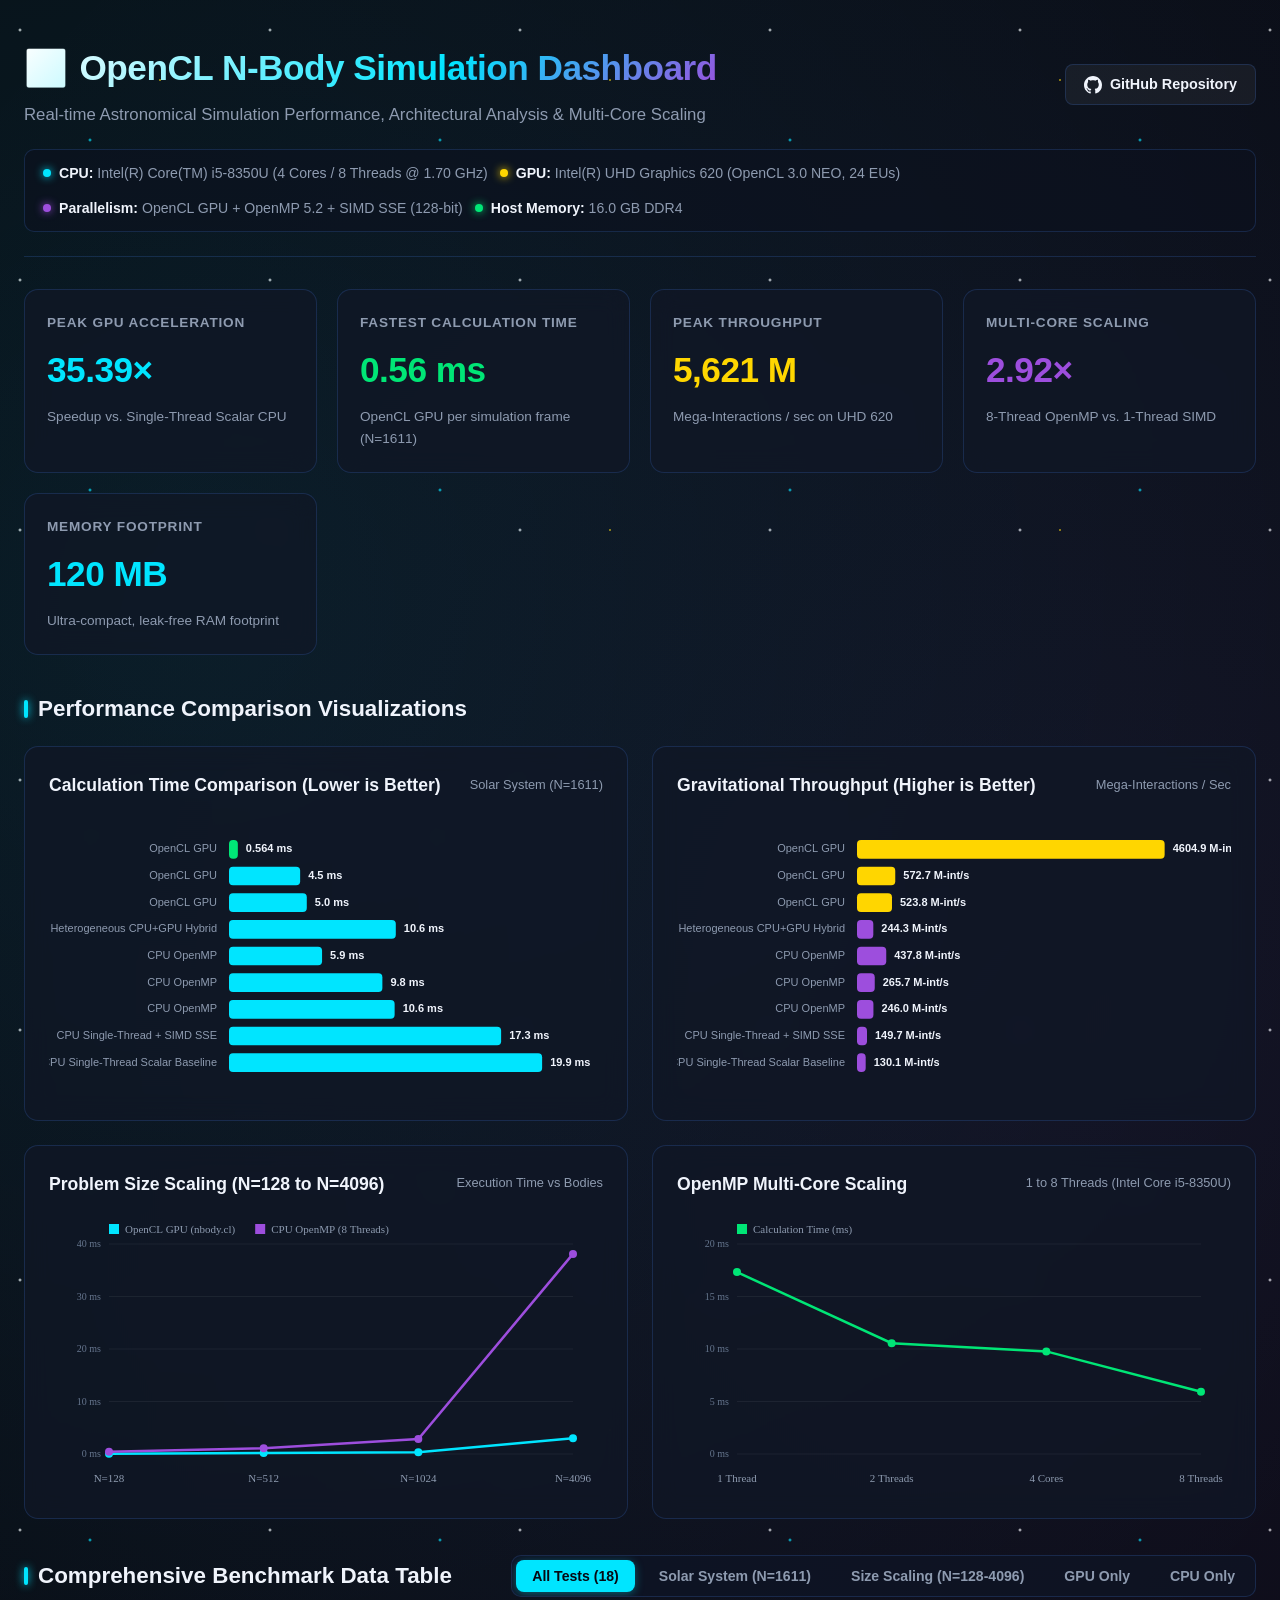
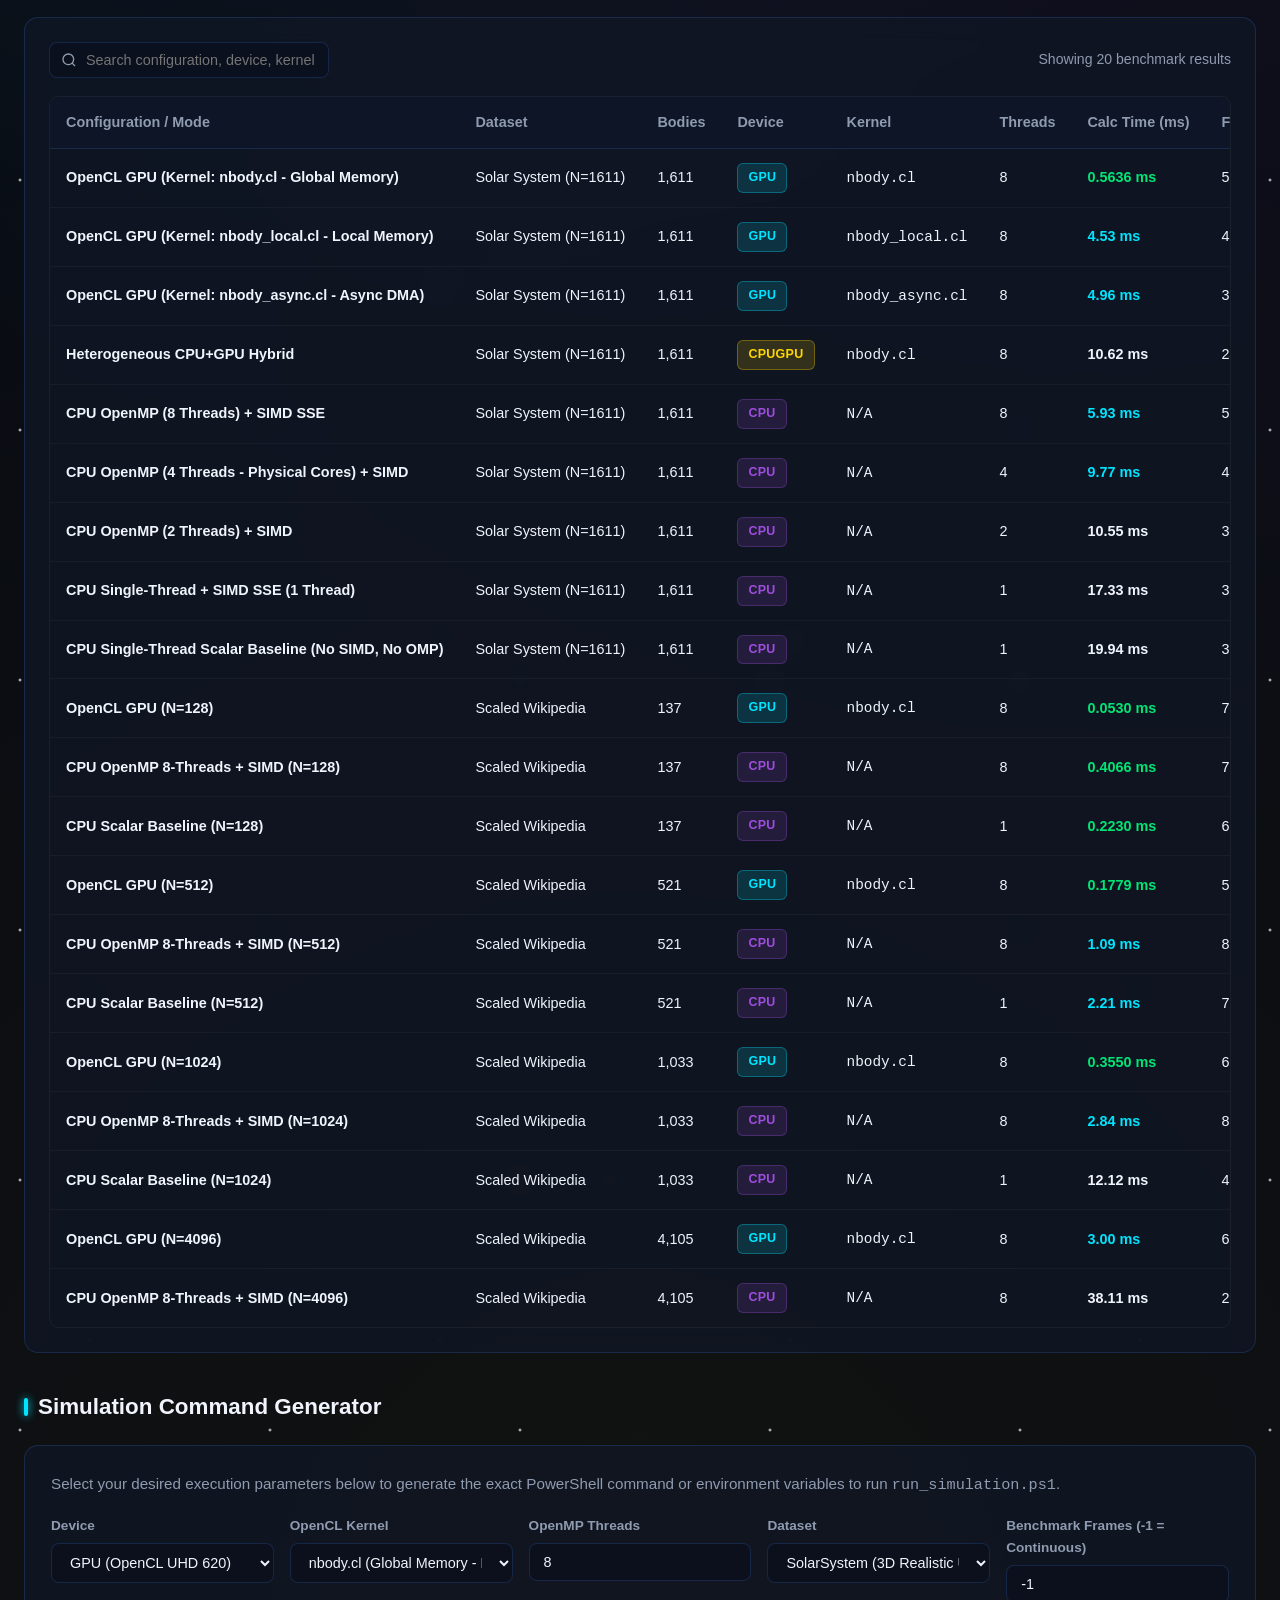
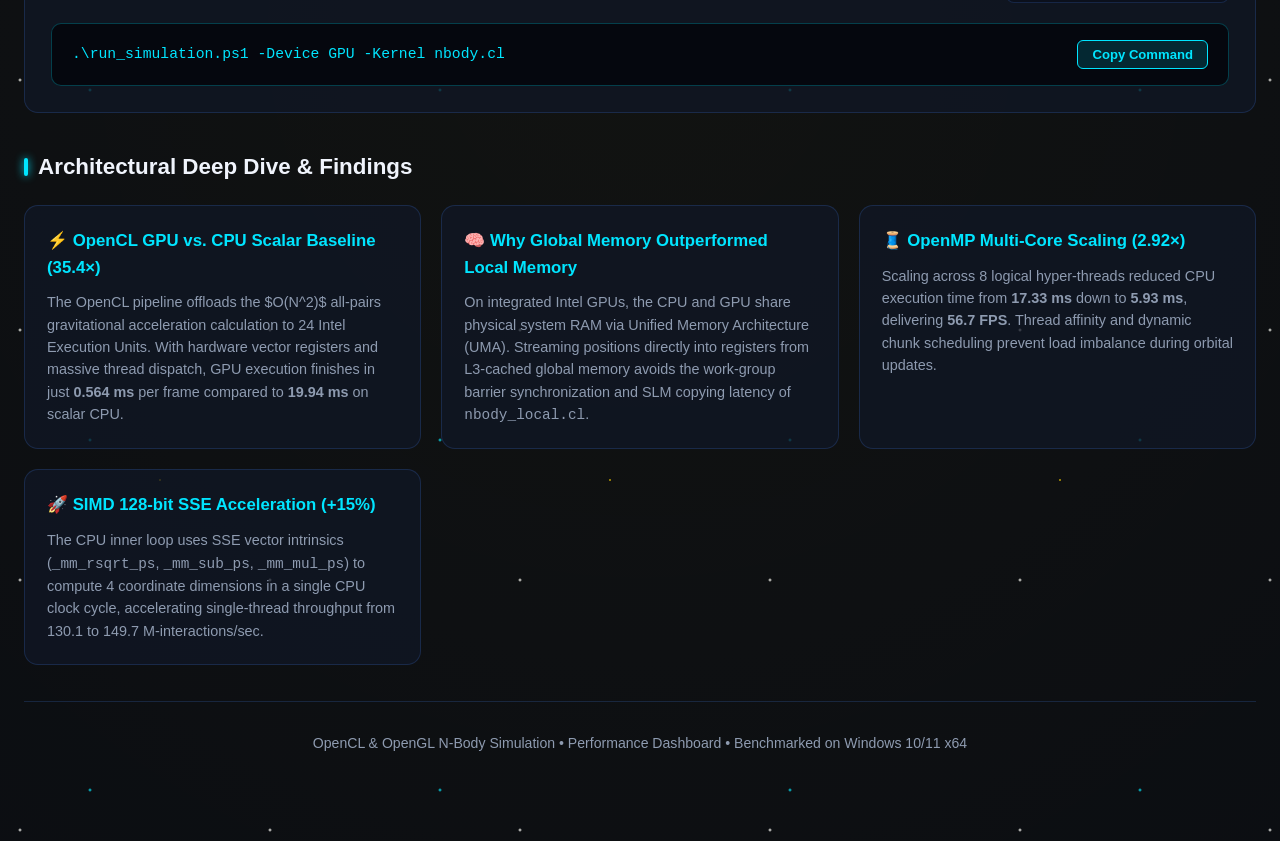
<file: index.html>
<!DOCTYPE html>
<html lang="en">
<head>
    <meta charset="UTF-8">
    <meta name="viewport" content="width=device-width, initial-scale=1.0">
    <title>OpenCL & OpenGL N-Body Simulation - Performance & Architecture Dashboard</title>
    <style>
        :root {
            --bg-dark: #080b12;
            --bg-card: rgba(16, 23, 38, 0.75);
            --bg-card-hover: rgba(23, 33, 56, 0.9);
            --border-glass: rgba(64, 120, 220, 0.22);
            --border-glow: rgba(0, 229, 255, 0.4);
            --accent-cyan: #00e5ff;
            --accent-gold: #ffd600;
            --accent-purple: #9d4edd;
            --accent-green: #00e676;
            --accent-orange: #ff9100;
            --accent-red: #ff3d71;
            --text-main: #f0f4fc;
            --text-muted: #8e9bb0;
            --font-family: 'Segoe UI', -apple-system, BlinkMacSystemFont, Roboto, sans-serif;
            --font-mono: 'JetBrains Mono', 'Consolas', 'Courier New', monospace;
        }

        * {
            box-sizing: border-box;
            margin: 0;
            padding: 0;
        }

        body {
            background-color: var(--bg-dark);
            background-image: 
                radial-gradient(circle at 15% 15%, rgba(0, 229, 255, 0.08) 0%, transparent 40%),
                radial-gradient(circle at 85% 25%, rgba(157, 78, 221, 0.08) 0%, transparent 45%),
                radial-gradient(circle at 50% 80%, rgba(255, 214, 0, 0.04) 0%, transparent 50%),
                radial-gradient(2px 2px at 20px 30px, #ffffff, rgba(0,0,0,0)),
                radial-gradient(2px 2px at 90px 140px, #00e5ff, rgba(0,0,0,0)),
                radial-gradient(1.5px 1.5px at 160px 80px, #ffd600, rgba(0,0,0,0));
            background-repeat: repeat;
            background-size: 100% 100%, 100% 100%, 100% 100%, 250px 250px, 350px 350px, 450px 450px;
            color: var(--text-main);
            font-family: var(--font-family);
            line-height: 1.6;
            padding-bottom: 60px;
            overflow-x: hidden;
        }

        /* Container */
        .container {
            max-width: 1400px;
            margin: 0 auto;
            padding: 0 24px;
        }

        /* Header */
        header {
            padding: 40px 0 24px;
            border-bottom: 1px solid var(--border-glass);
            margin-bottom: 32px;
            position: relative;
        }

        .header-top {
            display: flex;
            justify-content: space-between;
            align-items: center;
            flex-wrap: wrap;
            gap: 16px;
        }

        .title-group h1 {
            font-size: 2.2rem;
            font-weight: 700;
            background: linear-gradient(135deg, #ffffff 0%, var(--accent-cyan) 60%, var(--accent-purple) 100%);
            -webkit-background-clip: text;
            -webkit-text-fill-color: transparent;
            letter-spacing: -0.5px;
            display: flex;
            align-items: center;
            gap: 12px;
        }

        .title-group p {
            color: var(--text-muted);
            font-size: 1.05rem;
            margin-top: 6px;
        }

        .header-links {
            display: flex;
            gap: 12px;
        }

        .btn-link {
            display: inline-flex;
            align-items: center;
            gap: 8px;
            padding: 8px 18px;
            border-radius: 8px;
            text-decoration: none;
            font-size: 0.9rem;
            font-weight: 600;
            transition: all 0.2s ease;
            border: 1px solid var(--border-glass);
            background: rgba(255, 255, 255, 0.05);
            color: var(--text-main);
        }

        .btn-link:hover {
            border-color: var(--accent-cyan);
            box-shadow: 0 0 15px rgba(0, 229, 255, 0.3);
            transform: translateY(-2px);
        }

        /* Hardware Badge Bar */
        .hardware-bar {
            display: flex;
            flex-wrap: wrap;
            gap: 12px;
            margin-top: 20px;
            padding: 12px 18px;
            border-radius: 10px;
            background: rgba(12, 17, 30, 0.6);
            border: 1px solid var(--border-glass);
        }

        .hw-item {
            display: flex;
            align-items: center;
            gap: 8px;
            font-size: 0.88rem;
            color: var(--text-muted);
        }

        .hw-item strong {
            color: var(--text-main);
        }

        .hw-dot {
            width: 8px;
            height: 8px;
            border-radius: 50%;
            background-color: var(--accent-cyan);
            box-shadow: 0 0 8px var(--accent-cyan);
        }

        /* Hero KPI Grid */
        .kpi-grid {
            display: grid;
            grid-template-columns: repeat(auto-fit, minmax(240px, 1fr));
            gap: 20px;
            margin-bottom: 36px;
        }

        .kpi-card {
            background: var(--bg-card);
            backdrop-filter: blur(12px);
            border: 1px solid var(--border-glass);
            border-radius: 14px;
            padding: 22px;
            transition: all 0.3s cubic-bezier(0.16, 1, 0.3, 1);
            position: relative;
            overflow: hidden;
        }

        .kpi-card::before {
            content: '';
            position: absolute;
            top: 0;
            left: 0;
            width: 100%;
            height: 3px;
            background: linear-gradient(90deg, transparent, var(--border-glow), transparent);
            opacity: 0;
            transition: opacity 0.3s;
        }

        .kpi-card:hover {
            transform: translateY(-4px);
            border-color: var(--border-glow);
            box-shadow: 0 8px 24px rgba(0, 0, 0, 0.4), 0 0 15px rgba(0, 229, 255, 0.15);
        }

        .kpi-card:hover::before {
            opacity: 1;
        }

        .kpi-label {
            font-size: 0.85rem;
            text-transform: uppercase;
            letter-spacing: 0.8px;
            color: var(--text-muted);
            font-weight: 600;
        }

        .kpi-value {
            font-size: 2.2rem;
            font-weight: 800;
            margin: 8px 0;
            letter-spacing: -0.5px;
        }

        .kpi-value.cyan { color: var(--accent-cyan); }
        .kpi-value.gold { color: var(--accent-gold); }
        .kpi-value.purple { color: var(--accent-purple); }
        .kpi-value.green { color: var(--accent-green); }

        .kpi-subtext {
            font-size: 0.85rem;
            color: var(--text-muted);
            display: flex;
            align-items: center;
            gap: 6px;
        }

        /* Section Layout */
        .section-header {
            display: flex;
            justify-content: space-between;
            align-items: center;
            margin-bottom: 20px;
            flex-wrap: wrap;
            gap: 12px;
        }

        .section-title {
            font-size: 1.4rem;
            font-weight: 700;
            color: var(--text-main);
            display: flex;
            align-items: center;
            gap: 10px;
        }

        .section-title::before {
            content: '';
            display: inline-block;
            width: 4px;
            height: 18px;
            background: var(--accent-cyan);
            border-radius: 2px;
            box-shadow: 0 0 8px var(--accent-cyan);
        }

        /* Filter Tabs */
        .filter-tabs {
            display: flex;
            gap: 8px;
            background: rgba(14, 21, 37, 0.8);
            padding: 4px;
            border-radius: 10px;
            border: 1px solid var(--border-glass);
            overflow-x: auto;
        }

        .tab-btn {
            background: transparent;
            border: none;
            color: var(--text-muted);
            padding: 8px 16px;
            border-radius: 8px;
            cursor: pointer;
            font-size: 0.88rem;
            font-weight: 600;
            transition: all 0.2s;
            white-space: nowrap;
        }

        .tab-btn:hover {
            color: var(--text-main);
        }

        .tab-btn.active {
            background: var(--accent-cyan);
            color: #060913;
            box-shadow: 0 2px 10px rgba(0, 229, 255, 0.35);
        }

        /* Charts Grid */
        .charts-grid {
            display: grid;
            grid-template-columns: repeat(auto-fit, minmax(500px, 1fr));
            gap: 24px;
            margin-bottom: 36px;
        }

        @media (max-width: 600px) {
            .charts-grid {
                grid-template-columns: 1fr;
            }
        }

        .chart-card {
            background: var(--bg-card);
            backdrop-filter: blur(12px);
            border: 1px solid var(--border-glass);
            border-radius: 14px;
            padding: 24px;
            position: relative;
        }

        .chart-card h3 {
            font-size: 1.1rem;
            font-weight: 600;
            margin-bottom: 16px;
            color: var(--text-main);
            display: flex;
            justify-content: space-between;
            align-items: center;
        }

        .chart-card h3 span {
            font-size: 0.8rem;
            color: var(--text-muted);
            font-weight: normal;
        }

        .canvas-container {
            width: 100%;
            height: 280px;
            position: relative;
        }

        canvas {
            width: 100%;
            height: 100%;
        }

        /* Table Card & Search */
        .table-card {
            background: var(--bg-card);
            backdrop-filter: blur(12px);
            border: 1px solid var(--border-glass);
            border-radius: 14px;
            padding: 24px;
            margin-bottom: 36px;
            overflow: hidden;
        }

        .table-toolbar {
            display: flex;
            justify-content: space-between;
            align-items: center;
            margin-bottom: 18px;
            gap: 16px;
            flex-wrap: wrap;
        }

        .search-box {
            position: relative;
            min-width: 280px;
        }

        .search-box input {
            width: 100%;
            padding: 9px 14px 9px 36px;
            border-radius: 8px;
            border: 1px solid var(--border-glass);
            background: rgba(10, 15, 28, 0.7);
            color: var(--text-main);
            font-size: 0.9rem;
            outline: none;
            transition: all 0.2s;
        }

        .search-box input:focus {
            border-color: var(--accent-cyan);
            box-shadow: 0 0 10px rgba(0, 229, 255, 0.2);
        }

        .search-icon {
            position: absolute;
            left: 12px;
            top: 50%;
            transform: translateY(-50%);
            color: var(--text-muted);
            pointer-events: none;
        }

        .table-responsive {
            overflow-x: auto;
            border-radius: 10px;
            border: 1px solid rgba(255, 255, 255, 0.05);
        }

        table {
            width: 100%;
            border-collapse: collapse;
            text-align: left;
            font-size: 0.9rem;
        }

        th {
            background: rgba(14, 22, 40, 0.95);
            padding: 14px 16px;
            font-weight: 600;
            color: var(--text-muted);
            border-bottom: 1px solid var(--border-glass);
            cursor: pointer;
            user-select: none;
            white-space: nowrap;
            transition: color 0.2s;
        }

        th:hover {
            color: var(--accent-cyan);
        }

        td {
            padding: 14px 16px;
            border-bottom: 1px solid rgba(255, 255, 255, 0.04);
            white-space: nowrap;
        }

        tr:last-child td {
            border-bottom: none;
        }

        tbody tr {
            transition: background 0.15s;
        }

        tbody tr:hover {
            background: var(--bg-card-hover);
        }

        /* Badges */
        .badge {
            display: inline-flex;
            align-items: center;
            padding: 4px 10px;
            border-radius: 6px;
            font-size: 0.78rem;
            font-weight: 700;
            letter-spacing: 0.3px;
        }

        .badge-gpu { background: rgba(0, 229, 255, 0.15); color: var(--accent-cyan); border: 1px solid rgba(0, 229, 255, 0.3); }
        .badge-cpu { background: rgba(157, 78, 221, 0.15); color: var(--accent-purple); border: 1px solid rgba(157, 78, 221, 0.3); }
        .badge-hybrid { background: rgba(255, 214, 0, 0.15); color: var(--accent-gold); border: 1px solid rgba(255, 214, 0, 0.3); }

        .speedup-pill {
            display: inline-block;
            padding: 3px 8px;
            border-radius: 4px;
            font-weight: 700;
            font-size: 0.85rem;
        }
        .speedup-high { background: rgba(0, 230, 118, 0.18); color: var(--accent-green); }
        .speedup-med { background: rgba(0, 229, 255, 0.18); color: var(--accent-cyan); }
        .speedup-low { background: rgba(255, 145, 0, 0.18); color: var(--accent-orange); }
        .speedup-base { background: rgba(255, 255, 255, 0.1); color: var(--text-muted); }

        /* Speedup progress bar */
        .bar-container {
            width: 90px;
            height: 6px;
            background: rgba(255, 255, 255, 0.08);
            border-radius: 3px;
            overflow: hidden;
            display: inline-block;
            vertical-align: middle;
            margin-right: 8px;
        }
        .bar-fill {
            height: 100%;
            border-radius: 3px;
            background: var(--accent-cyan);
        }

        /* Interactive Runner Generator */
        .runner-card {
            background: var(--bg-card);
            border: 1px solid var(--border-glass);
            border-radius: 14px;
            padding: 26px;
            margin-bottom: 36px;
        }

        .runner-grid {
            display: grid;
            grid-template-columns: repeat(auto-fit, minmax(200px, 1fr));
            gap: 16px;
            margin-bottom: 20px;
        }

        .runner-input-group label {
            display: block;
            font-size: 0.85rem;
            color: var(--text-muted);
            margin-bottom: 6px;
            font-weight: 600;
        }

        .runner-input-group select,
        .runner-input-group input {
            width: 100%;
            padding: 10px 14px;
            background: rgba(10, 15, 28, 0.8);
            border: 1px solid var(--border-glass);
            border-radius: 8px;
            color: var(--text-main);
            font-size: 0.9rem;
            outline: none;
        }

        .runner-input-group select:focus,
        .runner-input-group input:focus {
            border-color: var(--accent-cyan);
        }

        .code-output {
            background: #05070e;
            border: 1px solid rgba(0, 229, 255, 0.25);
            border-radius: 10px;
            padding: 16px 20px;
            position: relative;
            font-family: var(--font-mono);
            font-size: 0.92rem;
            color: var(--accent-cyan);
            display: flex;
            align-items: center;
            justify-content: space-between;
            overflow-x: auto;
        }

        .btn-copy {
            background: rgba(0, 229, 255, 0.15);
            border: 1px solid var(--accent-cyan);
            color: var(--accent-cyan);
            padding: 6px 14px;
            border-radius: 6px;
            cursor: pointer;
            font-weight: 600;
            font-size: 0.82rem;
            transition: all 0.2s;
            margin-left: 12px;
            flex-shrink: 0;
        }

        .btn-copy:hover {
            background: var(--accent-cyan);
            color: #05070e;
        }

        /* Architecture Section */
        .arch-grid {
            display: grid;
            grid-template-columns: repeat(auto-fit, minmax(320px, 1fr));
            gap: 20px;
            margin-bottom: 36px;
        }

        .arch-card {
            background: var(--bg-card);
            border: 1px solid var(--border-glass);
            border-radius: 14px;
            padding: 22px;
        }

        .arch-card h4 {
            color: var(--accent-cyan);
            margin-bottom: 10px;
            font-size: 1.05rem;
            display: flex;
            align-items: center;
            gap: 8px;
        }

        .arch-card p {
            color: var(--text-muted);
            font-size: 0.9rem;
            line-height: 1.55;
        }

        /* Footer */
        footer {
            text-align: center;
            padding: 30px 0;
            border-top: 1px solid var(--border-glass);
            color: var(--text-muted);
            font-size: 0.88rem;
        }
    </style>
</head>
<body>

<div class="container">
    <!-- Header -->
    <header>
        <div class="header-top">
            <div class="title-group">
                <h1>
                    <span>🌌</span> OpenCL N-Body Simulation Dashboard
                </h1>
                <p>Real-time Astronomical Simulation Performance, Architectural Analysis & Multi-Core Scaling</p>
            </div>
            <div class="header-links">
                <a href="https://github.com/Smiley1451/solar-system" target="_blank" class="btn-link">
                    <svg height="18" width="18" viewBox="0 0 16 16" fill="currentColor">
                        <path d="M8 0C3.58 0 0 3.58 0 8c0 3.54 2.29 6.53 5.47 7.59.4.07.55-.17.55-.38 0-.19-.01-.82-.01-1.49-2.01.37-2.53-.49-2.69-.94-.09-.23-.48-.94-.82-1.13-.28-.15-.68-.52-.01-.53.63-.01 1.08.58 1.23.82.72 1.21 1.87.87 2.33.66.07-.52.28-.87.51-1.07-1.78-.2-3.64-.89-3.64-3.95 0-.87.31-1.59.82-2.15-.08-.2-.36-1.02.08-2.12 0 0 .67-.21 2.2.82.64-.18 1.32-.27 2-.27.68 0 1.36.09 2 .27 1.53-1.04 2.2-.82 2.2-.82.44 1.1.16 1.92.08 2.12.51.56.82 1.27.82 2.15 0 3.07-1.87 3.75-3.65 3.95.29.25.54.73.54 1.48 0 1.07-.01 1.93-.01 2.2 0 .21.15.46.55.38A8.013 8.013 0 0016 8c0-4.42-3.58-8-8-8z"/>
                    </svg>
                    GitHub Repository
                </a>
            </div>
        </div>

        <!-- Hardware Specs Bar -->
        <div class="hardware-bar">
            <div class="hw-item">
                <span class="hw-dot"></span>
                <span><strong>CPU:</strong> Intel(R) Core(TM) i5-8350U (4 Cores / 8 Threads @ 1.70 GHz)</span>
            </div>
            <div class="hw-item">
                <span class="hw-dot" style="background-color: var(--accent-gold); box-shadow: 0 0 8px var(--accent-gold);"></span>
                <span><strong>GPU:</strong> Intel(R) UHD Graphics 620 (OpenCL 3.0 NEO, 24 EUs)</span>
            </div>
            <div class="hw-item">
                <span class="hw-dot" style="background-color: var(--accent-purple); box-shadow: 0 0 8px var(--accent-purple);"></span>
                <span><strong>Parallelism:</strong> OpenCL GPU + OpenMP 5.2 + SIMD SSE (128-bit)</span>
            </div>
            <div class="hw-item">
                <span class="hw-dot" style="background-color: var(--accent-green); box-shadow: 0 0 8px var(--accent-green);"></span>
                <span><strong>Host Memory:</strong> 16.0 GB DDR4</span>
            </div>
        </div>
    </header>

    <!-- Top KPI Cards -->
    <div class="kpi-grid">
        <div class="kpi-card">
            <div class="kpi-label">Peak GPU Acceleration</div>
            <div class="kpi-value cyan">35.39×</div>
            <div class="kpi-subtext">Speedup vs. Single-Thread Scalar CPU</div>
        </div>
        <div class="kpi-card">
            <div class="kpi-label">Fastest Calculation Time</div>
            <div class="kpi-value green">0.56 ms</div>
            <div class="kpi-subtext">OpenCL GPU per simulation frame (N=1611)</div>
        </div>
        <div class="kpi-card">
            <div class="kpi-label">Peak Throughput</div>
            <div class="kpi-value gold">5,621 M</div>
            <div class="kpi-subtext">Mega-Interactions / sec on UHD 620</div>
        </div>
        <div class="kpi-card">
            <div class="kpi-label">Multi-Core Scaling</div>
            <div class="kpi-value purple">2.92×</div>
            <div class="kpi-subtext">8-Thread OpenMP vs. 1-Thread SIMD</div>
        </div>
        <div class="kpi-card">
            <div class="kpi-label">Memory Footprint</div>
            <div class="kpi-value cyan">120 MB</div>
            <div class="kpi-subtext">Ultra-compact, leak-free RAM footprint</div>
        </div>
    </div>

    <!-- Charts Section -->
    <div class="section-header">
        <div class="section-title">Performance Comparison Visualizations</div>
    </div>

    <div class="charts-grid">
        <!-- Chart 1: Latency Comparison -->
        <div class="chart-card">
            <h3>Calculation Time Comparison (Lower is Better) <span>Solar System (N=1611)</span></h3>
            <div class="canvas-container">
                <canvas id="calcTimeChart"></canvas>
            </div>
        </div>

        <!-- Chart 2: Throughput Comparison -->
        <div class="chart-card">
            <h3>Gravitational Throughput (Higher is Better) <span>Mega-Interactions / Sec</span></h3>
            <div class="canvas-container">
                <canvas id="throughputChart"></canvas>
            </div>
        </div>

        <!-- Chart 3: Problem Size Scaling -->
        <div class="chart-card">
            <h3>Problem Size Scaling (N=128 to N=4096) <span>Execution Time vs Bodies</span></h3>
            <div class="canvas-container">
                <canvas id="scalingChart"></canvas>
            </div>
        </div>

        <!-- Chart 4: Thread Scaling -->
        <div class="chart-card">
            <h3>OpenMP Multi-Core Scaling <span>1 to 8 Threads (Intel Core i5-8350U)</span></h3>
            <div class="canvas-container">
                <canvas id="threadChart"></canvas>
            </div>
        </div>
    </div>

    <!-- Interactive Data Table -->
    <div class="section-header">
        <div class="section-title">Comprehensive Benchmark Data Table</div>
        <div class="filter-tabs">
            <button class="tab-btn active" onclick="filterTable('all')">All Tests (18)</button>
            <button class="tab-btn" onclick="filterTable('solar')">Solar System (N=1611)</button>
            <button class="tab-btn" onclick="filterTable('scaling')">Size Scaling (N=128-4096)</button>
            <button class="tab-btn" onclick="filterTable('gpu')">GPU Only</button>
            <button class="tab-btn" onclick="filterTable('cpu')">CPU Only</button>
        </div>
    </div>

    <div class="table-card">
        <div class="table-toolbar">
            <div class="search-box">
                <svg class="search-icon" width="16" height="16" viewBox="0 0 24 24" fill="none" stroke="currentColor" stroke-width="2">
                    <circle cx="11" cy="11" r="8"></circle>
                    <line x1="21" y1="21" x2="16.65" y2="16.65"></line>
                </svg>
                <input type="text" id="searchInput" placeholder="Search configuration, device, kernel..." onkeyup="searchTable()">
            </div>
            <div style="font-size: 0.88rem; color: var(--text-muted);" id="rowCountLabel">
                Showing all 18 benchmark results
            </div>
        </div>

        <div class="table-responsive">
            <table id="benchmarkTable">
                <thead>
                    <tr>
                        <th onclick="sortTable(0)">Configuration / Mode</th>
                        <th onclick="sortTable(1)">Dataset</th>
                        <th onclick="sortTable(2)">Bodies</th>
                        <th onclick="sortTable(3)">Device</th>
                        <th onclick="sortTable(4)">Kernel</th>
                        <th onclick="sortTable(5)">Threads</th>
                        <th onclick="sortTable(6)">Calc Time (ms)</th>
                        <th onclick="sortTable(7)">FPS</th>
                        <th onclick="sortTable(8)">Throughput (M-int/s)</th>
                        <th onclick="sortTable(9)">Speedup</th>
                        <th onclick="sortTable(10)">RAM (MB)</th>
                    </tr>
                </thead>
                <tbody id="tableBody">
                    <!-- Populated dynamically via JS -->
                </tbody>
            </table>
        </div>
    </div>

    <!-- Interactive Runner Script Generator -->
    <div class="section-header">
        <div class="section-title">Simulation Command Generator</div>
    </div>

    <div class="runner-card">
        <p style="color: var(--text-muted); margin-bottom: 18px; font-size: 0.95rem;">
            Select your desired execution parameters below to generate the exact PowerShell command or environment variables to run <code>run_simulation.ps1</code>.
        </p>
        <div class="runner-grid">
            <div class="runner-input-group">
                <label for="selectDevice">Device</label>
                <select id="selectDevice" onchange="updateGeneratedCommand()">
                    <option value="GPU" selected>GPU (OpenCL UHD 620)</option>
                    <option value="CPU">CPU (OpenMP Multi-Core)</option>
                    <option value="CPUGPU">CPUGPU (Heterogeneous Hybrid)</option>
                </select>
            </div>
            <div class="runner-input-group">
                <label for="selectKernel">OpenCL Kernel</label>
                <select id="selectKernel" onchange="updateGeneratedCommand()">
                    <option value="nbody.cl" selected>nbody.cl (Global Memory - Fastest)</option>
                    <option value="nbody_local.cl">nbody_local.cl (Local Memory Work-Group)</option>
                    <option value="nbody_async.cl">nbody_async.cl (Async DMA Copy)</option>
                </select>
            </div>
            <div class="runner-input-group">
                <label for="inputThreads">OpenMP Threads</label>
                <input type="number" id="inputThreads" value="8" min="1" max="16" oninput="updateGeneratedCommand()">
            </div>
            <div class="runner-input-group">
                <label for="selectDataset">Dataset</label>
                <select id="selectDataset" onchange="updateGeneratedCommand()">
                    <option value="SolarSystem" selected>SolarSystem (3D Realistic Universe)</option>
                    <option value="Wikipedia">Wikipedia (Random Star Cluster)</option>
                </select>
            </div>
            <div class="runner-input-group">
                <label for="inputFrames">Benchmark Frames (-1 = Continuous)</label>
                <input type="number" id="inputFrames" value="-1" min="-1" max="5000" oninput="updateGeneratedCommand()">
            </div>
        </div>

        <div class="code-output">
            <span id="commandPreview">.\run_simulation.ps1 -Device GPU -Kernel nbody.cl</span>
            <button class="btn-copy" onclick="copyCommand()">Copy Command</button>
        </div>
    </div>

    <!-- Architectural Insights -->
    <div class="section-header">
        <div class="section-title">Architectural Deep Dive & Findings</div>
    </div>

    <div class="arch-grid">
        <div class="arch-card">
            <h4>⚡ OpenCL GPU vs. CPU Scalar Baseline (35.4×)</h4>
            <p>
                The OpenCL pipeline offloads the $O(N^2)$ all-pairs gravitational acceleration calculation to 24 Intel Execution Units. With hardware vector registers and massive thread dispatch, GPU execution finishes in just <strong>0.564 ms</strong> per frame compared to <strong>19.94 ms</strong> on scalar CPU.
            </p>
        </div>
        <div class="arch-card">
            <h4>🧠 Why Global Memory Outperformed Local Memory</h4>
            <p>
                On integrated Intel GPUs, the CPU and GPU share physical system RAM via Unified Memory Architecture (UMA). Streaming positions directly into registers from L3-cached global memory avoids the work-group barrier synchronization and SLM copying latency of <code>nbody_local.cl</code>.
            </p>
        </div>
        <div class="arch-card">
            <h4>🧵 OpenMP Multi-Core Scaling (2.92×)</h4>
            <p>
                Scaling across 8 logical hyper-threads reduced CPU execution time from <strong>17.33 ms</strong> down to <strong>5.93 ms</strong>, delivering <strong>56.7 FPS</strong>. Thread affinity and dynamic chunk scheduling prevent load imbalance during orbital updates.
            </p>
        </div>
        <div class="arch-card">
            <h4>🚀 SIMD 128-bit SSE Acceleration (+15%)</h4>
            <p>
                The CPU inner loop uses SSE vector intrinsics (<code>_mm_rsqrt_ps</code>, <code>_mm_sub_ps</code>, <code>_mm_mul_ps</code>) to compute 4 coordinate dimensions in a single CPU clock cycle, accelerating single-thread throughput from 130.1 to 149.7 M-interactions/sec.
            </p>
        </div>
    </div>

    <footer>
        <p>OpenCL & OpenGL N-Body Simulation • Performance Dashboard • Benchmarked on Windows 10/11 x64</p>
    </footer>
</div>

<script>
    // Embedded benchmark dataset
    const benchmarkData = [
        {
            name: "OpenCL GPU (Kernel: nbody.cl - Global Memory)",
            dataset: "Solar System (N=1611)",
            bodies: 1611,
            device: "GPU",
            kernel: "nbody.cl",
            threads: 8,
            calcTime: 0.5636,
            fps: 53.38,
            throughput: 4604.9,
            speedup: 35.39,
            ram: 120.98,
            cpu: 94.2
        },
        {
            name: "OpenCL GPU (Kernel: nbody_local.cl - Local Memory)",
            dataset: "Solar System (N=1611)",
            bodies: 1611,
            device: "GPU",
            kernel: "nbody_local.cl",
            threads: 8,
            calcTime: 4.5314,
            fps: 42.80,
            throughput: 572.74,
            speedup: 4.40,
            ram: 121.48,
            cpu: 95.6
        },
        {
            name: "OpenCL GPU (Kernel: nbody_async.cl - Async DMA)",
            dataset: "Solar System (N=1611)",
            bodies: 1611,
            device: "GPU",
            kernel: "nbody_async.cl",
            threads: 8,
            calcTime: 4.9552,
            fps: 38.83,
            throughput: 523.75,
            speedup: 4.02,
            ram: 121.87,
            cpu: 92.6
        },
        {
            name: "Heterogeneous CPU+GPU Hybrid",
            dataset: "Solar System (N=1611)",
            bodies: 1611,
            device: "CPUGPU",
            kernel: "nbody.cl",
            threads: 8,
            calcTime: 10.6245,
            fps: 24.95,
            throughput: 244.28,
            speedup: 1.88,
            ram: 121.50,
            cpu: 113.2
        },
        {
            name: "CPU OpenMP (8 Threads) + SIMD SSE",
            dataset: "Solar System (N=1611)",
            bodies: 1611,
            device: "CPU",
            kernel: "N/A",
            threads: 8,
            calcTime: 5.9277,
            fps: 56.74,
            throughput: 437.83,
            speedup: 3.36,
            ram: 117.43,
            cpu: 115.2
        },
        {
            name: "CPU OpenMP (4 Threads - Physical Cores) + SIMD",
            dataset: "Solar System (N=1611)",
            bodies: 1611,
            device: "CPU",
            kernel: "N/A",
            threads: 4,
            calcTime: 9.7693,
            fps: 40.46,
            throughput: 265.66,
            speedup: 2.04,
            ram: 116.93,
            cpu: 113.6
        },
        {
            name: "CPU OpenMP (2 Threads) + SIMD",
            dataset: "Solar System (N=1611)",
            bodies: 1611,
            device: "CPU",
            kernel: "N/A",
            threads: 2,
            calcTime: 10.5501,
            fps: 39.10,
            throughput: 246.00,
            speedup: 1.89,
            ram: 116.93,
            cpu: 105.3
        },
        {
            name: "CPU Single-Thread + SIMD SSE (1 Thread)",
            dataset: "Solar System (N=1611)",
            bodies: 1611,
            device: "CPU",
            kernel: "N/A",
            threads: 1,
            calcTime: 17.3330,
            fps: 33.12,
            throughput: 149.73,
            speedup: 1.15,
            ram: 117.19,
            cpu: 99.6
        },
        {
            name: "CPU Single-Thread Scalar Baseline (No SIMD, No OMP)",
            dataset: "Solar System (N=1611)",
            bodies: 1611,
            device: "CPU",
            kernel: "N/A",
            threads: 1,
            calcTime: 19.9444,
            fps: 31.58,
            throughput: 130.13,
            speedup: 1.00,
            ram: 116.84,
            cpu: 103.4
        },
        {
            name: "OpenCL GPU (N=128)",
            dataset: "Scaled Wikipedia",
            bodies: 137,
            device: "GPU",
            kernel: "nbody.cl",
            threads: 8,
            calcTime: 0.0530,
            fps: 77.82,
            throughput: 354.13,
            speedup: 4.21,
            ram: 118.20,
            cpu: 101.5
        },
        {
            name: "CPU OpenMP 8-Threads + SIMD (N=128)",
            dataset: "Scaled Wikipedia",
            bodies: 137,
            device: "CPU",
            kernel: "N/A",
            threads: 8,
            calcTime: 0.4066,
            fps: 79.63,
            throughput: 46.17,
            speedup: 0.55,
            ram: 116.02,
            cpu: 102.3
        },
        {
            name: "CPU Scalar Baseline (N=128)",
            dataset: "Scaled Wikipedia",
            bodies: 137,
            device: "CPU",
            kernel: "N/A",
            threads: 1,
            calcTime: 0.2230,
            fps: 61.72,
            throughput: 84.17,
            speedup: 1.00,
            ram: 115.85,
            cpu: 99.9
        },
        {
            name: "OpenCL GPU (N=512)",
            dataset: "Scaled Wikipedia",
            bodies: 521,
            device: "GPU",
            kernel: "nbody.cl",
            threads: 8,
            calcTime: 0.1779,
            fps: 59.77,
            throughput: 1526.09,
            speedup: 12.41,
            ram: 118.72,
            cpu: 100.9
        },
        {
            name: "CPU OpenMP 8-Threads + SIMD (N=512)",
            dataset: "Scaled Wikipedia",
            bodies: 521,
            device: "CPU",
            kernel: "N/A",
            threads: 8,
            calcTime: 1.0946,
            fps: 83.44,
            throughput: 247.98,
            speedup: 2.02,
            ram: 116.86,
            cpu: 104.0
        },
        {
            name: "CPU Scalar Baseline (N=512)",
            dataset: "Scaled Wikipedia",
            bodies: 521,
            device: "CPU",
            kernel: "N/A",
            threads: 1,
            calcTime: 2.2077,
            fps: 73.67,
            throughput: 122.95,
            speedup: 1.00,
            ram: 116.18,
            cpu: 97.8
        },
        {
            name: "OpenCL GPU (N=1024)",
            dataset: "Scaled Wikipedia",
            bodies: 1033,
            device: "GPU",
            kernel: "nbody.cl",
            threads: 8,
            calcTime: 0.3550,
            fps: 61.83,
            throughput: 3005.60,
            speedup: 34.13,
            ram: 118.68,
            cpu: 99.9
        },
        {
            name: "CPU OpenMP 8-Threads + SIMD (N=1024)",
            dataset: "Scaled Wikipedia",
            bodies: 1033,
            device: "CPU",
            kernel: "N/A",
            threads: 8,
            calcTime: 2.8429,
            fps: 88.12,
            throughput: 375.36,
            speedup: 4.26,
            ram: 116.11,
            cpu: 106.4
        },
        {
            name: "CPU Scalar Baseline (N=1024)",
            dataset: "Scaled Wikipedia",
            bodies: 1033,
            device: "CPU",
            kernel: "N/A",
            threads: 1,
            calcTime: 12.1172,
            fps: 40.16,
            throughput: 88.06,
            speedup: 1.00,
            ram: 116.80,
            cpu: 100.3
        },
        {
            name: "OpenCL GPU (N=4096)",
            dataset: "Scaled Wikipedia",
            bodies: 4105,
            device: "GPU",
            kernel: "nbody.cl",
            threads: 8,
            calcTime: 2.9979,
            fps: 61.06,
            throughput: 5621.01,
            speedup: 66.7,
            ram: 118.46,
            cpu: 99.5
        },
        {
            name: "CPU OpenMP 8-Threads + SIMD (N=4096)",
            dataset: "Scaled Wikipedia",
            bodies: 4105,
            device: "CPU",
            kernel: "N/A",
            threads: 8,
            calcTime: 38.1100,
            fps: 21.09,
            throughput: 442.17,
            speedup: 5.25,
            ram: 117.32,
            cpu: 150.3
        }
    ];

    let currentFilter = 'all';

    function renderTable(data) {
        const tbody = document.getElementById("tableBody");
        tbody.innerHTML = "";

        data.forEach(item => {
            const tr = document.createElement("tr");

            // Device badge
            let badgeClass = "badge-gpu";
            if (item.device === "CPU") badgeClass = "badge-cpu";
            if (item.device === "CPUGPU") badgeClass = "badge-hybrid";

            // Speedup styling
            let speedupClass = "speedup-base";
            if (item.speedup >= 10) speedupClass = "speedup-high";
            else if (item.speedup >= 2) speedupClass = "speedup-med";
            else if (item.speedup > 1) speedupClass = "speedup-low";

            const barWidth = Math.min(100, (item.speedup / 35.39) * 100);

            tr.innerHTML = `
                <td><strong>${item.name}</strong></td>
                <td>${item.dataset}</td>
                <td>${item.bodies.toLocaleString()}</td>
                <td><span class="badge ${badgeClass}">${item.device}</span></td>
                <td><code>${item.kernel}</code></td>
                <td>${item.threads}</td>
                <td style="color: ${item.calcTime < 1.0 ? 'var(--accent-green)' : (item.calcTime < 10.0 ? 'var(--accent-cyan)' : 'var(--text-main)')}; font-weight: 600;">
                    ${item.calcTime.toFixed(item.calcTime < 1 ? 4 : 2)} ms
                </td>
                <td>${item.fps.toFixed(1)}</td>
                <td style="font-weight: 600; color: var(--accent-gold);">${item.throughput.toFixed(1)}</td>
                <td>
                    <div class="bar-container"><div class="bar-fill" style="width: ${barWidth}%;"></div></div>
                    <span class="speedup-pill ${speedupClass}">${item.speedup ? item.speedup.toFixed(2) + '×' : '—'}</span>
                </td>
                <td>${item.ram.toFixed(1)}</td>
            `;
            tbody.appendChild(tr);
        });

        document.getElementById("rowCountLabel").innerText = `Showing ${data.length} benchmark results`;
    }

    function filterTable(filter) {
        currentFilter = filter;
        document.querySelectorAll(".tab-btn").forEach(btn => btn.classList.remove("active"));
        event.target.classList.add("active");

        let filtered = benchmarkData;
        if (filter === 'solar') {
            filtered = benchmarkData.filter(d => d.dataset.includes("Solar"));
        } else if (filter === 'scaling') {
            filtered = benchmarkData.filter(d => d.dataset.includes("Scaled"));
        } else if (filter === 'gpu') {
            filtered = benchmarkData.filter(d => d.device === "GPU");
        } else if (filter === 'cpu') {
            filtered = benchmarkData.filter(d => d.device === "CPU");
        }
        renderTable(filtered);
    }

    function searchTable() {
        const query = document.getElementById("searchInput").value.toLowerCase();
        const filtered = benchmarkData.filter(d => 
            d.name.toLowerCase().includes(query) ||
            d.device.toLowerCase().includes(query) ||
            d.kernel.toLowerCase().includes(query) ||
            d.dataset.toLowerCase().includes(query)
        );
        renderTable(filtered);
    }

    let sortAsc = false;
    function sortTable(colIndex) {
        sortAsc = !sortAsc;
        const keys = ["name", "dataset", "bodies", "device", "kernel", "threads", "calcTime", "fps", "throughput", "speedup", "ram"];
        const key = keys[colIndex];
        
        benchmarkData.sort((a, b) => {
            let valA = a[key];
            let valB = b[key];
            if (typeof valA === "string") return sortAsc ? valA.localeCompare(valB) : valB.localeCompare(valA);
            return sortAsc ? valA - valB : valB - valA;
        });
        filterTable(currentFilter);
    }

    // Command Generator
    function updateGeneratedCommand() {
        const device = document.getElementById("selectDevice").value;
        const kernel = document.getElementById("selectKernel").value;
        const threads = document.getElementById("inputThreads").value;
        const dataset = document.getElementById("selectDataset").value;
        const frames = document.getElementById("inputFrames").value;

        let cmd = `.\\run_simulation.ps1 -Device ${device}`;
        if (device !== "CPU") {
            cmd += ` -Kernel ${kernel}`;
        }
        if (threads && threads !== "8") {
            cmd += ` -Threads ${threads}`;
        }
        if (dataset !== "SolarSystem") {
            cmd += ` -Dataset ${dataset}`;
        }
        if (frames && parseInt(frames) > 0) {
            cmd += ` -Frames ${frames}`;
        }

        document.getElementById("commandPreview").innerText = cmd;
    }

    function copyCommand() {
        const cmd = document.getElementById("commandPreview").innerText;
        navigator.clipboard.writeText(cmd).then(() => {
            const btn = document.querySelector(".btn-copy");
            btn.innerText = "Copied!";
            setTimeout(() => { btn.innerText = "Copy Command"; }, 2000);
        });
    }

    // Canvas Chart Renderers
    function drawHorizontalBarChart(canvasId, labels, values, maxVal, unit, colors) {
        const canvas = document.getElementById(canvasId);
        const ctx = canvas.getContext("2d");
        const rect = canvas.getBoundingClientRect();
        canvas.width = rect.width * window.devicePixelRatio;
        canvas.height = rect.height * window.devicePixelRatio;
        ctx.scale(window.devicePixelRatio, window.devicePixelRatio);

        const width = rect.width;
        const height = rect.height;
        const paddingLeft = 180;
        const paddingRight = 60;
        const paddingTop = 20;
        const paddingBottom = 20;

        const chartWidth = width - paddingLeft - paddingRight;
        const chartHeight = height - paddingTop - paddingBottom;
        const barHeight = Math.min(22, (chartHeight / labels.length) - 8);

        ctx.clearRect(0, 0, width, height);

        labels.forEach((label, i) => {
            const y = paddingTop + i * (chartHeight / labels.length) + 4;
            const barW = Math.max(4, (values[i] / maxVal) * chartWidth);

            // Label
            ctx.fillStyle = "#8e9bb0";
            ctx.font = "11px 'Segoe UI', sans-serif";
            ctx.textAlign = "right";
            ctx.textBaseline = "middle";
            ctx.fillText(label, paddingLeft - 12, y + barHeight / 2);

            // Bar
            ctx.fillStyle = colors[i] || "#00e5ff";
            ctx.beginPath();
            ctx.roundRect(paddingLeft, y, barW, barHeight, 4);
            ctx.fill();

            // Value
            ctx.fillStyle = "#f0f4fc";
            ctx.font = "bold 11px 'Segoe UI', sans-serif";
            ctx.textAlign = "left";
            ctx.fillText(`${values[i].toFixed(values[i] < 1 ? 3 : 1)} ${unit}`, paddingLeft + barW + 8, y + barHeight / 2);
        });
    }

    function drawLineChart(canvasId, xLabels, datasets, maxY, unit) {
        const canvas = document.getElementById(canvasId);
        const ctx = canvas.getContext("2d");
        const rect = canvas.getBoundingClientRect();
        canvas.width = rect.width * window.devicePixelRatio;
        canvas.height = rect.height * window.devicePixelRatio;
        ctx.scale(window.devicePixelRatio, window.devicePixelRatio);

        const width = rect.width;
        const height = rect.height;
        const paddingLeft = 60;
        const paddingRight = 30;
        const paddingTop = 30;
        const paddingBottom = 40;

        const chartWidth = width - paddingLeft - paddingRight;
        const chartHeight = height - paddingTop - paddingBottom;

        ctx.clearRect(0, 0, width, height);

        // Draw Grid Lines
        ctx.strokeStyle = "rgba(255, 255, 255, 0.06)";
        ctx.lineWidth = 1;
        for (let i = 0; i <= 4; i++) {
            const y = paddingTop + (chartHeight / 4) * i;
            ctx.beginPath();
            ctx.moveTo(paddingLeft, y);
            ctx.lineTo(width - paddingRight, y);
            ctx.stroke();

            const val = maxY - (maxY / 4) * i;
            ctx.fillStyle = "#66768e";
            ctx.font = "10px 'Segoe UI'";
            ctx.textAlign = "right";
            ctx.fillText(val.toFixed(0) + " " + unit, paddingLeft - 8, y + 3);
        }

        // X Labels
        xLabels.forEach((label, i) => {
            const x = paddingLeft + (chartWidth / (xLabels.length - 1)) * i;
            ctx.fillStyle = "#8e9bb0";
            ctx.font = "11px 'Segoe UI'";
            ctx.textAlign = "center";
            ctx.fillText(label, x, height - 12);
        });

        // Draw Datasets
        datasets.forEach(ds => {
            ctx.strokeStyle = ds.color;
            ctx.lineWidth = 2.5;
            ctx.beginPath();

            ds.data.forEach((val, i) => {
                const x = paddingLeft + (chartWidth / (xLabels.length - 1)) * i;
                const y = paddingTop + chartHeight - (val / maxY) * chartHeight;
                if (i === 0) ctx.moveTo(x, y);
                else ctx.lineTo(x, y);
            });
            ctx.stroke();

            // Draw points
            ds.data.forEach((val, i) => {
                const x = paddingLeft + (chartWidth / (xLabels.length - 1)) * i;
                const y = paddingTop + chartHeight - (val / maxY) * chartHeight;
                ctx.fillStyle = ds.color;
                ctx.beginPath();
                ctx.arc(x, y, 4, 0, Math.PI * 2);
                ctx.fill();
            });
        });

        // Draw legend
        let legX = paddingLeft;
        datasets.forEach(ds => {
            ctx.fillStyle = ds.color;
            ctx.fillRect(legX, 10, 10, 10);
            ctx.fillStyle = "#8e9bb0";
            ctx.font = "11px 'Segoe UI'";
            ctx.textAlign = "left";
            ctx.fillText(ds.label, legX + 16, 19);
            legX += ctx.measureText(ds.label).width + 36;
        });
    }

    // Initialize Page
    window.addEventListener("load", () => {
        renderTable(benchmarkData);

        // Chart 1: Latency
        const solarData = benchmarkData.filter(d => d.dataset.includes("Solar"));
        const calcLabels = solarData.map(d => d.name.replace(" (Kernel: ", " [").replace(")", "]").replace(" - Global Memory", "").replace(" - Local Memory", "").replace(" - Async DMA", ""));
        const calcValues = solarData.map(d => d.calcTime);
        const calcColors = solarData.map(d => d.calcTime < 1.0 ? '#00e676' : (d.calcTime < 6.0 ? '#00e5ff' : (d.calcTime < 15.0 ? '#ffd600' : '#ff3d71')));
        drawHorizontalBarChart("calcTimeChart", calcLabels, calcValues, 20.0, "ms", calcColors);

        // Chart 2: Throughput
        const tpLabels = solarData.map(d => d.name.split("(")[0].trim());
        const tpValues = solarData.map(d => d.throughput);
        const tpColors = solarData.map(d => d.device === "GPU" ? '#ffd600' : '#9d4edd');
        drawHorizontalBarChart("throughputChart", tpLabels, tpValues, 4700, "M-int/s", tpColors);

        // Chart 3: Problem Size Scaling
        const scaleX = ["N=128", "N=512", "N=1024", "N=4096"];
        const gpuScale = [0.053, 0.178, 0.355, 2.998];
        const cpuScale = [0.407, 1.095, 2.843, 38.110];
        drawLineChart("scalingChart", scaleX, [
            { label: "OpenCL GPU (nbody.cl)", color: "#00e5ff", data: gpuScale },
            { label: "CPU OpenMP (8 Threads)", color: "#9d4edd", data: cpuScale }
        ], 40.0, "ms");

        // Chart 4: OpenMP Thread Scaling
        const threadX = ["1 Thread", "2 Threads", "4 Cores", "8 Threads"];
        const threadTimes = [17.33, 10.55, 9.77, 5.93];
        drawLineChart("threadChart", threadX, [
            { label: "Calculation Time (ms)", color: "#00e676", data: threadTimes }
        ], 20.0, "ms");
    });

    window.addEventListener("resize", () => {
        // Redraw charts on window resize
        const solarData = benchmarkData.filter(d => d.dataset.includes("Solar"));
        drawHorizontalBarChart("calcTimeChart", solarData.map(d => d.name.split("(")[0].trim()), solarData.map(d => d.calcTime), 20.0, "ms", solarData.map(d => d.calcTime < 1.0 ? '#00e676' : '#00e5ff'));
    });
</script>
</body>
</html>
</file>
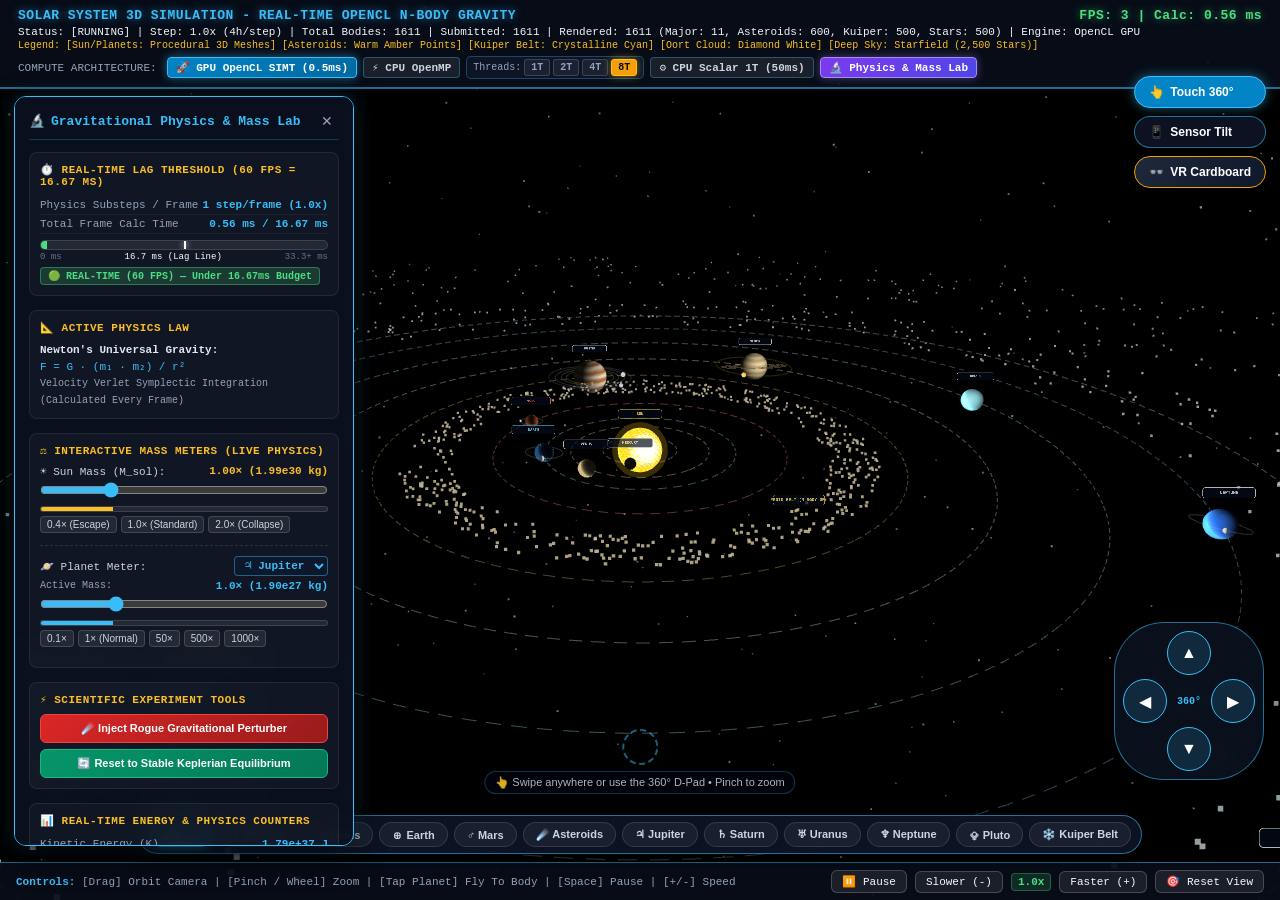
<file: vr/web/index.html>
<!DOCTYPE html>
<html lang="en">
<head>
  <meta charset="UTF-8">
  <meta name="viewport" content="width=device-width, initial-scale=1.0, maximum-scale=1.0, user-scalable=no, viewport-fit=cover">
  <meta name="theme-color" content="#030712">
  <meta name="apple-mobile-web-app-capable" content="yes">
  <meta name="apple-mobile-web-app-status-bar-style" content="black-translucent">
  <title>Solar System 3D Simulation — Real-Time N-Body Gravity & Mobile Observatory</title>
  <link rel="stylesheet" href="styles.css">
</head>
<body>
  <!-- 3D Canvas Container -->
  <div id="canvas-container"></div>

  <!-- Original Desktop Diagnostic HUD Banner (Top) -->
  <div id="desktop-hud-top">
    <div class="hud-line-1">
      <span class="hud-title">SOLAR SYSTEM 3D SIMULATION - REAL-TIME OPENCL N-BODY GRAVITY</span>
      <span class="hud-perf" id="hud-perf-counter">FPS: 60.0 | Calc: 0.56 ms</span>
    </div>
    <div class="hud-line-2" id="hud-line-stats">
      Status: [RUNNING] | Step: 1.0x (4h/step) | Total Bodies: 1611 | Submitted: 1611 | Rendered: 1611 (Major: 11, Asteroids: 600, Kuiper: 500, Stars: 500) | Engine: OpenCL GPU
    </div>
    <div class="hud-line-3">
      Legend: [Sun/Planets: Procedural 3D Meshes] [Asteroids: Warm Amber Points] [Kuiper Belt: Crystalline Cyan] [Oort Cloud: Diamond White] [Deep Sky: Starfield (2,500 Stars)]
    </div>
    <!-- Live Compute Architecture Switcher -->
    <div class="arch-selector-bar">
      <span style="font-size: 11px; color: #94a3b8; margin-right: 4px;">COMPUTE ARCHITECTURE:</span>
      <button id="btn-engine-gpu" class="arch-btn active" onclick="setComputeEngine('GPU_SIMT')">🚀 GPU OpenCL SIMT (0.5ms)</button>
      <button id="btn-engine-omp" class="arch-btn" onclick="setComputeEngine('CPU_OMP')">⚡ CPU OpenMP</button>
      <div class="omp-thread-group" title="Select OpenMP Thread Count">
        <span style="font-size: 10px; color: #94a3b8;">Threads:</span>
        <button class="omp-t-btn" data-t="1" onclick="setOmpThreads(1)">1T</button>
        <button class="omp-t-btn" data-t="2" onclick="setOmpThreads(2)">2T</button>
        <button class="omp-t-btn" data-t="4" onclick="setOmpThreads(4)">4T</button>
        <button class="omp-t-btn active" data-t="8" onclick="setOmpThreads(8)">8T</button>
      </div>
      <button id="btn-engine-scalar" class="arch-btn" onclick="setComputeEngine('CPU_SCALAR')">⚙️ CPU Scalar 1T (50ms)</button>
      <button id="btn-toggle-inspector" class="arch-btn btn-lab" onclick="togglePhysicsInspector()">🔬 Physics & Mass Lab</button>
    </div>
  </div>

  <!-- Real-Time Gravitational Physics & Mass Inspector Panel -->
  <div id="physics-inspector-card">
    <div class="inspector-header">
      <h3><span>🔬</span> Gravitational Physics & Mass Lab</h3>
      <button class="inspector-close-btn" onclick="togglePhysicsInspector()">✕</button>
    </div>

    <!-- Real-Time Lag Threshold & Frame Budget Section -->
    <div class="inspector-section">
      <div class="inspector-section-title">⏱️ Real-Time Lag Threshold (60 FPS = 16.67 ms)</div>
      <table class="metrics-table" style="margin-bottom: 4px;">
        <tr><td class="m-key">Physics Substeps / Frame</td><td class="m-val" id="val-substeps">1 step/frame (1.0x)</td></tr>
        <tr><td class="m-key">Total Frame Calc Time</td><td class="m-val" id="val-frame-calc">0.56 ms / 16.67 ms</td></tr>
      </table>
      <div class="budget-bar-wrap">
        <div class="budget-bar-bg" title="White line = 16.67 ms (60 FPS Threshold)">
          <div class="budget-threshold-marker"></div>
          <div class="budget-bar-fill" id="budget-bar-fill"></div>
        </div>
        <div style="display:flex; justify-content:space-between; font-size:9px; color:#64748b; margin-top:2px;">
          <span>0 ms</span>
          <span style="color:#fff;">16.7 ms (Lag Line)</span>
          <span>33.3+ ms</span>
        </div>
        <div id="lag-status-pill" class="lag-status-pill lag-ok">🟢 REAL-TIME (60 FPS)</div>
      </div>
    </div>

    <!-- Physics Mode & Formulation -->
    <div class="inspector-section">
      <div class="inspector-section-title">📐 Active Physics Law</div>
      <div style="font-size: 11px; color: #e2e8f0; line-height: 1.5; font-family: var(--font-mono);">
        <strong>Newton's Universal Gravity:</strong><br>
        <span style="color: #38bdf8;">F = G · (m₁ · m₂) / r²</span><br>
        <span style="color: #94a3b8; font-size: 10px;">Velocity Verlet Symplectic Integration (Calculated Every Frame)</span>
      </div>
    </div>

    <!-- Mass Controller Sliders (Meters) -->
    <div class="inspector-section">
      <div class="inspector-section-title">⚖️ Interactive Mass Meters (Live Physics)</div>
      
      <!-- Sun Mass Meter -->
      <div class="control-row">
        <div class="control-label">
          <span>☀️ Sun Mass (M_sol):</span>
          <span id="lbl-sun-mass" style="color: #fbbf24; font-weight: 700;">1.00× (1.99e30 kg)</span>
        </div>
        <input type="range" id="slider-sun-mass" class="control-slider" min="0.1" max="4.0" step="0.05" value="1.0" oninput="onSunMassSlider(this.value)">
        <div class="budget-bar-bg" style="height: 6px; margin-top: 3px;">
          <div class="budget-bar-fill" id="meter-sun-mass" style="width: 25%; background: #fbbf24;"></div>
        </div>
        <div class="btn-pill-row">
          <button class="btn-mini-pill" onclick="setSunMass(0.4)">0.4× (Escape)</button>
          <button class="btn-mini-pill" onclick="setSunMass(1.0)">1.0× (Standard)</button>
          <button class="btn-mini-pill" onclick="setSunMass(2.0)">2.0× (Collapse)</button>
        </div>
      </div>

      <!-- Universal Planet Mass Meter (Any Planet 1..9) -->
      <div class="control-row" style="margin-top: 12px; padding-top: 10px; border-top: 1px dashed rgba(255,255,255,0.12);">
        <div class="control-label" style="align-items: center;">
          <span>🪐 Planet Meter:</span>
          <select id="select-planet-mass" onchange="onPlanetMassSelectChange()" style="background:#0f172a; color:#38bdf8; border:1px solid rgba(56,189,248,0.45); border-radius:4px; padding:2px 6px; font-size:11px; font-family:var(--font-mono); font-weight:700;">
            <option value="1">☿ Mercury</option>
            <option value="2">♀ Venus</option>
            <option value="3">🜨 Earth</option>
            <option value="4">♂ Mars</option>
            <option value="5" selected>♃ Jupiter</option>
            <option value="6">♄ Saturn</option>
            <option value="7">♅ Uranus</option>
            <option value="8">♆ Neptune</option>
            <option value="9">⯓ Pluto</option>
          </select>
        </div>
        <div class="control-label" style="margin-top: 4px;">
          <span style="color:#94a3b8; font-size:10px;">Active Mass:</span>
          <span id="lbl-planet-mass" style="color: #38bdf8; font-weight: 700;">1.0× (1.90e27 kg)</span>
        </div>
        <input type="range" id="slider-planet-mass" class="control-slider" min="0" max="100" step="1" value="25" oninput="onPlanetMassMeterSlider(this.value)">
        <div class="budget-bar-bg" style="height: 6px; margin-top: 3px;">
          <div class="budget-bar-fill" id="meter-planet-mass" style="width: 25%; background: #38bdf8;"></div>
        </div>
        <div class="btn-pill-row" id="planet-mass-presets">
          <button class="btn-mini-pill" onclick="setSelectedPlanetMass(0.1)">0.1×</button>
          <button class="btn-mini-pill" onclick="setSelectedPlanetMass(1)">1× (Normal)</button>
          <button class="btn-mini-pill" onclick="setSelectedPlanetMass(50)">50×</button>
          <button class="btn-mini-pill" onclick="setSelectedPlanetMass(500)">500×</button>
          <button class="btn-mini-pill" onclick="setSelectedPlanetMass(1000)">1000×</button>
        </div>
      </div>
    </div>

    <!-- Chaotic Perturbation & Reset -->
    <div class="inspector-section">
      <div class="inspector-section-title">⚡ Scientific Experiment Tools</div>
      <button class="action-btn-danger" onclick="injectRogueBody()">☄️ Inject Rogue Gravitational Perturber</button>
      <button class="action-btn-success" onclick="resetToEquilibrium()">🔄 Reset to Stable Keplerian Equilibrium</button>
    </div>

    <!-- Live Scientific Telemetry & Conservation -->
    <div class="inspector-section">
      <div class="inspector-section-title">📊 Real-Time Energy & Physics Counters</div>
      <table class="metrics-table">
        <tr><td class="m-key">Kinetic Energy (K)</td><td class="m-val" id="val-energy-k">1.42e38 J</td></tr>
        <tr><td class="m-key">Potential Energy (U)</td><td class="m-val" id="val-energy-u">-3.24e38 J</td></tr>
        <tr><td class="m-key">Total Mechanical Energy</td><td class="m-val" id="val-energy-total">-1.82e38 J</td></tr>
        <tr><td class="m-key">Energy Drift ΔE/E₀</td><td class="m-val" id="val-energy-drift">0.0012%</td></tr>
        <tr><td class="m-key">Calculations / Step</td><td class="m-val" id="val-calc-step">2,593,710 pairs</td></tr>
        <tr><td class="m-key">Physics Throughput</td><td class="m-val" id="val-calc-rate">155.6 M/s</td></tr>
      </table>
    </div>
  </div>

  <!-- Mobile Quick Action Floating Bar (Top Right) -->
  <div id="mobile-quick-actions">
    <button id="btn-touch-mode" class="quick-btn active" title="Touch & Swipe 360° Navigation">
      <span class="icon">👆</span>
      <span class="label">Touch 360°</span>
    </button>
    <button id="btn-gyro" class="quick-btn" title="Attempt Phone Sensor / Tilt Tracking">
      <span class="icon">📱</span>
      <span class="label" id="gyro-btn-label">Sensor Tilt</span>
    </button>
    <button id="btn-vr" class="quick-btn vr" title="Toggle Stereoscopic VR Cardboard Split-Screen">
      <span class="icon">👓</span>
      <span class="label">VR Cardboard</span>
    </button>
  </div>

  <!-- Mobile 4-Way Look Pad (Guaranteed 360° Camera Control on ANY phone) -->
  <div id="mobile-dpad">
    <button class="dpad-btn up" id="dpad-up" title="Look Up">▲</button>
    <div class="dpad-mid">
      <button class="dpad-btn left" id="dpad-left" title="Look Left">◀</button>
      <div class="dpad-center">360°</div>
      <button class="dpad-btn right" id="dpad-right" title="Look Right">▶</button>
    </div>
    <button class="dpad-btn down" id="dpad-down" title="Look Down">▼</button>
  </div>

  <!-- Telemetry Card (Bottom Left) -->
  <div id="planet-telemetry-card">
    <div class="card-header">
      <h3 id="target-name">Sun (Sol)</h3>
      <span id="target-type" class="badge-type">G2V Yellow Dwarf</span>
    </div>
    <div class="card-grid">
      <div class="card-cell">
        <span class="lbl">Semi-Major Axis</span>
        <span class="val" id="val-dist">0.00 AU</span>
      </div>
      <div class="card-cell">
        <span class="lbl">Orbital Speed</span>
        <span class="val" id="val-vel">0.0 km/s</span>
      </div>
      <div class="card-cell">
        <span class="lbl">Instant Acceleration</span>
        <span class="val" id="val-acc" style="color: #4ade80;">0.000 m/s²</span>
      </div>
      <div class="card-cell">
        <span class="lbl">Gravity Force (F)</span>
        <span class="val" id="val-force" style="color: #38bdf8;">0.00 N</span>
      </div>
      <div class="card-cell">
        <span class="lbl">Orbital State</span>
        <span class="val" id="val-state" style="color: #fbbf24;">Stable Ellipse</span>
      </div>
      <div class="card-cell">
        <span class="lbl">Active Mass</span>
        <span class="val" id="val-mass">1.989 × 10³⁰ kg</span>
      </div>
    </div>
  </div>

  <!-- Mobile Touch Guide Hint -->
  <div id="mobile-touch-guide">
    <div class="touch-ring"></div>
    <div class="touch-hint">👆 Swipe anywhere or use the 360° D-Pad • Pinch to zoom</div>
  </div>

  <!-- Bottom Planet Quick-Bar -->
  <nav id="planet-bar">
    <div class="scroll-wrapper">
      <button class="planet-btn active" data-id="0">☀️ Sun</button>
      <button class="planet-btn" data-id="1">☿ Mercury</button>
      <button class="planet-btn" data-id="2">♀ Venus</button>
      <button class="planet-btn" data-id="3">🜨 Earth</button>
      <button class="planet-btn" data-id="4">♂ Mars</button>
      <button class="planet-btn" data-id="11">☄️ Asteroids</button>
      <button class="planet-btn" data-id="5">♃ Jupiter</button>
      <button class="planet-btn" data-id="6">♄ Saturn</button>
      <button class="planet-btn" data-id="7">♅ Uranus</button>
      <button class="planet-btn" data-id="8">♆ Neptune</button>
      <button class="planet-btn" data-id="9">⯓ Pluto</button>
      <button class="planet-btn" data-id="12">❄️ Kuiper Belt</button>
    </div>
  </nav>

  <!-- Bottom Desktop Controls Info Banner -->
  <div id="desktop-hud-bottom">
    <span class="hud-bottom-item"><strong>Controls:</strong> [Drag] Orbit Camera | [Pinch / Wheel] Zoom | [Tap Planet] Fly To Body | [Space] Pause | [+/-] Speed</span>
    <span class="hud-bottom-right">
      <button id="btn-pause" class="hud-btn">⏸️ Pause</button>
      <button id="btn-speed-down" class="hud-btn">Slower (-)</button>
      <span id="speed-display" class="hud-speed-tag">1.0x</span>
      <button id="btn-speed-up" class="hud-btn">Faster (+)</button>
      <button id="btn-reset-cam" class="hud-btn">🎯 Reset View</button>
    </span>
  </div>

  <!-- Notification Toast -->
  <div id="hud-toast" class="toast hidden"></div>

  <!-- Offline Scripts -->
  <script src="three.min.js"></script>
  <script src="StereoEffect.js"></script>
  <script src="DeviceOrientationControls.js"></script>
  <script src="qrcode.min.js"></script>
  <script src="app.js"></script>
</body>
</html>
</file>
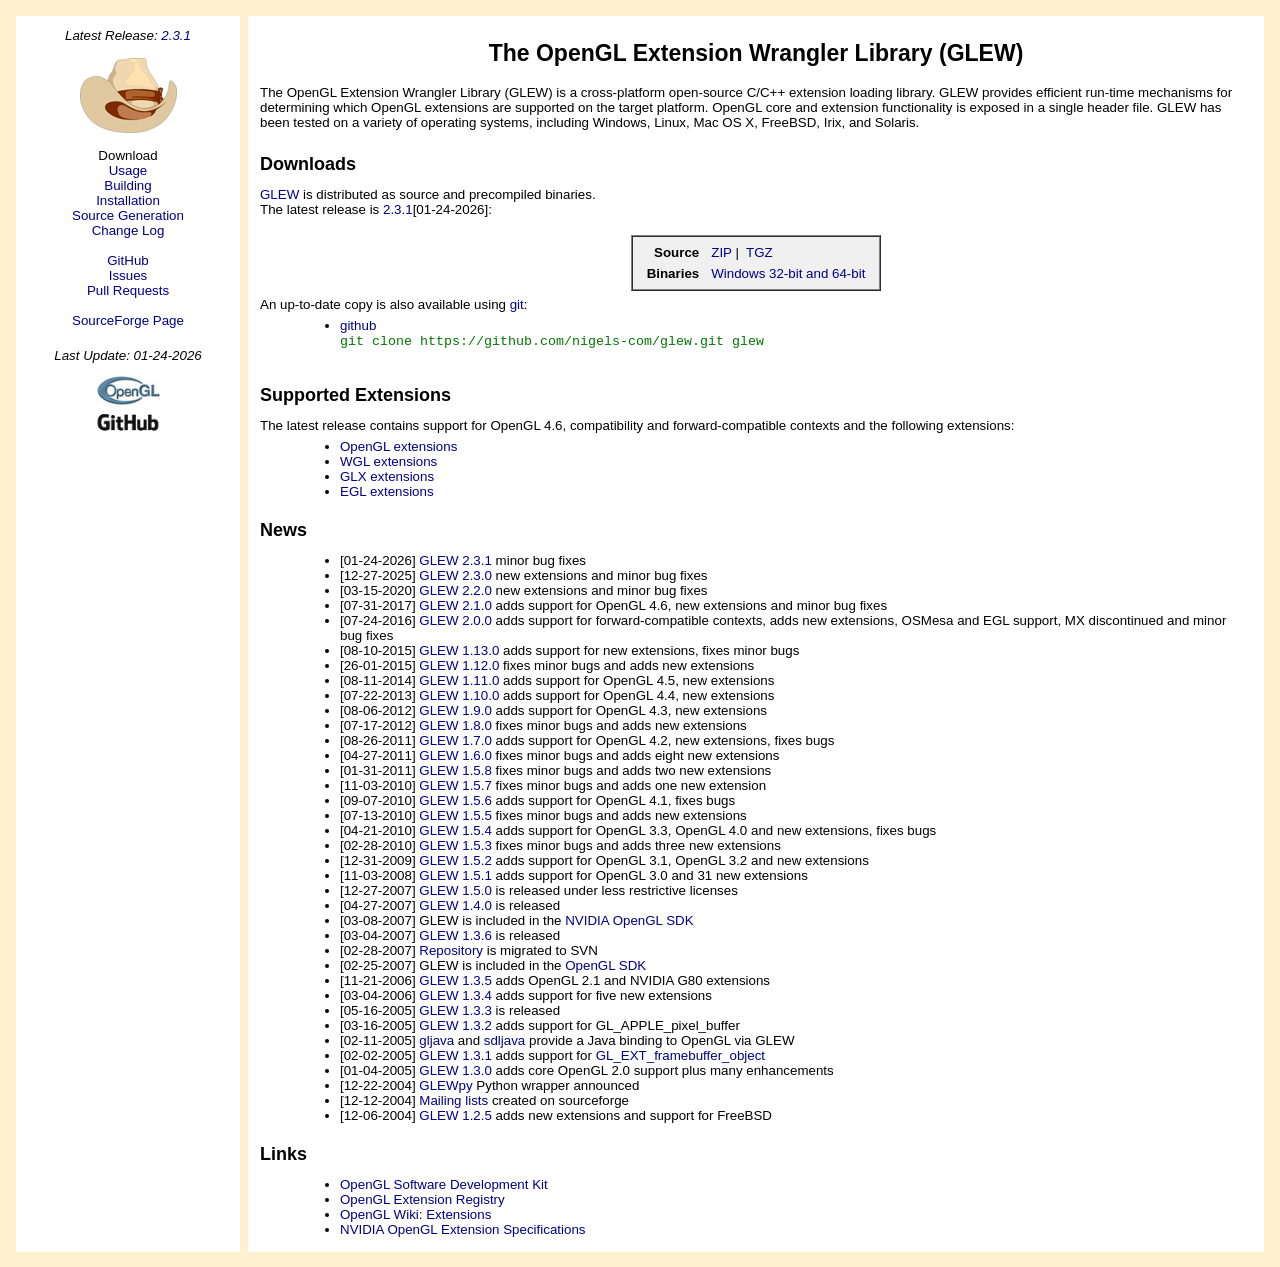
<file: external/glew/doc/index.html>
<!-- begin header.html -->
<!--
The OpenGL Extension Wrangler Library
Copyright (C) 2008-2025, Nigel Stewart <nigels[]nigels com>
Copyright (C) 2002-2008, Milan Ikits <milan ikits[]ieee org>
Copyright (C) 2002-2008, Marcelo E. Magallon <mmagallo[]debian org>
Copyright (C) 2002, Lev Povalahev
All rights reserved.

Redistribution and use in source and binary forms, with or without 
modification, are permitted provided that the following conditions are met:

* Redistributions of source code must retain the above copyright notice, 
  this list of conditions and the following disclaimer.
* Redistributions in binary form must reproduce the above copyright notice, 
  this list of conditions and the following disclaimer in the documentation 
  and/or other materials provided with the distribution.
* The name of the author may be used to endorse or promote products 
  derived from this software without specific prior written permission.

THIS SOFTWARE IS PROVIDED BY THE COPYRIGHT HOLDERS AND CONTRIBUTORS "AS IS" 
AND ANY EXPRESS OR IMPLIED WARRANTIES, INCLUDING, BUT NOT LIMITED TO, THE 
IMPLIED WARRANTIES OF MERCHANTABILITY AND FITNESS FOR A PARTICULAR PURPOSE
ARE DISCLAIMED. IN NO EVENT SHALL THE COPYRIGHT OWNER OR CONTRIBUTORS BE 
LIABLE FOR ANY DIRECT, INDIRECT, INCIDENTAL, SPECIAL, EXEMPLARY, OR 
CONSEQUENTIAL DAMAGES (INCLUDING, BUT NOT LIMITED TO, PROCUREMENT OF 
SUBSTITUTE GOODS OR SERVICES; LOSS OF USE, DATA, OR PROFITS; OR BUSINESS
INTERRUPTION) HOWEVER CAUSED AND ON ANY THEORY OF LIABILITY, WHETHER IN
CONTRACT, STRICT LIABILITY, OR TORT (INCLUDING NEGLIGENCE OR OTHERWISE)
ARISING IN ANY WAY OUT OF THE USE OF THIS SOFTWARE, EVEN IF ADVISED OF
THE POSSIBILITY OF SUCH DAMAGE.
-->
<!DOCTYPE html PUBLIC "-//W3C//DTD HTML 4.01 Transitional//EN" "http://www.w3.org/TR/html/4/loose.dtd">
<html>
<head>
<title>GLEW: The OpenGL Extension Wrangler Library</title>
<meta http-equiv="Content-Type" content="text/html; charset=utf-8" />
<link href="glew.css" type="text/css" rel="stylesheet">
</head>
<body bgcolor="#fff0d0">
<table border="0" width="100%" cellpadding="12" cellspacing="8" style="height:100%">
<tr>
<td bgcolor="#ffffff" align="left" valign="top" width="200">
<table border="0" width="100%" cellpadding="0" cellspacing="0" align="left">
<tr>
<td valign="top">

<table border="0" width="100%" cellpadding="0" cellspacing="0" align="left">
<tr><td align="center"><i>Latest Release: <a href="https://github.com/nigels-com/glew/releases/tag/glew-2.3.1">2.3.1</a></i></td></tr>
<tr><td align="center"><br></td></tr>
<tr><td align="center"><img src="./glew.png" alt="GLEW Logo" width="97" height="75"></td></tr>
<tr><td align="center"><br></td></tr>
<tr><td align="center">
<table border="0" cellpadding="0" cellspacing="0" align="center">
<tr><td align="center">Download</td></tr>
<tr><td align="center"><a href="basic.html">Usage</a></td></tr>
<tr><td align="center"><a href="build.html">Building</a></td></tr>
<tr><td align="center"><a href="install.html">Installation</a></td></tr>
<tr><td align="center"><a href="advanced.html">Source Generation</a></td></tr>
<tr><td align="center"><a href="log.html">Change Log</a></td></tr>
<tr><td align="center"><br></tr>
<tr><td align="center"><a href="https://github.com/nigels-com/glew">GitHub</a></td></tr>
<tr><td align="center"><a href="https://github.com/nigels-com/glew/issues">Issues</a></td></tr>
<tr><td align="center"><a href="https://github.com/nigels-com/glew/pulls">Pull Requests</a></td></tr>
<tr><td align="center"><br></tr>
<tr><td align="center"><a href="https://sourceforge.net/projects/glew">SourceForge Page</a></td></tr>
</table>
<tr><td align="center"><br></tr>
</table>
</td>
</tr>
<tr>

<td valign="bottom">
<table border="0" width="100%" cellpadding="5" cellspacing="0" align="left">
<tr><td align="center"><i>Last Update: 01-24-2026</i></td></tr>
<tr><td align="center">
	<a href="http://www.opengl.org"><img src="./ogl_sm.jpg" width="68" height="35" border="0" alt="OpenGL Logo"></a><br/>
	<a href="https://github.com/nigels-com/glew"><img src="github.png" width="70" height="29" border="0" alt="GitHub Logo"></a>
</td>
</tr>
</table>
</td>
</tr>
</table>
</td>

<td bgcolor="#ffffff" align="left" valign="top">

<h1>The OpenGL Extension Wrangler Library (GLEW)</h1>

<!-- end header.html -->


<p>
The OpenGL Extension Wrangler Library (GLEW) is a cross-platform
open-source C/C++ extension loading library.  GLEW provides efficient
run-time mechanisms for determining which OpenGL extensions are
supported on the target platform.  OpenGL core and extension
functionality is exposed in a single header file.  GLEW has been
tested on a variety of operating systems, including Windows, Linux,
Mac OS X, FreeBSD, Irix, and Solaris.
</p>

<h2>Downloads</h2>
<p>
<a href="https://github.com/nigels-com/glew">GLEW</a> is distributed
as source and precompiled binaries.<br/>
The latest release is
<a href="https://github.com/nigels-com/glew/releases/tag/glew-2.3.1">2.3.1</a>[01-24-2026]:
</p>
<p>
</p>
<p>
<table border="1" cellpadding="5" cellspacing="0" bgcolor="#f0f0f0" align="center">
<tr>
<td>
<table border="0" cellpadding="3" cellspacing="0">
<tr>
<td></td>
<td align="right"><b>Source</b></td>
<td></td>
<td align="left">
<a href="https://github.com/nigels-com/glew/releases/download/glew-2.3.1/glew-2.3.1.zip">ZIP</a>&nbsp;|&nbsp;
<a href="https://github.com/nigels-com/glew/releases/download/glew-2.3.1/glew-2.3.1.tgz">TGZ</a></td>
<td></td>
</tr>
<tr>
<td></td>
<td align="right"><b>Binaries</b></td>
<td></td>
<td align="left">
<a href="https://github.com/nigels-com/glew/releases/download/glew-2.3.1/glew-2.3.1-win32.zip">Windows 32-bit and 64-bit</a>
</td>
<td></td>
</tr>
</table>
</tr>
</table>

<p></p>
<p>
An up-to-date copy is also available using <a href="http://git-scm.com/">git</a>:
</p>
<ul>
<li><a href="https://github.com/nigels-com/glew">github</a><br/>
<tt>git clone https://github.com/nigels-com/glew.git glew</tt><br/>&nbsp;</li>
</ul>

<h2>Supported Extensions</h2>
<p>
The latest release contains support for OpenGL 4.6, compatibility and forward-compatible contexts and the following extensions:
</p>
<ul>
<li><a href="glew.html">OpenGL extensions</a>
<li><a href="wglew.html">WGL extensions</a>
<li><a href="glxew.html">GLX extensions</a>
<li><a href="eglew.html">EGL extensions</a>
</ul>

<h2>News</h2>
<ul>
<li>[01-24-2026] <a href="https://github.com/nigels-com/glew/releases/tag/glew-2.3.1">GLEW 2.3.1</a> minor bug fixes</li>
<li>[12-27-2025] <a href="https://github.com/nigels-com/glew/releases/tag/glew-2.3.0">GLEW 2.3.0</a> new extensions and minor bug fixes</li>
<li>[03-15-2020] <a href="https://github.com/nigels-com/glew/releases/tag/glew-2.2.0">GLEW 2.2.0</a> new extensions and minor bug fixes</li>
<li>[07-31-2017] <a href="https://github.com/nigels-com/glew/releases/tag/glew-2.1.0">GLEW 2.1.0</a> adds support for OpenGL 4.6, new extensions and minor bug fixes</li>
<li>[07-24-2016] <a href="https://github.com/nigels-com/glew/releases/tag/glew-2.0.0">GLEW 2.0.0</a> adds support for forward-compatible contexts, adds new extensions, OSMesa and EGL support, MX discontinued and minor bug fixes</li>
<li>[08-10-2015] <a href="https://sourceforge.net/projects/glew/files/glew/1.13.0/">GLEW 1.13.0</a> adds support for new extensions, fixes minor bugs</li>
<li>[26-01-2015] <a href="https://sourceforge.net/projects/glew/files/glew/1.12.0/">GLEW 1.12.0</a> fixes minor bugs and adds new extensions</li>
<li>[08-11-2014] <a href="https://sourceforge.net/projects/glew/files/glew/1.11.0/">GLEW 1.11.0</a> adds support for OpenGL 4.5, new extensions</li>
<li>[07-22-2013] <a href="https://sourceforge.net/projects/glew/files/glew/1.10.0/">GLEW 1.10.0</a> adds support for OpenGL 4.4, new extensions</li>
<li>[08-06-2012] <a href="https://sourceforge.net/projects/glew/files/glew/1.9.0/">GLEW 1.9.0</a> adds support for OpenGL 4.3, new extensions</li>
<li>[07-17-2012] <a href="https://sourceforge.net/projects/glew/files/glew/1.8.0/">GLEW 1.8.0</a> fixes minor bugs and adds new extensions</li>
<li>[08-26-2011] <a href="https://sourceforge.net/projects/glew/files/glew/1.7.0/">GLEW 1.7.0</a> adds support for OpenGL 4.2, new extensions, fixes bugs</li>
<li>[04-27-2011] <a href="https://sourceforge.net/projects/glew/files/glew/1.6.0/">GLEW 1.6.0</a> fixes minor bugs and adds eight new extensions</li>
<li>[01-31-2011] <a href="https://sourceforge.net/projects/glew/files/glew/1.5.8/">GLEW 1.5.8</a> fixes minor bugs and adds two new extensions</li>
<li>[11-03-2010] <a href="https://sourceforge.net/projects/glew/files/glew/1.5.7/">GLEW 1.5.7</a> fixes minor bugs and adds one new extension</li>
<li>[09-07-2010] <a href="https://sourceforge.net/projects/glew/files/glew/1.5.6/">GLEW 1.5.6</a> adds support for OpenGL 4.1, fixes bugs</li>
<li>[07-13-2010] <a href="https://sourceforge.net/projects/glew/files/glew/1.5.5/">GLEW 1.5.5</a> fixes minor bugs and adds new extensions</li>
<li>[04-21-2010] <a href="https://sourceforge.net/projects/glew/files/glew/1.5.4/">GLEW 1.5.4</a> adds support for OpenGL 3.3, OpenGL 4.0 and new extensions, fixes bugs</li>
<li>[02-28-2010] <a href="https://sourceforge.net/projects/glew/files/glew/1.5.3/">GLEW 1.5.3</a> fixes minor bugs and adds three new extensions</li>
<li>[12-31-2009] <a href="https://sourceforge.net/projects/glew/files/glew/1.5.2/">GLEW 1.5.2</a> adds support for OpenGL 3.1, OpenGL 3.2 and new extensions</li>
<li>[11-03-2008] <a href="https://sourceforge.net/project/showfiles.php?group_id=67586&amp;package_id=67942&amp;release_id=637800">GLEW 1.5.1</a> adds support for OpenGL 3.0 and 31 new extensions</li>
<li>[12-27-2007] <a href="https://sourceforge.net/project/showfiles.php?group_id=67586&amp;package_id=67942&amp;release_id=564464">GLEW 1.5.0</a> is released under less restrictive licenses</li>
<li>[04-27-2007] <a href="https://sourceforge.net/project/showfiles.php?group_id=67586&amp;package_id=67942&amp;release_id=504079">GLEW 1.4.0</a> is released</li>
<li>[03-08-2007] GLEW is included in the <a href="http://developer.nvidia.com/object/sdk_home.html">NVIDIA OpenGL SDK</a></li>
<li>[03-04-2007] <a href="https://sourceforge.net/project/showfiles.php?group_id=67586&amp;package_id=67942&amp;release_id=491113">GLEW 1.3.6</a> is released</li>
<li>[02-28-2007] <a href="http://glew.svn.sourceforge.net/svnroot/glew/trunk/glew/">Repository</a> is migrated to SVN</li>
<li>[02-25-2007] GLEW is included in the <a href="http://www.opengl.org/sdk/">OpenGL SDK</a></li>
<li>[11-21-2006] <a href="https://sourceforge.net/project/showfiles.php?group_id=67586&amp;package_id=67942&amp;release_id=465334">GLEW 1.3.5</a> adds OpenGL 2.1 and NVIDIA G80 extensions</li>
<li>[03-04-2006] <a href="https://sourceforge.net/project/showfiles.php?group_id=67586&amp;package_id=67942&amp;release_id=398455">GLEW 1.3.4</a> adds support for five new extensions</li>
<li>[05-16-2005] <a href="https://sourceforge.net/project/showfiles.php?group_id=67586&amp;package_id=67942&amp;release_id=327647">GLEW 1.3.3</a> is released</li>
<li>[03-16-2005] <a href="https://sourceforge.net/project/showfiles.php?group_id=67586&amp;package_id=67942&amp;release_id=313345">GLEW 1.3.2</a> adds support for GL_APPLE_pixel_buffer</li>
<li>[02-11-2005] <a href="http://gljava.sourceforge.net/">gljava</a> and <a href="http://sdljava.sourceforge.net/">sdljava</a> provide a Java binding to OpenGL via GLEW</li>
<li>[02-02-2005] <a href="https://sourceforge.net/project/showfiles.php?group_id=67586&amp;package_id=67942&amp;release_id=302049">GLEW 1.3.1</a> adds support for <a href="http://www.opengl.org/documentation/extensions/EXT_framebuffer_object.txt">GL_EXT_framebuffer_object</a></li>
<li>[01-04-2005] <a href="https://sourceforge.net/project/showfiles.php?group_id=67586&amp;package_id=67942&amp;release_id=294527">GLEW 1.3.0</a> adds core OpenGL 2.0 support plus many enhancements</li>
<li>[12-22-2004] <a href="http://glewpy.sf.net/">GLEWpy</a> Python wrapper announced</li>
<li>[12-12-2004] <a href="https://sourceforge.net/mail/?group_id=67586">Mailing lists</a> created on sourceforge</li>
<li>[12-06-2004] <a href="http://sourceforge.net/project/showfiles.php?group_id=67586&amp;package_id=67942&amp;release_id=287948">GLEW 1.2.5</a> adds new extensions and support for FreeBSD</li>
</ul>

<h2>Links</h2>
<ul>
<li><a href="http://www.opengl.org/sdk/">OpenGL Software Development Kit</a></li>
<li><a href="http://www.opengl.org/registry/">OpenGL Extension Registry</a></li>
<li><a href="https://www.opengl.org/wiki/OpenGL_Extension">OpenGL Wiki: Extensions</a></li>
<li><a href="http://developer.nvidia.com/nvidia-opengl-specs">NVIDIA OpenGL Extension Specifications</a></li>
</ul>

<!-- begin footer.html -->
</td></tr></table></body>
<!-- end footer.html -->
</file>
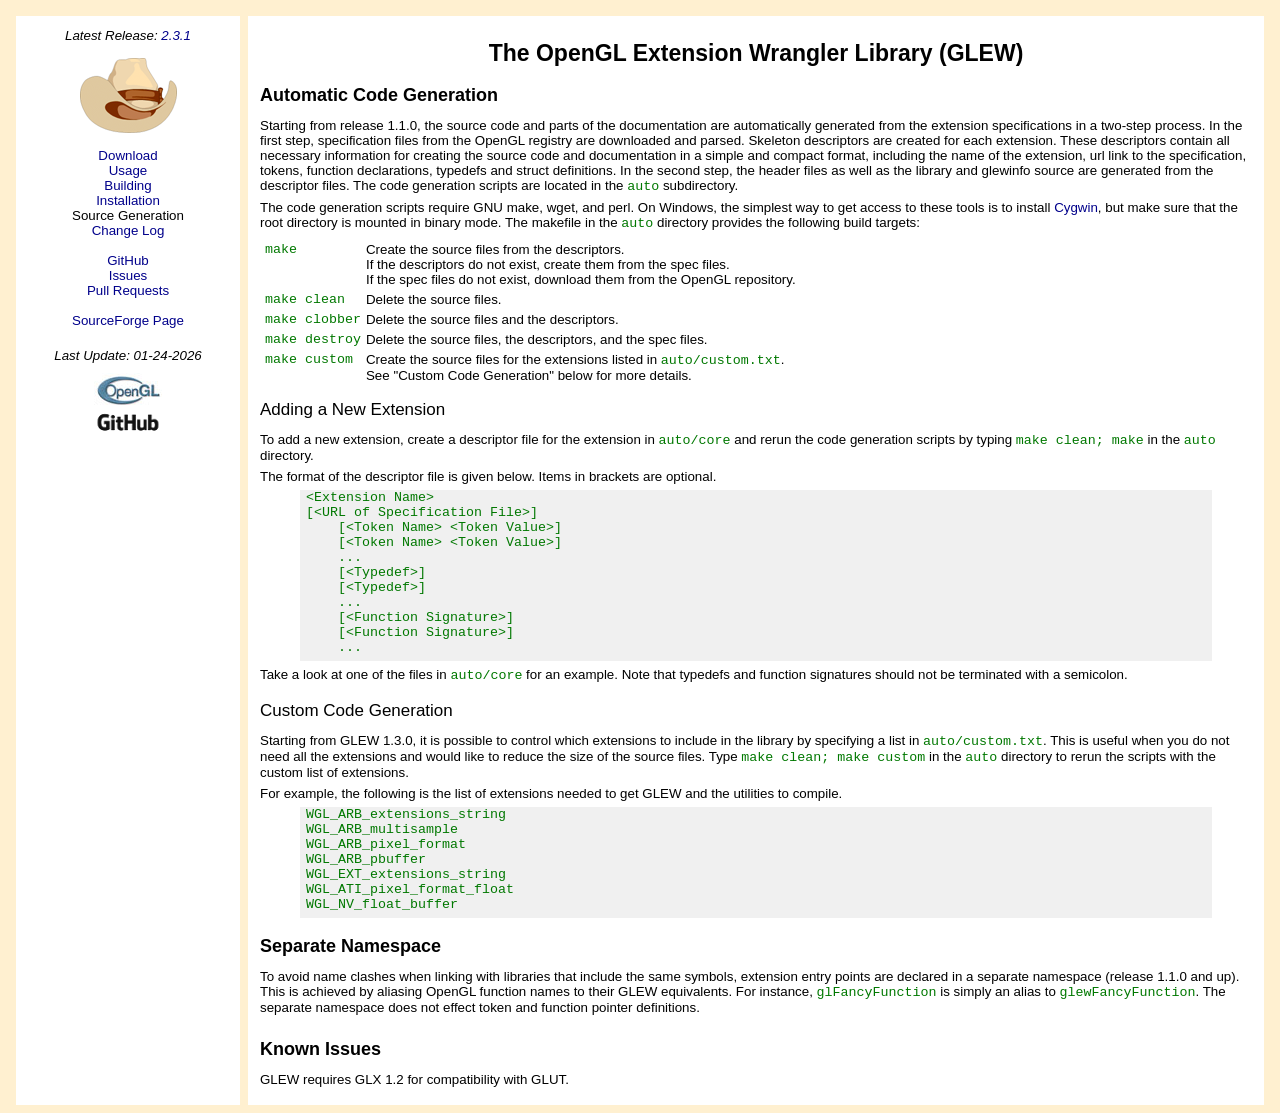
<file: external/glew/doc/advanced.html>
<!-- begin header.html -->
<!--
The OpenGL Extension Wrangler Library
Copyright (C) 2008-2025, Nigel Stewart <nigels[]nigels com>
Copyright (C) 2002-2008, Milan Ikits <milan ikits[]ieee org>
Copyright (C) 2002-2008, Marcelo E. Magallon <mmagallo[]debian org>
Copyright (C) 2002, Lev Povalahev
All rights reserved.

Redistribution and use in source and binary forms, with or without 
modification, are permitted provided that the following conditions are met:

* Redistributions of source code must retain the above copyright notice, 
  this list of conditions and the following disclaimer.
* Redistributions in binary form must reproduce the above copyright notice, 
  this list of conditions and the following disclaimer in the documentation 
  and/or other materials provided with the distribution.
* The name of the author may be used to endorse or promote products 
  derived from this software without specific prior written permission.

THIS SOFTWARE IS PROVIDED BY THE COPYRIGHT HOLDERS AND CONTRIBUTORS "AS IS" 
AND ANY EXPRESS OR IMPLIED WARRANTIES, INCLUDING, BUT NOT LIMITED TO, THE 
IMPLIED WARRANTIES OF MERCHANTABILITY AND FITNESS FOR A PARTICULAR PURPOSE
ARE DISCLAIMED. IN NO EVENT SHALL THE COPYRIGHT OWNER OR CONTRIBUTORS BE 
LIABLE FOR ANY DIRECT, INDIRECT, INCIDENTAL, SPECIAL, EXEMPLARY, OR 
CONSEQUENTIAL DAMAGES (INCLUDING, BUT NOT LIMITED TO, PROCUREMENT OF 
SUBSTITUTE GOODS OR SERVICES; LOSS OF USE, DATA, OR PROFITS; OR BUSINESS
INTERRUPTION) HOWEVER CAUSED AND ON ANY THEORY OF LIABILITY, WHETHER IN
CONTRACT, STRICT LIABILITY, OR TORT (INCLUDING NEGLIGENCE OR OTHERWISE)
ARISING IN ANY WAY OUT OF THE USE OF THIS SOFTWARE, EVEN IF ADVISED OF
THE POSSIBILITY OF SUCH DAMAGE.
-->
<!DOCTYPE html PUBLIC "-//W3C//DTD HTML 4.01 Transitional//EN" "http://www.w3.org/TR/html/4/loose.dtd">
<html>
<head>
<title>GLEW: The OpenGL Extension Wrangler Library</title>
<meta http-equiv="Content-Type" content="text/html; charset=utf-8" />
<link href="glew.css" type="text/css" rel="stylesheet">
</head>
<body bgcolor="#fff0d0">
<table border="0" width="100%" cellpadding="12" cellspacing="8" style="height:100%">
<tr>
<td bgcolor="#ffffff" align="left" valign="top" width="200">
<table border="0" width="100%" cellpadding="0" cellspacing="0" align="left">
<tr>
<td valign="top">

<table border="0" width="100%" cellpadding="0" cellspacing="0" align="left">
<tr><td align="center"><i>Latest Release: <a href="https://github.com/nigels-com/glew/releases/tag/glew-2.3.1">2.3.1</a></i></td></tr>
<tr><td align="center"><br></td></tr>
<tr><td align="center"><img src="./glew.png" alt="GLEW Logo" width="97" height="75"></td></tr>
<tr><td align="center"><br></td></tr>
<tr><td align="center">
<table border="0" cellpadding="0" cellspacing="0" align="center">
<tr><td align="center"><a href="index.html">Download</a></td></tr>
<tr><td align="center"><a href="basic.html">Usage</a></td></tr>
<tr><td align="center"><a href="build.html">Building</a></td></tr>
<tr><td align="center"><a href="install.html">Installation</a></td></tr>
<tr><td align="center">Source Generation</td></tr>
<tr><td align="center"><a href="log.html">Change Log</a></td></tr>
<tr><td align="center"><br></tr>
<tr><td align="center"><a href="https://github.com/nigels-com/glew">GitHub</a></td></tr>
<tr><td align="center"><a href="https://github.com/nigels-com/glew/issues">Issues</a></td></tr>
<tr><td align="center"><a href="https://github.com/nigels-com/glew/pulls">Pull Requests</a></td></tr>
<tr><td align="center"><br></tr>
<tr><td align="center"><a href="https://sourceforge.net/projects/glew">SourceForge Page</a></td></tr>
</table>
<tr><td align="center"><br></tr>
</table>
</td>
</tr>
<tr>

<td valign="bottom">
<table border="0" width="100%" cellpadding="5" cellspacing="0" align="left">
<tr><td align="center"><i>Last Update: 01-24-2026</i></td></tr>
<tr><td align="center">
	<a href="http://www.opengl.org"><img src="./ogl_sm.jpg" width="68" height="35" border="0" alt="OpenGL Logo"></a><br/>
	<a href="https://github.com/nigels-com/glew"><img src="github.png" width="70" height="29" border="0" alt="GitHub Logo"></a>
</td>
</tr>
</table>
</td>
</tr>
</table>
</td>

<td bgcolor="#ffffff" align="left" valign="top">

<h1>The OpenGL Extension Wrangler Library (GLEW)</h1>

<!-- end header.html -->


<h2>Automatic Code Generation</h2>

<p>
Starting from release 1.1.0, the source code and parts of the
documentation are automatically generated from the extension
specifications in a two-step process.  In the first step,
specification files from the OpenGL registry are downloaded and
parsed. Skeleton descriptors are created for each extension.  These
descriptors contain all necessary information for creating the source
code and documentation in a simple and compact format, including the
name of the extension, url link to the specification, tokens, function
declarations, typedefs and struct definitions.  In the second step,
the header files as well as the library and glewinfo source are
generated from the descriptor files.  The code generation scripts are
located in the <tt>auto</tt> subdirectory.
</p>

<p>
The code generation scripts require GNU make, wget, and perl. On
Windows, the simplest way to get access to these tools is to install
<a href="http://www.cygwin.com/">Cygwin</a>, but make sure that the
root directory is mounted in binary mode. The makefile in the
<tt>auto</tt> directory provides the following build targets:
</p>

<table border=0 cellpadding=0 cellspacing=5>
<tr><td align="left" valign="top"><tt>make</tt></td>
<td align=left>Create the source files from the descriptors.<br/> If the
descriptors do not exist, create them from the spec files.<br/> If the spec
files do not exist, download them from the OpenGL repository.</td></tr>
<tr><td align="left" valign="top"><tt>make&nbsp;clean</tt></td>
<td align=left>Delete the source files.</td></tr>
<tr><td align="left" valign="top"><tt>make&nbsp;clobber</tt></td>
<td align=left>Delete the source files and the descriptors.</td></tr>
<tr><td align="left" valign="top"><tt>make&nbsp;destroy</tt></td>
<td align=left>Delete the source files, the descriptors, and the spec files.</td></tr>
<tr><td align="left" valign="top"><tt>make&nbsp;custom</tt></td>
<td align=left>Create the source files for the extensions
listed in <tt>auto/custom.txt</tt>.<br/> See "Custom Code
Generation" below for more details.</td></tr>
</table>

<h3>Adding a New Extension</h3>

<p>
To add a new extension, create a descriptor file for the extension in
<tt>auto/core</tt> and rerun the code generation scripts by typing
<tt>make clean; make</tt> in the <tt>auto</tt> directory.
</p>

<p>
The format of the descriptor file is given below. Items in
brackets are optional.
</p>

<p class="pre">
&lt;Extension Name&gt;<br>
[&lt;URL of Specification File&gt;]<br>
&nbsp;&nbsp;&nbsp;&nbsp;[&lt;Token Name&gt; &lt;Token Value&gt;]<br>
&nbsp;&nbsp;&nbsp;&nbsp;[&lt;Token Name&gt; &lt;Token Value&gt;]<br>
&nbsp;&nbsp;&nbsp;&nbsp;...<br>
&nbsp;&nbsp;&nbsp;&nbsp;[&lt;Typedef&gt;]<br>
&nbsp;&nbsp;&nbsp;&nbsp;[&lt;Typedef&gt;]<br>
&nbsp;&nbsp;&nbsp;&nbsp;...<br>
&nbsp;&nbsp;&nbsp;&nbsp;[&lt;Function Signature&gt;]<br>
&nbsp;&nbsp;&nbsp;&nbsp;[&lt;Function Signature&gt;]<br>
&nbsp;&nbsp;&nbsp;&nbsp;...<br>
<!-- &nbsp;&nbsp;&nbsp;&nbsp;[&lt;Function Definition&gt;]<br>
&nbsp;&nbsp;&nbsp;&nbsp;[&lt;Function Definition&gt;]<br>
&nbsp;&nbsp;&nbsp;&nbsp;...<br> -->
</p>

<!--
<p>
Note that <tt>Function Definitions</tt> are copied to the header files
without changes and have to be terminated with a semicolon. In
contrast, <tt>Tokens</tt>, <tt>Function signatures</tt>, and
<tt>Typedefs</tt> should not be terminated with a semicolon.
</p>
-->

<p>
Take a look at one of the files in <tt>auto/core</tt> for an
example. Note that typedefs and function signatures should not be
terminated with a semicolon.
</p>

<h3>Custom Code Generation</h3>
<p>
Starting from GLEW 1.3.0, it is possible to control which extensions
to include in the library by specifying a list in
<tt>auto/custom.txt</tt>. This is useful when you do not need all the
extensions and would like to reduce the size of the source files.
Type <tt>make clean; make custom</tt> in the <tt>auto</tt> directory
to rerun the scripts with the custom list of extensions.
</p>

<p>
For example, the following is the list of extensions needed to get GLEW and the
utilities to compile.
</p>

<p class="pre">
WGL_ARB_extensions_string<br>
WGL_ARB_multisample<br>
WGL_ARB_pixel_format<br>
WGL_ARB_pbuffer<br>
WGL_EXT_extensions_string<br>
WGL_ATI_pixel_format_float<br>
WGL_NV_float_buffer<br>
</p>

<h2>Separate Namespace</h2>

<p>
To avoid name clashes when linking with libraries that include the
same symbols, extension entry points are declared in a separate
namespace (release 1.1.0 and up). This is achieved by aliasing OpenGL
function names to their GLEW equivalents. For instance,
<tt>glFancyFunction</tt> is simply an alias to
<tt>glewFancyFunction</tt>.  The separate namespace does not effect
token and function pointer definitions.
</p>

<h2>Known Issues</h2>

<p>
GLEW requires GLX 1.2 for compatibility with GLUT.
</p>

<!-- begin footer.html -->
</td></tr></table></body>
<!-- end footer.html -->
</file>
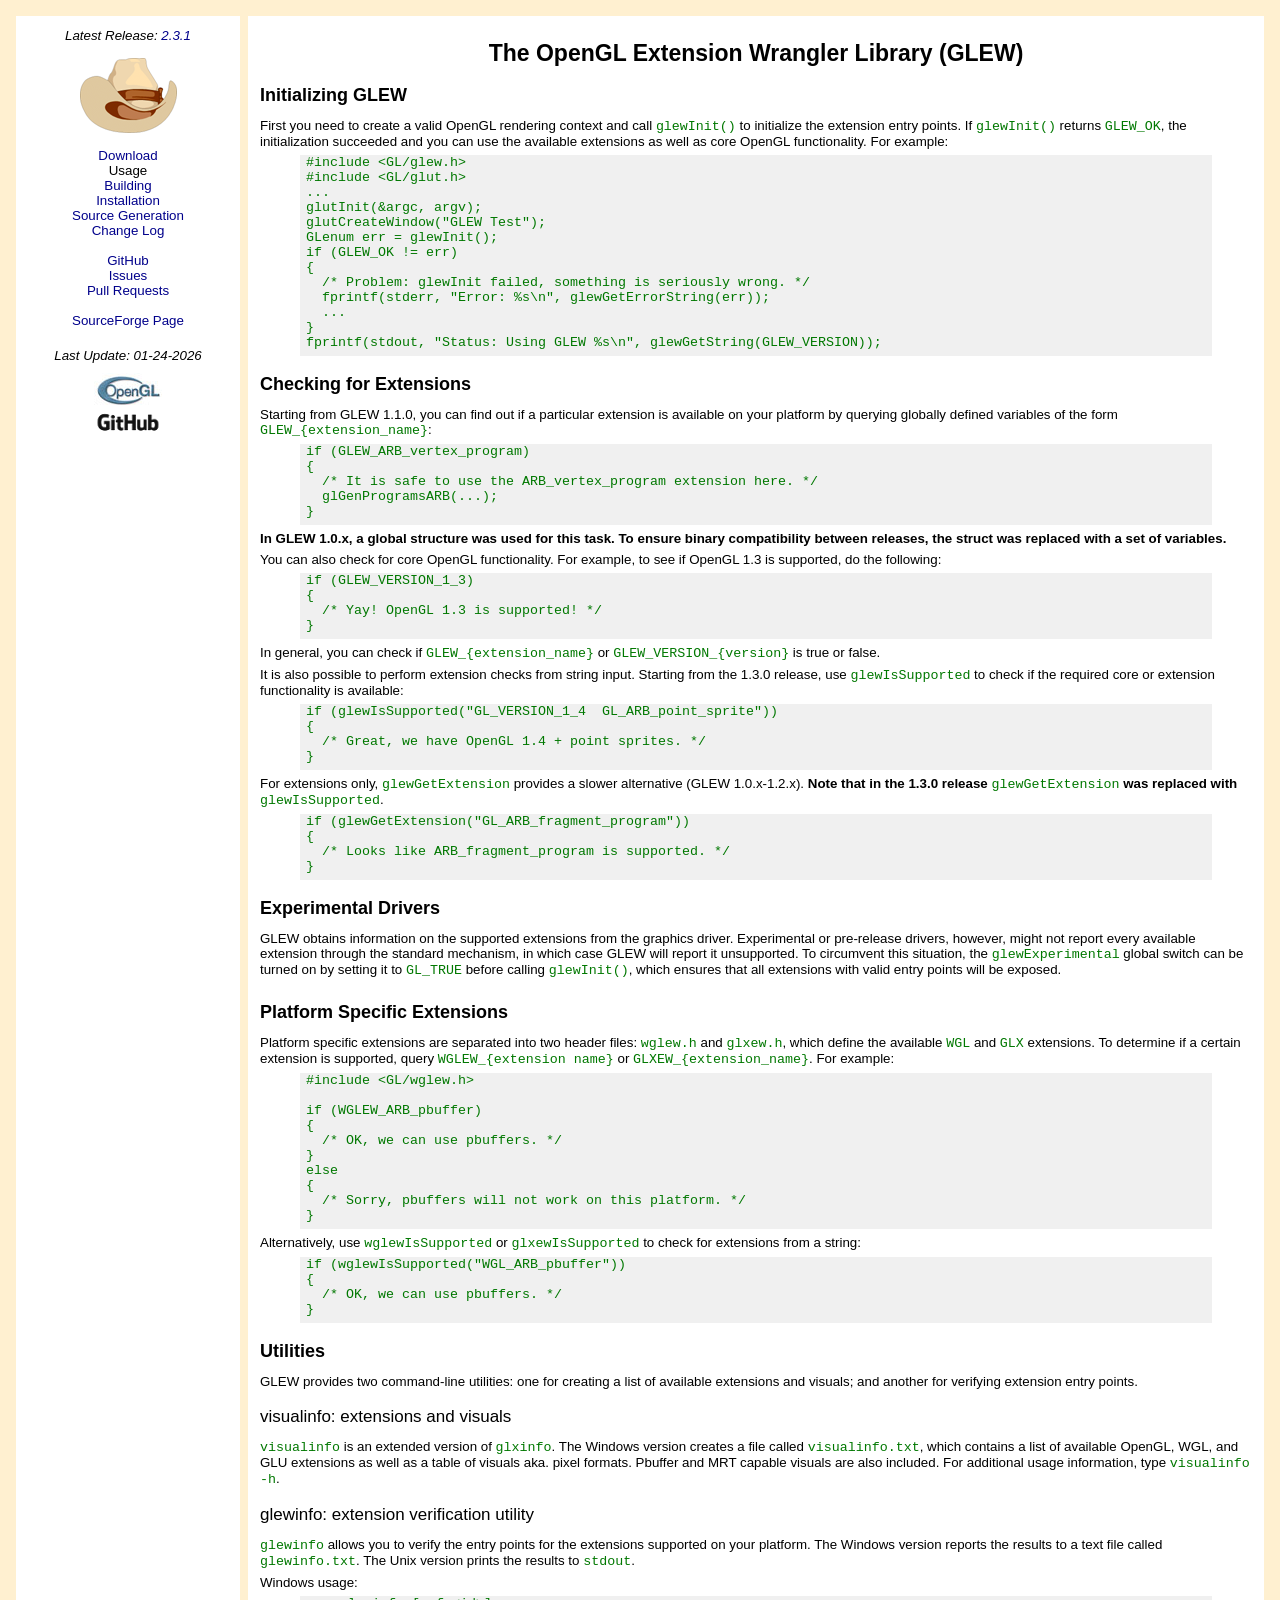
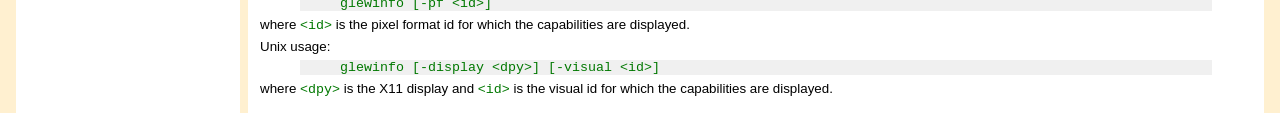
<file: external/glew/doc/basic.html>
<!-- begin header.html -->
<!--
The OpenGL Extension Wrangler Library
Copyright (C) 2008-2025, Nigel Stewart <nigels[]nigels com>
Copyright (C) 2002-2008, Milan Ikits <milan ikits[]ieee org>
Copyright (C) 2002-2008, Marcelo E. Magallon <mmagallo[]debian org>
Copyright (C) 2002, Lev Povalahev
All rights reserved.

Redistribution and use in source and binary forms, with or without 
modification, are permitted provided that the following conditions are met:

* Redistributions of source code must retain the above copyright notice, 
  this list of conditions and the following disclaimer.
* Redistributions in binary form must reproduce the above copyright notice, 
  this list of conditions and the following disclaimer in the documentation 
  and/or other materials provided with the distribution.
* The name of the author may be used to endorse or promote products 
  derived from this software without specific prior written permission.

THIS SOFTWARE IS PROVIDED BY THE COPYRIGHT HOLDERS AND CONTRIBUTORS "AS IS" 
AND ANY EXPRESS OR IMPLIED WARRANTIES, INCLUDING, BUT NOT LIMITED TO, THE 
IMPLIED WARRANTIES OF MERCHANTABILITY AND FITNESS FOR A PARTICULAR PURPOSE
ARE DISCLAIMED. IN NO EVENT SHALL THE COPYRIGHT OWNER OR CONTRIBUTORS BE 
LIABLE FOR ANY DIRECT, INDIRECT, INCIDENTAL, SPECIAL, EXEMPLARY, OR 
CONSEQUENTIAL DAMAGES (INCLUDING, BUT NOT LIMITED TO, PROCUREMENT OF 
SUBSTITUTE GOODS OR SERVICES; LOSS OF USE, DATA, OR PROFITS; OR BUSINESS
INTERRUPTION) HOWEVER CAUSED AND ON ANY THEORY OF LIABILITY, WHETHER IN
CONTRACT, STRICT LIABILITY, OR TORT (INCLUDING NEGLIGENCE OR OTHERWISE)
ARISING IN ANY WAY OUT OF THE USE OF THIS SOFTWARE, EVEN IF ADVISED OF
THE POSSIBILITY OF SUCH DAMAGE.
-->
<!DOCTYPE html PUBLIC "-//W3C//DTD HTML 4.01 Transitional//EN" "http://www.w3.org/TR/html/4/loose.dtd">
<html>
<head>
<title>GLEW: The OpenGL Extension Wrangler Library</title>
<meta http-equiv="Content-Type" content="text/html; charset=utf-8" />
<link href="glew.css" type="text/css" rel="stylesheet">
</head>
<body bgcolor="#fff0d0">
<table border="0" width="100%" cellpadding="12" cellspacing="8" style="height:100%">
<tr>
<td bgcolor="#ffffff" align="left" valign="top" width="200">
<table border="0" width="100%" cellpadding="0" cellspacing="0" align="left">
<tr>
<td valign="top">

<table border="0" width="100%" cellpadding="0" cellspacing="0" align="left">
<tr><td align="center"><i>Latest Release: <a href="https://github.com/nigels-com/glew/releases/tag/glew-2.3.1">2.3.1</a></i></td></tr>
<tr><td align="center"><br></td></tr>
<tr><td align="center"><img src="./glew.png" alt="GLEW Logo" width="97" height="75"></td></tr>
<tr><td align="center"><br></td></tr>
<tr><td align="center">
<table border="0" cellpadding="0" cellspacing="0" align="center">
<tr><td align="center"><a href="index.html">Download</a></td></tr>
<tr><td align="center">Usage</td></tr>
<tr><td align="center"><a href="build.html">Building</a></td></tr>
<tr><td align="center"><a href="install.html">Installation</a></td></tr>
<tr><td align="center"><a href="advanced.html">Source Generation</a></td></tr>
<tr><td align="center"><a href="log.html">Change Log</a></td></tr>
<tr><td align="center"><br></tr>
<tr><td align="center"><a href="https://github.com/nigels-com/glew">GitHub</a></td></tr>
<tr><td align="center"><a href="https://github.com/nigels-com/glew/issues">Issues</a></td></tr>
<tr><td align="center"><a href="https://github.com/nigels-com/glew/pulls">Pull Requests</a></td></tr>
<tr><td align="center"><br></tr>
<tr><td align="center"><a href="https://sourceforge.net/projects/glew">SourceForge Page</a></td></tr>
</table>
<tr><td align="center"><br></tr>
</table>
</td>
</tr>
<tr>

<td valign="bottom">
<table border="0" width="100%" cellpadding="5" cellspacing="0" align="left">
<tr><td align="center"><i>Last Update: 01-24-2026</i></td></tr>
<tr><td align="center">
	<a href="http://www.opengl.org"><img src="./ogl_sm.jpg" width="68" height="35" border="0" alt="OpenGL Logo"></a><br/>
	<a href="https://github.com/nigels-com/glew"><img src="github.png" width="70" height="29" border="0" alt="GitHub Logo"></a>
</td>
</tr>
</table>
</td>
</tr>
</table>
</td>

<td bgcolor="#ffffff" align="left" valign="top">

<h1>The OpenGL Extension Wrangler Library (GLEW)</h1>

<!-- end header.html -->


<h2>Initializing GLEW</h2>
<p>
First you need to create a valid OpenGL rendering context and call
<tt>glewInit()</tt> to initialize the extension entry points.  If
<tt>glewInit()</tt> returns <tt>GLEW_OK</tt>, the initialization
succeeded and you can use the available extensions as well as core
OpenGL functionality. For example:
</p>

<p class="pre">
#include &lt;GL/glew.h&gt;<br>
#include &lt;GL/glut.h&gt;<br>
...<br>
glutInit(&amp;argc, argv);<br>
glutCreateWindow("GLEW Test");<br>
GLenum err = glewInit();<br>
if (GLEW_OK != err)<br>
{<br>
&nbsp;&nbsp;/* Problem: glewInit failed, something is seriously wrong. */<br>
&nbsp;&nbsp;fprintf(stderr, "Error: %s\n", glewGetErrorString(err));<br>
&nbsp;&nbsp;...<br>
}<br>
fprintf(stdout, "Status: Using GLEW %s\n", glewGetString(GLEW_VERSION));<br>
</p>

<h2>Checking for Extensions</h2>

<p>
Starting from GLEW 1.1.0, you can find out if a particular extension
is available on your platform by querying globally defined variables
of the form <tt>GLEW_{extension_name}</tt>:
</p>

<p class="pre">
if (GLEW_ARB_vertex_program)<br>
{<br>
&nbsp;&nbsp;/* It is safe to use the ARB_vertex_program extension here. */<br>
&nbsp;&nbsp;glGenProgramsARB(...);<br>
}<br>
</p>

<p>
<b>In GLEW 1.0.x, a global structure was used for this task. To ensure
binary compatibility between releases, the struct was replaced with a
set of variables.</b>
</p>

<p>
You can also check for core OpenGL functionality.  For example, to
see if OpenGL 1.3 is supported, do the following:
</p>

<p class="pre">
if (GLEW_VERSION_1_3)<br>
{<br>
&nbsp;&nbsp;/* Yay! OpenGL 1.3 is supported! */<br>
}<br>
</p>

<p>
In general, you can check if <tt>GLEW_{extension_name}</tt> or
<tt>GLEW_VERSION_{version}</tt> is true or false.
</p>

<p>
It is also possible to perform extension checks from string
input. Starting from the 1.3.0 release, use <tt>glewIsSupported</tt>
to check if the required core or extension functionality is
available:
</p>

<p class="pre">
if (glewIsSupported("GL_VERSION_1_4&nbsp;&nbsp;GL_ARB_point_sprite"))<br>
{<br>
&nbsp;&nbsp;/* Great, we have OpenGL 1.4 + point sprites. */<br>
}<br>
</p>

<p>
For extensions only, <tt>glewGetExtension</tt> provides a slower alternative
(GLEW 1.0.x-1.2.x). <b>Note that in the 1.3.0 release </b>
<tt>glewGetExtension</tt> <b>was replaced with </b>
<tt>glewIsSupported</tt>.
</p>

<p class="pre">
if (glewGetExtension("GL_ARB_fragment_program"))<br>
{<br>
&nbsp;&nbsp;/* Looks like ARB_fragment_program is supported. */<br>
}<br>
</p>

<h2>Experimental Drivers</h2>

<p>
GLEW obtains information on the supported extensions from the graphics
driver.  Experimental or pre-release drivers, however, might not
report every available extension through the standard mechanism, in
which case GLEW will report it unsupported.  To circumvent this
situation, the <tt>glewExperimental</tt> global switch can be turned
on by setting it to <tt>GL_TRUE</tt> before calling
<tt>glewInit()</tt>, which ensures that all extensions with valid
entry points will be exposed.
</p>

<h2>Platform Specific Extensions</h2>

<p>
Platform specific extensions are separated into two header files:
<tt>wglew.h</tt> and <tt>glxew.h</tt>, which define the available
<tt>WGL</tt> and <tt>GLX</tt> extensions.  To determine if a certain
extension is supported, query <tt>WGLEW_{extension name}</tt> or
<tt>GLXEW_{extension_name}</tt>.  For example:
</p>

<p class="pre">
#include &lt;GL/wglew.h&gt;<br>
<br>
if (WGLEW_ARB_pbuffer)<br>
{<br>
&nbsp;&nbsp;/* OK, we can use pbuffers. */<br>
}<br>
else<br>
{<br>
&nbsp;&nbsp;/* Sorry, pbuffers will not work on this platform. */<br>
}<br>
</p>

<p>
Alternatively, use <tt>wglewIsSupported</tt> or
<tt>glxewIsSupported</tt> to check for extensions from a string:
</p>

<p class="pre">
if (wglewIsSupported("WGL_ARB_pbuffer"))<br>
{<br>
&nbsp;&nbsp;/* OK, we can use pbuffers. */<br>
}<br>
</p>

<h2>Utilities</h2>

<p>
GLEW provides two command-line utilities: one for creating a list of
available extensions and visuals; and another for verifying extension
entry points.
</p>

<h3>visualinfo: extensions and visuals</h3>

<p>
<tt>visualinfo</tt> is an extended version of <tt>glxinfo</tt>. The
Windows version creates a file called <tt>visualinfo.txt</tt>, which
contains a list of available OpenGL, WGL, and GLU extensions as well
as a table of visuals aka. pixel formats. Pbuffer and MRT capable
visuals are also included. For additional usage information, type
<tt>visualinfo -h</tt>.
</p>

<h3>glewinfo: extension verification utility</h3>

<p>
<tt>glewinfo</tt> allows you to verify the entry points for the
extensions supported on your platform. The Windows version
reports the results to a text file called <tt>glewinfo.txt</tt>. The
Unix version prints the results to <tt>stdout</tt>.
</p>

<p>Windows usage:</p>
 <blockquote><pre>glewinfo [-pf &lt;id&gt;]</pre></blockquote>

<p>where <tt>&lt;id&gt;</tt> is the pixel format id for which the
capabilities are displayed.</p>

<p>Unix usage:</p>
<blockquote><pre>glewinfo [-display &lt;dpy&gt;] [-visual &lt;id&gt;]</pre></blockquote>

<p>where <tt>&lt;dpy&gt;</tt> is the X11 display and <tt>&lt;id&gt;</tt> is
the visual id for which the capabilities are displayed.</p>

<!-- begin footer.html -->
</td></tr></table></body>
<!-- end footer.html -->
</file>
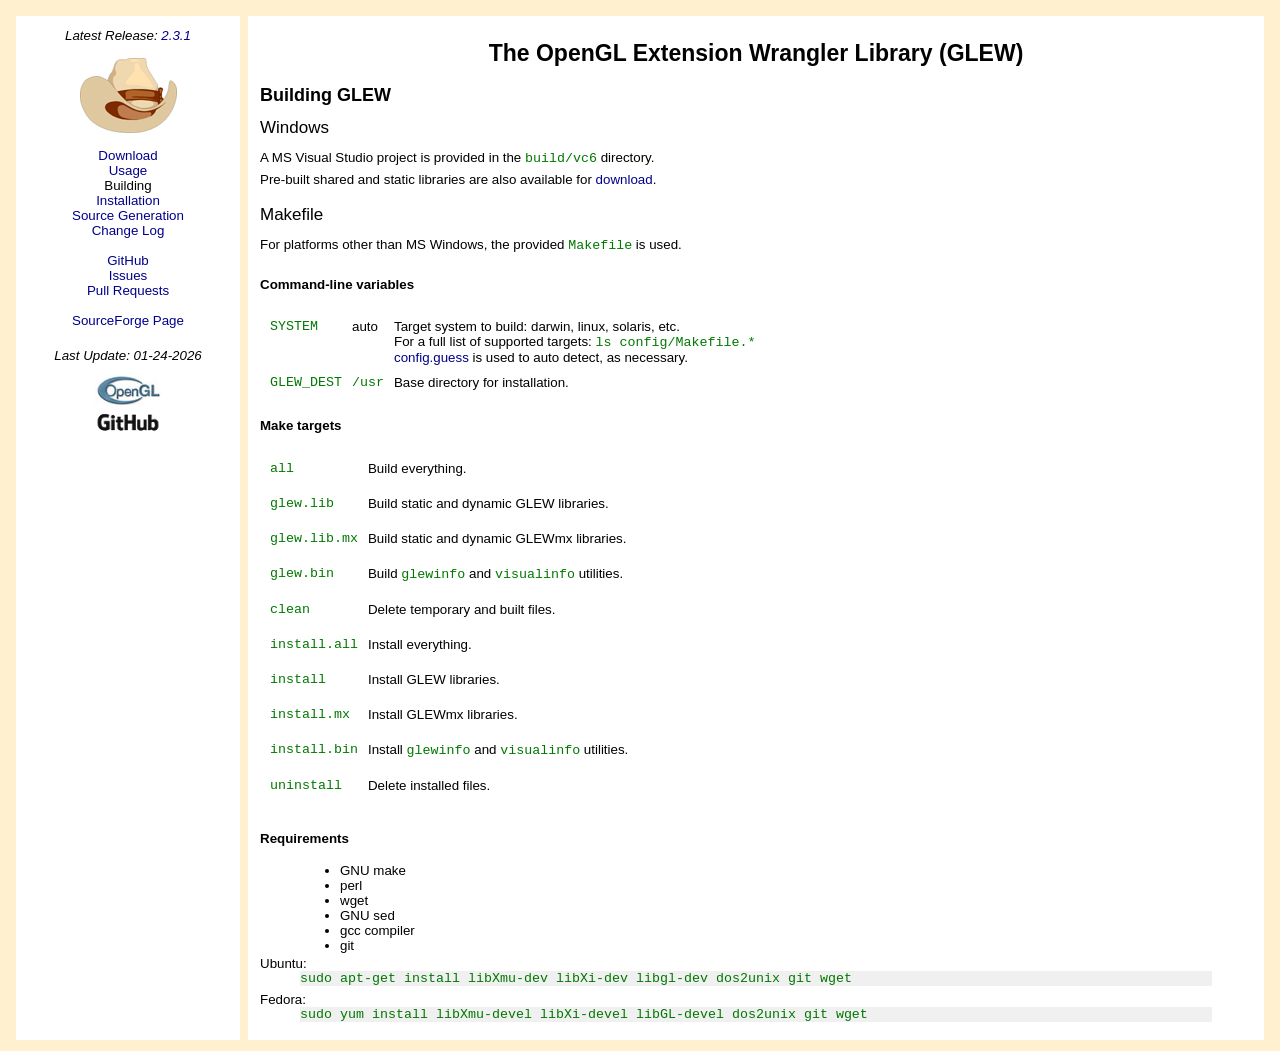
<file: external/glew/doc/build.html>
<!-- begin header.html -->
<!--
The OpenGL Extension Wrangler Library
Copyright (C) 2008-2025, Nigel Stewart <nigels[]nigels com>
Copyright (C) 2002-2008, Milan Ikits <milan ikits[]ieee org>
Copyright (C) 2002-2008, Marcelo E. Magallon <mmagallo[]debian org>
Copyright (C) 2002, Lev Povalahev
All rights reserved.

Redistribution and use in source and binary forms, with or without 
modification, are permitted provided that the following conditions are met:

* Redistributions of source code must retain the above copyright notice, 
  this list of conditions and the following disclaimer.
* Redistributions in binary form must reproduce the above copyright notice, 
  this list of conditions and the following disclaimer in the documentation 
  and/or other materials provided with the distribution.
* The name of the author may be used to endorse or promote products 
  derived from this software without specific prior written permission.

THIS SOFTWARE IS PROVIDED BY THE COPYRIGHT HOLDERS AND CONTRIBUTORS "AS IS" 
AND ANY EXPRESS OR IMPLIED WARRANTIES, INCLUDING, BUT NOT LIMITED TO, THE 
IMPLIED WARRANTIES OF MERCHANTABILITY AND FITNESS FOR A PARTICULAR PURPOSE
ARE DISCLAIMED. IN NO EVENT SHALL THE COPYRIGHT OWNER OR CONTRIBUTORS BE 
LIABLE FOR ANY DIRECT, INDIRECT, INCIDENTAL, SPECIAL, EXEMPLARY, OR 
CONSEQUENTIAL DAMAGES (INCLUDING, BUT NOT LIMITED TO, PROCUREMENT OF 
SUBSTITUTE GOODS OR SERVICES; LOSS OF USE, DATA, OR PROFITS; OR BUSINESS
INTERRUPTION) HOWEVER CAUSED AND ON ANY THEORY OF LIABILITY, WHETHER IN
CONTRACT, STRICT LIABILITY, OR TORT (INCLUDING NEGLIGENCE OR OTHERWISE)
ARISING IN ANY WAY OUT OF THE USE OF THIS SOFTWARE, EVEN IF ADVISED OF
THE POSSIBILITY OF SUCH DAMAGE.
-->
<!DOCTYPE html PUBLIC "-//W3C//DTD HTML 4.01 Transitional//EN" "http://www.w3.org/TR/html/4/loose.dtd">
<html>
<head>
<title>GLEW: The OpenGL Extension Wrangler Library</title>
<meta http-equiv="Content-Type" content="text/html; charset=utf-8" />
<link href="glew.css" type="text/css" rel="stylesheet">
</head>
<body bgcolor="#fff0d0">
<table border="0" width="100%" cellpadding="12" cellspacing="8" style="height:100%">
<tr>
<td bgcolor="#ffffff" align="left" valign="top" width="200">
<table border="0" width="100%" cellpadding="0" cellspacing="0" align="left">
<tr>
<td valign="top">

<table border="0" width="100%" cellpadding="0" cellspacing="0" align="left">
<tr><td align="center"><i>Latest Release: <a href="https://github.com/nigels-com/glew/releases/tag/glew-2.3.1">2.3.1</a></i></td></tr>
<tr><td align="center"><br></td></tr>
<tr><td align="center"><img src="./glew.png" alt="GLEW Logo" width="97" height="75"></td></tr>
<tr><td align="center"><br></td></tr>
<tr><td align="center">
<table border="0" cellpadding="0" cellspacing="0" align="center">
<tr><td align="center"><a href="index.html">Download</a></td></tr>
<tr><td align="center"><a href="basic.html">Usage</a></td></tr>
<tr><td align="center">Building</td></tr>
<tr><td align="center"><a href="install.html">Installation</a></td></tr>
<tr><td align="center"><a href="advanced.html">Source Generation</a></td></tr>
<tr><td align="center"><a href="log.html">Change Log</a></td></tr>
<tr><td align="center"><br></tr>
<tr><td align="center"><a href="https://github.com/nigels-com/glew">GitHub</a></td></tr>
<tr><td align="center"><a href="https://github.com/nigels-com/glew/issues">Issues</a></td></tr>
<tr><td align="center"><a href="https://github.com/nigels-com/glew/pulls">Pull Requests</a></td></tr>
<tr><td align="center"><br></tr>
<tr><td align="center"><a href="https://sourceforge.net/projects/glew">SourceForge Page</a></td></tr>
</table>
<tr><td align="center"><br></tr>
</table>
</td>
</tr>
<tr>

<td valign="bottom">
<table border="0" width="100%" cellpadding="5" cellspacing="0" align="left">
<tr><td align="center"><i>Last Update: 01-24-2026</i></td></tr>
<tr><td align="center">
	<a href="http://www.opengl.org"><img src="./ogl_sm.jpg" width="68" height="35" border="0" alt="OpenGL Logo"></a><br/>
	<a href="https://github.com/nigels-com/glew"><img src="github.png" width="70" height="29" border="0" alt="GitHub Logo"></a>
</td>
</tr>
</table>
</td>
</tr>
</table>
</td>

<td bgcolor="#ffffff" align="left" valign="top">

<h1>The OpenGL Extension Wrangler Library (GLEW)</h1>

<!-- end header.html -->


<h2>Building GLEW</h2>

<h3>Windows</h3>

<p>A MS Visual Studio project is provided in the <tt>build/vc6</tt> directory.</p>
<p>Pre-built shared and static libraries are also available for <a href="index.html">download</a>.</p>

<h3>Makefile</h3>

<p>For platforms other than MS Windows, the provided <tt>Makefile</tt> is used.</p> 

<h4>Command-line variables</h4>

<table border=0 cellpadding=0 cellspacing=10>
<tr><td valign=top><tt>SYSTEM</tt></td><td valign=top>auto</td>
<td align=left>Target system to build: darwin, linux, solaris, etc.<br/>For a full list of supported targets: <tt>ls config/Makefile.*</tt><br/>
<a href="http://git.savannah.gnu.org/gitweb/?p=config.git;a=tree">config.guess</a> is used to auto detect, as necessary.</td></tr>
<tr><td valign=top><tt>GLEW_DEST</tt></td><td valign=top><tt>/usr</tt></td>
<td align=left>Base directory for installation.</td></tr>
</table>

<h4>Make targets</h4>

<table border=0 cellpadding=0 cellspacing=10>
<tr><td valign=top><tt>all</tt></td><td>Build everything.</td><tr>
<tr><td valign=top><tt>glew.lib</tt></td><td>Build static and dynamic GLEW libraries.</td><tr>
<tr><td valign=top><tt>glew.lib.mx</tt></td><td>Build static and dynamic GLEWmx libraries.</td><tr>
<tr><td valign=top><tt>glew.bin</tt></td><td>Build <tt>glewinfo</tt> and <tt>visualinfo</tt> utilities.</td><tr>
<tr><td valign=top><tt>clean</tt></td><td>Delete temporary and built files.</td><tr>
<tr><td valign=top><tt>install.all</tt></td><td>Install everything.</td><tr>
<tr><td valign=top><tt>install</tt></td><td>Install GLEW libraries.</td><tr>
<tr><td valign=top><tt>install.mx</tt></td><td>Install GLEWmx libraries.</td><tr>
<tr><td valign=top><tt>install.bin</tt></td><td>Install <tt>glewinfo</tt> and <tt>visualinfo</tt> utilities.</td><tr>
<tr><td valign=top><tt>uninstall</tt></td><td>Delete installed files.</td><tr>
</table>

<h4>Requirements</h4>

<ul>
<li>GNU make</li>
<li>perl</li>
<li>wget</li>
<li>GNU sed</li>
<li>gcc compiler</li>
<li>git</li>
</ul>

Ubuntu: <pre>sudo apt-get install libXmu-dev libXi-dev libgl-dev dos2unix git wget</pre>
Fedora: <pre>sudo yum install libXmu-devel libXi-devel libGL-devel dos2unix git wget</pre>
<!-- begin footer.html -->
</td></tr></table></body>
<!-- end footer.html -->
</file>
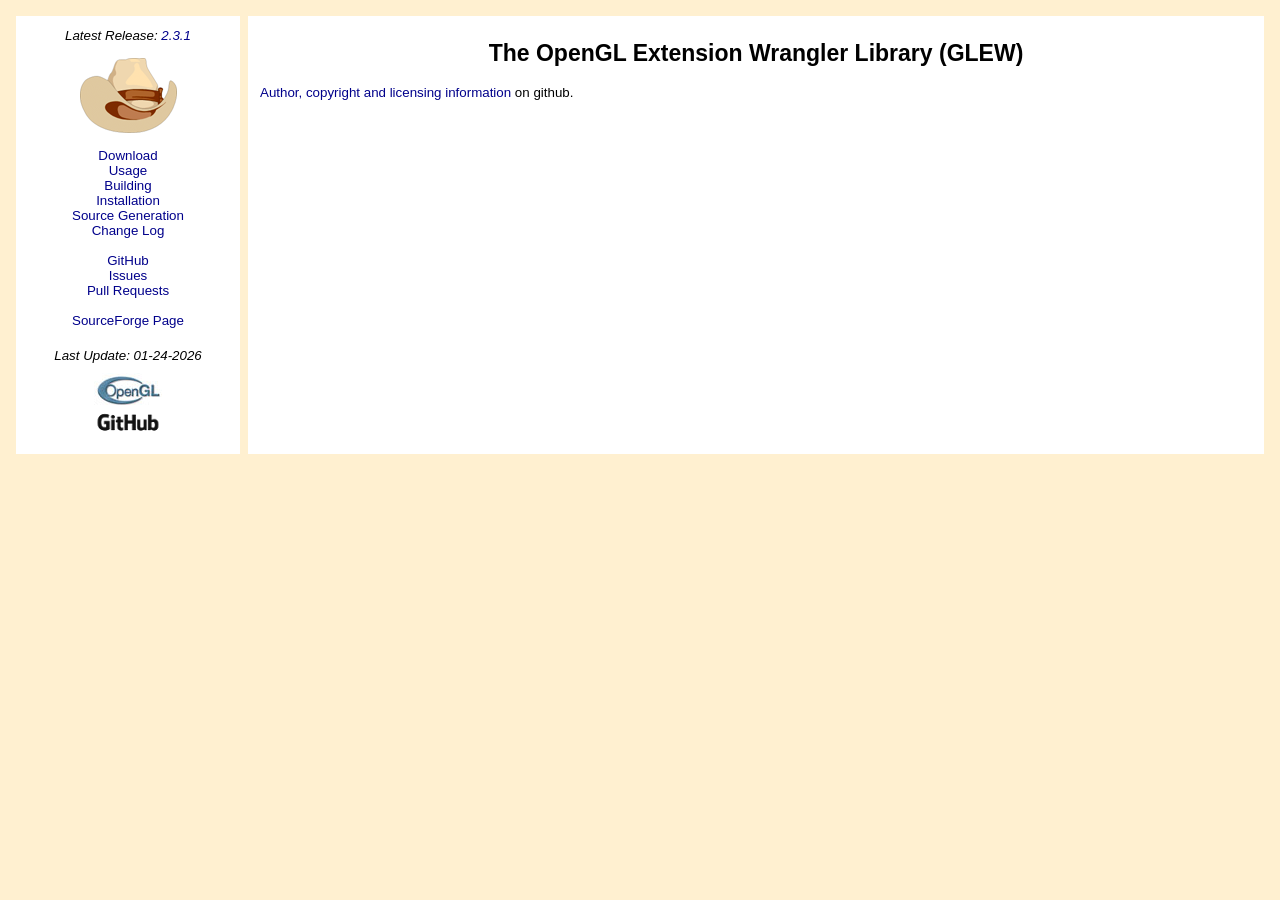
<file: external/glew/doc/credits.html>
<!-- begin header.html -->
<!--
The OpenGL Extension Wrangler Library
Copyright (C) 2008-2025, Nigel Stewart <nigels[]nigels com>
Copyright (C) 2002-2008, Milan Ikits <milan ikits[]ieee org>
Copyright (C) 2002-2008, Marcelo E. Magallon <mmagallo[]debian org>
Copyright (C) 2002, Lev Povalahev
All rights reserved.

Redistribution and use in source and binary forms, with or without 
modification, are permitted provided that the following conditions are met:

* Redistributions of source code must retain the above copyright notice, 
  this list of conditions and the following disclaimer.
* Redistributions in binary form must reproduce the above copyright notice, 
  this list of conditions and the following disclaimer in the documentation 
  and/or other materials provided with the distribution.
* The name of the author may be used to endorse or promote products 
  derived from this software without specific prior written permission.

THIS SOFTWARE IS PROVIDED BY THE COPYRIGHT HOLDERS AND CONTRIBUTORS "AS IS" 
AND ANY EXPRESS OR IMPLIED WARRANTIES, INCLUDING, BUT NOT LIMITED TO, THE 
IMPLIED WARRANTIES OF MERCHANTABILITY AND FITNESS FOR A PARTICULAR PURPOSE
ARE DISCLAIMED. IN NO EVENT SHALL THE COPYRIGHT OWNER OR CONTRIBUTORS BE 
LIABLE FOR ANY DIRECT, INDIRECT, INCIDENTAL, SPECIAL, EXEMPLARY, OR 
CONSEQUENTIAL DAMAGES (INCLUDING, BUT NOT LIMITED TO, PROCUREMENT OF 
SUBSTITUTE GOODS OR SERVICES; LOSS OF USE, DATA, OR PROFITS; OR BUSINESS
INTERRUPTION) HOWEVER CAUSED AND ON ANY THEORY OF LIABILITY, WHETHER IN
CONTRACT, STRICT LIABILITY, OR TORT (INCLUDING NEGLIGENCE OR OTHERWISE)
ARISING IN ANY WAY OUT OF THE USE OF THIS SOFTWARE, EVEN IF ADVISED OF
THE POSSIBILITY OF SUCH DAMAGE.
-->
<!DOCTYPE html PUBLIC "-//W3C//DTD HTML 4.01 Transitional//EN" "http://www.w3.org/TR/html/4/loose.dtd">
<html>
<head>
<title>GLEW: The OpenGL Extension Wrangler Library</title>
<meta http-equiv="Content-Type" content="text/html; charset=utf-8" />
<link href="glew.css" type="text/css" rel="stylesheet">
</head>
<body bgcolor="#fff0d0">
<table border="0" width="100%" cellpadding="12" cellspacing="8" style="height:100%">
<tr>
<td bgcolor="#ffffff" align="left" valign="top" width="200">
<table border="0" width="100%" cellpadding="0" cellspacing="0" align="left">
<tr>
<td valign="top">

<table border="0" width="100%" cellpadding="0" cellspacing="0" align="left">
<tr><td align="center"><i>Latest Release: <a href="https://github.com/nigels-com/glew/releases/tag/glew-2.3.1">2.3.1</a></i></td></tr>
<tr><td align="center"><br></td></tr>
<tr><td align="center"><img src="./glew.png" alt="GLEW Logo" width="97" height="75"></td></tr>
<tr><td align="center"><br></td></tr>
<tr><td align="center">
<table border="0" cellpadding="0" cellspacing="0" align="center">
<tr><td align="center"><a href="index.html">Download</a></td></tr>
<tr><td align="center"><a href="basic.html">Usage</a></td></tr>
<tr><td align="center"><a href="build.html">Building</a></td></tr>
<tr><td align="center"><a href="install.html">Installation</a></td></tr>
<tr><td align="center"><a href="advanced.html">Source Generation</a></td></tr>
<tr><td align="center"><a href="log.html">Change Log</a></td></tr>
<tr><td align="center"><br></tr>
<tr><td align="center"><a href="https://github.com/nigels-com/glew">GitHub</a></td></tr>
<tr><td align="center"><a href="https://github.com/nigels-com/glew/issues">Issues</a></td></tr>
<tr><td align="center"><a href="https://github.com/nigels-com/glew/pulls">Pull Requests</a></td></tr>
<tr><td align="center"><br></tr>
<tr><td align="center"><a href="https://sourceforge.net/projects/glew">SourceForge Page</a></td></tr>
</table>
<tr><td align="center"><br></tr>
</table>
</td>
</tr>
<tr>

<td valign="bottom">
<table border="0" width="100%" cellpadding="5" cellspacing="0" align="left">
<tr><td align="center"><i>Last Update: 01-24-2026</i></td></tr>
<tr><td align="center">
	<a href="http://www.opengl.org"><img src="./ogl_sm.jpg" width="68" height="35" border="0" alt="OpenGL Logo"></a><br/>
	<a href="https://github.com/nigels-com/glew"><img src="github.png" width="70" height="29" border="0" alt="GitHub Logo"></a>
</td>
</tr>
</table>
</td>
</tr>
</table>
</td>

<td bgcolor="#ffffff" align="left" valign="top">

<h1>The OpenGL Extension Wrangler Library (GLEW)</h1>

<!-- end header.html -->


<p><a href="https://github.com/nigels-com/glew#copyright-and-licensing">
Author, copyright and licensing information</a> on github.</p>
<!-- begin footer.html -->
</td></tr></table></body>
<!-- end footer.html -->
</file>
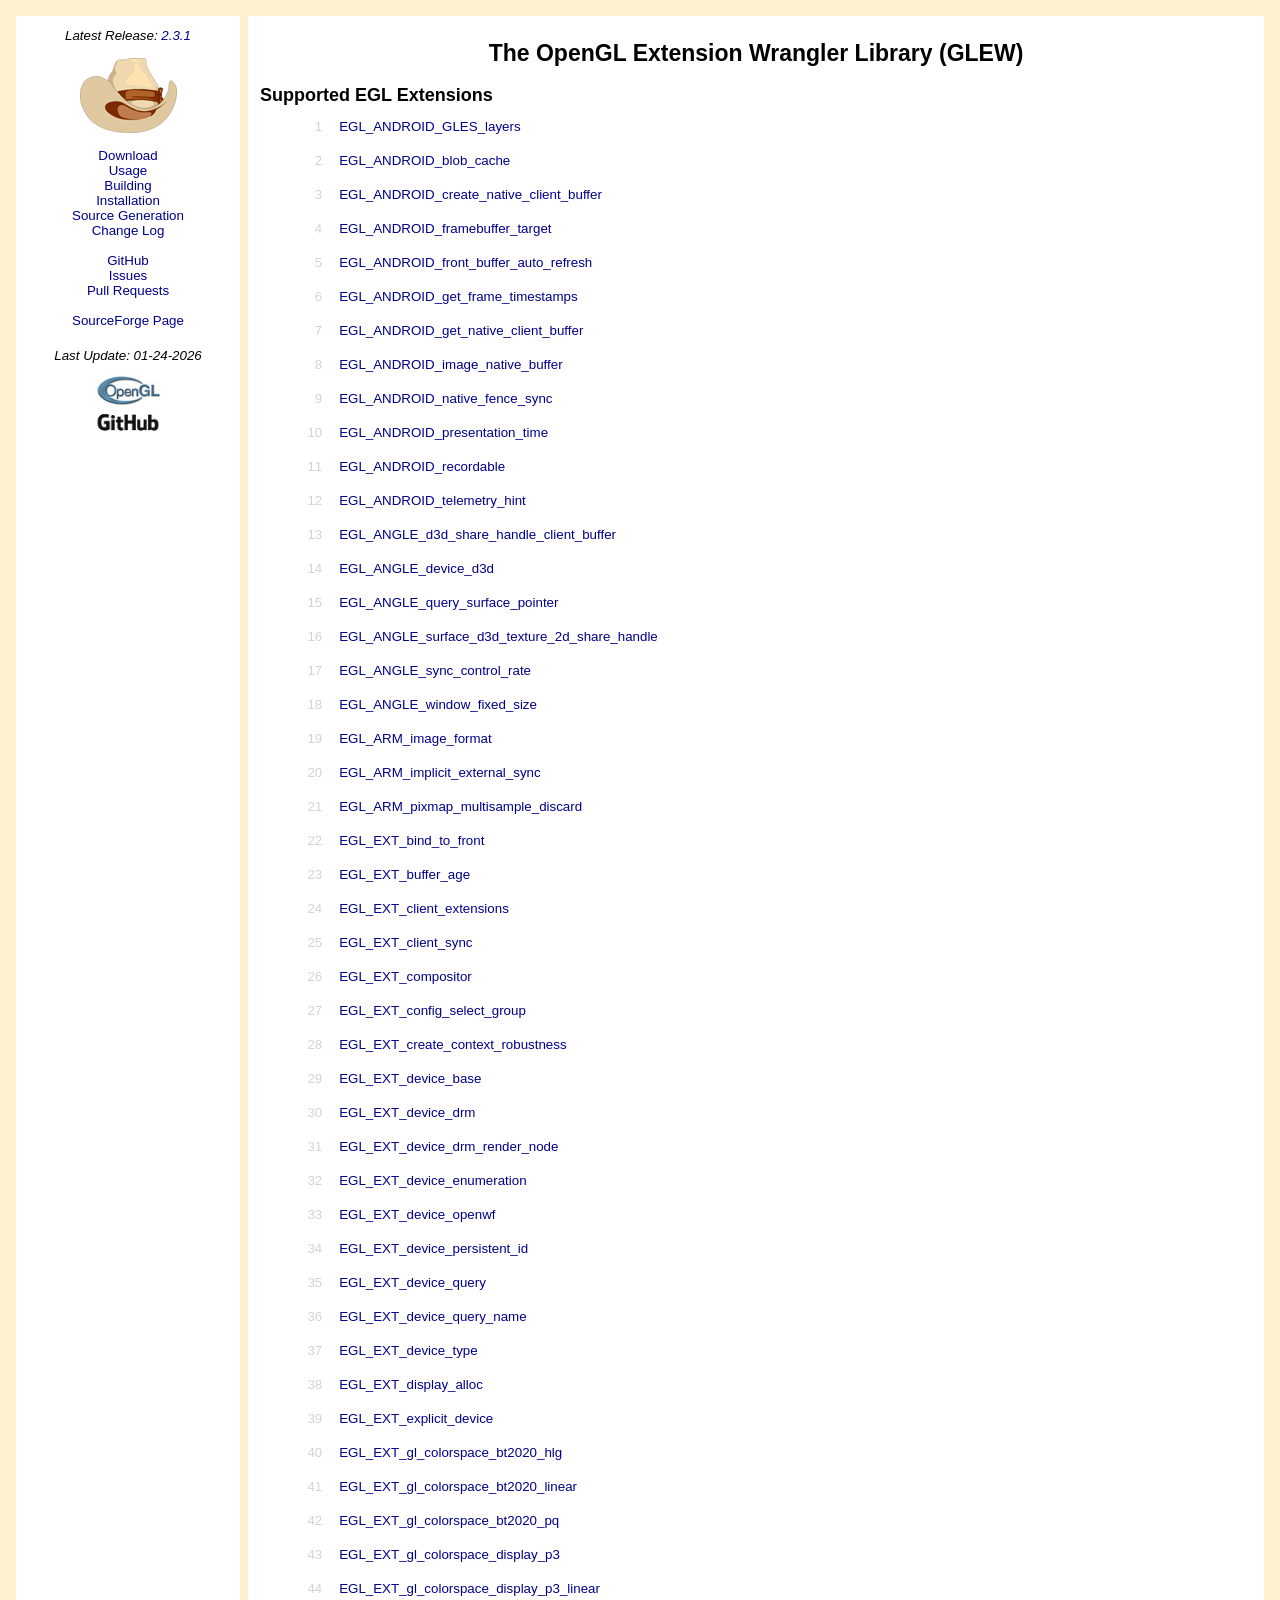
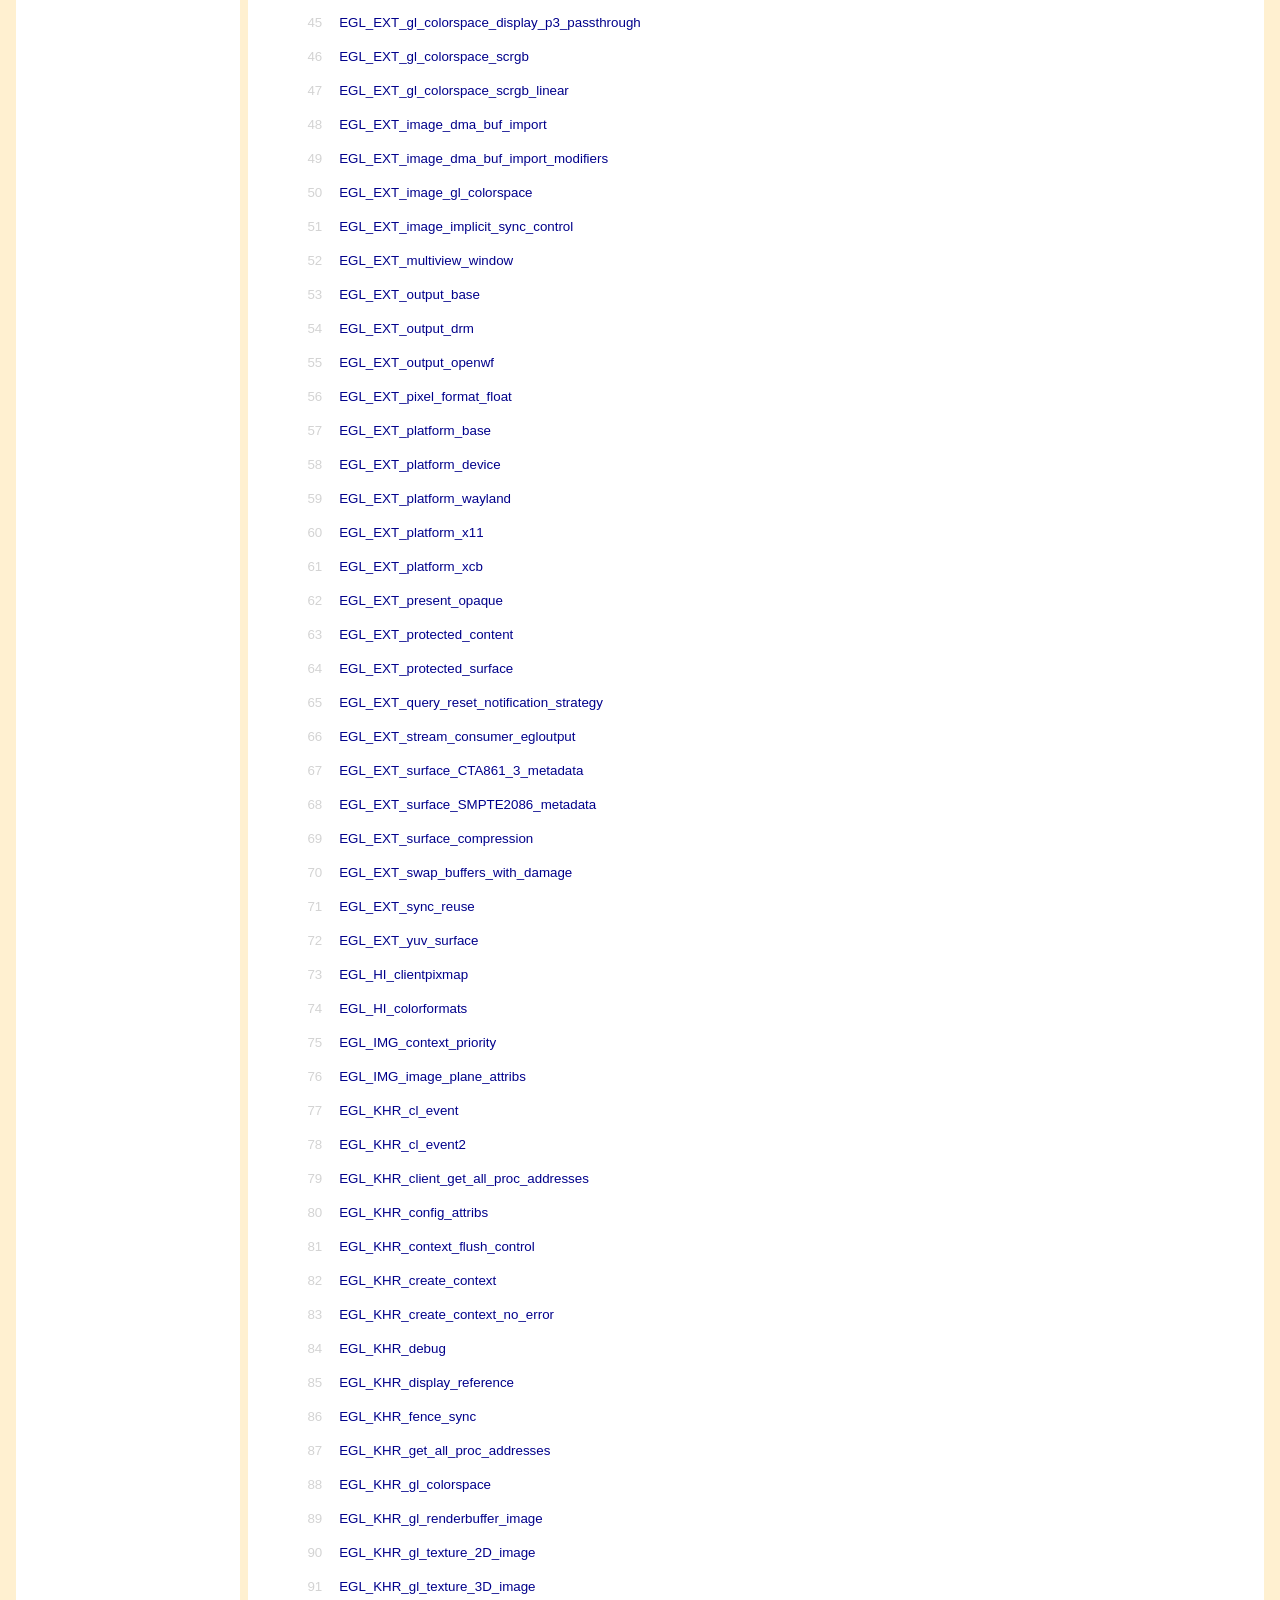
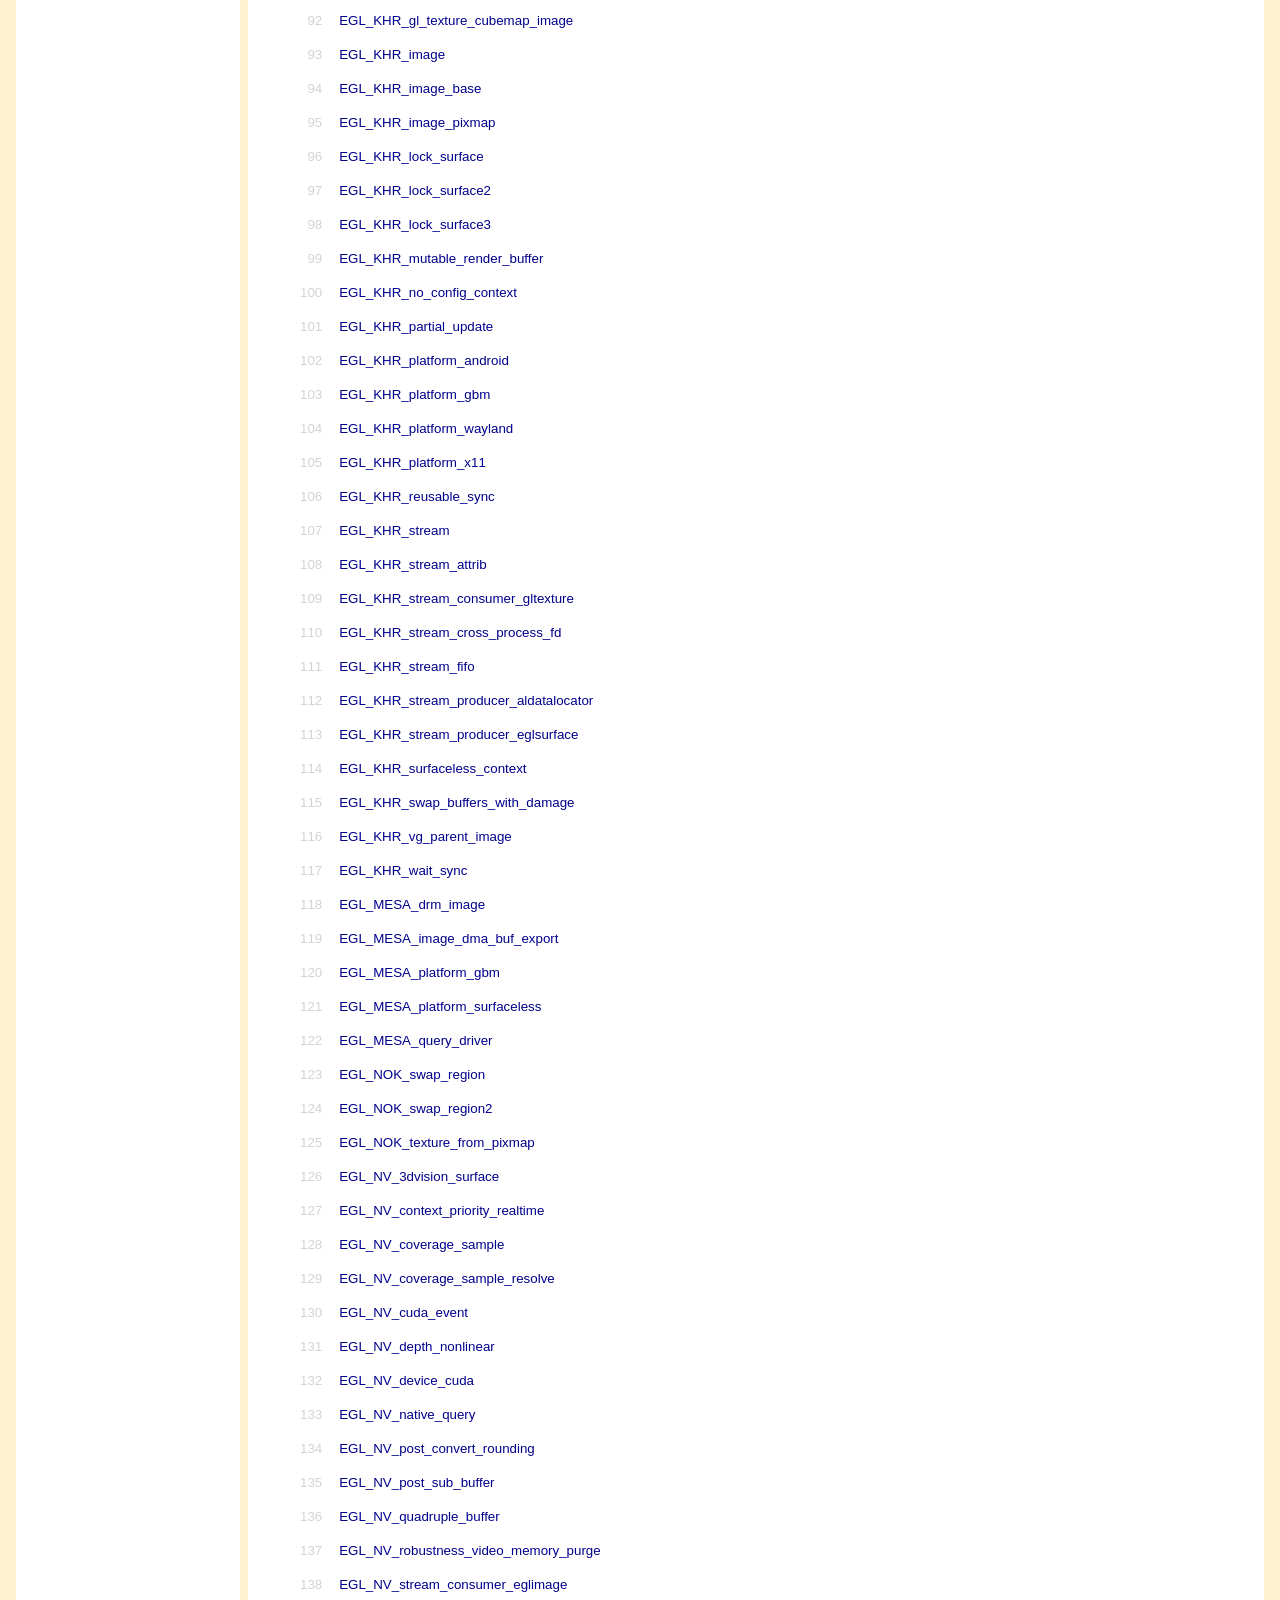
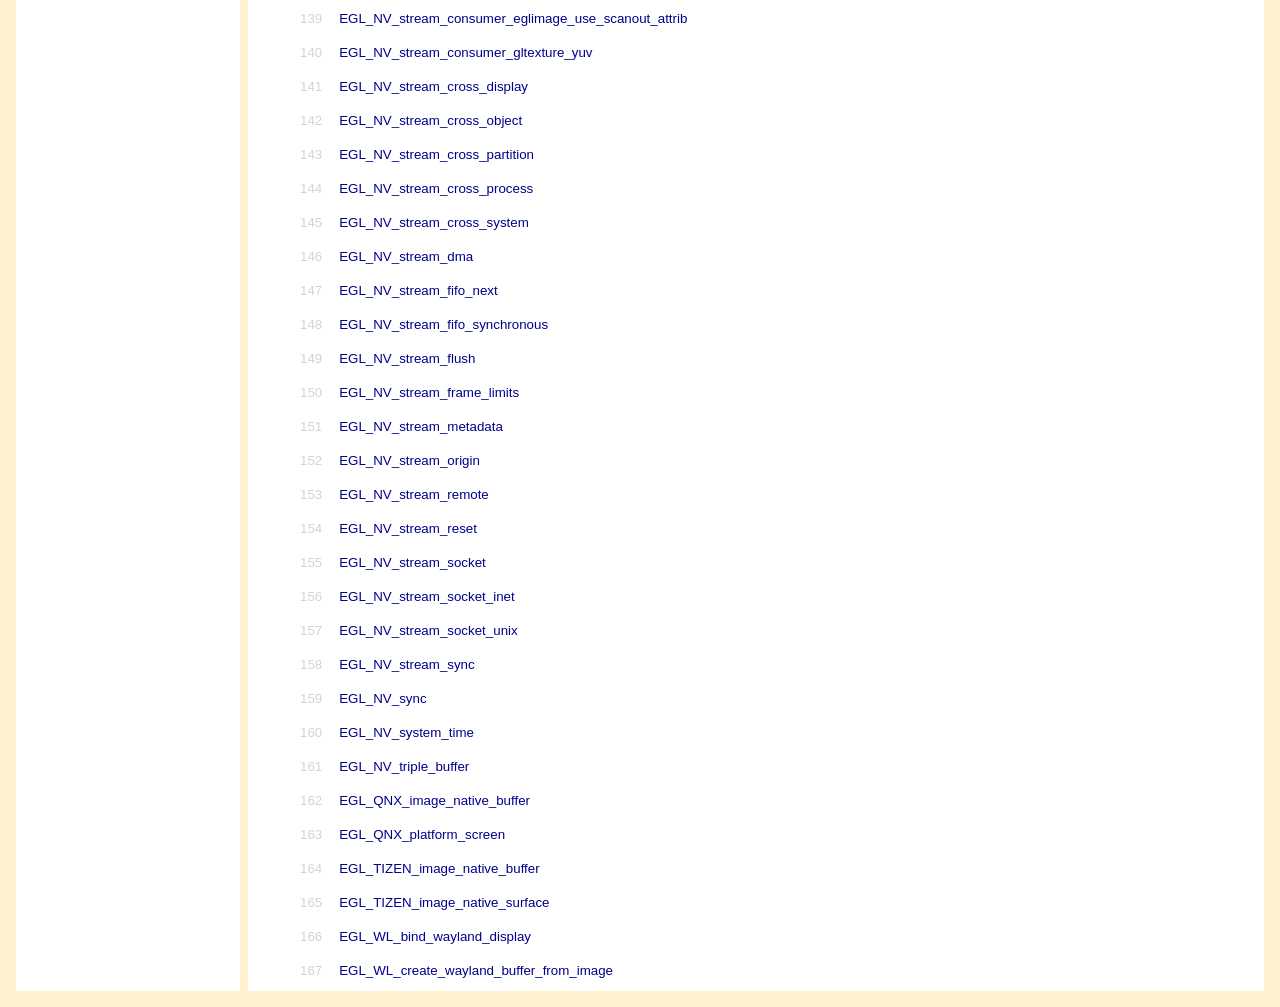
<file: external/glew/doc/eglew.html>
<!-- begin header.html -->
<!--
The OpenGL Extension Wrangler Library
Copyright (C) 2008-2025, Nigel Stewart <nigels[]nigels com>
Copyright (C) 2002-2008, Milan Ikits <milan ikits[]ieee org>
Copyright (C) 2002-2008, Marcelo E. Magallon <mmagallo[]debian org>
Copyright (C) 2002, Lev Povalahev
All rights reserved.

Redistribution and use in source and binary forms, with or without 
modification, are permitted provided that the following conditions are met:

* Redistributions of source code must retain the above copyright notice, 
  this list of conditions and the following disclaimer.
* Redistributions in binary form must reproduce the above copyright notice, 
  this list of conditions and the following disclaimer in the documentation 
  and/or other materials provided with the distribution.
* The name of the author may be used to endorse or promote products 
  derived from this software without specific prior written permission.

THIS SOFTWARE IS PROVIDED BY THE COPYRIGHT HOLDERS AND CONTRIBUTORS "AS IS" 
AND ANY EXPRESS OR IMPLIED WARRANTIES, INCLUDING, BUT NOT LIMITED TO, THE 
IMPLIED WARRANTIES OF MERCHANTABILITY AND FITNESS FOR A PARTICULAR PURPOSE
ARE DISCLAIMED. IN NO EVENT SHALL THE COPYRIGHT OWNER OR CONTRIBUTORS BE 
LIABLE FOR ANY DIRECT, INDIRECT, INCIDENTAL, SPECIAL, EXEMPLARY, OR 
CONSEQUENTIAL DAMAGES (INCLUDING, BUT NOT LIMITED TO, PROCUREMENT OF 
SUBSTITUTE GOODS OR SERVICES; LOSS OF USE, DATA, OR PROFITS; OR BUSINESS
INTERRUPTION) HOWEVER CAUSED AND ON ANY THEORY OF LIABILITY, WHETHER IN
CONTRACT, STRICT LIABILITY, OR TORT (INCLUDING NEGLIGENCE OR OTHERWISE)
ARISING IN ANY WAY OUT OF THE USE OF THIS SOFTWARE, EVEN IF ADVISED OF
THE POSSIBILITY OF SUCH DAMAGE.
-->
<!DOCTYPE html PUBLIC "-//W3C//DTD HTML 4.01 Transitional//EN" "http://www.w3.org/TR/html/4/loose.dtd">
<html>
<head>
<title>GLEW: The OpenGL Extension Wrangler Library</title>
<meta http-equiv="Content-Type" content="text/html; charset=utf-8" />
<link href="glew.css" type="text/css" rel="stylesheet">
</head>
<body bgcolor="#fff0d0">
<table border="0" width="100%" cellpadding="12" cellspacing="8" style="height:100%">
<tr>
<td bgcolor="#ffffff" align="left" valign="top" width="200">
<table border="0" width="100%" cellpadding="0" cellspacing="0" align="left">
<tr>
<td valign="top">

<table border="0" width="100%" cellpadding="0" cellspacing="0" align="left">
<tr><td align="center"><i>Latest Release: <a href="https://github.com/nigels-com/glew/releases/tag/glew-2.3.1">2.3.1</a></i></td></tr>
<tr><td align="center"><br></td></tr>
<tr><td align="center"><img src="./glew.png" alt="GLEW Logo" width="97" height="75"></td></tr>
<tr><td align="center"><br></td></tr>
<tr><td align="center">
<table border="0" cellpadding="0" cellspacing="0" align="center">
<tr><td align="center"><a href="index.html">Download</a></td></tr>
<tr><td align="center"><a href="basic.html">Usage</a></td></tr>
<tr><td align="center"><a href="build.html">Building</a></td></tr>
<tr><td align="center"><a href="install.html">Installation</a></td></tr>
<tr><td align="center"><a href="advanced.html">Source Generation</a></td></tr>
<tr><td align="center"><a href="log.html">Change Log</a></td></tr>
<tr><td align="center"><br></tr>
<tr><td align="center"><a href="https://github.com/nigels-com/glew">GitHub</a></td></tr>
<tr><td align="center"><a href="https://github.com/nigels-com/glew/issues">Issues</a></td></tr>
<tr><td align="center"><a href="https://github.com/nigels-com/glew/pulls">Pull Requests</a></td></tr>
<tr><td align="center"><br></tr>
<tr><td align="center"><a href="https://sourceforge.net/projects/glew">SourceForge Page</a></td></tr>
</table>
<tr><td align="center"><br></tr>
</table>
</td>
</tr>
<tr>

<td valign="bottom">
<table border="0" width="100%" cellpadding="5" cellspacing="0" align="left">
<tr><td align="center"><i>Last Update: 01-24-2026</i></td></tr>
<tr><td align="center">
	<a href="http://www.opengl.org"><img src="./ogl_sm.jpg" width="68" height="35" border="0" alt="OpenGL Logo"></a><br/>
	<a href="https://github.com/nigels-com/glew"><img src="github.png" width="70" height="29" border="0" alt="GitHub Logo"></a>
</td>
</tr>
</table>
</td>
</tr>
</table>
</td>

<td bgcolor="#ffffff" align="left" valign="top">

<h1>The OpenGL Extension Wrangler Library (GLEW)</h1>

<!-- end header.html -->


<h2>Supported EGL Extensions</h2>

<table border="0" width="100%" cellpadding="1" cellspacing="0" align="center">
<tr><td class="num">1</td><td>&nbsp;</td><td><a href="https://www.khronos.org/registry/egl/specs/eglspec.1.5.pdf">EGL_ANDROID_GLES_layers</a></td></tr>
<tr><td><br></td><td></td><td></td></tr>
<tr><td class="num">2</td><td>&nbsp;</td><td><a href="https://www.khronos.org/registry/egl/specs/eglspec.1.5.pdf">EGL_ANDROID_blob_cache</a></td></tr>
<tr><td><br></td><td></td><td></td></tr>
<tr><td class="num">3</td><td>&nbsp;</td><td><a href="https://www.khronos.org/registry/egl/specs/eglspec.1.5.pdf">EGL_ANDROID_create_native_client_buffer</a></td></tr>
<tr><td><br></td><td></td><td></td></tr>
<tr><td class="num">4</td><td>&nbsp;</td><td><a href="https://www.khronos.org/registry/egl/specs/eglspec.1.5.pdf">EGL_ANDROID_framebuffer_target</a></td></tr>
<tr><td><br></td><td></td><td></td></tr>
<tr><td class="num">5</td><td>&nbsp;</td><td><a href="https://www.khronos.org/registry/egl/specs/eglspec.1.5.pdf">EGL_ANDROID_front_buffer_auto_refresh</a></td></tr>
<tr><td><br></td><td></td><td></td></tr>
<tr><td class="num">6</td><td>&nbsp;</td><td><a href="https://www.khronos.org/registry/egl/specs/eglspec.1.5.pdf">EGL_ANDROID_get_frame_timestamps</a></td></tr>
<tr><td><br></td><td></td><td></td></tr>
<tr><td class="num">7</td><td>&nbsp;</td><td><a href="https://www.khronos.org/registry/egl/specs/eglspec.1.5.pdf">EGL_ANDROID_get_native_client_buffer</a></td></tr>
<tr><td><br></td><td></td><td></td></tr>
<tr><td class="num">8</td><td>&nbsp;</td><td><a href="https://www.khronos.org/registry/egl/specs/eglspec.1.5.pdf">EGL_ANDROID_image_native_buffer</a></td></tr>
<tr><td><br></td><td></td><td></td></tr>
<tr><td class="num">9</td><td>&nbsp;</td><td><a href="https://www.khronos.org/registry/egl/specs/eglspec.1.5.pdf">EGL_ANDROID_native_fence_sync</a></td></tr>
<tr><td><br></td><td></td><td></td></tr>
<tr><td class="num">10</td><td>&nbsp;</td><td><a href="https://www.khronos.org/registry/egl/specs/eglspec.1.5.pdf">EGL_ANDROID_presentation_time</a></td></tr>
<tr><td><br></td><td></td><td></td></tr>
<tr><td class="num">11</td><td>&nbsp;</td><td><a href="https://www.khronos.org/registry/egl/specs/eglspec.1.5.pdf">EGL_ANDROID_recordable</a></td></tr>
<tr><td><br></td><td></td><td></td></tr>
<tr><td class="num">12</td><td>&nbsp;</td><td><a href="https://www.khronos.org/registry/egl/specs/eglspec.1.5.pdf">EGL_ANDROID_telemetry_hint</a></td></tr>
<tr><td><br></td><td></td><td></td></tr>
<tr><td class="num">13</td><td>&nbsp;</td><td><a href="https://www.khronos.org/registry/egl/specs/eglspec.1.5.pdf">EGL_ANGLE_d3d_share_handle_client_buffer</a></td></tr>
<tr><td><br></td><td></td><td></td></tr>
<tr><td class="num">14</td><td>&nbsp;</td><td><a href="https://www.khronos.org/registry/egl/specs/eglspec.1.5.pdf">EGL_ANGLE_device_d3d</a></td></tr>
<tr><td><br></td><td></td><td></td></tr>
<tr><td class="num">15</td><td>&nbsp;</td><td><a href="https://www.khronos.org/registry/egl/specs/eglspec.1.5.pdf">EGL_ANGLE_query_surface_pointer</a></td></tr>
<tr><td><br></td><td></td><td></td></tr>
<tr><td class="num">16</td><td>&nbsp;</td><td><a href="https://www.khronos.org/registry/egl/specs/eglspec.1.5.pdf">EGL_ANGLE_surface_d3d_texture_2d_share_handle</a></td></tr>
<tr><td><br></td><td></td><td></td></tr>
<tr><td class="num">17</td><td>&nbsp;</td><td><a href="https://www.khronos.org/registry/egl/specs/eglspec.1.5.pdf">EGL_ANGLE_sync_control_rate</a></td></tr>
<tr><td><br></td><td></td><td></td></tr>
<tr><td class="num">18</td><td>&nbsp;</td><td><a href="https://www.khronos.org/registry/egl/specs/eglspec.1.5.pdf">EGL_ANGLE_window_fixed_size</a></td></tr>
<tr><td><br></td><td></td><td></td></tr>
<tr><td class="num">19</td><td>&nbsp;</td><td><a href="https://www.khronos.org/registry/egl/specs/eglspec.1.5.pdf">EGL_ARM_image_format</a></td></tr>
<tr><td><br></td><td></td><td></td></tr>
<tr><td class="num">20</td><td>&nbsp;</td><td><a href="https://www.khronos.org/registry/egl/specs/eglspec.1.5.pdf">EGL_ARM_implicit_external_sync</a></td></tr>
<tr><td><br></td><td></td><td></td></tr>
<tr><td class="num">21</td><td>&nbsp;</td><td><a href="https://www.khronos.org/registry/egl/specs/eglspec.1.5.pdf">EGL_ARM_pixmap_multisample_discard</a></td></tr>
<tr><td><br></td><td></td><td></td></tr>
<tr><td class="num">22</td><td>&nbsp;</td><td><a href="https://www.khronos.org/registry/egl/specs/eglspec.1.5.pdf">EGL_EXT_bind_to_front</a></td></tr>
<tr><td><br></td><td></td><td></td></tr>
<tr><td class="num">23</td><td>&nbsp;</td><td><a href="https://www.khronos.org/registry/egl/specs/eglspec.1.5.pdf">EGL_EXT_buffer_age</a></td></tr>
<tr><td><br></td><td></td><td></td></tr>
<tr><td class="num">24</td><td>&nbsp;</td><td><a href="https://www.khronos.org/registry/egl/specs/eglspec.1.5.pdf">EGL_EXT_client_extensions</a></td></tr>
<tr><td><br></td><td></td><td></td></tr>
<tr><td class="num">25</td><td>&nbsp;</td><td><a href="https://www.khronos.org/registry/egl/specs/eglspec.1.5.pdf">EGL_EXT_client_sync</a></td></tr>
<tr><td><br></td><td></td><td></td></tr>
<tr><td class="num">26</td><td>&nbsp;</td><td><a href="https://www.khronos.org/registry/egl/specs/eglspec.1.5.pdf">EGL_EXT_compositor</a></td></tr>
<tr><td><br></td><td></td><td></td></tr>
<tr><td class="num">27</td><td>&nbsp;</td><td><a href="https://www.khronos.org/registry/egl/specs/eglspec.1.5.pdf">EGL_EXT_config_select_group</a></td></tr>
<tr><td><br></td><td></td><td></td></tr>
<tr><td class="num">28</td><td>&nbsp;</td><td><a href="https://www.khronos.org/registry/egl/specs/eglspec.1.5.pdf">EGL_EXT_create_context_robustness</a></td></tr>
<tr><td><br></td><td></td><td></td></tr>
<tr><td class="num">29</td><td>&nbsp;</td><td><a href="https://www.khronos.org/registry/egl/specs/eglspec.1.5.pdf">EGL_EXT_device_base</a></td></tr>
<tr><td><br></td><td></td><td></td></tr>
<tr><td class="num">30</td><td>&nbsp;</td><td><a href="https://www.khronos.org/registry/egl/specs/eglspec.1.5.pdf">EGL_EXT_device_drm</a></td></tr>
<tr><td><br></td><td></td><td></td></tr>
<tr><td class="num">31</td><td>&nbsp;</td><td><a href="https://www.khronos.org/registry/egl/specs/eglspec.1.5.pdf">EGL_EXT_device_drm_render_node</a></td></tr>
<tr><td><br></td><td></td><td></td></tr>
<tr><td class="num">32</td><td>&nbsp;</td><td><a href="https://www.khronos.org/registry/egl/specs/eglspec.1.5.pdf">EGL_EXT_device_enumeration</a></td></tr>
<tr><td><br></td><td></td><td></td></tr>
<tr><td class="num">33</td><td>&nbsp;</td><td><a href="https://www.khronos.org/registry/egl/specs/eglspec.1.5.pdf">EGL_EXT_device_openwf</a></td></tr>
<tr><td><br></td><td></td><td></td></tr>
<tr><td class="num">34</td><td>&nbsp;</td><td><a href="https://www.khronos.org/registry/egl/specs/eglspec.1.5.pdf">EGL_EXT_device_persistent_id</a></td></tr>
<tr><td><br></td><td></td><td></td></tr>
<tr><td class="num">35</td><td>&nbsp;</td><td><a href="https://www.khronos.org/registry/egl/specs/eglspec.1.5.pdf">EGL_EXT_device_query</a></td></tr>
<tr><td><br></td><td></td><td></td></tr>
<tr><td class="num">36</td><td>&nbsp;</td><td><a href="https://www.khronos.org/registry/egl/specs/eglspec.1.5.pdf">EGL_EXT_device_query_name</a></td></tr>
<tr><td><br></td><td></td><td></td></tr>
<tr><td class="num">37</td><td>&nbsp;</td><td><a href="https://www.khronos.org/registry/egl/specs/eglspec.1.5.pdf">EGL_EXT_device_type</a></td></tr>
<tr><td><br></td><td></td><td></td></tr>
<tr><td class="num">38</td><td>&nbsp;</td><td><a href="https://www.khronos.org/registry/egl/specs/eglspec.1.5.pdf">EGL_EXT_display_alloc</a></td></tr>
<tr><td><br></td><td></td><td></td></tr>
<tr><td class="num">39</td><td>&nbsp;</td><td><a href="https://www.khronos.org/registry/egl/specs/eglspec.1.5.pdf">EGL_EXT_explicit_device</a></td></tr>
<tr><td><br></td><td></td><td></td></tr>
<tr><td class="num">40</td><td>&nbsp;</td><td><a href="https://www.khronos.org/registry/egl/specs/eglspec.1.5.pdf">EGL_EXT_gl_colorspace_bt2020_hlg</a></td></tr>
<tr><td><br></td><td></td><td></td></tr>
<tr><td class="num">41</td><td>&nbsp;</td><td><a href="https://www.khronos.org/registry/egl/specs/eglspec.1.5.pdf">EGL_EXT_gl_colorspace_bt2020_linear</a></td></tr>
<tr><td><br></td><td></td><td></td></tr>
<tr><td class="num">42</td><td>&nbsp;</td><td><a href="https://www.khronos.org/registry/egl/specs/eglspec.1.5.pdf">EGL_EXT_gl_colorspace_bt2020_pq</a></td></tr>
<tr><td><br></td><td></td><td></td></tr>
<tr><td class="num">43</td><td>&nbsp;</td><td><a href="https://www.khronos.org/registry/egl/specs/eglspec.1.5.pdf">EGL_EXT_gl_colorspace_display_p3</a></td></tr>
<tr><td><br></td><td></td><td></td></tr>
<tr><td class="num">44</td><td>&nbsp;</td><td><a href="https://www.khronos.org/registry/egl/specs/eglspec.1.5.pdf">EGL_EXT_gl_colorspace_display_p3_linear</a></td></tr>
<tr><td><br></td><td></td><td></td></tr>
<tr><td class="num">45</td><td>&nbsp;</td><td><a href="https://www.khronos.org/registry/egl/specs/eglspec.1.5.pdf">EGL_EXT_gl_colorspace_display_p3_passthrough</a></td></tr>
<tr><td><br></td><td></td><td></td></tr>
<tr><td class="num">46</td><td>&nbsp;</td><td><a href="https://www.khronos.org/registry/egl/specs/eglspec.1.5.pdf">EGL_EXT_gl_colorspace_scrgb</a></td></tr>
<tr><td><br></td><td></td><td></td></tr>
<tr><td class="num">47</td><td>&nbsp;</td><td><a href="https://www.khronos.org/registry/egl/specs/eglspec.1.5.pdf">EGL_EXT_gl_colorspace_scrgb_linear</a></td></tr>
<tr><td><br></td><td></td><td></td></tr>
<tr><td class="num">48</td><td>&nbsp;</td><td><a href="https://www.khronos.org/registry/egl/specs/eglspec.1.5.pdf">EGL_EXT_image_dma_buf_import</a></td></tr>
<tr><td><br></td><td></td><td></td></tr>
<tr><td class="num">49</td><td>&nbsp;</td><td><a href="https://www.khronos.org/registry/egl/specs/eglspec.1.5.pdf">EGL_EXT_image_dma_buf_import_modifiers</a></td></tr>
<tr><td><br></td><td></td><td></td></tr>
<tr><td class="num">50</td><td>&nbsp;</td><td><a href="https://www.khronos.org/registry/egl/specs/eglspec.1.5.pdf">EGL_EXT_image_gl_colorspace</a></td></tr>
<tr><td><br></td><td></td><td></td></tr>
<tr><td class="num">51</td><td>&nbsp;</td><td><a href="https://www.khronos.org/registry/egl/specs/eglspec.1.5.pdf">EGL_EXT_image_implicit_sync_control</a></td></tr>
<tr><td><br></td><td></td><td></td></tr>
<tr><td class="num">52</td><td>&nbsp;</td><td><a href="https://www.khronos.org/registry/egl/specs/eglspec.1.5.pdf">EGL_EXT_multiview_window</a></td></tr>
<tr><td><br></td><td></td><td></td></tr>
<tr><td class="num">53</td><td>&nbsp;</td><td><a href="https://www.khronos.org/registry/egl/specs/eglspec.1.5.pdf">EGL_EXT_output_base</a></td></tr>
<tr><td><br></td><td></td><td></td></tr>
<tr><td class="num">54</td><td>&nbsp;</td><td><a href="https://www.khronos.org/registry/egl/specs/eglspec.1.5.pdf">EGL_EXT_output_drm</a></td></tr>
<tr><td><br></td><td></td><td></td></tr>
<tr><td class="num">55</td><td>&nbsp;</td><td><a href="https://www.khronos.org/registry/egl/specs/eglspec.1.5.pdf">EGL_EXT_output_openwf</a></td></tr>
<tr><td><br></td><td></td><td></td></tr>
<tr><td class="num">56</td><td>&nbsp;</td><td><a href="https://www.khronos.org/registry/egl/specs/eglspec.1.5.pdf">EGL_EXT_pixel_format_float</a></td></tr>
<tr><td><br></td><td></td><td></td></tr>
<tr><td class="num">57</td><td>&nbsp;</td><td><a href="https://www.khronos.org/registry/egl/specs/eglspec.1.5.pdf">EGL_EXT_platform_base</a></td></tr>
<tr><td><br></td><td></td><td></td></tr>
<tr><td class="num">58</td><td>&nbsp;</td><td><a href="https://www.khronos.org/registry/egl/specs/eglspec.1.5.pdf">EGL_EXT_platform_device</a></td></tr>
<tr><td><br></td><td></td><td></td></tr>
<tr><td class="num">59</td><td>&nbsp;</td><td><a href="https://www.khronos.org/registry/egl/specs/eglspec.1.5.pdf">EGL_EXT_platform_wayland</a></td></tr>
<tr><td><br></td><td></td><td></td></tr>
<tr><td class="num">60</td><td>&nbsp;</td><td><a href="https://www.khronos.org/registry/egl/specs/eglspec.1.5.pdf">EGL_EXT_platform_x11</a></td></tr>
<tr><td><br></td><td></td><td></td></tr>
<tr><td class="num">61</td><td>&nbsp;</td><td><a href="https://www.khronos.org/registry/egl/specs/eglspec.1.5.pdf">EGL_EXT_platform_xcb</a></td></tr>
<tr><td><br></td><td></td><td></td></tr>
<tr><td class="num">62</td><td>&nbsp;</td><td><a href="https://www.khronos.org/registry/egl/specs/eglspec.1.5.pdf">EGL_EXT_present_opaque</a></td></tr>
<tr><td><br></td><td></td><td></td></tr>
<tr><td class="num">63</td><td>&nbsp;</td><td><a href="https://www.khronos.org/registry/egl/specs/eglspec.1.5.pdf">EGL_EXT_protected_content</a></td></tr>
<tr><td><br></td><td></td><td></td></tr>
<tr><td class="num">64</td><td>&nbsp;</td><td><a href="https://www.khronos.org/registry/egl/specs/eglspec.1.5.pdf">EGL_EXT_protected_surface</a></td></tr>
<tr><td><br></td><td></td><td></td></tr>
<tr><td class="num">65</td><td>&nbsp;</td><td><a href="https://www.khronos.org/registry/egl/specs/eglspec.1.5.pdf">EGL_EXT_query_reset_notification_strategy</a></td></tr>
<tr><td><br></td><td></td><td></td></tr>
<tr><td class="num">66</td><td>&nbsp;</td><td><a href="https://www.khronos.org/registry/egl/specs/eglspec.1.5.pdf">EGL_EXT_stream_consumer_egloutput</a></td></tr>
<tr><td><br></td><td></td><td></td></tr>
<tr><td class="num">67</td><td>&nbsp;</td><td><a href="https://www.khronos.org/registry/egl/specs/eglspec.1.5.pdf">EGL_EXT_surface_CTA861_3_metadata</a></td></tr>
<tr><td><br></td><td></td><td></td></tr>
<tr><td class="num">68</td><td>&nbsp;</td><td><a href="https://www.khronos.org/registry/egl/specs/eglspec.1.5.pdf">EGL_EXT_surface_SMPTE2086_metadata</a></td></tr>
<tr><td><br></td><td></td><td></td></tr>
<tr><td class="num">69</td><td>&nbsp;</td><td><a href="https://www.khronos.org/registry/egl/specs/eglspec.1.5.pdf">EGL_EXT_surface_compression</a></td></tr>
<tr><td><br></td><td></td><td></td></tr>
<tr><td class="num">70</td><td>&nbsp;</td><td><a href="https://www.khronos.org/registry/egl/specs/eglspec.1.5.pdf">EGL_EXT_swap_buffers_with_damage</a></td></tr>
<tr><td><br></td><td></td><td></td></tr>
<tr><td class="num">71</td><td>&nbsp;</td><td><a href="https://www.khronos.org/registry/egl/specs/eglspec.1.5.pdf">EGL_EXT_sync_reuse</a></td></tr>
<tr><td><br></td><td></td><td></td></tr>
<tr><td class="num">72</td><td>&nbsp;</td><td><a href="https://www.khronos.org/registry/egl/specs/eglspec.1.5.pdf">EGL_EXT_yuv_surface</a></td></tr>
<tr><td><br></td><td></td><td></td></tr>
<tr><td class="num">73</td><td>&nbsp;</td><td><a href="https://www.khronos.org/registry/egl/specs/eglspec.1.5.pdf">EGL_HI_clientpixmap</a></td></tr>
<tr><td><br></td><td></td><td></td></tr>
<tr><td class="num">74</td><td>&nbsp;</td><td><a href="https://www.khronos.org/registry/egl/specs/eglspec.1.5.pdf">EGL_HI_colorformats</a></td></tr>
<tr><td><br></td><td></td><td></td></tr>
<tr><td class="num">75</td><td>&nbsp;</td><td><a href="https://www.khronos.org/registry/egl/specs/eglspec.1.5.pdf">EGL_IMG_context_priority</a></td></tr>
<tr><td><br></td><td></td><td></td></tr>
<tr><td class="num">76</td><td>&nbsp;</td><td><a href="https://www.khronos.org/registry/egl/specs/eglspec.1.5.pdf">EGL_IMG_image_plane_attribs</a></td></tr>
<tr><td><br></td><td></td><td></td></tr>
<tr><td class="num">77</td><td>&nbsp;</td><td><a href="https://www.khronos.org/registry/egl/specs/eglspec.1.5.pdf">EGL_KHR_cl_event</a></td></tr>
<tr><td><br></td><td></td><td></td></tr>
<tr><td class="num">78</td><td>&nbsp;</td><td><a href="https://www.khronos.org/registry/egl/specs/eglspec.1.5.pdf">EGL_KHR_cl_event2</a></td></tr>
<tr><td><br></td><td></td><td></td></tr>
<tr><td class="num">79</td><td>&nbsp;</td><td><a href="https://www.khronos.org/registry/egl/specs/eglspec.1.5.pdf">EGL_KHR_client_get_all_proc_addresses</a></td></tr>
<tr><td><br></td><td></td><td></td></tr>
<tr><td class="num">80</td><td>&nbsp;</td><td><a href="https://www.khronos.org/registry/egl/specs/eglspec.1.5.pdf">EGL_KHR_config_attribs</a></td></tr>
<tr><td><br></td><td></td><td></td></tr>
<tr><td class="num">81</td><td>&nbsp;</td><td><a href="https://www.khronos.org/registry/egl/specs/eglspec.1.5.pdf">EGL_KHR_context_flush_control</a></td></tr>
<tr><td><br></td><td></td><td></td></tr>
<tr><td class="num">82</td><td>&nbsp;</td><td><a href="https://www.khronos.org/registry/egl/specs/eglspec.1.5.pdf">EGL_KHR_create_context</a></td></tr>
<tr><td><br></td><td></td><td></td></tr>
<tr><td class="num">83</td><td>&nbsp;</td><td><a href="https://www.khronos.org/registry/egl/specs/eglspec.1.5.pdf">EGL_KHR_create_context_no_error</a></td></tr>
<tr><td><br></td><td></td><td></td></tr>
<tr><td class="num">84</td><td>&nbsp;</td><td><a href="https://www.khronos.org/registry/egl/specs/eglspec.1.5.pdf">EGL_KHR_debug</a></td></tr>
<tr><td><br></td><td></td><td></td></tr>
<tr><td class="num">85</td><td>&nbsp;</td><td><a href="https://www.khronos.org/registry/egl/specs/eglspec.1.5.pdf">EGL_KHR_display_reference</a></td></tr>
<tr><td><br></td><td></td><td></td></tr>
<tr><td class="num">86</td><td>&nbsp;</td><td><a href="https://www.khronos.org/registry/egl/specs/eglspec.1.5.pdf">EGL_KHR_fence_sync</a></td></tr>
<tr><td><br></td><td></td><td></td></tr>
<tr><td class="num">87</td><td>&nbsp;</td><td><a href="https://www.khronos.org/registry/egl/specs/eglspec.1.5.pdf">EGL_KHR_get_all_proc_addresses</a></td></tr>
<tr><td><br></td><td></td><td></td></tr>
<tr><td class="num">88</td><td>&nbsp;</td><td><a href="https://www.khronos.org/registry/egl/specs/eglspec.1.5.pdf">EGL_KHR_gl_colorspace</a></td></tr>
<tr><td><br></td><td></td><td></td></tr>
<tr><td class="num">89</td><td>&nbsp;</td><td><a href="https://www.khronos.org/registry/egl/specs/eglspec.1.5.pdf">EGL_KHR_gl_renderbuffer_image</a></td></tr>
<tr><td><br></td><td></td><td></td></tr>
<tr><td class="num">90</td><td>&nbsp;</td><td><a href="https://www.khronos.org/registry/egl/specs/eglspec.1.5.pdf">EGL_KHR_gl_texture_2D_image</a></td></tr>
<tr><td><br></td><td></td><td></td></tr>
<tr><td class="num">91</td><td>&nbsp;</td><td><a href="https://www.khronos.org/registry/egl/specs/eglspec.1.5.pdf">EGL_KHR_gl_texture_3D_image</a></td></tr>
<tr><td><br></td><td></td><td></td></tr>
<tr><td class="num">92</td><td>&nbsp;</td><td><a href="https://www.khronos.org/registry/egl/specs/eglspec.1.5.pdf">EGL_KHR_gl_texture_cubemap_image</a></td></tr>
<tr><td><br></td><td></td><td></td></tr>
<tr><td class="num">93</td><td>&nbsp;</td><td><a href="https://www.khronos.org/registry/egl/specs/eglspec.1.5.pdf">EGL_KHR_image</a></td></tr>
<tr><td><br></td><td></td><td></td></tr>
<tr><td class="num">94</td><td>&nbsp;</td><td><a href="https://www.khronos.org/registry/egl/specs/eglspec.1.5.pdf">EGL_KHR_image_base</a></td></tr>
<tr><td><br></td><td></td><td></td></tr>
<tr><td class="num">95</td><td>&nbsp;</td><td><a href="https://www.khronos.org/registry/egl/specs/eglspec.1.5.pdf">EGL_KHR_image_pixmap</a></td></tr>
<tr><td><br></td><td></td><td></td></tr>
<tr><td class="num">96</td><td>&nbsp;</td><td><a href="https://www.khronos.org/registry/egl/specs/eglspec.1.5.pdf">EGL_KHR_lock_surface</a></td></tr>
<tr><td><br></td><td></td><td></td></tr>
<tr><td class="num">97</td><td>&nbsp;</td><td><a href="https://www.khronos.org/registry/egl/specs/eglspec.1.5.pdf">EGL_KHR_lock_surface2</a></td></tr>
<tr><td><br></td><td></td><td></td></tr>
<tr><td class="num">98</td><td>&nbsp;</td><td><a href="https://www.khronos.org/registry/egl/specs/eglspec.1.5.pdf">EGL_KHR_lock_surface3</a></td></tr>
<tr><td><br></td><td></td><td></td></tr>
<tr><td class="num">99</td><td>&nbsp;</td><td><a href="https://www.khronos.org/registry/egl/specs/eglspec.1.5.pdf">EGL_KHR_mutable_render_buffer</a></td></tr>
<tr><td><br></td><td></td><td></td></tr>
<tr><td class="num">100</td><td>&nbsp;</td><td><a href="https://www.khronos.org/registry/egl/specs/eglspec.1.5.pdf">EGL_KHR_no_config_context</a></td></tr>
<tr><td><br></td><td></td><td></td></tr>
<tr><td class="num">101</td><td>&nbsp;</td><td><a href="https://www.khronos.org/registry/egl/specs/eglspec.1.5.pdf">EGL_KHR_partial_update</a></td></tr>
<tr><td><br></td><td></td><td></td></tr>
<tr><td class="num">102</td><td>&nbsp;</td><td><a href="https://www.khronos.org/registry/egl/specs/eglspec.1.5.pdf">EGL_KHR_platform_android</a></td></tr>
<tr><td><br></td><td></td><td></td></tr>
<tr><td class="num">103</td><td>&nbsp;</td><td><a href="https://www.khronos.org/registry/egl/specs/eglspec.1.5.pdf">EGL_KHR_platform_gbm</a></td></tr>
<tr><td><br></td><td></td><td></td></tr>
<tr><td class="num">104</td><td>&nbsp;</td><td><a href="https://www.khronos.org/registry/egl/specs/eglspec.1.5.pdf">EGL_KHR_platform_wayland</a></td></tr>
<tr><td><br></td><td></td><td></td></tr>
<tr><td class="num">105</td><td>&nbsp;</td><td><a href="https://www.khronos.org/registry/egl/specs/eglspec.1.5.pdf">EGL_KHR_platform_x11</a></td></tr>
<tr><td><br></td><td></td><td></td></tr>
<tr><td class="num">106</td><td>&nbsp;</td><td><a href="https://www.khronos.org/registry/egl/specs/eglspec.1.5.pdf">EGL_KHR_reusable_sync</a></td></tr>
<tr><td><br></td><td></td><td></td></tr>
<tr><td class="num">107</td><td>&nbsp;</td><td><a href="https://www.khronos.org/registry/egl/specs/eglspec.1.5.pdf">EGL_KHR_stream</a></td></tr>
<tr><td><br></td><td></td><td></td></tr>
<tr><td class="num">108</td><td>&nbsp;</td><td><a href="https://www.khronos.org/registry/egl/specs/eglspec.1.5.pdf">EGL_KHR_stream_attrib</a></td></tr>
<tr><td><br></td><td></td><td></td></tr>
<tr><td class="num">109</td><td>&nbsp;</td><td><a href="https://www.khronos.org/registry/egl/specs/eglspec.1.5.pdf">EGL_KHR_stream_consumer_gltexture</a></td></tr>
<tr><td><br></td><td></td><td></td></tr>
<tr><td class="num">110</td><td>&nbsp;</td><td><a href="https://www.khronos.org/registry/egl/specs/eglspec.1.5.pdf">EGL_KHR_stream_cross_process_fd</a></td></tr>
<tr><td><br></td><td></td><td></td></tr>
<tr><td class="num">111</td><td>&nbsp;</td><td><a href="https://www.khronos.org/registry/egl/specs/eglspec.1.5.pdf">EGL_KHR_stream_fifo</a></td></tr>
<tr><td><br></td><td></td><td></td></tr>
<tr><td class="num">112</td><td>&nbsp;</td><td><a href="https://www.khronos.org/registry/egl/specs/eglspec.1.5.pdf">EGL_KHR_stream_producer_aldatalocator</a></td></tr>
<tr><td><br></td><td></td><td></td></tr>
<tr><td class="num">113</td><td>&nbsp;</td><td><a href="https://www.khronos.org/registry/egl/specs/eglspec.1.5.pdf">EGL_KHR_stream_producer_eglsurface</a></td></tr>
<tr><td><br></td><td></td><td></td></tr>
<tr><td class="num">114</td><td>&nbsp;</td><td><a href="https://www.khronos.org/registry/egl/specs/eglspec.1.5.pdf">EGL_KHR_surfaceless_context</a></td></tr>
<tr><td><br></td><td></td><td></td></tr>
<tr><td class="num">115</td><td>&nbsp;</td><td><a href="https://www.khronos.org/registry/egl/specs/eglspec.1.5.pdf">EGL_KHR_swap_buffers_with_damage</a></td></tr>
<tr><td><br></td><td></td><td></td></tr>
<tr><td class="num">116</td><td>&nbsp;</td><td><a href="https://www.khronos.org/registry/egl/specs/eglspec.1.5.pdf">EGL_KHR_vg_parent_image</a></td></tr>
<tr><td><br></td><td></td><td></td></tr>
<tr><td class="num">117</td><td>&nbsp;</td><td><a href="https://www.khronos.org/registry/egl/specs/eglspec.1.5.pdf">EGL_KHR_wait_sync</a></td></tr>
<tr><td><br></td><td></td><td></td></tr>
<tr><td class="num">118</td><td>&nbsp;</td><td><a href="https://www.khronos.org/registry/egl/specs/eglspec.1.5.pdf">EGL_MESA_drm_image</a></td></tr>
<tr><td><br></td><td></td><td></td></tr>
<tr><td class="num">119</td><td>&nbsp;</td><td><a href="https://www.khronos.org/registry/egl/specs/eglspec.1.5.pdf">EGL_MESA_image_dma_buf_export</a></td></tr>
<tr><td><br></td><td></td><td></td></tr>
<tr><td class="num">120</td><td>&nbsp;</td><td><a href="https://www.khronos.org/registry/egl/specs/eglspec.1.5.pdf">EGL_MESA_platform_gbm</a></td></tr>
<tr><td><br></td><td></td><td></td></tr>
<tr><td class="num">121</td><td>&nbsp;</td><td><a href="https://www.khronos.org/registry/egl/specs/eglspec.1.5.pdf">EGL_MESA_platform_surfaceless</a></td></tr>
<tr><td><br></td><td></td><td></td></tr>
<tr><td class="num">122</td><td>&nbsp;</td><td><a href="https://www.khronos.org/registry/egl/specs/eglspec.1.5.pdf">EGL_MESA_query_driver</a></td></tr>
<tr><td><br></td><td></td><td></td></tr>
<tr><td class="num">123</td><td>&nbsp;</td><td><a href="https://www.khronos.org/registry/egl/specs/eglspec.1.5.pdf">EGL_NOK_swap_region</a></td></tr>
<tr><td><br></td><td></td><td></td></tr>
<tr><td class="num">124</td><td>&nbsp;</td><td><a href="https://www.khronos.org/registry/egl/specs/eglspec.1.5.pdf">EGL_NOK_swap_region2</a></td></tr>
<tr><td><br></td><td></td><td></td></tr>
<tr><td class="num">125</td><td>&nbsp;</td><td><a href="https://www.khronos.org/registry/egl/specs/eglspec.1.5.pdf">EGL_NOK_texture_from_pixmap</a></td></tr>
<tr><td><br></td><td></td><td></td></tr>
<tr><td class="num">126</td><td>&nbsp;</td><td><a href="https://www.khronos.org/registry/egl/specs/eglspec.1.5.pdf">EGL_NV_3dvision_surface</a></td></tr>
<tr><td><br></td><td></td><td></td></tr>
<tr><td class="num">127</td><td>&nbsp;</td><td><a href="https://www.khronos.org/registry/egl/specs/eglspec.1.5.pdf">EGL_NV_context_priority_realtime</a></td></tr>
<tr><td><br></td><td></td><td></td></tr>
<tr><td class="num">128</td><td>&nbsp;</td><td><a href="https://www.khronos.org/registry/egl/specs/eglspec.1.5.pdf">EGL_NV_coverage_sample</a></td></tr>
<tr><td><br></td><td></td><td></td></tr>
<tr><td class="num">129</td><td>&nbsp;</td><td><a href="https://www.khronos.org/registry/egl/specs/eglspec.1.5.pdf">EGL_NV_coverage_sample_resolve</a></td></tr>
<tr><td><br></td><td></td><td></td></tr>
<tr><td class="num">130</td><td>&nbsp;</td><td><a href="https://www.khronos.org/registry/egl/specs/eglspec.1.5.pdf">EGL_NV_cuda_event</a></td></tr>
<tr><td><br></td><td></td><td></td></tr>
<tr><td class="num">131</td><td>&nbsp;</td><td><a href="https://www.khronos.org/registry/egl/specs/eglspec.1.5.pdf">EGL_NV_depth_nonlinear</a></td></tr>
<tr><td><br></td><td></td><td></td></tr>
<tr><td class="num">132</td><td>&nbsp;</td><td><a href="https://www.khronos.org/registry/egl/specs/eglspec.1.5.pdf">EGL_NV_device_cuda</a></td></tr>
<tr><td><br></td><td></td><td></td></tr>
<tr><td class="num">133</td><td>&nbsp;</td><td><a href="https://www.khronos.org/registry/egl/specs/eglspec.1.5.pdf">EGL_NV_native_query</a></td></tr>
<tr><td><br></td><td></td><td></td></tr>
<tr><td class="num">134</td><td>&nbsp;</td><td><a href="https://www.khronos.org/registry/egl/specs/eglspec.1.5.pdf">EGL_NV_post_convert_rounding</a></td></tr>
<tr><td><br></td><td></td><td></td></tr>
<tr><td class="num">135</td><td>&nbsp;</td><td><a href="https://www.khronos.org/registry/egl/specs/eglspec.1.5.pdf">EGL_NV_post_sub_buffer</a></td></tr>
<tr><td><br></td><td></td><td></td></tr>
<tr><td class="num">136</td><td>&nbsp;</td><td><a href="https://www.khronos.org/registry/egl/specs/eglspec.1.5.pdf">EGL_NV_quadruple_buffer</a></td></tr>
<tr><td><br></td><td></td><td></td></tr>
<tr><td class="num">137</td><td>&nbsp;</td><td><a href="https://www.khronos.org/registry/egl/specs/eglspec.1.5.pdf">EGL_NV_robustness_video_memory_purge</a></td></tr>
<tr><td><br></td><td></td><td></td></tr>
<tr><td class="num">138</td><td>&nbsp;</td><td><a href="https://www.khronos.org/registry/egl/specs/eglspec.1.5.pdf">EGL_NV_stream_consumer_eglimage</a></td></tr>
<tr><td><br></td><td></td><td></td></tr>
<tr><td class="num">139</td><td>&nbsp;</td><td><a href="https://www.khronos.org/registry/egl/specs/eglspec.1.5.pdf">EGL_NV_stream_consumer_eglimage_use_scanout_attrib</a></td></tr>
<tr><td><br></td><td></td><td></td></tr>
<tr><td class="num">140</td><td>&nbsp;</td><td><a href="https://www.khronos.org/registry/egl/specs/eglspec.1.5.pdf">EGL_NV_stream_consumer_gltexture_yuv</a></td></tr>
<tr><td><br></td><td></td><td></td></tr>
<tr><td class="num">141</td><td>&nbsp;</td><td><a href="https://www.khronos.org/registry/egl/specs/eglspec.1.5.pdf">EGL_NV_stream_cross_display</a></td></tr>
<tr><td><br></td><td></td><td></td></tr>
<tr><td class="num">142</td><td>&nbsp;</td><td><a href="https://www.khronos.org/registry/egl/specs/eglspec.1.5.pdf">EGL_NV_stream_cross_object</a></td></tr>
<tr><td><br></td><td></td><td></td></tr>
<tr><td class="num">143</td><td>&nbsp;</td><td><a href="https://www.khronos.org/registry/egl/specs/eglspec.1.5.pdf">EGL_NV_stream_cross_partition</a></td></tr>
<tr><td><br></td><td></td><td></td></tr>
<tr><td class="num">144</td><td>&nbsp;</td><td><a href="https://www.khronos.org/registry/egl/specs/eglspec.1.5.pdf">EGL_NV_stream_cross_process</a></td></tr>
<tr><td><br></td><td></td><td></td></tr>
<tr><td class="num">145</td><td>&nbsp;</td><td><a href="https://www.khronos.org/registry/egl/specs/eglspec.1.5.pdf">EGL_NV_stream_cross_system</a></td></tr>
<tr><td><br></td><td></td><td></td></tr>
<tr><td class="num">146</td><td>&nbsp;</td><td><a href="https://www.khronos.org/registry/egl/specs/eglspec.1.5.pdf">EGL_NV_stream_dma</a></td></tr>
<tr><td><br></td><td></td><td></td></tr>
<tr><td class="num">147</td><td>&nbsp;</td><td><a href="https://www.khronos.org/registry/egl/specs/eglspec.1.5.pdf">EGL_NV_stream_fifo_next</a></td></tr>
<tr><td><br></td><td></td><td></td></tr>
<tr><td class="num">148</td><td>&nbsp;</td><td><a href="https://www.khronos.org/registry/egl/specs/eglspec.1.5.pdf">EGL_NV_stream_fifo_synchronous</a></td></tr>
<tr><td><br></td><td></td><td></td></tr>
<tr><td class="num">149</td><td>&nbsp;</td><td><a href="https://www.khronos.org/registry/egl/specs/eglspec.1.5.pdf">EGL_NV_stream_flush</a></td></tr>
<tr><td><br></td><td></td><td></td></tr>
<tr><td class="num">150</td><td>&nbsp;</td><td><a href="https://www.khronos.org/registry/egl/specs/eglspec.1.5.pdf">EGL_NV_stream_frame_limits</a></td></tr>
<tr><td><br></td><td></td><td></td></tr>
<tr><td class="num">151</td><td>&nbsp;</td><td><a href="https://www.khronos.org/registry/egl/specs/eglspec.1.5.pdf">EGL_NV_stream_metadata</a></td></tr>
<tr><td><br></td><td></td><td></td></tr>
<tr><td class="num">152</td><td>&nbsp;</td><td><a href="https://www.khronos.org/registry/egl/specs/eglspec.1.5.pdf">EGL_NV_stream_origin</a></td></tr>
<tr><td><br></td><td></td><td></td></tr>
<tr><td class="num">153</td><td>&nbsp;</td><td><a href="https://www.khronos.org/registry/egl/specs/eglspec.1.5.pdf">EGL_NV_stream_remote</a></td></tr>
<tr><td><br></td><td></td><td></td></tr>
<tr><td class="num">154</td><td>&nbsp;</td><td><a href="https://www.khronos.org/registry/egl/specs/eglspec.1.5.pdf">EGL_NV_stream_reset</a></td></tr>
<tr><td><br></td><td></td><td></td></tr>
<tr><td class="num">155</td><td>&nbsp;</td><td><a href="https://www.khronos.org/registry/egl/specs/eglspec.1.5.pdf">EGL_NV_stream_socket</a></td></tr>
<tr><td><br></td><td></td><td></td></tr>
<tr><td class="num">156</td><td>&nbsp;</td><td><a href="https://www.khronos.org/registry/egl/specs/eglspec.1.5.pdf">EGL_NV_stream_socket_inet</a></td></tr>
<tr><td><br></td><td></td><td></td></tr>
<tr><td class="num">157</td><td>&nbsp;</td><td><a href="https://www.khronos.org/registry/egl/specs/eglspec.1.5.pdf">EGL_NV_stream_socket_unix</a></td></tr>
<tr><td><br></td><td></td><td></td></tr>
<tr><td class="num">158</td><td>&nbsp;</td><td><a href="https://www.khronos.org/registry/egl/specs/eglspec.1.5.pdf">EGL_NV_stream_sync</a></td></tr>
<tr><td><br></td><td></td><td></td></tr>
<tr><td class="num">159</td><td>&nbsp;</td><td><a href="https://www.khronos.org/registry/egl/specs/eglspec.1.5.pdf">EGL_NV_sync</a></td></tr>
<tr><td><br></td><td></td><td></td></tr>
<tr><td class="num">160</td><td>&nbsp;</td><td><a href="https://www.khronos.org/registry/egl/specs/eglspec.1.5.pdf">EGL_NV_system_time</a></td></tr>
<tr><td><br></td><td></td><td></td></tr>
<tr><td class="num">161</td><td>&nbsp;</td><td><a href="https://www.khronos.org/registry/egl/specs/eglspec.1.5.pdf">EGL_NV_triple_buffer</a></td></tr>
<tr><td><br></td><td></td><td></td></tr>
<tr><td class="num">162</td><td>&nbsp;</td><td><a href="https://www.khronos.org/registry/egl/specs/eglspec.1.5.pdf">EGL_QNX_image_native_buffer</a></td></tr>
<tr><td><br></td><td></td><td></td></tr>
<tr><td class="num">163</td><td>&nbsp;</td><td><a href="https://www.khronos.org/registry/egl/specs/eglspec.1.5.pdf">EGL_QNX_platform_screen</a></td></tr>
<tr><td><br></td><td></td><td></td></tr>
<tr><td class="num">164</td><td>&nbsp;</td><td><a href="https://www.khronos.org/registry/egl/specs/eglspec.1.5.pdf">EGL_TIZEN_image_native_buffer</a></td></tr>
<tr><td><br></td><td></td><td></td></tr>
<tr><td class="num">165</td><td>&nbsp;</td><td><a href="https://www.khronos.org/registry/egl/specs/eglspec.1.5.pdf">EGL_TIZEN_image_native_surface</a></td></tr>
<tr><td><br></td><td></td><td></td></tr>
<tr><td class="num">166</td><td>&nbsp;</td><td><a href="https://www.khronos.org/registry/egl/specs/eglspec.1.5.pdf">EGL_WL_bind_wayland_display</a></td></tr>
<tr><td><br></td><td></td><td></td></tr>
<tr><td class="num">167</td><td>&nbsp;</td><td><a href="https://www.khronos.org/registry/egl/specs/eglspec.1.5.pdf">EGL_WL_create_wayland_buffer_from_image</a></td></tr>
</table>
<!-- begin footer.html -->
</td></tr></table></body>
<!-- end footer.html -->
</file>
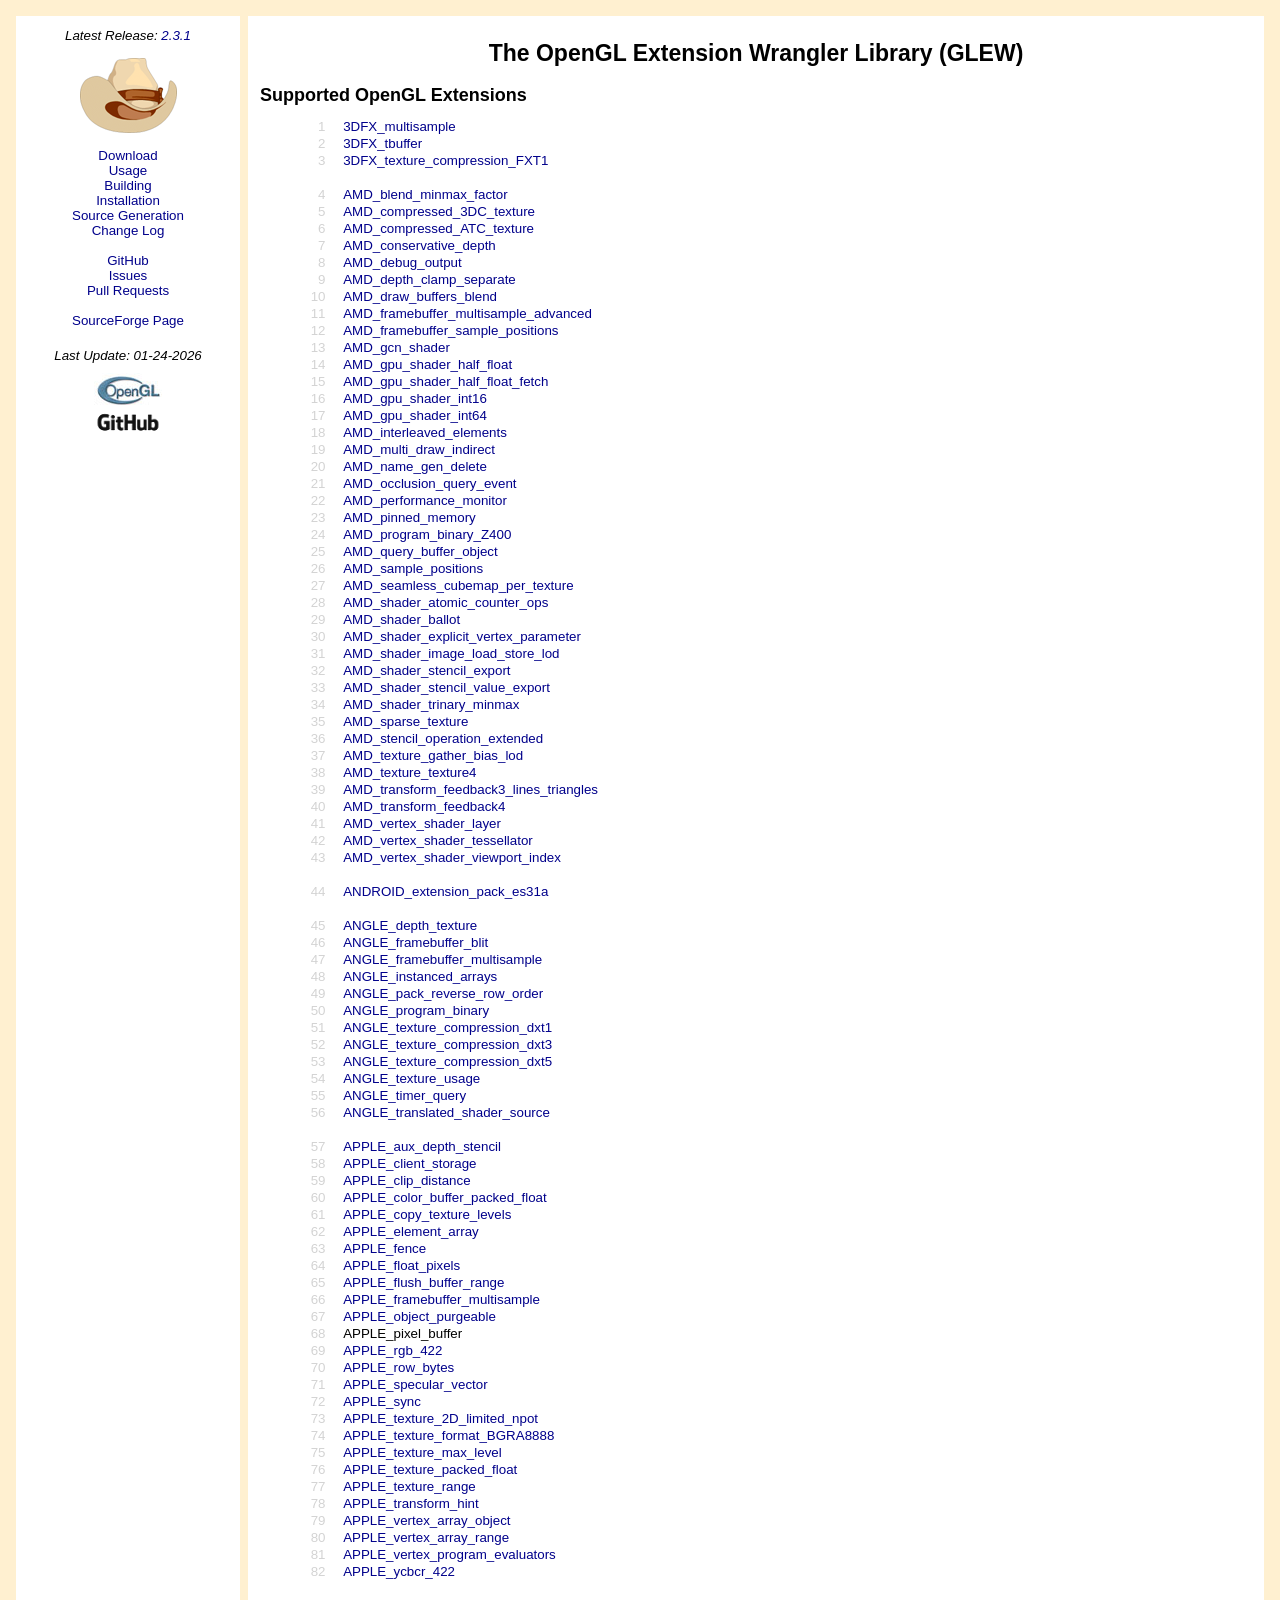
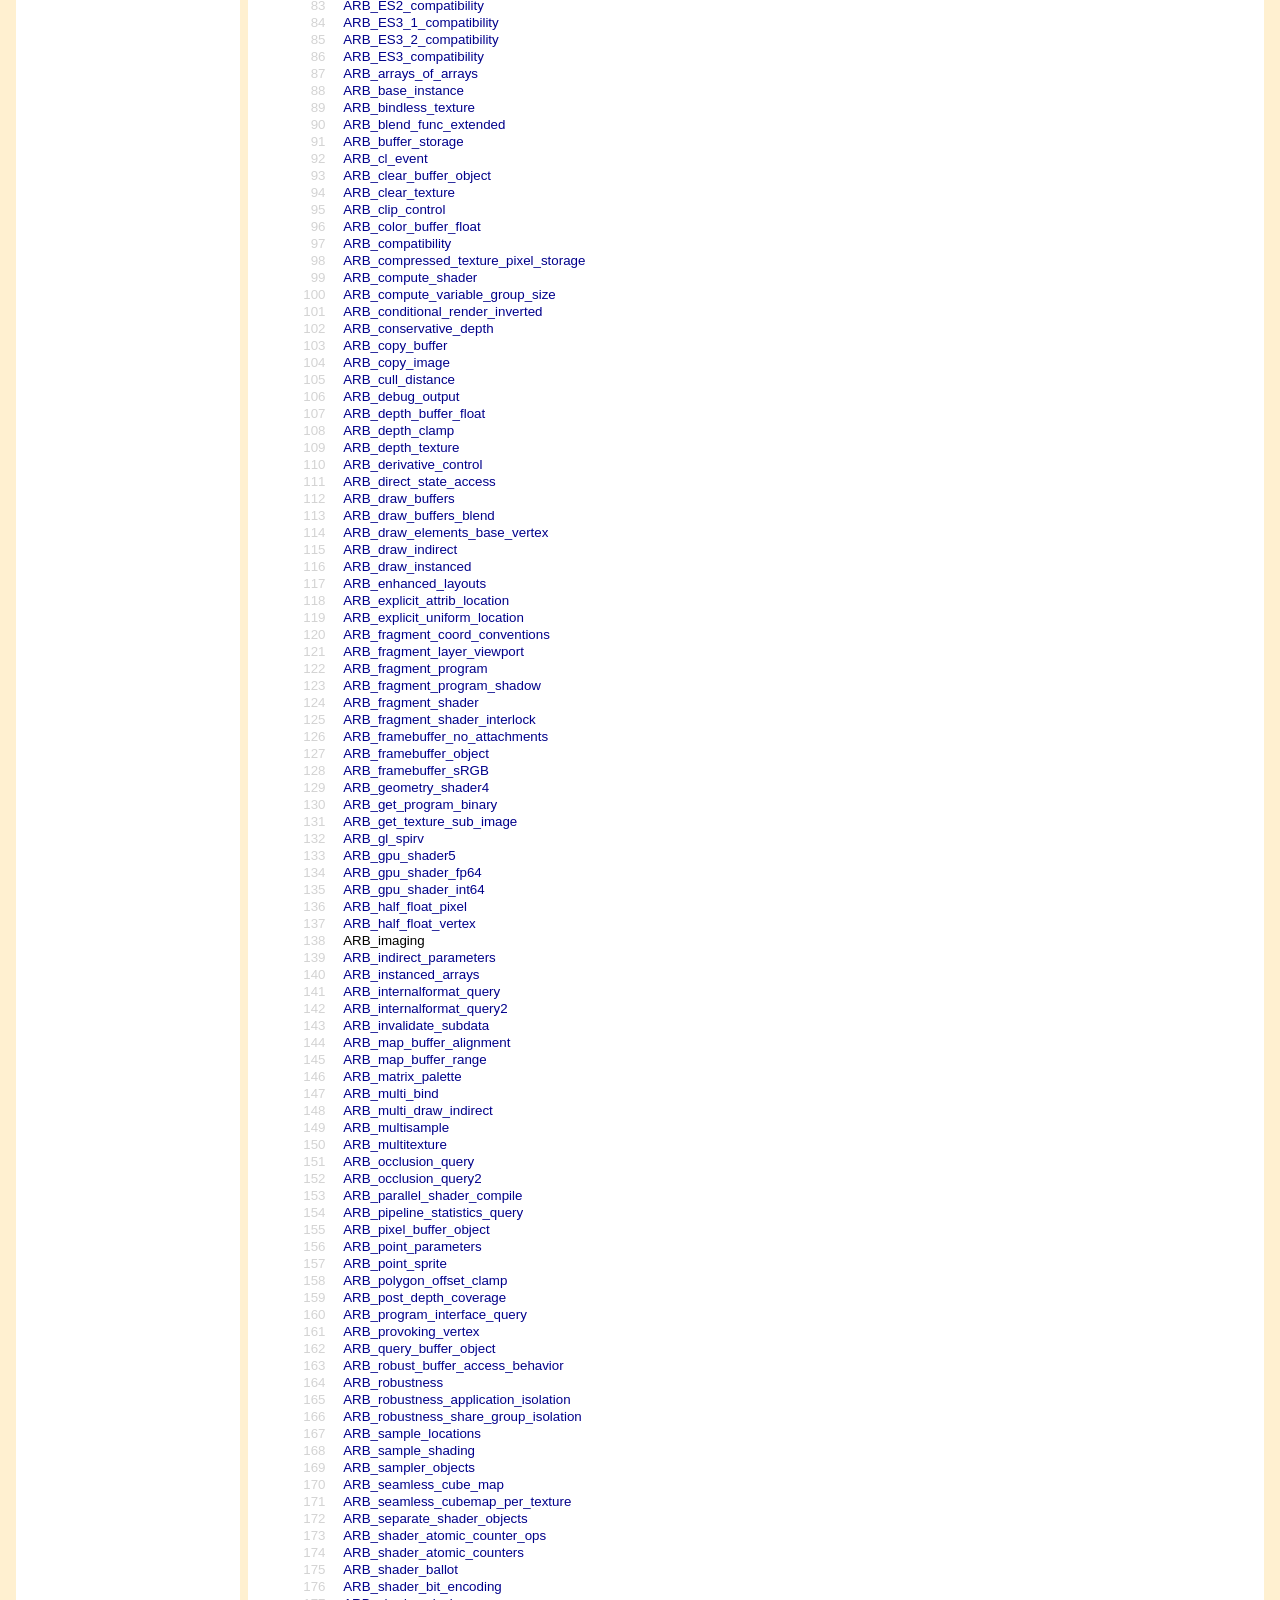
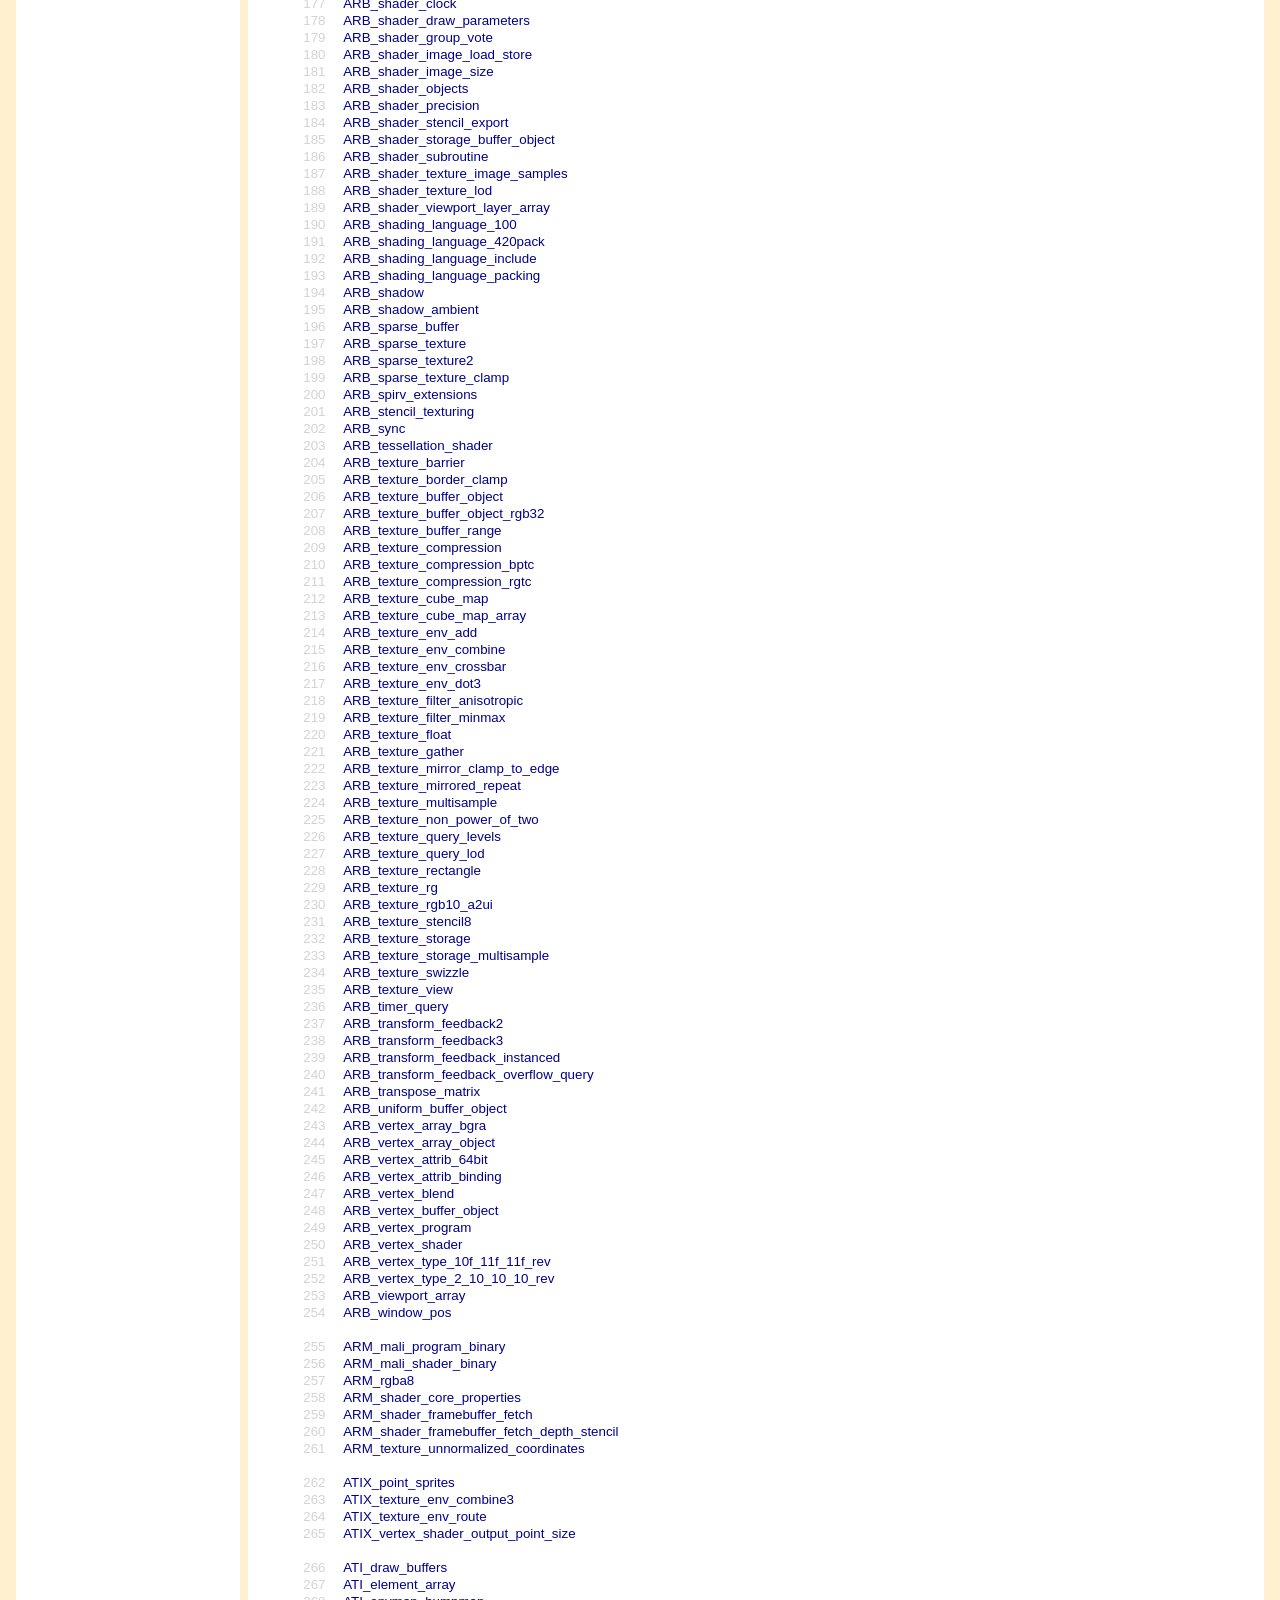
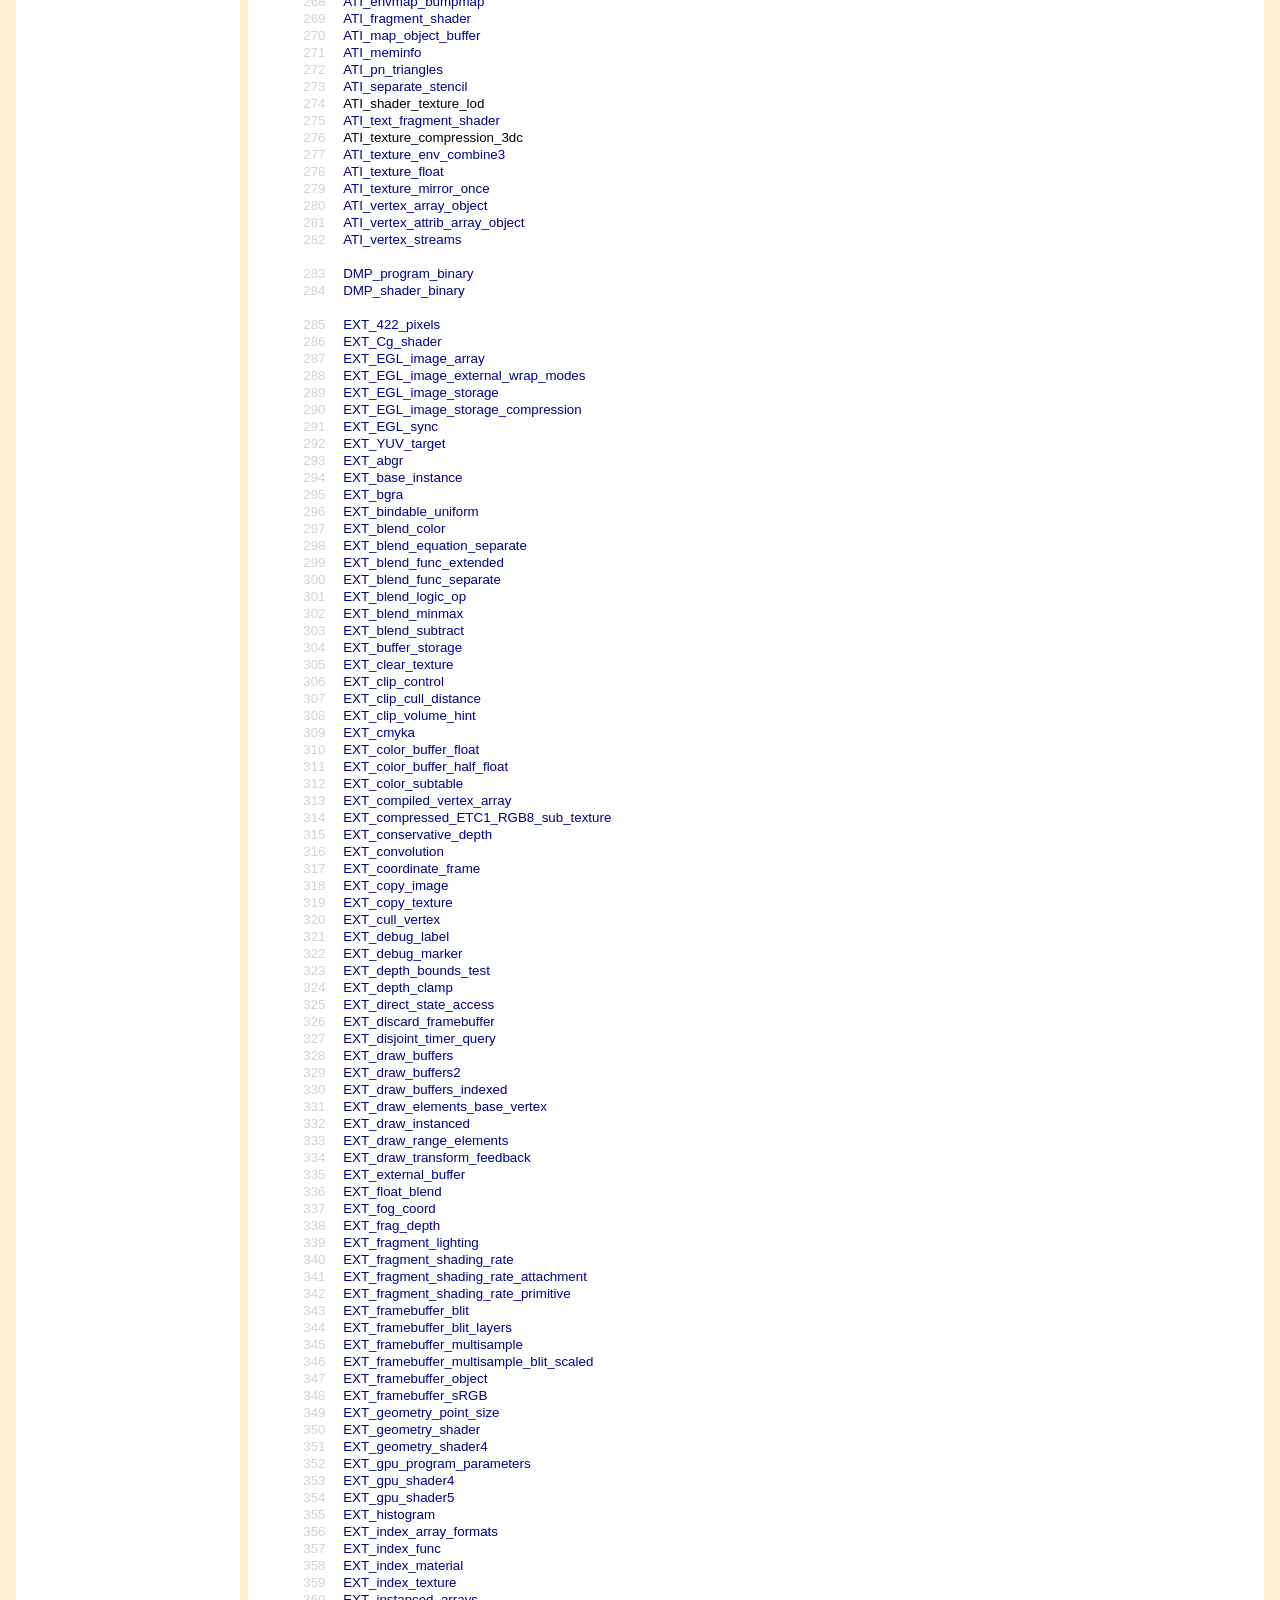
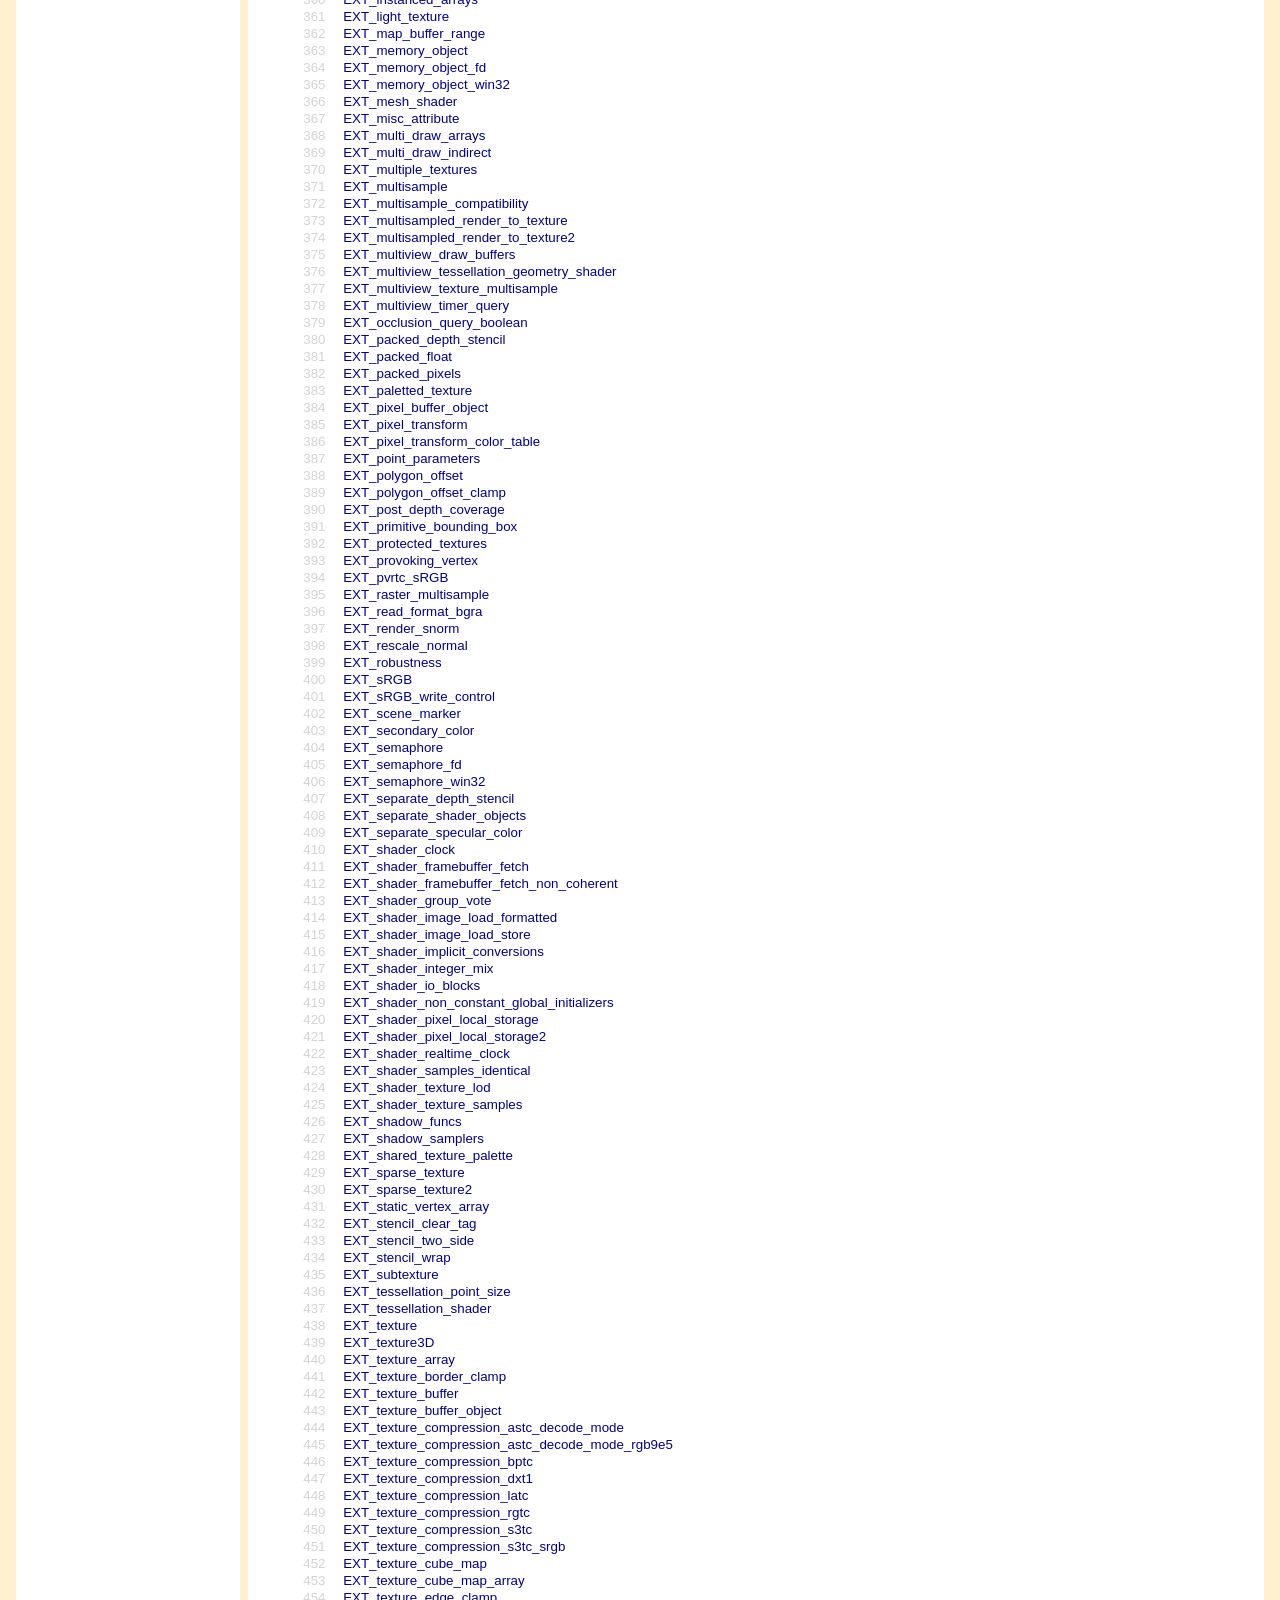
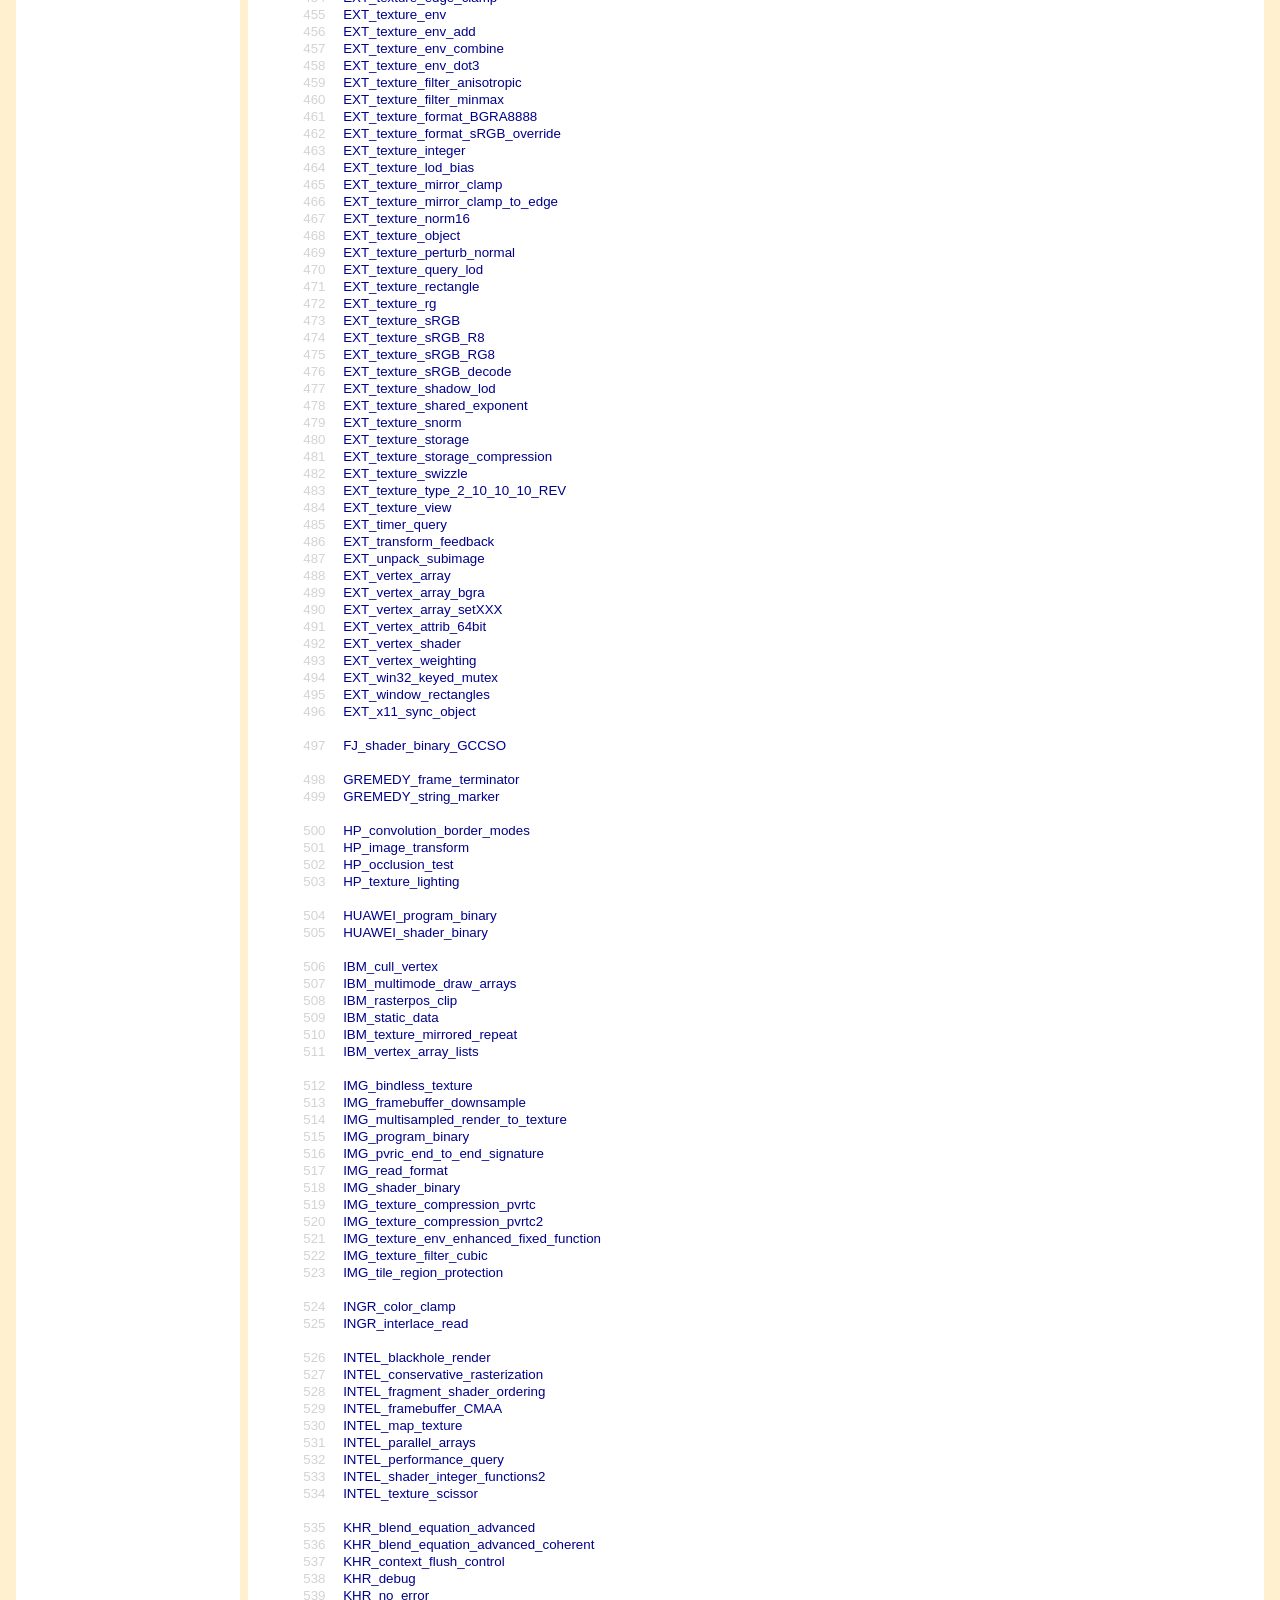
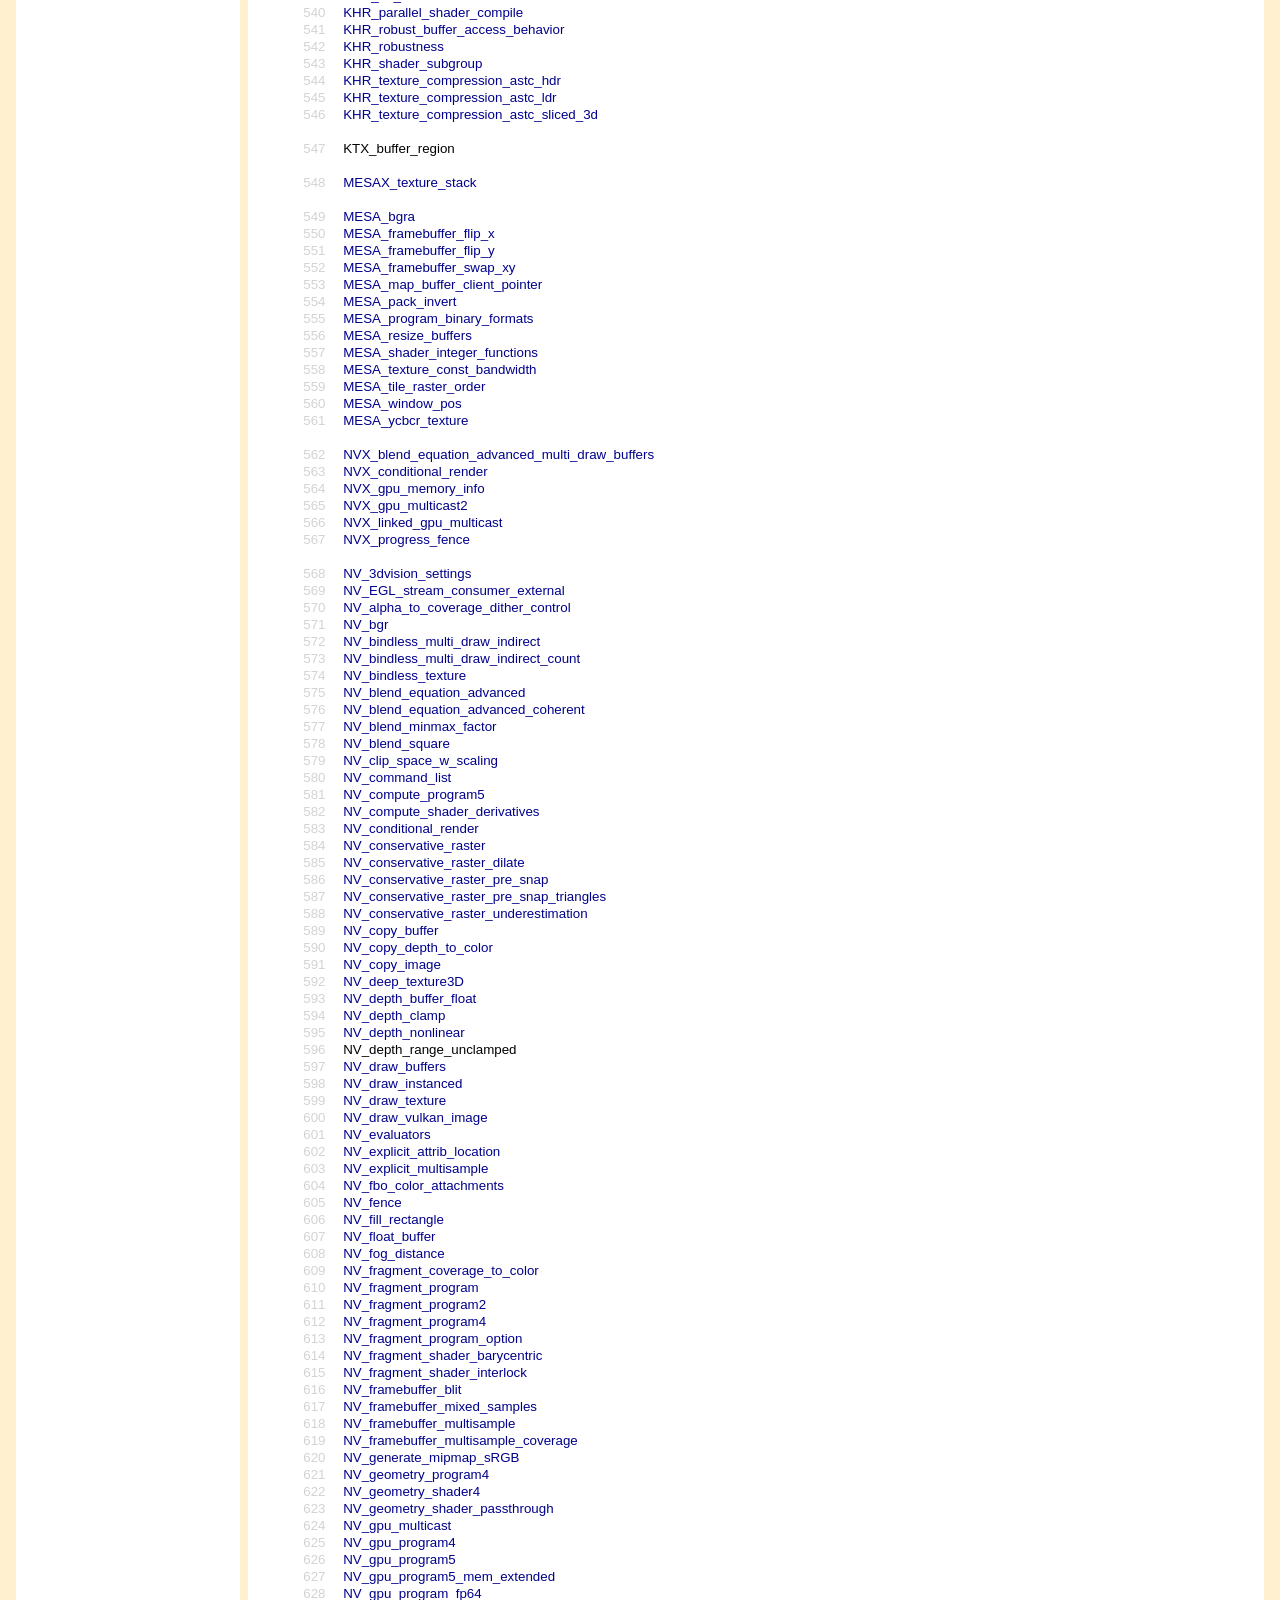
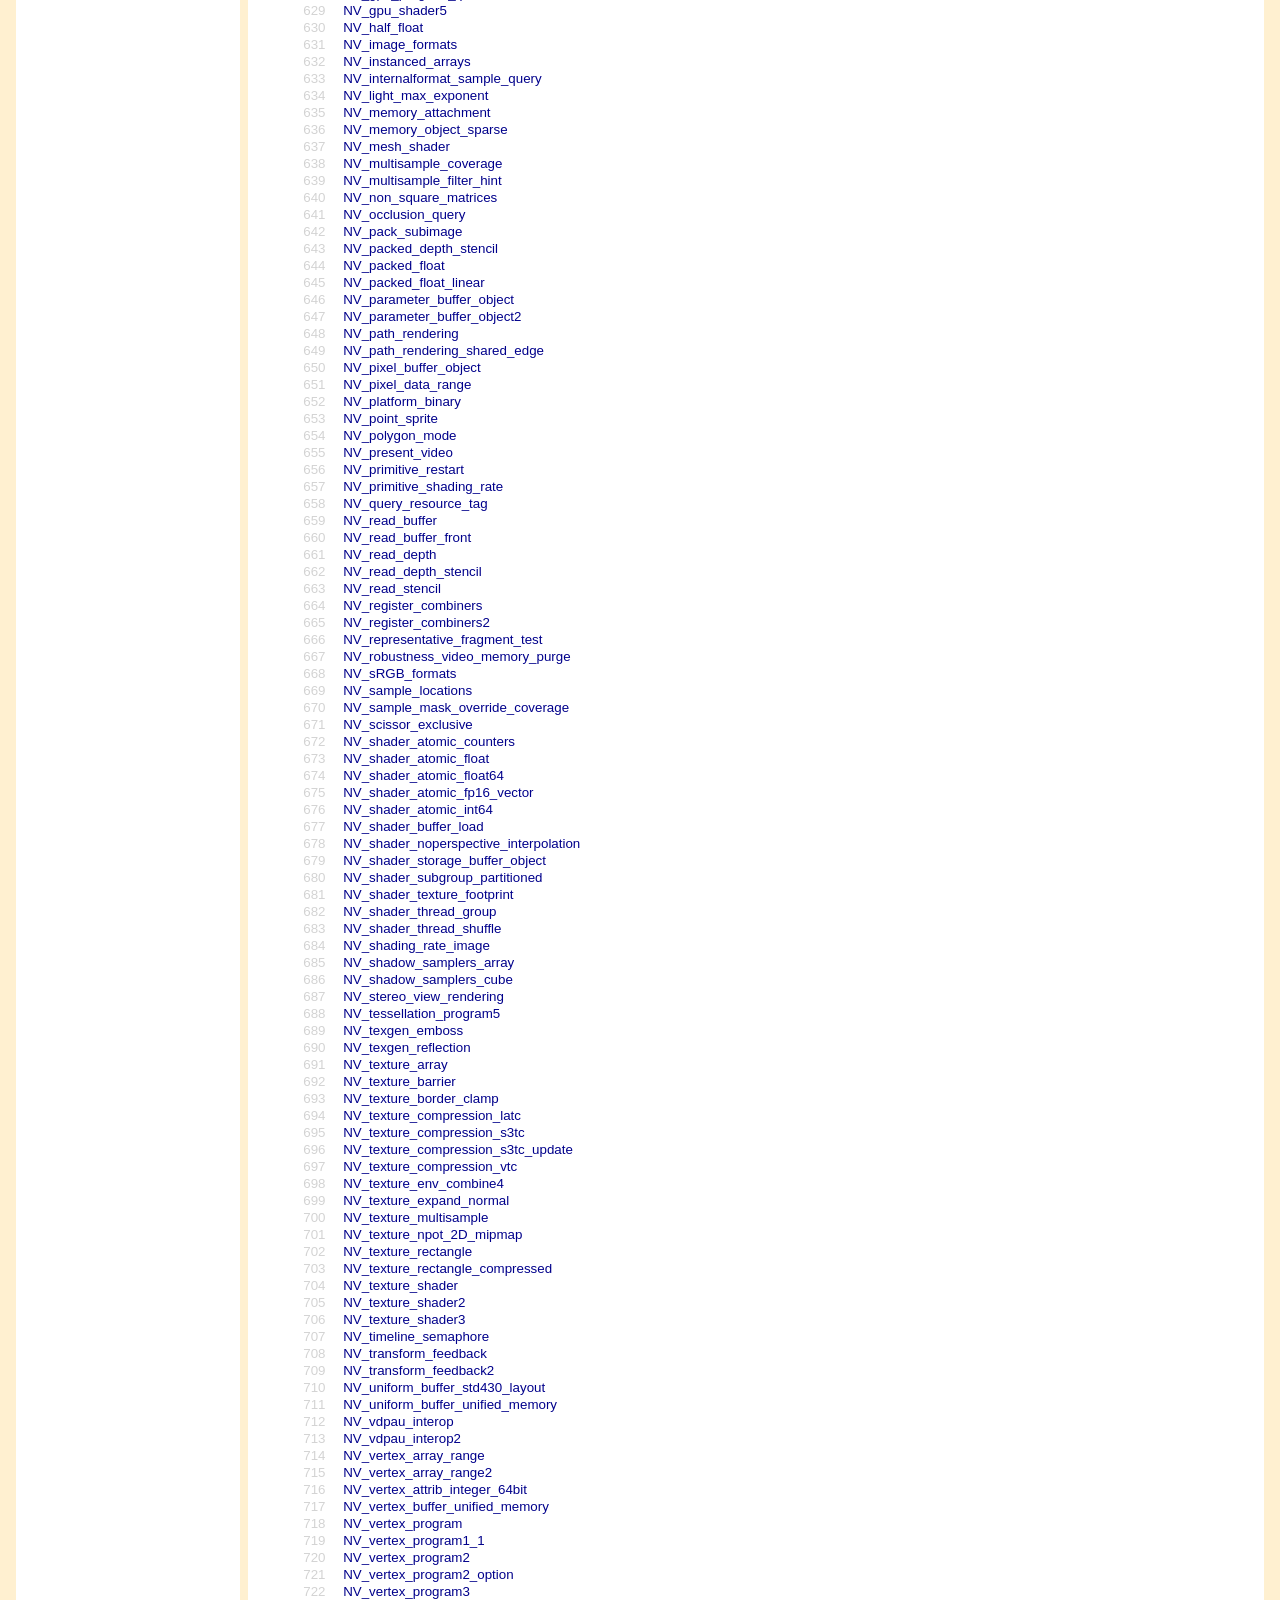
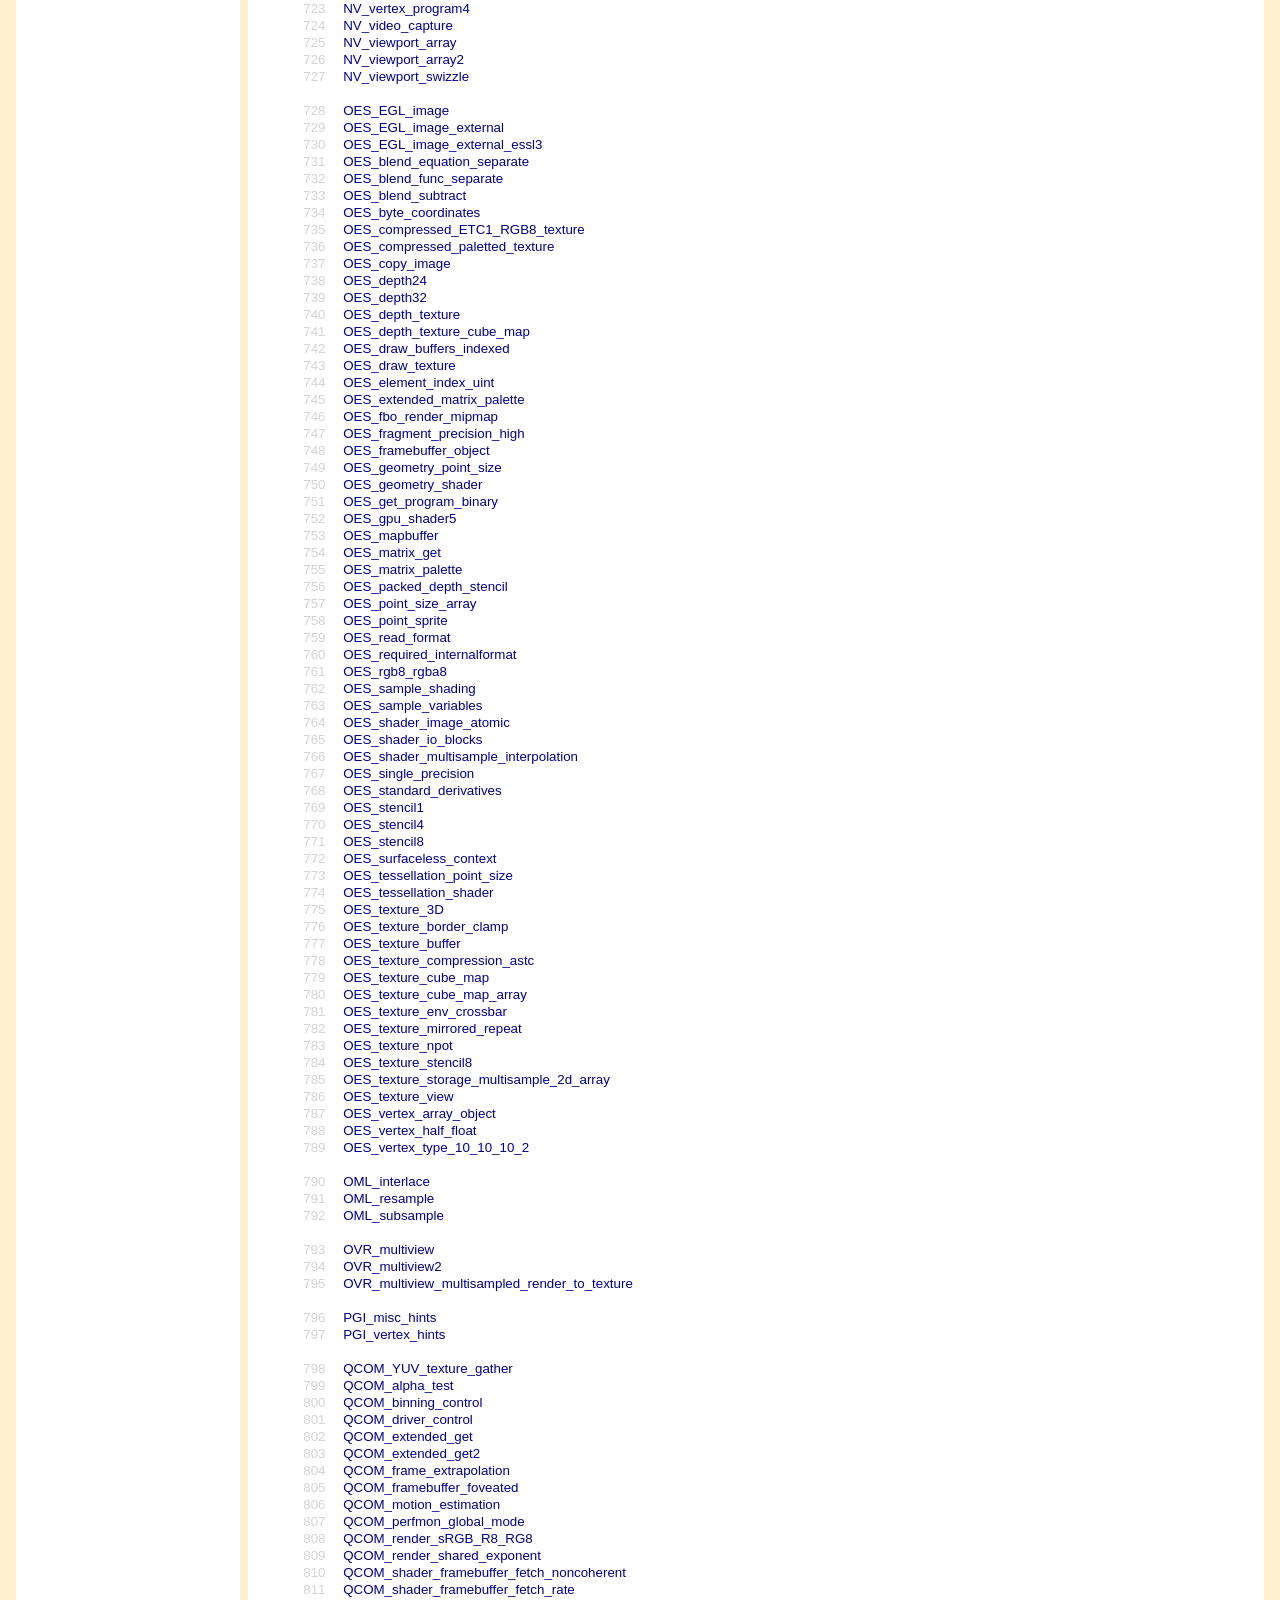
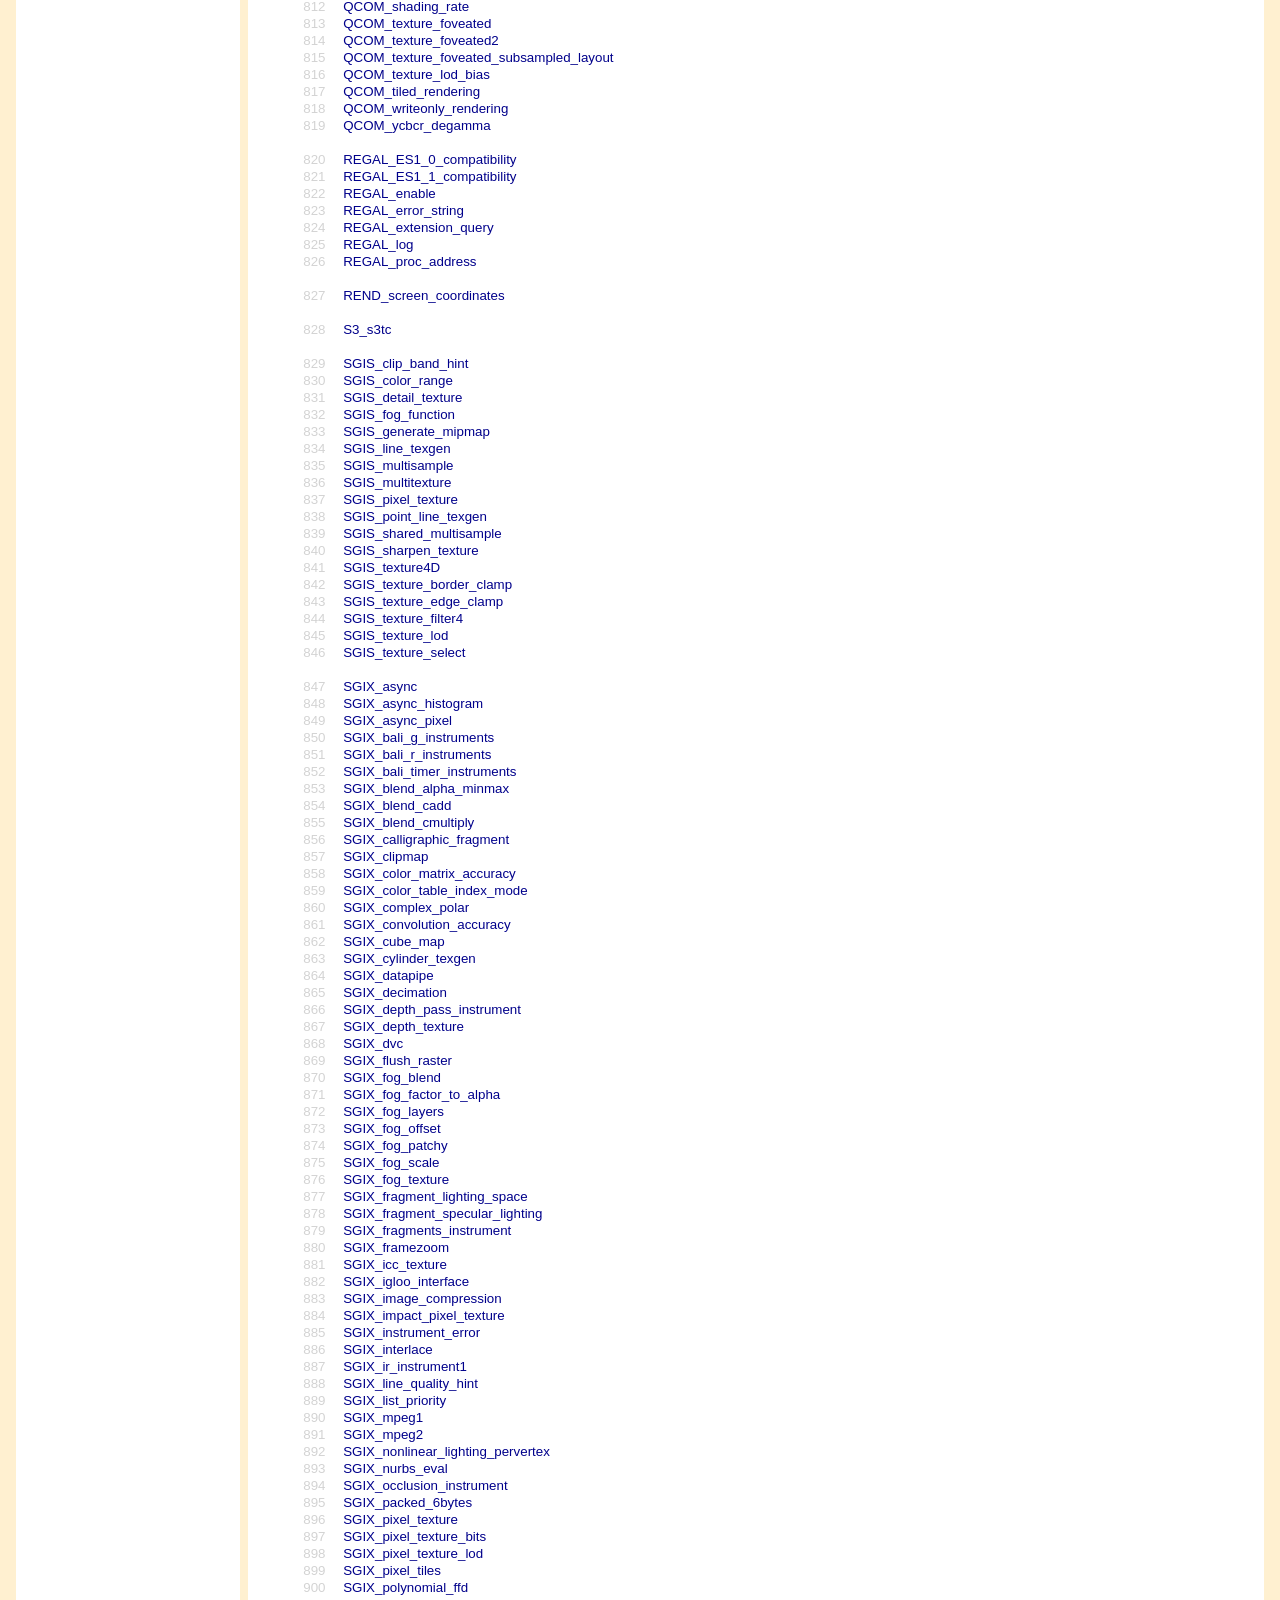
<file: external/glew/doc/glew.html>
<!-- begin header.html -->
<!--
The OpenGL Extension Wrangler Library
Copyright (C) 2008-2025, Nigel Stewart <nigels[]nigels com>
Copyright (C) 2002-2008, Milan Ikits <milan ikits[]ieee org>
Copyright (C) 2002-2008, Marcelo E. Magallon <mmagallo[]debian org>
Copyright (C) 2002, Lev Povalahev
All rights reserved.

Redistribution and use in source and binary forms, with or without 
modification, are permitted provided that the following conditions are met:

* Redistributions of source code must retain the above copyright notice, 
  this list of conditions and the following disclaimer.
* Redistributions in binary form must reproduce the above copyright notice, 
  this list of conditions and the following disclaimer in the documentation 
  and/or other materials provided with the distribution.
* The name of the author may be used to endorse or promote products 
  derived from this software without specific prior written permission.

THIS SOFTWARE IS PROVIDED BY THE COPYRIGHT HOLDERS AND CONTRIBUTORS "AS IS" 
AND ANY EXPRESS OR IMPLIED WARRANTIES, INCLUDING, BUT NOT LIMITED TO, THE 
IMPLIED WARRANTIES OF MERCHANTABILITY AND FITNESS FOR A PARTICULAR PURPOSE
ARE DISCLAIMED. IN NO EVENT SHALL THE COPYRIGHT OWNER OR CONTRIBUTORS BE 
LIABLE FOR ANY DIRECT, INDIRECT, INCIDENTAL, SPECIAL, EXEMPLARY, OR 
CONSEQUENTIAL DAMAGES (INCLUDING, BUT NOT LIMITED TO, PROCUREMENT OF 
SUBSTITUTE GOODS OR SERVICES; LOSS OF USE, DATA, OR PROFITS; OR BUSINESS
INTERRUPTION) HOWEVER CAUSED AND ON ANY THEORY OF LIABILITY, WHETHER IN
CONTRACT, STRICT LIABILITY, OR TORT (INCLUDING NEGLIGENCE OR OTHERWISE)
ARISING IN ANY WAY OUT OF THE USE OF THIS SOFTWARE, EVEN IF ADVISED OF
THE POSSIBILITY OF SUCH DAMAGE.
-->
<!DOCTYPE html PUBLIC "-//W3C//DTD HTML 4.01 Transitional//EN" "http://www.w3.org/TR/html/4/loose.dtd">
<html>
<head>
<title>GLEW: The OpenGL Extension Wrangler Library</title>
<meta http-equiv="Content-Type" content="text/html; charset=utf-8" />
<link href="glew.css" type="text/css" rel="stylesheet">
</head>
<body bgcolor="#fff0d0">
<table border="0" width="100%" cellpadding="12" cellspacing="8" style="height:100%">
<tr>
<td bgcolor="#ffffff" align="left" valign="top" width="200">
<table border="0" width="100%" cellpadding="0" cellspacing="0" align="left">
<tr>
<td valign="top">

<table border="0" width="100%" cellpadding="0" cellspacing="0" align="left">
<tr><td align="center"><i>Latest Release: <a href="https://github.com/nigels-com/glew/releases/tag/glew-2.3.1">2.3.1</a></i></td></tr>
<tr><td align="center"><br></td></tr>
<tr><td align="center"><img src="./glew.png" alt="GLEW Logo" width="97" height="75"></td></tr>
<tr><td align="center"><br></td></tr>
<tr><td align="center">
<table border="0" cellpadding="0" cellspacing="0" align="center">
<tr><td align="center"><a href="index.html">Download</a></td></tr>
<tr><td align="center"><a href="basic.html">Usage</a></td></tr>
<tr><td align="center"><a href="build.html">Building</a></td></tr>
<tr><td align="center"><a href="install.html">Installation</a></td></tr>
<tr><td align="center"><a href="advanced.html">Source Generation</a></td></tr>
<tr><td align="center"><a href="log.html">Change Log</a></td></tr>
<tr><td align="center"><br></tr>
<tr><td align="center"><a href="https://github.com/nigels-com/glew">GitHub</a></td></tr>
<tr><td align="center"><a href="https://github.com/nigels-com/glew/issues">Issues</a></td></tr>
<tr><td align="center"><a href="https://github.com/nigels-com/glew/pulls">Pull Requests</a></td></tr>
<tr><td align="center"><br></tr>
<tr><td align="center"><a href="https://sourceforge.net/projects/glew">SourceForge Page</a></td></tr>
</table>
<tr><td align="center"><br></tr>
</table>
</td>
</tr>
<tr>

<td valign="bottom">
<table border="0" width="100%" cellpadding="5" cellspacing="0" align="left">
<tr><td align="center"><i>Last Update: 01-24-2026</i></td></tr>
<tr><td align="center">
	<a href="http://www.opengl.org"><img src="./ogl_sm.jpg" width="68" height="35" border="0" alt="OpenGL Logo"></a><br/>
	<a href="https://github.com/nigels-com/glew"><img src="github.png" width="70" height="29" border="0" alt="GitHub Logo"></a>
</td>
</tr>
</table>
</td>
</tr>
</table>
</td>

<td bgcolor="#ffffff" align="left" valign="top">

<h1>The OpenGL Extension Wrangler Library (GLEW)</h1>

<!-- end header.html -->


<h2>Supported OpenGL Extensions</h2>

<table border="0" width="100%" cellpadding="1" cellspacing="0" align="center">
<tr><td class="num">1</td><td>&nbsp;</td><td><a href="https://www.khronos.org/registry/OpenGL/extensions/3DFX/3DFX_multisample.txt">3DFX_multisample</a></td></tr>
<tr><td class="num">2</td><td>&nbsp;</td><td><a href="https://www.khronos.org/registry/OpenGL/extensions/3DFX/3DFX_tbuffer.txt">3DFX_tbuffer</a></td></tr>
<tr><td class="num">3</td><td>&nbsp;</td><td><a href="https://www.khronos.org/registry/OpenGL/extensions/3DFX/3DFX_texture_compression_FXT1.txt">3DFX_texture_compression_FXT1</a></td></tr>
<tr><td><br></td><td></td><td></td></tr>
<tr><td class="num">4</td><td>&nbsp;</td><td><a href="https://www.khronos.org/registry/OpenGL/extensions/AMD/AMD_blend_minmax_factor.txt">AMD_blend_minmax_factor</a></td></tr>
<tr><td class="num">5</td><td>&nbsp;</td><td><a href="https://www.khronos.org/registry/OpenGL/extensions/AMD/AMD_compressed_3DC_texture.txt">AMD_compressed_3DC_texture</a></td></tr>
<tr><td class="num">6</td><td>&nbsp;</td><td><a href="https://www.khronos.org/registry/OpenGL/extensions/AMD/AMD_compressed_ATC_texture.txt">AMD_compressed_ATC_texture</a></td></tr>
<tr><td class="num">7</td><td>&nbsp;</td><td><a href="https://www.khronos.org/registry/OpenGL/extensions/AMD/AMD_conservative_depth.txt">AMD_conservative_depth</a></td></tr>
<tr><td class="num">8</td><td>&nbsp;</td><td><a href="https://www.khronos.org/registry/OpenGL/extensions/AMD/AMD_debug_output.txt">AMD_debug_output</a></td></tr>
<tr><td class="num">9</td><td>&nbsp;</td><td><a href="https://www.khronos.org/registry/OpenGL/extensions/AMD/AMD_depth_clamp_separate.txt">AMD_depth_clamp_separate</a></td></tr>
<tr><td class="num">10</td><td>&nbsp;</td><td><a href="https://www.khronos.org/registry/OpenGL/extensions/AMD/AMD_draw_buffers_blend.txt">AMD_draw_buffers_blend</a></td></tr>
<tr><td class="num">11</td><td>&nbsp;</td><td><a href="https://www.khronos.org/registry/OpenGL/extensions/AMD/AMD_framebuffer_multisample_advanced.txt">AMD_framebuffer_multisample_advanced</a></td></tr>
<tr><td class="num">12</td><td>&nbsp;</td><td><a href="https://www.khronos.org/registry/OpenGL/extensions/AMD/AMD_framebuffer_sample_positions.txt">AMD_framebuffer_sample_positions</a></td></tr>
<tr><td class="num">13</td><td>&nbsp;</td><td><a href="https://www.khronos.org/registry/OpenGL/extensions/AMD/AMD_gcn_shader.txt">AMD_gcn_shader</a></td></tr>
<tr><td class="num">14</td><td>&nbsp;</td><td><a href="https://www.khronos.org/registry/OpenGL/extensions/AMD/AMD_gpu_shader_half_float.txt">AMD_gpu_shader_half_float</a></td></tr>
<tr><td class="num">15</td><td>&nbsp;</td><td><a href="https://www.khronos.org/registry/OpenGL/extensions/AMD/AMD_gpu_shader_half_float_fetch.txt">AMD_gpu_shader_half_float_fetch</a></td></tr>
<tr><td class="num">16</td><td>&nbsp;</td><td><a href="https://www.khronos.org/registry/OpenGL/extensions/AMD/AMD_gpu_shader_int16.txt">AMD_gpu_shader_int16</a></td></tr>
<tr><td class="num">17</td><td>&nbsp;</td><td><a href="https://www.khronos.org/registry/OpenGL/extensions/AMD/AMD_gpu_shader_int64.txt">AMD_gpu_shader_int64</a></td></tr>
<tr><td class="num">18</td><td>&nbsp;</td><td><a href="https://www.khronos.org/registry/OpenGL/extensions/AMD/AMD_interleaved_elements.txt">AMD_interleaved_elements</a></td></tr>
<tr><td class="num">19</td><td>&nbsp;</td><td><a href="https://www.khronos.org/registry/OpenGL/extensions/AMD/AMD_multi_draw_indirect.txt">AMD_multi_draw_indirect</a></td></tr>
<tr><td class="num">20</td><td>&nbsp;</td><td><a href="https://www.khronos.org/registry/OpenGL/extensions/AMD/AMD_name_gen_delete.txt">AMD_name_gen_delete</a></td></tr>
<tr><td class="num">21</td><td>&nbsp;</td><td><a href="https://www.khronos.org/registry/OpenGL/extensions/AMD/AMD_occlusion_query_event.txt">AMD_occlusion_query_event</a></td></tr>
<tr><td class="num">22</td><td>&nbsp;</td><td><a href="https://www.khronos.org/registry/OpenGL/extensions/AMD/AMD_performance_monitor.txt">AMD_performance_monitor</a></td></tr>
<tr><td class="num">23</td><td>&nbsp;</td><td><a href="https://www.khronos.org/registry/OpenGL/extensions/AMD/AMD_pinned_memory.txt">AMD_pinned_memory</a></td></tr>
<tr><td class="num">24</td><td>&nbsp;</td><td><a href="https://www.khronos.org/registry/OpenGL/extensions/AMD/AMD_program_binary_Z400.txt">AMD_program_binary_Z400</a></td></tr>
<tr><td class="num">25</td><td>&nbsp;</td><td><a href="https://www.khronos.org/registry/OpenGL/extensions/AMD/AMD_query_buffer_object.txt">AMD_query_buffer_object</a></td></tr>
<tr><td class="num">26</td><td>&nbsp;</td><td><a href="https://www.khronos.org/registry/OpenGL/extensions/AMD/AMD_sample_positions.txt">AMD_sample_positions</a></td></tr>
<tr><td class="num">27</td><td>&nbsp;</td><td><a href="https://www.khronos.org/registry/OpenGL/extensions/AMD/AMD_seamless_cubemap_per_texture.txt">AMD_seamless_cubemap_per_texture</a></td></tr>
<tr><td class="num">28</td><td>&nbsp;</td><td><a href="https://www.khronos.org/registry/OpenGL/extensions/AMD/AMD_shader_atomic_counter_ops.txt">AMD_shader_atomic_counter_ops</a></td></tr>
<tr><td class="num">29</td><td>&nbsp;</td><td><a href="https://www.khronos.org/registry/OpenGL/extensions/AMD/AMD_shader_ballot.txt">AMD_shader_ballot</a></td></tr>
<tr><td class="num">30</td><td>&nbsp;</td><td><a href="https://www.khronos.org/registry/OpenGL/extensions/AMD/AMD_shader_explicit_vertex_parameter.txt">AMD_shader_explicit_vertex_parameter</a></td></tr>
<tr><td class="num">31</td><td>&nbsp;</td><td><a href="https://www.khronos.org/registry/OpenGL/extensions/AMD/AMD_shader_image_load_store_lod.txt">AMD_shader_image_load_store_lod</a></td></tr>
<tr><td class="num">32</td><td>&nbsp;</td><td><a href="https://www.khronos.org/registry/OpenGL/extensions/AMD/AMD_shader_stencil_export.txt">AMD_shader_stencil_export</a></td></tr>
<tr><td class="num">33</td><td>&nbsp;</td><td><a href="https://www.khronos.org/registry/OpenGL/extensions/AMD/AMD_shader_stencil_value_export.txt">AMD_shader_stencil_value_export</a></td></tr>
<tr><td class="num">34</td><td>&nbsp;</td><td><a href="https://www.khronos.org/registry/OpenGL/extensions/AMD/AMD_shader_trinary_minmax.txt">AMD_shader_trinary_minmax</a></td></tr>
<tr><td class="num">35</td><td>&nbsp;</td><td><a href="https://www.khronos.org/registry/OpenGL/extensions/AMD/AMD_sparse_texture.txt">AMD_sparse_texture</a></td></tr>
<tr><td class="num">36</td><td>&nbsp;</td><td><a href="https://www.khronos.org/registry/OpenGL/extensions/AMD/AMD_stencil_operation_extended.txt">AMD_stencil_operation_extended</a></td></tr>
<tr><td class="num">37</td><td>&nbsp;</td><td><a href="https://www.khronos.org/registry/OpenGL/extensions/AMD/AMD_texture_gather_bias_lod.txt">AMD_texture_gather_bias_lod</a></td></tr>
<tr><td class="num">38</td><td>&nbsp;</td><td><a href="https://www.khronos.org/registry/OpenGL/extensions/AMD/AMD_texture_texture4.txt">AMD_texture_texture4</a></td></tr>
<tr><td class="num">39</td><td>&nbsp;</td><td><a href="https://www.khronos.org/registry/OpenGL/extensions/AMD/AMD_transform_feedback3_lines_triangles.txt">AMD_transform_feedback3_lines_triangles</a></td></tr>
<tr><td class="num">40</td><td>&nbsp;</td><td><a href="https://www.khronos.org/registry/OpenGL/extensions/AMD/AMD_transform_feedback4.txt">AMD_transform_feedback4</a></td></tr>
<tr><td class="num">41</td><td>&nbsp;</td><td><a href="https://www.khronos.org/registry/OpenGL/extensions/AMD/AMD_vertex_shader_layer.txt">AMD_vertex_shader_layer</a></td></tr>
<tr><td class="num">42</td><td>&nbsp;</td><td><a href="https://www.khronos.org/registry/OpenGL/extensions/AMD/AMD_vertex_shader_tessellator.txt">AMD_vertex_shader_tessellator</a></td></tr>
<tr><td class="num">43</td><td>&nbsp;</td><td><a href="https://www.khronos.org/registry/OpenGL/extensions/AMD/AMD_vertex_shader_viewport_index.txt">AMD_vertex_shader_viewport_index</a></td></tr>
<tr><td><br></td><td></td><td></td></tr>
<tr><td class="num">44</td><td>&nbsp;</td><td><a href="https://www.khronos.org/registry/OpenGL/extensions/ANDROID/ANDROID_extension_pack_es31a.txt">ANDROID_extension_pack_es31a</a></td></tr>
<tr><td><br></td><td></td><td></td></tr>
<tr><td class="num">45</td><td>&nbsp;</td><td><a href="https://www.khronos.org/registry/OpenGL/extensions/ANGLE/ANGLE_depth_texture.txt">ANGLE_depth_texture</a></td></tr>
<tr><td class="num">46</td><td>&nbsp;</td><td><a href="https://www.khronos.org/registry/OpenGL/extensions/ANGLE/ANGLE_framebuffer_blit.txt">ANGLE_framebuffer_blit</a></td></tr>
<tr><td class="num">47</td><td>&nbsp;</td><td><a href="https://www.khronos.org/registry/OpenGL/extensions/ANGLE/ANGLE_framebuffer_multisample.txt">ANGLE_framebuffer_multisample</a></td></tr>
<tr><td class="num">48</td><td>&nbsp;</td><td><a href="https://www.khronos.org/registry/OpenGL/extensions/ANGLE/ANGLE_instanced_arrays.txt">ANGLE_instanced_arrays</a></td></tr>
<tr><td class="num">49</td><td>&nbsp;</td><td><a href="https://www.khronos.org/registry/OpenGL/extensions/ANGLE/ANGLE_pack_reverse_row_order.txt">ANGLE_pack_reverse_row_order</a></td></tr>
<tr><td class="num">50</td><td>&nbsp;</td><td><a href="https://www.khronos.org/registry/OpenGL/extensions/ANGLE/ANGLE_program_binary.txt">ANGLE_program_binary</a></td></tr>
<tr><td class="num">51</td><td>&nbsp;</td><td><a href="https://www.khronos.org/registry/OpenGL/extensions/ANGLE/ANGLE_texture_compression_dxt.txt">ANGLE_texture_compression_dxt1</a></td></tr>
<tr><td class="num">52</td><td>&nbsp;</td><td><a href="https://www.khronos.org/registry/OpenGL/extensions/ANGLE/ANGLE_texture_compression_dxt.txt">ANGLE_texture_compression_dxt3</a></td></tr>
<tr><td class="num">53</td><td>&nbsp;</td><td><a href="https://www.khronos.org/registry/OpenGL/extensions/ANGLE/ANGLE_texture_compression_dxt.txt">ANGLE_texture_compression_dxt5</a></td></tr>
<tr><td class="num">54</td><td>&nbsp;</td><td><a href="https://www.khronos.org/registry/OpenGL/extensions/ANGLE/ANGLE_texture_usage.txt">ANGLE_texture_usage</a></td></tr>
<tr><td class="num">55</td><td>&nbsp;</td><td><a href="https://www.khronos.org/registry/OpenGL/extensions/ANGLE/ANGLE_timer_query.txt">ANGLE_timer_query</a></td></tr>
<tr><td class="num">56</td><td>&nbsp;</td><td><a href="https://www.khronos.org/registry/OpenGL/extensions/ANGLE/ANGLE_translated_shader_source.txt">ANGLE_translated_shader_source</a></td></tr>
<tr><td><br></td><td></td><td></td></tr>
<tr><td class="num">57</td><td>&nbsp;</td><td><a href="https://www.khronos.org/registry/OpenGL/extensions/APPLE/APPLE_aux_depth_stencil.txt">APPLE_aux_depth_stencil</a></td></tr>
<tr><td class="num">58</td><td>&nbsp;</td><td><a href="https://www.khronos.org/registry/OpenGL/extensions/APPLE/APPLE_client_storage.txt">APPLE_client_storage</a></td></tr>
<tr><td class="num">59</td><td>&nbsp;</td><td><a href="https://www.khronos.org/registry/OpenGL/extensions/APPLE/APPLE_clip_distance.txt">APPLE_clip_distance</a></td></tr>
<tr><td class="num">60</td><td>&nbsp;</td><td><a href="https://www.khronos.org/registry/OpenGL/extensions/APPLE/APPLE_color_buffer_packed_float.txt">APPLE_color_buffer_packed_float</a></td></tr>
<tr><td class="num">61</td><td>&nbsp;</td><td><a href="https://www.khronos.org/registry/OpenGL/extensions/APPLE/APPLE_copy_texture_levels.txt">APPLE_copy_texture_levels</a></td></tr>
<tr><td class="num">62</td><td>&nbsp;</td><td><a href="https://www.khronos.org/registry/OpenGL/extensions/APPLE/APPLE_element_array.txt">APPLE_element_array</a></td></tr>
<tr><td class="num">63</td><td>&nbsp;</td><td><a href="https://www.khronos.org/registry/OpenGL/extensions/APPLE/APPLE_fence.txt">APPLE_fence</a></td></tr>
<tr><td class="num">64</td><td>&nbsp;</td><td><a href="http://www.opengl.org/registry/specs/APPLE/float_pixels.txt">APPLE_float_pixels</a></td></tr>
<tr><td class="num">65</td><td>&nbsp;</td><td><a href="https://www.khronos.org/registry/OpenGL/extensions/APPLE/APPLE_flush_buffer_range.txt">APPLE_flush_buffer_range</a></td></tr>
<tr><td class="num">66</td><td>&nbsp;</td><td><a href="https://www.khronos.org/registry/OpenGL/extensions/APPLE/APPLE_framebuffer_multisample.txt">APPLE_framebuffer_multisample</a></td></tr>
<tr><td class="num">67</td><td>&nbsp;</td><td><a href="https://www.khronos.org/registry/OpenGL/extensions/APPLE/APPLE_object_purgeable.txt">APPLE_object_purgeable</a></td></tr>
<tr><td class="num">68</td><td>&nbsp;</td><td>APPLE_pixel_buffer</td></tr>
<tr><td class="num">69</td><td>&nbsp;</td><td><a href="https://www.khronos.org/registry/OpenGL/extensions/APPLE/APPLE_rgb_422.txt">APPLE_rgb_422</a></td></tr>
<tr><td class="num">70</td><td>&nbsp;</td><td><a href="https://www.khronos.org/registry/OpenGL/extensions/APPLE/APPLE_row_bytes.txt">APPLE_row_bytes</a></td></tr>
<tr><td class="num">71</td><td>&nbsp;</td><td><a href="https://www.khronos.org/registry/OpenGL/extensions/APPLE/APPLE_specular_vector.txt">APPLE_specular_vector</a></td></tr>
<tr><td class="num">72</td><td>&nbsp;</td><td><a href="https://www.khronos.org/registry/OpenGL/extensions/APPLE/APPLE_sync.txt">APPLE_sync</a></td></tr>
<tr><td class="num">73</td><td>&nbsp;</td><td><a href="https://www.khronos.org/registry/OpenGL/extensions/APPLE/APPLE_texture_2D_limited_npot.txt">APPLE_texture_2D_limited_npot</a></td></tr>
<tr><td class="num">74</td><td>&nbsp;</td><td><a href="https://www.khronos.org/registry/OpenGL/extensions/APPLE/APPLE_texture_format_BGRA8888.txt">APPLE_texture_format_BGRA8888</a></td></tr>
<tr><td class="num">75</td><td>&nbsp;</td><td><a href="https://www.khronos.org/registry/OpenGL/extensions/APPLE/APPLE_texture_max_level.txt">APPLE_texture_max_level</a></td></tr>
<tr><td class="num">76</td><td>&nbsp;</td><td><a href="https://www.khronos.org/registry/OpenGL/extensions/APPLE/APPLE_texture_packed_float.txt">APPLE_texture_packed_float</a></td></tr>
<tr><td class="num">77</td><td>&nbsp;</td><td><a href="http://www.opengl.org/registry/specs/APPLE/texture_range.txt">APPLE_texture_range</a></td></tr>
<tr><td class="num">78</td><td>&nbsp;</td><td><a href="https://www.khronos.org/registry/OpenGL/extensions/APPLE/APPLE_transform_hint.txt">APPLE_transform_hint</a></td></tr>
<tr><td class="num">79</td><td>&nbsp;</td><td><a href="https://www.khronos.org/registry/OpenGL/extensions/APPLE/APPLE_vertex_array_object.txt">APPLE_vertex_array_object</a></td></tr>
<tr><td class="num">80</td><td>&nbsp;</td><td><a href="https://www.khronos.org/registry/OpenGL/extensions/APPLE/APPLE_vertex_array_range.txt">APPLE_vertex_array_range</a></td></tr>
<tr><td class="num">81</td><td>&nbsp;</td><td><a href="https://www.khronos.org/registry/OpenGL/extensions/APPLE/APPLE_vertex_program_evaluators.txt">APPLE_vertex_program_evaluators</a></td></tr>
<tr><td class="num">82</td><td>&nbsp;</td><td><a href="https://www.khronos.org/registry/OpenGL/extensions/APPLE/APPLE_ycbcr_422.txt">APPLE_ycbcr_422</a></td></tr>
<tr><td><br></td><td></td><td></td></tr>
<tr><td class="num">83</td><td>&nbsp;</td><td><a href="https://www.khronos.org/registry/OpenGL/extensions/ARB/ARB_ES2_compatibility.txt">ARB_ES2_compatibility</a></td></tr>
<tr><td class="num">84</td><td>&nbsp;</td><td><a href="https://www.khronos.org/registry/OpenGL/extensions/ARB/ARB_ES3_1_compatibility.txt">ARB_ES3_1_compatibility</a></td></tr>
<tr><td class="num">85</td><td>&nbsp;</td><td><a href="https://www.khronos.org/registry/OpenGL/extensions/ARB/ARB_ES3_2_compatibility.txt">ARB_ES3_2_compatibility</a></td></tr>
<tr><td class="num">86</td><td>&nbsp;</td><td><a href="https://www.khronos.org/registry/OpenGL/extensions/ARB/ARB_ES3_compatibility.txt">ARB_ES3_compatibility</a></td></tr>
<tr><td class="num">87</td><td>&nbsp;</td><td><a href="https://www.khronos.org/registry/OpenGL/extensions/ARB/ARB_arrays_of_arrays.txt">ARB_arrays_of_arrays</a></td></tr>
<tr><td class="num">88</td><td>&nbsp;</td><td><a href="https://www.khronos.org/registry/OpenGL/extensions/ARB/ARB_base_instance.txt">ARB_base_instance</a></td></tr>
<tr><td class="num">89</td><td>&nbsp;</td><td><a href="https://www.khronos.org/registry/OpenGL/extensions/ARB/ARB_bindless_texture.txt">ARB_bindless_texture</a></td></tr>
<tr><td class="num">90</td><td>&nbsp;</td><td><a href="https://www.khronos.org/registry/OpenGL/extensions/ARB/ARB_blend_func_extended.txt">ARB_blend_func_extended</a></td></tr>
<tr><td class="num">91</td><td>&nbsp;</td><td><a href="https://www.khronos.org/registry/OpenGL/extensions/ARB/ARB_buffer_storage.txt">ARB_buffer_storage</a></td></tr>
<tr><td class="num">92</td><td>&nbsp;</td><td><a href="https://www.khronos.org/registry/OpenGL/extensions/ARB/ARB_cl_event.txt">ARB_cl_event</a></td></tr>
<tr><td class="num">93</td><td>&nbsp;</td><td><a href="https://www.khronos.org/registry/OpenGL/extensions/ARB/ARB_clear_buffer_object.txt">ARB_clear_buffer_object</a></td></tr>
<tr><td class="num">94</td><td>&nbsp;</td><td><a href="https://www.khronos.org/registry/OpenGL/extensions/ARB/ARB_clear_texture.txt">ARB_clear_texture</a></td></tr>
<tr><td class="num">95</td><td>&nbsp;</td><td><a href="https://www.khronos.org/registry/OpenGL/extensions/ARB/ARB_clip_control.txt">ARB_clip_control</a></td></tr>
<tr><td class="num">96</td><td>&nbsp;</td><td><a href="https://www.khronos.org/registry/OpenGL/extensions/ARB/ARB_color_buffer_float.txt">ARB_color_buffer_float</a></td></tr>
<tr><td class="num">97</td><td>&nbsp;</td><td><a href="https://www.khronos.org/registry/OpenGL/extensions/ARB/ARB_compatibility.txt">ARB_compatibility</a></td></tr>
<tr><td class="num">98</td><td>&nbsp;</td><td><a href="https://www.khronos.org/registry/OpenGL/extensions/ARB/ARB_compressed_texture_pixel_storage.txt">ARB_compressed_texture_pixel_storage</a></td></tr>
<tr><td class="num">99</td><td>&nbsp;</td><td><a href="https://www.khronos.org/registry/OpenGL/extensions/ARB/ARB_compute_shader.txt">ARB_compute_shader</a></td></tr>
<tr><td class="num">100</td><td>&nbsp;</td><td><a href="https://www.khronos.org/registry/OpenGL/extensions/ARB/ARB_compute_variable_group_size.txt">ARB_compute_variable_group_size</a></td></tr>
<tr><td class="num">101</td><td>&nbsp;</td><td><a href="https://www.khronos.org/registry/OpenGL/extensions/ARB/ARB_conditional_render_inverted.txt">ARB_conditional_render_inverted</a></td></tr>
<tr><td class="num">102</td><td>&nbsp;</td><td><a href="https://www.khronos.org/registry/OpenGL/extensions/ARB/ARB_conservative_depth.txt">ARB_conservative_depth</a></td></tr>
<tr><td class="num">103</td><td>&nbsp;</td><td><a href="https://www.khronos.org/registry/OpenGL/extensions/ARB/ARB_copy_buffer.txt">ARB_copy_buffer</a></td></tr>
<tr><td class="num">104</td><td>&nbsp;</td><td><a href="https://www.khronos.org/registry/OpenGL/extensions/ARB/ARB_copy_image.txt">ARB_copy_image</a></td></tr>
<tr><td class="num">105</td><td>&nbsp;</td><td><a href="https://www.khronos.org/registry/OpenGL/extensions/ARB/ARB_cull_distance.txt">ARB_cull_distance</a></td></tr>
<tr><td class="num">106</td><td>&nbsp;</td><td><a href="https://www.khronos.org/registry/OpenGL/extensions/ARB/ARB_debug_output.txt">ARB_debug_output</a></td></tr>
<tr><td class="num">107</td><td>&nbsp;</td><td><a href="https://www.khronos.org/registry/OpenGL/extensions/ARB/ARB_depth_buffer_float.txt">ARB_depth_buffer_float</a></td></tr>
<tr><td class="num">108</td><td>&nbsp;</td><td><a href="https://www.khronos.org/registry/OpenGL/extensions/ARB/ARB_depth_clamp.txt">ARB_depth_clamp</a></td></tr>
<tr><td class="num">109</td><td>&nbsp;</td><td><a href="https://www.khronos.org/registry/OpenGL/extensions/ARB/ARB_depth_texture.txt">ARB_depth_texture</a></td></tr>
<tr><td class="num">110</td><td>&nbsp;</td><td><a href="https://www.khronos.org/registry/OpenGL/extensions/ARB/ARB_derivative_control.txt">ARB_derivative_control</a></td></tr>
<tr><td class="num">111</td><td>&nbsp;</td><td><a href="https://www.khronos.org/registry/OpenGL/extensions/ARB/ARB_direct_state_access.txt">ARB_direct_state_access</a></td></tr>
<tr><td class="num">112</td><td>&nbsp;</td><td><a href="https://www.khronos.org/registry/OpenGL/extensions/ARB/ARB_draw_buffers.txt">ARB_draw_buffers</a></td></tr>
<tr><td class="num">113</td><td>&nbsp;</td><td><a href="https://www.khronos.org/registry/OpenGL/extensions/ARB/ARB_draw_buffers_blend.txt">ARB_draw_buffers_blend</a></td></tr>
<tr><td class="num">114</td><td>&nbsp;</td><td><a href="https://www.khronos.org/registry/OpenGL/extensions/ARB/ARB_draw_elements_base_vertex.txt">ARB_draw_elements_base_vertex</a></td></tr>
<tr><td class="num">115</td><td>&nbsp;</td><td><a href="https://www.khronos.org/registry/OpenGL/extensions/ARB/ARB_draw_indirect.txt">ARB_draw_indirect</a></td></tr>
<tr><td class="num">116</td><td>&nbsp;</td><td><a href="http://www.opengl.org/registry/specs/ARB/draw_instanced.txt">ARB_draw_instanced</a></td></tr>
<tr><td class="num">117</td><td>&nbsp;</td><td><a href="https://www.khronos.org/registry/OpenGL/extensions/ARB/ARB_enhanced_layouts.txt">ARB_enhanced_layouts</a></td></tr>
<tr><td class="num">118</td><td>&nbsp;</td><td><a href="https://www.khronos.org/registry/OpenGL/extensions/ARB/ARB_explicit_attrib_location.txt">ARB_explicit_attrib_location</a></td></tr>
<tr><td class="num">119</td><td>&nbsp;</td><td><a href="https://www.khronos.org/registry/OpenGL/extensions/ARB/ARB_explicit_uniform_location.txt">ARB_explicit_uniform_location</a></td></tr>
<tr><td class="num">120</td><td>&nbsp;</td><td><a href="https://www.khronos.org/registry/OpenGL/extensions/ARB/ARB_fragment_coord_conventions.txt">ARB_fragment_coord_conventions</a></td></tr>
<tr><td class="num">121</td><td>&nbsp;</td><td><a href="https://www.khronos.org/registry/OpenGL/extensions/ARB/ARB_fragment_layer_viewport.txt">ARB_fragment_layer_viewport</a></td></tr>
<tr><td class="num">122</td><td>&nbsp;</td><td><a href="https://www.khronos.org/registry/OpenGL/extensions/ARB/ARB_fragment_program.txt">ARB_fragment_program</a></td></tr>
<tr><td class="num">123</td><td>&nbsp;</td><td><a href="https://www.khronos.org/registry/OpenGL/extensions/ARB/ARB_fragment_program_shadow.txt">ARB_fragment_program_shadow</a></td></tr>
<tr><td class="num">124</td><td>&nbsp;</td><td><a href="https://www.khronos.org/registry/OpenGL/extensions/ARB/ARB_fragment_shader.txt">ARB_fragment_shader</a></td></tr>
<tr><td class="num">125</td><td>&nbsp;</td><td><a href="https://www.khronos.org/registry/OpenGL/extensions/ARB/ARB_fragment_shader_interlock.txt">ARB_fragment_shader_interlock</a></td></tr>
<tr><td class="num">126</td><td>&nbsp;</td><td><a href="https://www.khronos.org/registry/OpenGL/extensions/ARB/ARB_framebuffer_no_attachments.txt">ARB_framebuffer_no_attachments</a></td></tr>
<tr><td class="num">127</td><td>&nbsp;</td><td><a href="https://www.khronos.org/registry/OpenGL/extensions/ARB/ARB_framebuffer_object.txt">ARB_framebuffer_object</a></td></tr>
<tr><td class="num">128</td><td>&nbsp;</td><td><a href="https://www.khronos.org/registry/OpenGL/extensions/ARB/ARB_framebuffer_sRGB.txt">ARB_framebuffer_sRGB</a></td></tr>
<tr><td class="num">129</td><td>&nbsp;</td><td><a href="https://www.khronos.org/registry/OpenGL/extensions/ARB/ARB_geometry_shader4.txt">ARB_geometry_shader4</a></td></tr>
<tr><td class="num">130</td><td>&nbsp;</td><td><a href="https://www.khronos.org/registry/OpenGL/extensions/ARB/ARB_get_program_binary.txt">ARB_get_program_binary</a></td></tr>
<tr><td class="num">131</td><td>&nbsp;</td><td><a href="https://www.khronos.org/registry/OpenGL/extensions/ARB/ARB_get_texture_sub_image.txt">ARB_get_texture_sub_image</a></td></tr>
<tr><td class="num">132</td><td>&nbsp;</td><td><a href="https://www.khronos.org/registry/OpenGL/extensions/ARB/ARB_gl_spirv.txt">ARB_gl_spirv</a></td></tr>
<tr><td class="num">133</td><td>&nbsp;</td><td><a href="https://www.khronos.org/registry/OpenGL/extensions/ARB/ARB_gpu_shader5.txt">ARB_gpu_shader5</a></td></tr>
<tr><td class="num">134</td><td>&nbsp;</td><td><a href="https://www.khronos.org/registry/OpenGL/extensions/ARB/ARB_gpu_shader_fp64.txt">ARB_gpu_shader_fp64</a></td></tr>
<tr><td class="num">135</td><td>&nbsp;</td><td><a href="https://www.khronos.org/registry/OpenGL/extensions/ARB/ARB_gpu_shader_int64.txt">ARB_gpu_shader_int64</a></td></tr>
<tr><td class="num">136</td><td>&nbsp;</td><td><a href="https://www.khronos.org/registry/OpenGL/extensions/ARB/ARB_half_float_pixel.txt">ARB_half_float_pixel</a></td></tr>
<tr><td class="num">137</td><td>&nbsp;</td><td><a href="https://www.khronos.org/registry/OpenGL/extensions/ARB/ARB_half_float_vertex.txt">ARB_half_float_vertex</a></td></tr>
<tr><td class="num">138</td><td>&nbsp;</td><td>ARB_imaging</td></tr>
<tr><td class="num">139</td><td>&nbsp;</td><td><a href="https://www.khronos.org/registry/OpenGL/extensions/ARB/ARB_indirect_parameters.txt">ARB_indirect_parameters</a></td></tr>
<tr><td class="num">140</td><td>&nbsp;</td><td><a href="http://www.opengl.org/registry/specs/ARB/instanced_arrays.txt">ARB_instanced_arrays</a></td></tr>
<tr><td class="num">141</td><td>&nbsp;</td><td><a href="https://www.khronos.org/registry/OpenGL/extensions/ARB/ARB_internalformat_query.txt">ARB_internalformat_query</a></td></tr>
<tr><td class="num">142</td><td>&nbsp;</td><td><a href="http://www.opengl.org/registry/specs/ARB/internalformat_query2.txt">ARB_internalformat_query2</a></td></tr>
<tr><td class="num">143</td><td>&nbsp;</td><td><a href="https://www.khronos.org/registry/OpenGL/extensions/ARB/ARB_invalidate_subdata.txt">ARB_invalidate_subdata</a></td></tr>
<tr><td class="num">144</td><td>&nbsp;</td><td><a href="https://www.khronos.org/registry/OpenGL/extensions/ARB/ARB_map_buffer_alignment.txt">ARB_map_buffer_alignment</a></td></tr>
<tr><td class="num">145</td><td>&nbsp;</td><td><a href="https://www.khronos.org/registry/OpenGL/extensions/ARB/ARB_map_buffer_range.txt">ARB_map_buffer_range</a></td></tr>
<tr><td class="num">146</td><td>&nbsp;</td><td><a href="http://oss.sgi.com/projects/ogl-sample/registry/ARB/matrix_palette.txt">ARB_matrix_palette</a></td></tr>
<tr><td class="num">147</td><td>&nbsp;</td><td><a href="https://www.khronos.org/registry/OpenGL/extensions/ARB/ARB_multi_bind.txt">ARB_multi_bind</a></td></tr>
<tr><td class="num">148</td><td>&nbsp;</td><td><a href="https://www.khronos.org/registry/OpenGL/extensions/ARB/ARB_multi_draw_indirect.txt">ARB_multi_draw_indirect</a></td></tr>
<tr><td class="num">149</td><td>&nbsp;</td><td><a href="https://www.khronos.org/registry/OpenGL/extensions/ARB/ARB_multisample.txt">ARB_multisample</a></td></tr>
<tr><td class="num">150</td><td>&nbsp;</td><td><a href="http://oss.sgi.com/projects/ogl-sample/registry/ARB/multitexture.txt">ARB_multitexture</a></td></tr>
<tr><td class="num">151</td><td>&nbsp;</td><td><a href="https://www.khronos.org/registry/OpenGL/extensions/ARB/ARB_occlusion_query.txt">ARB_occlusion_query</a></td></tr>
<tr><td class="num">152</td><td>&nbsp;</td><td><a href="https://www.khronos.org/registry/OpenGL/extensions/ARB/ARB_occlusion_query2.txt">ARB_occlusion_query2</a></td></tr>
<tr><td class="num">153</td><td>&nbsp;</td><td><a href="https://www.khronos.org/registry/OpenGL/extensions/ARB/ARB_parallel_shader_compile.txt">ARB_parallel_shader_compile</a></td></tr>
<tr><td class="num">154</td><td>&nbsp;</td><td><a href="https://www.khronos.org/registry/OpenGL/extensions/ARB/ARB_pipeline_statistics_query.txt">ARB_pipeline_statistics_query</a></td></tr>
<tr><td class="num">155</td><td>&nbsp;</td><td><a href="https://www.khronos.org/registry/OpenGL/extensions/ARB/ARB_pixel_buffer_object.txt">ARB_pixel_buffer_object</a></td></tr>
<tr><td class="num">156</td><td>&nbsp;</td><td><a href="https://www.khronos.org/registry/OpenGL/extensions/ARB/ARB_point_parameters.txt">ARB_point_parameters</a></td></tr>
<tr><td class="num">157</td><td>&nbsp;</td><td><a href="https://www.khronos.org/registry/OpenGL/extensions/ARB/ARB_point_sprite.txt">ARB_point_sprite</a></td></tr>
<tr><td class="num">158</td><td>&nbsp;</td><td><a href="https://www.khronos.org/registry/OpenGL/extensions/ARB/ARB_polygon_offset_clamp.txt">ARB_polygon_offset_clamp</a></td></tr>
<tr><td class="num">159</td><td>&nbsp;</td><td><a href="https://www.khronos.org/registry/OpenGL/extensions/ARB/ARB_post_depth_coverage.txt">ARB_post_depth_coverage</a></td></tr>
<tr><td class="num">160</td><td>&nbsp;</td><td><a href="https://www.khronos.org/registry/OpenGL/extensions/ARB/ARB_program_interface_query.txt">ARB_program_interface_query</a></td></tr>
<tr><td class="num">161</td><td>&nbsp;</td><td><a href="https://www.khronos.org/registry/OpenGL/extensions/ARB/ARB_provoking_vertex.txt">ARB_provoking_vertex</a></td></tr>
<tr><td class="num">162</td><td>&nbsp;</td><td><a href="https://www.khronos.org/registry/OpenGL/extensions/ARB/ARB_query_buffer_object.txt">ARB_query_buffer_object</a></td></tr>
<tr><td class="num">163</td><td>&nbsp;</td><td><a href="https://www.khronos.org/registry/OpenGL/extensions/ARB/ARB_robust_buffer_access_behavior.txt">ARB_robust_buffer_access_behavior</a></td></tr>
<tr><td class="num">164</td><td>&nbsp;</td><td><a href="http://www.opengl.org/registry/specs/ARB/robustness.txt">ARB_robustness</a></td></tr>
<tr><td class="num">165</td><td>&nbsp;</td><td><a href="https://www.khronos.org/registry/OpenGL/extensions/ARB/ARB_robustness_application_isolation.txt">ARB_robustness_application_isolation</a></td></tr>
<tr><td class="num">166</td><td>&nbsp;</td><td><a href="https://www.khronos.org/registry/OpenGL/extensions/ARB/ARB_robustness_application_isolation.txt">ARB_robustness_share_group_isolation</a></td></tr>
<tr><td class="num">167</td><td>&nbsp;</td><td><a href="https://www.khronos.org/registry/OpenGL/extensions/ARB/ARB_sample_locations.txt">ARB_sample_locations</a></td></tr>
<tr><td class="num">168</td><td>&nbsp;</td><td><a href="https://www.khronos.org/registry/OpenGL/extensions/ARB/ARB_sample_shading.txt">ARB_sample_shading</a></td></tr>
<tr><td class="num">169</td><td>&nbsp;</td><td><a href="https://www.khronos.org/registry/OpenGL/extensions/ARB/ARB_sampler_objects.txt">ARB_sampler_objects</a></td></tr>
<tr><td class="num">170</td><td>&nbsp;</td><td><a href="https://www.khronos.org/registry/OpenGL/extensions/ARB/ARB_seamless_cube_map.txt">ARB_seamless_cube_map</a></td></tr>
<tr><td class="num">171</td><td>&nbsp;</td><td><a href="https://www.khronos.org/registry/OpenGL/extensions/ARB/ARB_seamless_cubemap_per_texture.txt">ARB_seamless_cubemap_per_texture</a></td></tr>
<tr><td class="num">172</td><td>&nbsp;</td><td><a href="http://www.opengl.org/registry/specs/ARB/separate_shader_objects.txt">ARB_separate_shader_objects</a></td></tr>
<tr><td class="num">173</td><td>&nbsp;</td><td><a href="https://www.khronos.org/registry/OpenGL/extensions/ARB/ARB_shader_atomic_counter_ops.txt">ARB_shader_atomic_counter_ops</a></td></tr>
<tr><td class="num">174</td><td>&nbsp;</td><td><a href="https://www.khronos.org/registry/OpenGL/extensions/ARB/ARB_shader_atomic_counters.txt">ARB_shader_atomic_counters</a></td></tr>
<tr><td class="num">175</td><td>&nbsp;</td><td><a href="https://www.khronos.org/registry/OpenGL/extensions/ARB/ARB_shader_ballot.txt">ARB_shader_ballot</a></td></tr>
<tr><td class="num">176</td><td>&nbsp;</td><td><a href="https://www.khronos.org/registry/OpenGL/extensions/ARB/ARB_shader_bit_encoding.txt">ARB_shader_bit_encoding</a></td></tr>
<tr><td class="num">177</td><td>&nbsp;</td><td><a href="https://www.khronos.org/registry/OpenGL/extensions/ARB/ARB_shader_clock.txt">ARB_shader_clock</a></td></tr>
<tr><td class="num">178</td><td>&nbsp;</td><td><a href="https://www.khronos.org/registry/OpenGL/extensions/ARB/ARB_shader_draw_parameters.txt">ARB_shader_draw_parameters</a></td></tr>
<tr><td class="num">179</td><td>&nbsp;</td><td><a href="https://www.khronos.org/registry/OpenGL/extensions/ARB/ARB_shader_group_vote.txt">ARB_shader_group_vote</a></td></tr>
<tr><td class="num">180</td><td>&nbsp;</td><td><a href="https://www.khronos.org/registry/OpenGL/extensions/ARB/ARB_shader_image_load_store.txt">ARB_shader_image_load_store</a></td></tr>
<tr><td class="num">181</td><td>&nbsp;</td><td><a href="https://www.khronos.org/registry/OpenGL/extensions/ARB/ARB_shader_image_size.txt">ARB_shader_image_size</a></td></tr>
<tr><td class="num">182</td><td>&nbsp;</td><td><a href="https://www.khronos.org/registry/OpenGL/extensions/ARB/ARB_shader_objects.txt">ARB_shader_objects</a></td></tr>
<tr><td class="num">183</td><td>&nbsp;</td><td><a href="https://www.khronos.org/registry/OpenGL/extensions/ARB/ARB_shader_precision.txt">ARB_shader_precision</a></td></tr>
<tr><td class="num">184</td><td>&nbsp;</td><td><a href="https://www.khronos.org/registry/OpenGL/extensions/ARB/ARB_shader_stencil_export.txt">ARB_shader_stencil_export</a></td></tr>
<tr><td class="num">185</td><td>&nbsp;</td><td><a href="https://www.khronos.org/registry/OpenGL/extensions/ARB/ARB_shader_storage_buffer_object.txt">ARB_shader_storage_buffer_object</a></td></tr>
<tr><td class="num">186</td><td>&nbsp;</td><td><a href="https://www.khronos.org/registry/OpenGL/extensions/ARB/ARB_shader_subroutine.txt">ARB_shader_subroutine</a></td></tr>
<tr><td class="num">187</td><td>&nbsp;</td><td><a href="https://www.khronos.org/registry/OpenGL/extensions/ARB/ARB_shader_texture_image_samples.txt">ARB_shader_texture_image_samples</a></td></tr>
<tr><td class="num">188</td><td>&nbsp;</td><td><a href="https://www.khronos.org/registry/OpenGL/extensions/ARB/ARB_shader_texture_lod.txt">ARB_shader_texture_lod</a></td></tr>
<tr><td class="num">189</td><td>&nbsp;</td><td><a href="https://www.khronos.org/registry/OpenGL/extensions/ARB/ARB_shader_viewport_layer_array.txt">ARB_shader_viewport_layer_array</a></td></tr>
<tr><td class="num">190</td><td>&nbsp;</td><td><a href="https://www.khronos.org/registry/OpenGL/extensions/ARB/ARB_shading_language_100.txt">ARB_shading_language_100</a></td></tr>
<tr><td class="num">191</td><td>&nbsp;</td><td><a href="https://www.khronos.org/registry/OpenGL/extensions/ARB/ARB_shading_language_420pack.txt">ARB_shading_language_420pack</a></td></tr>
<tr><td class="num">192</td><td>&nbsp;</td><td><a href="https://www.khronos.org/registry/OpenGL/extensions/ARB/ARB_shading_language_include.txt">ARB_shading_language_include</a></td></tr>
<tr><td class="num">193</td><td>&nbsp;</td><td><a href="https://www.khronos.org/registry/OpenGL/extensions/ARB/ARB_shading_language_packing.txt">ARB_shading_language_packing</a></td></tr>
<tr><td class="num">194</td><td>&nbsp;</td><td><a href="https://www.khronos.org/registry/OpenGL/extensions/ARB/ARB_shadow.txt">ARB_shadow</a></td></tr>
<tr><td class="num">195</td><td>&nbsp;</td><td><a href="https://www.khronos.org/registry/OpenGL/extensions/ARB/ARB_shadow_ambient.txt">ARB_shadow_ambient</a></td></tr>
<tr><td class="num">196</td><td>&nbsp;</td><td><a href="https://www.khronos.org/registry/OpenGL/extensions/ARB/ARB_sparse_buffer.txt">ARB_sparse_buffer</a></td></tr>
<tr><td class="num">197</td><td>&nbsp;</td><td><a href="https://www.khronos.org/registry/OpenGL/extensions/ARB/ARB_sparse_texture.txt">ARB_sparse_texture</a></td></tr>
<tr><td class="num">198</td><td>&nbsp;</td><td><a href="https://www.khronos.org/registry/OpenGL/extensions/ARB/ARB_sparse_texture2.txt">ARB_sparse_texture2</a></td></tr>
<tr><td class="num">199</td><td>&nbsp;</td><td><a href="https://www.khronos.org/registry/OpenGL/extensions/ARB/ARB_sparse_texture_clamp.txt">ARB_sparse_texture_clamp</a></td></tr>
<tr><td class="num">200</td><td>&nbsp;</td><td><a href="https://www.khronos.org/registry/OpenGL/extensions/ARB/ARB_spirv_extensions.txt">ARB_spirv_extensions</a></td></tr>
<tr><td class="num">201</td><td>&nbsp;</td><td><a href="https://www.khronos.org/registry/OpenGL/extensions/ARB/ARB_stencil_texturing.txt">ARB_stencil_texturing</a></td></tr>
<tr><td class="num">202</td><td>&nbsp;</td><td><a href="https://www.khronos.org/registry/OpenGL/extensions/ARB/ARB_sync.txt">ARB_sync</a></td></tr>
<tr><td class="num">203</td><td>&nbsp;</td><td><a href="https://www.khronos.org/registry/OpenGL/extensions/ARB/ARB_tessellation_shader.txt">ARB_tessellation_shader</a></td></tr>
<tr><td class="num">204</td><td>&nbsp;</td><td><a href="https://www.khronos.org/registry/OpenGL/extensions/ARB/ARB_texture_barrier.txt">ARB_texture_barrier</a></td></tr>
<tr><td class="num">205</td><td>&nbsp;</td><td><a href="https://www.khronos.org/registry/OpenGL/extensions/ARB/ARB_texture_border_clamp.txt">ARB_texture_border_clamp</a></td></tr>
<tr><td class="num">206</td><td>&nbsp;</td><td><a href="https://www.khronos.org/registry/OpenGL/extensions/ARB/ARB_texture_buffer_object.txt">ARB_texture_buffer_object</a></td></tr>
<tr><td class="num">207</td><td>&nbsp;</td><td><a href="https://www.khronos.org/registry/OpenGL/extensions/ARB/ARB_texture_buffer_object_rgb32.txt">ARB_texture_buffer_object_rgb32</a></td></tr>
<tr><td class="num">208</td><td>&nbsp;</td><td><a href="https://www.khronos.org/registry/OpenGL/extensions/ARB/ARB_texture_buffer_range.txt">ARB_texture_buffer_range</a></td></tr>
<tr><td class="num">209</td><td>&nbsp;</td><td><a href="https://www.khronos.org/registry/OpenGL/extensions/ARB/ARB_texture_compression.txt">ARB_texture_compression</a></td></tr>
<tr><td class="num">210</td><td>&nbsp;</td><td><a href="https://www.khronos.org/registry/OpenGL/extensions/ARB/ARB_texture_compression_bptc.txt">ARB_texture_compression_bptc</a></td></tr>
<tr><td class="num">211</td><td>&nbsp;</td><td><a href="https://www.khronos.org/registry/OpenGL/extensions/ARB/ARB_texture_compression_rgtc.txt">ARB_texture_compression_rgtc</a></td></tr>
<tr><td class="num">212</td><td>&nbsp;</td><td><a href="https://www.khronos.org/registry/OpenGL/extensions/ARB/ARB_texture_cube_map.txt">ARB_texture_cube_map</a></td></tr>
<tr><td class="num">213</td><td>&nbsp;</td><td><a href="https://www.khronos.org/registry/OpenGL/extensions/ARB/ARB_texture_cube_map_array.txt">ARB_texture_cube_map_array</a></td></tr>
<tr><td class="num">214</td><td>&nbsp;</td><td><a href="https://www.khronos.org/registry/OpenGL/extensions/ARB/ARB_texture_env_add.txt">ARB_texture_env_add</a></td></tr>
<tr><td class="num">215</td><td>&nbsp;</td><td><a href="https://www.khronos.org/registry/OpenGL/extensions/ARB/ARB_texture_env_combine.txt">ARB_texture_env_combine</a></td></tr>
<tr><td class="num">216</td><td>&nbsp;</td><td><a href="https://www.khronos.org/registry/OpenGL/extensions/ARB/ARB_texture_env_crossbar.txt">ARB_texture_env_crossbar</a></td></tr>
<tr><td class="num">217</td><td>&nbsp;</td><td><a href="https://www.khronos.org/registry/OpenGL/extensions/ARB/ARB_texture_env_dot3.txt">ARB_texture_env_dot3</a></td></tr>
<tr><td class="num">218</td><td>&nbsp;</td><td><a href="https://www.khronos.org/registry/OpenGL/extensions/ARB/ARB_texture_filter_anisotropic.txt">ARB_texture_filter_anisotropic</a></td></tr>
<tr><td class="num">219</td><td>&nbsp;</td><td><a href="https://www.khronos.org/registry/OpenGL/extensions/ARB/ARB_texture_filter_minmax.txt">ARB_texture_filter_minmax</a></td></tr>
<tr><td class="num">220</td><td>&nbsp;</td><td><a href="https://www.khronos.org/registry/OpenGL/extensions/ARB/ARB_texture_float.txt">ARB_texture_float</a></td></tr>
<tr><td class="num">221</td><td>&nbsp;</td><td><a href="https://www.khronos.org/registry/OpenGL/extensions/ARB/ARB_texture_gather.txt">ARB_texture_gather</a></td></tr>
<tr><td class="num">222</td><td>&nbsp;</td><td><a href="https://www.khronos.org/registry/OpenGL/extensions/ARB/ARB_texture_mirror_clamp_to_edge.txt">ARB_texture_mirror_clamp_to_edge</a></td></tr>
<tr><td class="num">223</td><td>&nbsp;</td><td><a href="https://www.khronos.org/registry/OpenGL/extensions/ARB/ARB_texture_mirrored_repeat.txt">ARB_texture_mirrored_repeat</a></td></tr>
<tr><td class="num">224</td><td>&nbsp;</td><td><a href="https://www.khronos.org/registry/OpenGL/extensions/ARB/ARB_texture_multisample.txt">ARB_texture_multisample</a></td></tr>
<tr><td class="num">225</td><td>&nbsp;</td><td><a href="https://www.khronos.org/registry/OpenGL/extensions/ARB/ARB_texture_non_power_of_two.txt">ARB_texture_non_power_of_two</a></td></tr>
<tr><td class="num">226</td><td>&nbsp;</td><td><a href="https://www.khronos.org/registry/OpenGL/extensions/ARB/ARB_texture_query_levels.txt">ARB_texture_query_levels</a></td></tr>
<tr><td class="num">227</td><td>&nbsp;</td><td><a href="https://www.khronos.org/registry/OpenGL/extensions/ARB/ARB_texture_query_lod.txt">ARB_texture_query_lod</a></td></tr>
<tr><td class="num">228</td><td>&nbsp;</td><td><a href="https://www.khronos.org/registry/OpenGL/extensions/ARB/ARB_texture_rectangle.txt">ARB_texture_rectangle</a></td></tr>
<tr><td class="num">229</td><td>&nbsp;</td><td><a href="https://www.khronos.org/registry/OpenGL/extensions/ARB/ARB_texture_rg.txt">ARB_texture_rg</a></td></tr>
<tr><td class="num">230</td><td>&nbsp;</td><td><a href="https://www.khronos.org/registry/OpenGL/extensions/ARB/ARB_texture_rgb10_a2ui.txt">ARB_texture_rgb10_a2ui</a></td></tr>
<tr><td class="num">231</td><td>&nbsp;</td><td><a href="https://www.khronos.org/registry/OpenGL/extensions/ARB/ARB_texture_stencil8.txt">ARB_texture_stencil8</a></td></tr>
<tr><td class="num">232</td><td>&nbsp;</td><td><a href="https://www.khronos.org/registry/OpenGL/extensions/ARB/ARB_texture_storage.txt">ARB_texture_storage</a></td></tr>
<tr><td class="num">233</td><td>&nbsp;</td><td><a href="https://www.khronos.org/registry/OpenGL/extensions/ARB/ARB_texture_storage_multisample.txt">ARB_texture_storage_multisample</a></td></tr>
<tr><td class="num">234</td><td>&nbsp;</td><td><a href="https://www.khronos.org/registry/OpenGL/extensions/ARB/ARB_texture_swizzle.txt">ARB_texture_swizzle</a></td></tr>
<tr><td class="num">235</td><td>&nbsp;</td><td><a href="https://www.khronos.org/registry/OpenGL/extensions/ARB/ARB_texture_view.txt">ARB_texture_view</a></td></tr>
<tr><td class="num">236</td><td>&nbsp;</td><td><a href="https://www.khronos.org/registry/OpenGL/extensions/ARB/ARB_timer_query.txt">ARB_timer_query</a></td></tr>
<tr><td class="num">237</td><td>&nbsp;</td><td><a href="https://www.khronos.org/registry/OpenGL/extensions/ARB/ARB_transform_feedback2.txt">ARB_transform_feedback2</a></td></tr>
<tr><td class="num">238</td><td>&nbsp;</td><td><a href="https://www.khronos.org/registry/OpenGL/extensions/ARB/ARB_transform_feedback3.txt">ARB_transform_feedback3</a></td></tr>
<tr><td class="num">239</td><td>&nbsp;</td><td><a href="https://www.khronos.org/registry/OpenGL/extensions/ARB/ARB_transform_feedback_instanced.txt">ARB_transform_feedback_instanced</a></td></tr>
<tr><td class="num">240</td><td>&nbsp;</td><td><a href="https://www.khronos.org/registry/OpenGL/extensions/ARB/ARB_transform_feedback_overflow_query.txt">ARB_transform_feedback_overflow_query</a></td></tr>
<tr><td class="num">241</td><td>&nbsp;</td><td><a href="https://www.khronos.org/registry/OpenGL/extensions/ARB/ARB_transpose_matrix.txt">ARB_transpose_matrix</a></td></tr>
<tr><td class="num">242</td><td>&nbsp;</td><td><a href="https://www.khronos.org/registry/OpenGL/extensions/ARB/ARB_uniform_buffer_object.txt">ARB_uniform_buffer_object</a></td></tr>
<tr><td class="num">243</td><td>&nbsp;</td><td><a href="https://www.khronos.org/registry/OpenGL/extensions/ARB/ARB_vertex_array_bgra.txt">ARB_vertex_array_bgra</a></td></tr>
<tr><td class="num">244</td><td>&nbsp;</td><td><a href="https://www.khronos.org/registry/OpenGL/extensions/ARB/ARB_vertex_array_object.txt">ARB_vertex_array_object</a></td></tr>
<tr><td class="num">245</td><td>&nbsp;</td><td><a href="http://www.opengl.org/registry/specs/ARB/vertex_attrib_64bit.txt">ARB_vertex_attrib_64bit</a></td></tr>
<tr><td class="num">246</td><td>&nbsp;</td><td><a href="https://www.khronos.org/registry/OpenGL/extensions/ARB/ARB_vertex_attrib_binding.txt">ARB_vertex_attrib_binding</a></td></tr>
<tr><td class="num">247</td><td>&nbsp;</td><td><a href="http://oss.sgi.com/projects/ogl-sample/registry/ARB/vertex_blend.txt">ARB_vertex_blend</a></td></tr>
<tr><td class="num">248</td><td>&nbsp;</td><td><a href="https://www.khronos.org/registry/OpenGL/extensions/ARB/ARB_vertex_buffer_object.txt">ARB_vertex_buffer_object</a></td></tr>
<tr><td class="num">249</td><td>&nbsp;</td><td><a href="https://www.khronos.org/registry/OpenGL/extensions/ARB/ARB_vertex_program.txt">ARB_vertex_program</a></td></tr>
<tr><td class="num">250</td><td>&nbsp;</td><td><a href="https://www.khronos.org/registry/OpenGL/extensions/ARB/ARB_vertex_shader.txt">ARB_vertex_shader</a></td></tr>
<tr><td class="num">251</td><td>&nbsp;</td><td><a href="https://www.khronos.org/registry/OpenGL/extensions/ARB/ARB_vertex_type_10f_11f_11f_rev.txt">ARB_vertex_type_10f_11f_11f_rev</a></td></tr>
<tr><td class="num">252</td><td>&nbsp;</td><td><a href="https://www.khronos.org/registry/OpenGL/extensions/ARB/ARB_vertex_type_2_10_10_10_rev.txt">ARB_vertex_type_2_10_10_10_rev</a></td></tr>
<tr><td class="num">253</td><td>&nbsp;</td><td><a href="https://www.khronos.org/registry/OpenGL/extensions/ARB/ARB_viewport_array.txt">ARB_viewport_array</a></td></tr>
<tr><td class="num">254</td><td>&nbsp;</td><td><a href="https://www.khronos.org/registry/OpenGL/extensions/ARB/ARB_window_pos.txt">ARB_window_pos</a></td></tr>
<tr><td><br></td><td></td><td></td></tr>
<tr><td class="num">255</td><td>&nbsp;</td><td><a href="https://www.khronos.org/registry/OpenGL/extensions/ARM/ARM_mali_program_binary.txt">ARM_mali_program_binary</a></td></tr>
<tr><td class="num">256</td><td>&nbsp;</td><td><a href="https://www.khronos.org/registry/OpenGL/extensions/ARM/ARM_mali_shader_binary.txt">ARM_mali_shader_binary</a></td></tr>
<tr><td class="num">257</td><td>&nbsp;</td><td><a href="https://www.khronos.org/registry/OpenGL/extensions/ARM/ARM_rgba8.txt">ARM_rgba8</a></td></tr>
<tr><td class="num">258</td><td>&nbsp;</td><td><a href="https://www.khronos.org/registry/OpenGL/extensions/ARM/ARM_shader_core_properties.txt">ARM_shader_core_properties</a></td></tr>
<tr><td class="num">259</td><td>&nbsp;</td><td><a href="https://www.khronos.org/registry/OpenGL/extensions/ARM/ARM_shader_framebuffer_fetch.txt">ARM_shader_framebuffer_fetch</a></td></tr>
<tr><td class="num">260</td><td>&nbsp;</td><td><a href="https://www.khronos.org/registry/OpenGL/extensions/ARM/ARM_shader_framebuffer_fetch_depth_stencil.txt">ARM_shader_framebuffer_fetch_depth_stencil</a></td></tr>
<tr><td class="num">261</td><td>&nbsp;</td><td><a href="https://www.khronos.org/registry/OpenGL/extensions/ARM/ARM_texture_unnormalized_coordinates.txt">ARM_texture_unnormalized_coordinates</a></td></tr>
<tr><td><br></td><td></td><td></td></tr>
<tr><td class="num">262</td><td>&nbsp;</td><td><a href="http://www.ati.com/developer/atiopengl.pdf">ATIX_point_sprites</a></td></tr>
<tr><td class="num">263</td><td>&nbsp;</td><td><a href="http://www.ati.com/developer/atiopengl.pdf">ATIX_texture_env_combine3</a></td></tr>
<tr><td class="num">264</td><td>&nbsp;</td><td><a href="http://www.ati.com/developer/sdk/RadeonSDK/Html/Info/ATIX_texture_env_route.txt">ATIX_texture_env_route</a></td></tr>
<tr><td class="num">265</td><td>&nbsp;</td><td><a href="http://www.ati.com/developer/atiopengl.pdf">ATIX_vertex_shader_output_point_size</a></td></tr>
<tr><td><br></td><td></td><td></td></tr>
<tr><td class="num">266</td><td>&nbsp;</td><td><a href="https://www.khronos.org/registry/OpenGL/extensions/ATI/ATI_draw_buffers.txt">ATI_draw_buffers</a></td></tr>
<tr><td class="num">267</td><td>&nbsp;</td><td><a href="https://www.khronos.org/registry/OpenGL/extensions/ATI/ATI_element_array.txt">ATI_element_array</a></td></tr>
<tr><td class="num">268</td><td>&nbsp;</td><td><a href="http://oss.sgi.com/projects/ogl-sample/registry/ATI/envmap_bumpmap.txt">ATI_envmap_bumpmap</a></td></tr>
<tr><td class="num">269</td><td>&nbsp;</td><td><a href="https://www.khronos.org/registry/OpenGL/extensions/ATI/ATI_fragment_shader.txt">ATI_fragment_shader</a></td></tr>
<tr><td class="num">270</td><td>&nbsp;</td><td><a href="http://www.opengl.org/registry/specs/ATI/map_object_buffer.txt">ATI_map_object_buffer</a></td></tr>
<tr><td class="num">271</td><td>&nbsp;</td><td><a href="https://www.khronos.org/registry/OpenGL/extensions/ATI/ATI_meminfo.txt">ATI_meminfo</a></td></tr>
<tr><td class="num">272</td><td>&nbsp;</td><td><a href="http://www.opengl.org/registry/specs/ATI/pn_triangles.txt">ATI_pn_triangles</a></td></tr>
<tr><td class="num">273</td><td>&nbsp;</td><td><a href="http://www.opengl.org/registry/specs/ATI/separate_stencil.txt">ATI_separate_stencil</a></td></tr>
<tr><td class="num">274</td><td>&nbsp;</td><td>ATI_shader_texture_lod</td></tr>
<tr><td class="num">275</td><td>&nbsp;</td><td><a href="https://www.khronos.org/registry/OpenGL/extensions/ATI/ATI_text_fragment_shader.txt">ATI_text_fragment_shader</a></td></tr>
<tr><td class="num">276</td><td>&nbsp;</td><td>ATI_texture_compression_3dc</td></tr>
<tr><td class="num">277</td><td>&nbsp;</td><td><a href="https://www.khronos.org/registry/OpenGL/extensions/ATI/ATI_texture_env_combine3.txt">ATI_texture_env_combine3</a></td></tr>
<tr><td class="num">278</td><td>&nbsp;</td><td><a href="https://www.khronos.org/registry/OpenGL/extensions/ATI/ATI_texture_float.txt">ATI_texture_float</a></td></tr>
<tr><td class="num">279</td><td>&nbsp;</td><td><a href="https://www.khronos.org/registry/OpenGL/extensions/ATI/ATI_texture_mirror_once.txt">ATI_texture_mirror_once</a></td></tr>
<tr><td class="num">280</td><td>&nbsp;</td><td><a href="https://www.khronos.org/registry/OpenGL/extensions/ATI/ATI_vertex_array_object.txt">ATI_vertex_array_object</a></td></tr>
<tr><td class="num">281</td><td>&nbsp;</td><td><a href="https://www.khronos.org/registry/OpenGL/extensions/ATI/ATI_vertex_attrib_array_object.txt">ATI_vertex_attrib_array_object</a></td></tr>
<tr><td class="num">282</td><td>&nbsp;</td><td><a href="http://www.opengl.org/registry/specs/ATI/vertex_streams.txt">ATI_vertex_streams</a></td></tr>
<tr><td><br></td><td></td><td></td></tr>
<tr><td class="num">283</td><td>&nbsp;</td><td><a href="https://www.khronos.org/registry/OpenGL/extensions/DMP/DMP_program_binary.txt">DMP_program_binary</a></td></tr>
<tr><td class="num">284</td><td>&nbsp;</td><td><a href="https://www.khronos.org/registry/OpenGL/extensions/DMP/DMP_shader_binary.txt">DMP_shader_binary</a></td></tr>
<tr><td><br></td><td></td><td></td></tr>
<tr><td class="num">285</td><td>&nbsp;</td><td><a href="https://www.khronos.org/registry/OpenGL/extensions/EXT/EXT_422_pixels.txt">EXT_422_pixels</a></td></tr>
<tr><td class="num">286</td><td>&nbsp;</td><td><a href="http://download.nvidia.com/developer/GLSL/GLSL%20Release%20Notes%20for%20Release%2060.pdf">EXT_Cg_shader</a></td></tr>
<tr><td class="num">287</td><td>&nbsp;</td><td><a href="https://www.khronos.org/registry/OpenGL/extensions/EXT/EXT_EGL_image_array.txt">EXT_EGL_image_array</a></td></tr>
<tr><td class="num">288</td><td>&nbsp;</td><td><a href="https://www.khronos.org/registry/OpenGL/extensions/EXT/EXT_EGL_image_external_wrap_modes.txt">EXT_EGL_image_external_wrap_modes</a></td></tr>
<tr><td class="num">289</td><td>&nbsp;</td><td><a href="https://www.khronos.org/registry/OpenGL/extensions/EXT/EXT_EGL_image_storage.txt">EXT_EGL_image_storage</a></td></tr>
<tr><td class="num">290</td><td>&nbsp;</td><td><a href="https://www.khronos.org/registry/OpenGL/extensions/EXT/EXT_EGL_image_storage_compression.txt">EXT_EGL_image_storage_compression</a></td></tr>
<tr><td class="num">291</td><td>&nbsp;</td><td><a href="https://www.khronos.org/registry/OpenGL/extensions/EXT/EXT_EGL_sync.txt">EXT_EGL_sync</a></td></tr>
<tr><td class="num">292</td><td>&nbsp;</td><td><a href="https://www.khronos.org/registry/OpenGL/extensions/EXT/EXT_YUV_target.txt">EXT_YUV_target</a></td></tr>
<tr><td class="num">293</td><td>&nbsp;</td><td><a href="https://www.khronos.org/registry/OpenGL/extensions/EXT/EXT_abgr.txt">EXT_abgr</a></td></tr>
<tr><td class="num">294</td><td>&nbsp;</td><td><a href="https://www.khronos.org/registry/OpenGL/extensions/EXT/EXT_base_instance.txt">EXT_base_instance</a></td></tr>
<tr><td class="num">295</td><td>&nbsp;</td><td><a href="https://www.khronos.org/registry/OpenGL/extensions/EXT/EXT_bgra.txt">EXT_bgra</a></td></tr>
<tr><td class="num">296</td><td>&nbsp;</td><td><a href="http://developer.download.nvidia.com/opengl/specs/GL_EXT_bindable_uniform.txt">EXT_bindable_uniform</a></td></tr>
<tr><td class="num">297</td><td>&nbsp;</td><td><a href="https://www.khronos.org/registry/OpenGL/extensions/EXT/EXT_blend_color.txt">EXT_blend_color</a></td></tr>
<tr><td class="num">298</td><td>&nbsp;</td><td><a href="https://www.khronos.org/registry/OpenGL/extensions/EXT/EXT_blend_equation_separate.txt">EXT_blend_equation_separate</a></td></tr>
<tr><td class="num">299</td><td>&nbsp;</td><td><a href="https://www.khronos.org/registry/OpenGL/extensions/EXT/EXT_blend_func_extended.txt">EXT_blend_func_extended</a></td></tr>
<tr><td class="num">300</td><td>&nbsp;</td><td><a href="https://www.khronos.org/registry/OpenGL/extensions/EXT/EXT_blend_func_separate.txt">EXT_blend_func_separate</a></td></tr>
<tr><td class="num">301</td><td>&nbsp;</td><td><a href="https://www.khronos.org/registry/OpenGL/extensions/EXT/EXT_blend_logic_op.txt">EXT_blend_logic_op</a></td></tr>
<tr><td class="num">302</td><td>&nbsp;</td><td><a href="https://www.khronos.org/registry/OpenGL/extensions/EXT/EXT_blend_minmax.txt">EXT_blend_minmax</a></td></tr>
<tr><td class="num">303</td><td>&nbsp;</td><td><a href="https://www.khronos.org/registry/OpenGL/extensions/EXT/EXT_blend_subtract.txt">EXT_blend_subtract</a></td></tr>
<tr><td class="num">304</td><td>&nbsp;</td><td><a href="https://www.khronos.org/registry/OpenGL/extensions/EXT/EXT_buffer_storage.txt">EXT_buffer_storage</a></td></tr>
<tr><td class="num">305</td><td>&nbsp;</td><td><a href="https://www.khronos.org/registry/OpenGL/extensions/EXT/EXT_clear_texture.txt">EXT_clear_texture</a></td></tr>
<tr><td class="num">306</td><td>&nbsp;</td><td><a href="https://www.khronos.org/registry/OpenGL/extensions/EXT/EXT_clip_control.txt">EXT_clip_control</a></td></tr>
<tr><td class="num">307</td><td>&nbsp;</td><td><a href="https://www.khronos.org/registry/OpenGL/extensions/EXT/EXT_clip_cull_distance.txt">EXT_clip_cull_distance</a></td></tr>
<tr><td class="num">308</td><td>&nbsp;</td><td><a href="https://www.khronos.org/registry/OpenGL/extensions/EXT/EXT_clip_volume_hint.txt">EXT_clip_volume_hint</a></td></tr>
<tr><td class="num">309</td><td>&nbsp;</td><td><a href="https://www.khronos.org/registry/OpenGL/extensions/EXT/EXT_cmyka.txt">EXT_cmyka</a></td></tr>
<tr><td class="num">310</td><td>&nbsp;</td><td><a href="https://www.khronos.org/registry/OpenGL/extensions/EXT/EXT_color_buffer_float.txt">EXT_color_buffer_float</a></td></tr>
<tr><td class="num">311</td><td>&nbsp;</td><td><a href="https://www.khronos.org/registry/OpenGL/extensions/EXT/EXT_color_buffer_half_float.txt">EXT_color_buffer_half_float</a></td></tr>
<tr><td class="num">312</td><td>&nbsp;</td><td><a href="https://www.khronos.org/registry/OpenGL/extensions/EXT/EXT_color_subtable.txt">EXT_color_subtable</a></td></tr>
<tr><td class="num">313</td><td>&nbsp;</td><td><a href="https://www.khronos.org/registry/OpenGL/extensions/EXT/EXT_compiled_vertex_array.txt">EXT_compiled_vertex_array</a></td></tr>
<tr><td class="num">314</td><td>&nbsp;</td><td><a href="https://www.khronos.org/registry/OpenGL/extensions/EXT/EXT_compressed_ETC1_RGB8_sub_texture.txt">EXT_compressed_ETC1_RGB8_sub_texture</a></td></tr>
<tr><td class="num">315</td><td>&nbsp;</td><td><a href="https://www.khronos.org/registry/OpenGL/extensions/EXT/EXT_conservative_depth.txt">EXT_conservative_depth</a></td></tr>
<tr><td class="num">316</td><td>&nbsp;</td><td><a href="https://www.khronos.org/registry/OpenGL/extensions/EXT/EXT_convolution.txt">EXT_convolution</a></td></tr>
<tr><td class="num">317</td><td>&nbsp;</td><td><a href="https://www.khronos.org/registry/OpenGL/extensions/EXT/EXT_coordinate_frame.txt">EXT_coordinate_frame</a></td></tr>
<tr><td class="num">318</td><td>&nbsp;</td><td><a href="https://www.khronos.org/registry/OpenGL/extensions/EXT/EXT_copy_image.txt">EXT_copy_image</a></td></tr>
<tr><td class="num">319</td><td>&nbsp;</td><td><a href="https://www.khronos.org/registry/OpenGL/extensions/EXT/EXT_copy_texture.txt">EXT_copy_texture</a></td></tr>
<tr><td class="num">320</td><td>&nbsp;</td><td><a href="https://www.khronos.org/registry/OpenGL/extensions/EXT/EXT_cull_vertex.txt">EXT_cull_vertex</a></td></tr>
<tr><td class="num">321</td><td>&nbsp;</td><td><a href="https://www.khronos.org/registry/OpenGL/extensions/EXT/EXT_debug_label.txt">EXT_debug_label</a></td></tr>
<tr><td class="num">322</td><td>&nbsp;</td><td><a href="http://www.khronos.org/registry/gles/extensions/EXT/EXT_debug_marker.txt">EXT_debug_marker</a></td></tr>
<tr><td class="num">323</td><td>&nbsp;</td><td><a href="http://www.nvidia.com/dev_content/nvopenglspecs/GL_EXT_depth_bounds_test.txt">EXT_depth_bounds_test</a></td></tr>
<tr><td class="num">324</td><td>&nbsp;</td><td><a href="https://www.khronos.org/registry/OpenGL/extensions/EXT/EXT_depth_clamp.txt">EXT_depth_clamp</a></td></tr>
<tr><td class="num">325</td><td>&nbsp;</td><td><a href="https://www.khronos.org/registry/OpenGL/extensions/EXT/EXT_direct_state_access.txt">EXT_direct_state_access</a></td></tr>
<tr><td class="num">326</td><td>&nbsp;</td><td><a href="https://www.khronos.org/registry/OpenGL/extensions/EXT/EXT_discard_framebuffer.txt">EXT_discard_framebuffer</a></td></tr>
<tr><td class="num">327</td><td>&nbsp;</td><td><a href="https://www.khronos.org/registry/OpenGL/extensions/EXT/EXT_disjoint_timer_query.txt">EXT_disjoint_timer_query</a></td></tr>
<tr><td class="num">328</td><td>&nbsp;</td><td><a href="https://www.khronos.org/registry/OpenGL/extensions/EXT/EXT_draw_buffers.txt">EXT_draw_buffers</a></td></tr>
<tr><td class="num">329</td><td>&nbsp;</td><td><a href="https://www.khronos.org/registry/OpenGL/extensions/EXT/EXT_draw_buffers2.txt">EXT_draw_buffers2</a></td></tr>
<tr><td class="num">330</td><td>&nbsp;</td><td><a href="https://www.khronos.org/registry/OpenGL/extensions/EXT/EXT_draw_buffers_indexed.txt">EXT_draw_buffers_indexed</a></td></tr>
<tr><td class="num">331</td><td>&nbsp;</td><td><a href="https://www.khronos.org/registry/OpenGL/extensions/EXT/EXT_draw_elements_base_vertex.txt">EXT_draw_elements_base_vertex</a></td></tr>
<tr><td class="num">332</td><td>&nbsp;</td><td><a href="http://developer.download.nvidia.com/opengl/specs/GL_EXT_draw_instanced.txt">EXT_draw_instanced</a></td></tr>
<tr><td class="num">333</td><td>&nbsp;</td><td><a href="http://oss.sgi.com/projects/ogl-sample/registry/EXT/draw_range_elements.txt">EXT_draw_range_elements</a></td></tr>
<tr><td class="num">334</td><td>&nbsp;</td><td><a href="https://www.khronos.org/registry/OpenGL/extensions/EXT/EXT_draw_transform_feedback.txt">EXT_draw_transform_feedback</a></td></tr>
<tr><td class="num">335</td><td>&nbsp;</td><td><a href="http://www.opengl.org/registry/specs/EXT/external_buffer.txt">EXT_external_buffer</a></td></tr>
<tr><td class="num">336</td><td>&nbsp;</td><td><a href="https://www.khronos.org/registry/OpenGL/extensions/EXT/EXT_float_blend.txt">EXT_float_blend</a></td></tr>
<tr><td class="num">337</td><td>&nbsp;</td><td><a href="http://oss.sgi.com/projects/ogl-sample/registry/EXT/fog_coord.txt">EXT_fog_coord</a></td></tr>
<tr><td class="num">338</td><td>&nbsp;</td><td><a href="https://www.khronos.org/registry/OpenGL/extensions/EXT/EXT_frag_depth.txt">EXT_frag_depth</a></td></tr>
<tr><td class="num">339</td><td>&nbsp;</td><td><a href="https://www.khronos.org/registry/OpenGL/extensions/EXT/EXT_fragment_lighting.txt">EXT_fragment_lighting</a></td></tr>
<tr><td class="num">340</td><td>&nbsp;</td><td><a href="https://www.khronos.org/registry/OpenGL/extensions/EXT/EXT_fragment_shading_rate.txt">EXT_fragment_shading_rate</a></td></tr>
<tr><td class="num">341</td><td>&nbsp;</td><td><a href="https://www.khronos.org/registry/OpenGL/extensions/EXT/EXT_fragment_shading_rate.txt">EXT_fragment_shading_rate_attachment</a></td></tr>
<tr><td class="num">342</td><td>&nbsp;</td><td><a href="https://www.khronos.org/registry/OpenGL/extensions/EXT/EXT_fragment_shading_rate.txt">EXT_fragment_shading_rate_primitive</a></td></tr>
<tr><td class="num">343</td><td>&nbsp;</td><td><a href="https://www.khronos.org/registry/OpenGL/extensions/EXT/EXT_framebuffer_blit.txt">EXT_framebuffer_blit</a></td></tr>
<tr><td class="num">344</td><td>&nbsp;</td><td><a href="https://www.khronos.org/registry/OpenGL/extensions/EXT/EXT_framebuffer_blit_layers.txt">EXT_framebuffer_blit_layers</a></td></tr>
<tr><td class="num">345</td><td>&nbsp;</td><td><a href="https://www.khronos.org/registry/OpenGL/extensions/EXT/EXT_framebuffer_multisample.txt">EXT_framebuffer_multisample</a></td></tr>
<tr><td class="num">346</td><td>&nbsp;</td><td><a href="https://www.khronos.org/registry/OpenGL/extensions/EXT/EXT_framebuffer_multisample_blit_scaled.txt">EXT_framebuffer_multisample_blit_scaled</a></td></tr>
<tr><td class="num">347</td><td>&nbsp;</td><td><a href="https://www.khronos.org/registry/OpenGL/extensions/EXT/EXT_framebuffer_object.txt">EXT_framebuffer_object</a></td></tr>
<tr><td class="num">348</td><td>&nbsp;</td><td><a href="http://developer.download.nvidia.com/opengl/specs/GL_EXT_framebuffer_sRGB.txt">EXT_framebuffer_sRGB</a></td></tr>
<tr><td class="num">349</td><td>&nbsp;</td><td><a href="https://www.khronos.org/registry/OpenGL/extensions/EXT/EXT_geometry_shader.txt">EXT_geometry_point_size</a></td></tr>
<tr><td class="num">350</td><td>&nbsp;</td><td><a href="https://www.khronos.org/registry/OpenGL/extensions/EXT/EXT_geometry_shader.txt">EXT_geometry_shader</a></td></tr>
<tr><td class="num">351</td><td>&nbsp;</td><td><a href="http://developer.download.nvidia.com/opengl/specs/GL_EXT_geometry_shader4.txt">EXT_geometry_shader4</a></td></tr>
<tr><td class="num">352</td><td>&nbsp;</td><td><a href="http://developer.download.nvidia.com/opengl/specs/GL_EXT_gpu_program_parameters.txt">EXT_gpu_program_parameters</a></td></tr>
<tr><td class="num">353</td><td>&nbsp;</td><td><a href="http://developer.download.nvidia.com/opengl/specs/GL_EXT_gpu_shader4.txt">EXT_gpu_shader4</a></td></tr>
<tr><td class="num">354</td><td>&nbsp;</td><td><a href="https://www.khronos.org/registry/OpenGL/extensions/EXT/EXT_gpu_shader5.txt">EXT_gpu_shader5</a></td></tr>
<tr><td class="num">355</td><td>&nbsp;</td><td><a href="https://www.khronos.org/registry/OpenGL/extensions/EXT/EXT_histogram.txt">EXT_histogram</a></td></tr>
<tr><td class="num">356</td><td>&nbsp;</td><td><a href="https://www.khronos.org/registry/OpenGL/extensions/EXT/EXT_index_array_formats.txt">EXT_index_array_formats</a></td></tr>
<tr><td class="num">357</td><td>&nbsp;</td><td><a href="https://www.khronos.org/registry/OpenGL/extensions/EXT/EXT_index_func.txt">EXT_index_func</a></td></tr>
<tr><td class="num">358</td><td>&nbsp;</td><td><a href="https://www.khronos.org/registry/OpenGL/extensions/EXT/EXT_index_material.txt">EXT_index_material</a></td></tr>
<tr><td class="num">359</td><td>&nbsp;</td><td><a href="https://www.khronos.org/registry/OpenGL/extensions/EXT/EXT_index_texture.txt">EXT_index_texture</a></td></tr>
<tr><td class="num">360</td><td>&nbsp;</td><td><a href="https://www.khronos.org/registry/OpenGL/extensions/EXT/EXT_instanced_arrays.txt">EXT_instanced_arrays</a></td></tr>
<tr><td class="num">361</td><td>&nbsp;</td><td><a href="https://www.khronos.org/registry/OpenGL/extensions/EXT/EXT_light_texture.txt">EXT_light_texture</a></td></tr>
<tr><td class="num">362</td><td>&nbsp;</td><td><a href="https://www.khronos.org/registry/OpenGL/extensions/EXT/EXT_map_buffer_range.txt">EXT_map_buffer_range</a></td></tr>
<tr><td class="num">363</td><td>&nbsp;</td><td><a href="http://www.opengl.org/registry/specs/EXT/external_objects.txt">EXT_memory_object</a></td></tr>
<tr><td class="num">364</td><td>&nbsp;</td><td><a href="http://www.opengl.org/registry/specs/EXT/external_objects_fd.txt">EXT_memory_object_fd</a></td></tr>
<tr><td class="num">365</td><td>&nbsp;</td><td><a href="http://www.opengl.org/registry/specs/EXT/external_objects_win32.txt">EXT_memory_object_win32</a></td></tr>
<tr><td class="num">366</td><td>&nbsp;</td><td><a href="https://www.khronos.org/registry/OpenGL/extensions/EXT/EXT_mesh_shader.txt">EXT_mesh_shader</a></td></tr>
<tr><td class="num">367</td><td>&nbsp;</td><td><a href="https://www.khronos.org/registry/OpenGL/extensions/EXT/EXT_misc_attribute.txt">EXT_misc_attribute</a></td></tr>
<tr><td class="num">368</td><td>&nbsp;</td><td><a href="https://www.khronos.org/registry/OpenGL/extensions/EXT/EXT_multi_draw_arrays.txt">EXT_multi_draw_arrays</a></td></tr>
<tr><td class="num">369</td><td>&nbsp;</td><td><a href="https://www.khronos.org/registry/OpenGL/extensions/EXT/EXT_multi_draw_indirect.txt">EXT_multi_draw_indirect</a></td></tr>
<tr><td class="num">370</td><td>&nbsp;</td><td><a href="https://www.khronos.org/registry/OpenGL/extensions/EXT/EXT_multiple_textures.txt">EXT_multiple_textures</a></td></tr>
<tr><td class="num">371</td><td>&nbsp;</td><td><a href="https://www.khronos.org/registry/OpenGL/extensions/EXT/WGL_EXT_multisample.txt">EXT_multisample</a></td></tr>
<tr><td class="num">372</td><td>&nbsp;</td><td><a href="https://www.khronos.org/registry/OpenGL/extensions/EXT/EXT_multisample_compatibility.txt">EXT_multisample_compatibility</a></td></tr>
<tr><td class="num">373</td><td>&nbsp;</td><td><a href="https://www.khronos.org/registry/OpenGL/extensions/EXT/EXT_multisampled_render_to_texture.txt">EXT_multisampled_render_to_texture</a></td></tr>
<tr><td class="num">374</td><td>&nbsp;</td><td><a href="https://www.khronos.org/registry/OpenGL/extensions/EXT/EXT_multisampled_render_to_texture2.txt">EXT_multisampled_render_to_texture2</a></td></tr>
<tr><td class="num">375</td><td>&nbsp;</td><td><a href="https://www.khronos.org/registry/OpenGL/extensions/EXT/EXT_multiview_draw_buffers.txt">EXT_multiview_draw_buffers</a></td></tr>
<tr><td class="num">376</td><td>&nbsp;</td><td><a href="https://www.khronos.org/registry/OpenGL/extensions/EXT/EXT_multiview_tessellation_geometry_shader.txt">EXT_multiview_tessellation_geometry_shader</a></td></tr>
<tr><td class="num">377</td><td>&nbsp;</td><td><a href="https://www.khronos.org/registry/OpenGL/extensions/EXT/EXT_multiview_texture_multisample.txt">EXT_multiview_texture_multisample</a></td></tr>
<tr><td class="num">378</td><td>&nbsp;</td><td><a href="https://www.khronos.org/registry/OpenGL/extensions/EXT/EXT_multiview_timer_query.txt">EXT_multiview_timer_query</a></td></tr>
<tr><td class="num">379</td><td>&nbsp;</td><td><a href="https://www.khronos.org/registry/OpenGL/extensions/EXT/EXT_occlusion_query_boolean.txt">EXT_occlusion_query_boolean</a></td></tr>
<tr><td class="num">380</td><td>&nbsp;</td><td><a href="https://www.khronos.org/registry/OpenGL/extensions/EXT/EXT_packed_depth_stencil.txt">EXT_packed_depth_stencil</a></td></tr>
<tr><td class="num">381</td><td>&nbsp;</td><td><a href="http://developer.download.nvidia.com/opengl/specs/GL_EXT_packed_float.txt">EXT_packed_float</a></td></tr>
<tr><td class="num">382</td><td>&nbsp;</td><td><a href="https://www.khronos.org/registry/OpenGL/extensions/EXT/EXT_packed_pixels.txt">EXT_packed_pixels</a></td></tr>
<tr><td class="num">383</td><td>&nbsp;</td><td><a href="https://www.khronos.org/registry/OpenGL/extensions/EXT/EXT_paletted_texture.txt">EXT_paletted_texture</a></td></tr>
<tr><td class="num">384</td><td>&nbsp;</td><td><a href="http://www.nvidia.com/dev_content/nvopenglspecs/GL_EXT_pixel_buffer_object.txt">EXT_pixel_buffer_object</a></td></tr>
<tr><td class="num">385</td><td>&nbsp;</td><td><a href="https://www.khronos.org/registry/OpenGL/extensions/EXT/EXT_pixel_transform.txt">EXT_pixel_transform</a></td></tr>
<tr><td class="num">386</td><td>&nbsp;</td><td><a href="https://www.khronos.org/registry/OpenGL/extensions/EXT/EXT_pixel_transform_color_table.txt">EXT_pixel_transform_color_table</a></td></tr>
<tr><td class="num">387</td><td>&nbsp;</td><td><a href="https://www.khronos.org/registry/OpenGL/extensions/EXT/EXT_point_parameters.txt">EXT_point_parameters</a></td></tr>
<tr><td class="num">388</td><td>&nbsp;</td><td><a href="https://www.khronos.org/registry/OpenGL/extensions/EXT/EXT_polygon_offset.txt">EXT_polygon_offset</a></td></tr>
<tr><td class="num">389</td><td>&nbsp;</td><td><a href="https://www.khronos.org/registry/OpenGL/extensions/EXT/EXT_polygon_offset_clamp.txt">EXT_polygon_offset_clamp</a></td></tr>
<tr><td class="num">390</td><td>&nbsp;</td><td><a href="https://www.khronos.org/registry/OpenGL/extensions/EXT/EXT_post_depth_coverage.txt">EXT_post_depth_coverage</a></td></tr>
<tr><td class="num">391</td><td>&nbsp;</td><td><a href="https://www.khronos.org/registry/OpenGL/extensions/EXT/EXT_primitive_bounding_box.txt">EXT_primitive_bounding_box</a></td></tr>
<tr><td class="num">392</td><td>&nbsp;</td><td><a href="https://www.khronos.org/registry/OpenGL/extensions/EXT/EXT_protected_textures.txt">EXT_protected_textures</a></td></tr>
<tr><td class="num">393</td><td>&nbsp;</td><td><a href="https://www.khronos.org/registry/OpenGL/extensions/EXT/EXT_provoking_vertex.txt">EXT_provoking_vertex</a></td></tr>
<tr><td class="num">394</td><td>&nbsp;</td><td><a href="https://www.khronos.org/registry/OpenGL/extensions/EXT/EXT_pvrtc_sRGB.txt">EXT_pvrtc_sRGB</a></td></tr>
<tr><td class="num">395</td><td>&nbsp;</td><td><a href="https://www.khronos.org/registry/OpenGL/extensions/NV/NV_framebuffer_mixed_samples.txt">EXT_raster_multisample</a></td></tr>
<tr><td class="num">396</td><td>&nbsp;</td><td><a href="https://www.khronos.org/registry/OpenGL/extensions/EXT/EXT_read_format_bgra.txt">EXT_read_format_bgra</a></td></tr>
<tr><td class="num">397</td><td>&nbsp;</td><td><a href="https://www.khronos.org/registry/OpenGL/extensions/EXT/EXT_render_snorm.txt">EXT_render_snorm</a></td></tr>
<tr><td class="num">398</td><td>&nbsp;</td><td><a href="https://www.khronos.org/registry/OpenGL/extensions/EXT/EXT_rescale_normal.txt">EXT_rescale_normal</a></td></tr>
<tr><td class="num">399</td><td>&nbsp;</td><td><a href="https://www.khronos.org/registry/OpenGL/extensions/EXT/EXT_robustness.txt">EXT_robustness</a></td></tr>
<tr><td class="num">400</td><td>&nbsp;</td><td><a href="https://www.khronos.org/registry/OpenGL/extensions/EXT/EXT_sRGB.txt">EXT_sRGB</a></td></tr>
<tr><td class="num">401</td><td>&nbsp;</td><td><a href="https://www.khronos.org/registry/OpenGL/extensions/EXT/EXT_sRGB_write_control.txt">EXT_sRGB_write_control</a></td></tr>
<tr><td class="num">402</td><td>&nbsp;</td><td><a href="https://www.khronos.org/registry/OpenGL/extensions/EXT/EXT_scene_marker.txt">EXT_scene_marker</a></td></tr>
<tr><td class="num">403</td><td>&nbsp;</td><td><a href="http://oss.sgi.com/projects/ogl-sample/registry/EXT/secondary_color.txt">EXT_secondary_color</a></td></tr>
<tr><td class="num">404</td><td>&nbsp;</td><td><a href="http://www.opengl.org/registry/specs/EXT/external_objects.txt">EXT_semaphore</a></td></tr>
<tr><td class="num">405</td><td>&nbsp;</td><td><a href="http://www.opengl.org/registry/specs/EXT/external_objects_fd.txt">EXT_semaphore_fd</a></td></tr>
<tr><td class="num">406</td><td>&nbsp;</td><td><a href="http://www.opengl.org/registry/specs/EXT/external_objects_win32.txt">EXT_semaphore_win32</a></td></tr>
<tr><td class="num">407</td><td>&nbsp;</td><td><a href="https://www.khronos.org/registry/OpenGL/extensions/EXT/EXT_separate_depth_stencil.txt">EXT_separate_depth_stencil</a></td></tr>
<tr><td class="num">408</td><td>&nbsp;</td><td><a href="https://www.khronos.org/registry/OpenGL/extensions/EXT/EXT_separate_shader_objects.gl.txt">EXT_separate_shader_objects</a></td></tr>
<tr><td class="num">409</td><td>&nbsp;</td><td><a href="https://www.khronos.org/registry/OpenGL/extensions/EXT/EXT_separate_specular_color.txt">EXT_separate_specular_color</a></td></tr>
<tr><td class="num">410</td><td>&nbsp;</td><td><a href="https://www.khronos.org/registry/OpenGL/extensions/EXT/EXT_shader_clock.txt">EXT_shader_clock</a></td></tr>
<tr><td class="num">411</td><td>&nbsp;</td><td><a href="https://www.khronos.org/registry/OpenGL/extensions/EXT/EXT_shader_framebuffer_fetch.txt">EXT_shader_framebuffer_fetch</a></td></tr>
<tr><td class="num">412</td><td>&nbsp;</td><td><a href="https://www.khronos.org/registry/OpenGL/extensions/EXT/EXT_shader_framebuffer_fetch.txt">EXT_shader_framebuffer_fetch_non_coherent</a></td></tr>
<tr><td class="num">413</td><td>&nbsp;</td><td><a href="https://www.khronos.org/registry/OpenGL/extensions/EXT/EXT_shader_group_vote.txt">EXT_shader_group_vote</a></td></tr>
<tr><td class="num">414</td><td>&nbsp;</td><td><a href="https://www.khronos.org/registry/OpenGL/extensions/EXT/EXT_shader_image_load_formatted.txt">EXT_shader_image_load_formatted</a></td></tr>
<tr><td class="num">415</td><td>&nbsp;</td><td><a href="https://www.khronos.org/registry/OpenGL/extensions/EXT/EXT_shader_image_load_store.txt">EXT_shader_image_load_store</a></td></tr>
<tr><td class="num">416</td><td>&nbsp;</td><td><a href="https://www.khronos.org/registry/OpenGL/extensions/EXT/EXT_shader_implicit_conversions.txt">EXT_shader_implicit_conversions</a></td></tr>
<tr><td class="num">417</td><td>&nbsp;</td><td><a href="https://www.khronos.org/registry/OpenGL/extensions/EXT/EXT_shader_integer_mix.txt">EXT_shader_integer_mix</a></td></tr>
<tr><td class="num">418</td><td>&nbsp;</td><td><a href="https://www.khronos.org/registry/OpenGL/extensions/EXT/EXT_shader_io_blocks.txt">EXT_shader_io_blocks</a></td></tr>
<tr><td class="num">419</td><td>&nbsp;</td><td><a href="https://www.khronos.org/registry/OpenGL/extensions/EXT/EXT_shader_non_constant_global_initializers.txt">EXT_shader_non_constant_global_initializers</a></td></tr>
<tr><td class="num">420</td><td>&nbsp;</td><td><a href="https://www.khronos.org/registry/OpenGL/extensions/EXT/EXT_shader_pixel_local_storage.txt">EXT_shader_pixel_local_storage</a></td></tr>
<tr><td class="num">421</td><td>&nbsp;</td><td><a href="https://www.khronos.org/registry/OpenGL/extensions/EXT/EXT_shader_pixel_local_storage2.txt">EXT_shader_pixel_local_storage2</a></td></tr>
<tr><td class="num">422</td><td>&nbsp;</td><td><a href="https://www.khronos.org/registry/OpenGL/extensions/EXT/EXT_shader_realtime_clock.txt">EXT_shader_realtime_clock</a></td></tr>
<tr><td class="num">423</td><td>&nbsp;</td><td><a href="https://www.khronos.org/registry/OpenGL/extensions/EXT/EXT_shader_samples_identical.txt">EXT_shader_samples_identical</a></td></tr>
<tr><td class="num">424</td><td>&nbsp;</td><td><a href="https://www.khronos.org/registry/OpenGL/extensions/EXT/EXT_shader_texture_lod.txt">EXT_shader_texture_lod</a></td></tr>
<tr><td class="num">425</td><td>&nbsp;</td><td><a href="https://www.khronos.org/registry/OpenGL/extensions/EXT/EXT_shader_texture_samples.txt">EXT_shader_texture_samples</a></td></tr>
<tr><td class="num">426</td><td>&nbsp;</td><td><a href="https://www.khronos.org/registry/OpenGL/extensions/EXT/EXT_shadow_funcs.txt">EXT_shadow_funcs</a></td></tr>
<tr><td class="num">427</td><td>&nbsp;</td><td><a href="https://www.khronos.org/registry/OpenGL/extensions/EXT/EXT_shadow_samplers.txt">EXT_shadow_samplers</a></td></tr>
<tr><td class="num">428</td><td>&nbsp;</td><td><a href="https://www.khronos.org/registry/OpenGL/extensions/EXT/EXT_shared_texture_palette.txt">EXT_shared_texture_palette</a></td></tr>
<tr><td class="num">429</td><td>&nbsp;</td><td><a href="https://www.khronos.org/registry/OpenGL/extensions/EXT/EXT_sparse_texture.txt">EXT_sparse_texture</a></td></tr>
<tr><td class="num">430</td><td>&nbsp;</td><td><a href="https://www.khronos.org/registry/OpenGL/extensions/EXT/EXT_sparse_texture2.txt">EXT_sparse_texture2</a></td></tr>
<tr><td class="num">431</td><td>&nbsp;</td><td><a href="https://www.khronos.org/registry/OpenGL/extensions/EXT/EXT_static_vertex_array.txt">EXT_static_vertex_array</a></td></tr>
<tr><td class="num">432</td><td>&nbsp;</td><td><a href="https://www.khronos.org/registry/OpenGL/extensions/EXT/EXT_stencil_clear_tag.txt">EXT_stencil_clear_tag</a></td></tr>
<tr><td class="num">433</td><td>&nbsp;</td><td><a href="https://www.khronos.org/registry/OpenGL/extensions/EXT/EXT_stencil_two_side.txt">EXT_stencil_two_side</a></td></tr>
<tr><td class="num">434</td><td>&nbsp;</td><td><a href="https://www.khronos.org/registry/OpenGL/extensions/EXT/EXT_stencil_wrap.txt">EXT_stencil_wrap</a></td></tr>
<tr><td class="num">435</td><td>&nbsp;</td><td><a href="https://www.khronos.org/registry/OpenGL/extensions/EXT/EXT_subtexture.txt">EXT_subtexture</a></td></tr>
<tr><td class="num">436</td><td>&nbsp;</td><td><a href="https://www.khronos.org/registry/OpenGL/extensions/EXT/EXT_tessellation_shader.txt">EXT_tessellation_point_size</a></td></tr>
<tr><td class="num">437</td><td>&nbsp;</td><td><a href="https://www.khronos.org/registry/OpenGL/extensions/EXT/EXT_tessellation_shader.txt">EXT_tessellation_shader</a></td></tr>
<tr><td class="num">438</td><td>&nbsp;</td><td><a href="https://www.khronos.org/registry/OpenGL/extensions/EXT/EXT_texture.txt">EXT_texture</a></td></tr>
<tr><td class="num">439</td><td>&nbsp;</td><td><a href="https://www.khronos.org/registry/OpenGL/extensions/EXT/EXT_texture3D.txt">EXT_texture3D</a></td></tr>
<tr><td class="num">440</td><td>&nbsp;</td><td><a href="http://developer.download.nvidia.com/opengl/specs/GL_EXT_texture_array.txt">EXT_texture_array</a></td></tr>
<tr><td class="num">441</td><td>&nbsp;</td><td><a href="https://www.khronos.org/registry/OpenGL/extensions/EXT/EXT_texture_border_clamp.txt">EXT_texture_border_clamp</a></td></tr>
<tr><td class="num">442</td><td>&nbsp;</td><td><a href="https://www.khronos.org/registry/OpenGL/extensions/EXT/EXT_texture_buffer.txt">EXT_texture_buffer</a></td></tr>
<tr><td class="num">443</td><td>&nbsp;</td><td><a href="http://developer.download.nvidia.com/opengl/specs/GL_EXT_texture_buffer_object.txt">EXT_texture_buffer_object</a></td></tr>
<tr><td class="num">444</td><td>&nbsp;</td><td><a href="https://www.khronos.org/registry/OpenGL/extensions/EXT/EXT_texture_compression_astc_decode_mode.txt">EXT_texture_compression_astc_decode_mode</a></td></tr>
<tr><td class="num">445</td><td>&nbsp;</td><td><a href="https://www.khronos.org/registry/OpenGL/extensions/EXT/EXT_texture_compression_astc_decode_mode.txt">EXT_texture_compression_astc_decode_mode_rgb9e5</a></td></tr>
<tr><td class="num">446</td><td>&nbsp;</td><td><a href="https://www.khronos.org/registry/OpenGL/extensions/EXT/EXT_texture_compression_bptc.txt">EXT_texture_compression_bptc</a></td></tr>
<tr><td class="num">447</td><td>&nbsp;</td><td><a href="https://www.khronos.org/registry/OpenGL/extensions/EXT/EXT_texture_compression_dxt1.txt">EXT_texture_compression_dxt1</a></td></tr>
<tr><td class="num">448</td><td>&nbsp;</td><td><a href="http://developer.download.nvidia.com/opengl/specs/GL_EXT_texture_compression_latc.txt">EXT_texture_compression_latc</a></td></tr>
<tr><td class="num">449</td><td>&nbsp;</td><td><a href="http://developer.download.nvidia.com/opengl/specs/GL_EXT_texture_compression_rgtc.txt">EXT_texture_compression_rgtc</a></td></tr>
<tr><td class="num">450</td><td>&nbsp;</td><td><a href="https://www.khronos.org/registry/OpenGL/extensions/EXT/EXT_texture_compression_s3tc.txt">EXT_texture_compression_s3tc</a></td></tr>
<tr><td class="num">451</td><td>&nbsp;</td><td><a href="https://www.khronos.org/registry/OpenGL/extensions/EXT/EXT_texture_compression_s3tc_srgb.txt">EXT_texture_compression_s3tc_srgb</a></td></tr>
<tr><td class="num">452</td><td>&nbsp;</td><td><a href="http://www.nvidia.com/dev_content/nvopenglspecs/GL_EXT_texture_cube_map.txt">EXT_texture_cube_map</a></td></tr>
<tr><td class="num">453</td><td>&nbsp;</td><td><a href="https://www.khronos.org/registry/OpenGL/extensions/EXT/EXT_texture_cube_map_array.txt">EXT_texture_cube_map_array</a></td></tr>
<tr><td class="num">454</td><td>&nbsp;</td><td><a href="http://www.opengl.org/developers/documentation/Version1.2/1.2specs/texture_edge_clamp.txt">EXT_texture_edge_clamp</a></td></tr>
<tr><td class="num">455</td><td>&nbsp;</td><td><a href="https://www.khronos.org/registry/OpenGL/extensions/EXT/EXT_texture_env.txt">EXT_texture_env</a></td></tr>
<tr><td class="num">456</td><td>&nbsp;</td><td><a href="https://www.khronos.org/registry/OpenGL/extensions/EXT/EXT_texture_env_add.txt">EXT_texture_env_add</a></td></tr>
<tr><td class="num">457</td><td>&nbsp;</td><td><a href="https://www.khronos.org/registry/OpenGL/extensions/EXT/EXT_texture_env_combine.txt">EXT_texture_env_combine</a></td></tr>
<tr><td class="num">458</td><td>&nbsp;</td><td><a href="https://www.khronos.org/registry/OpenGL/extensions/EXT/EXT_texture_env_dot3.txt">EXT_texture_env_dot3</a></td></tr>
<tr><td class="num">459</td><td>&nbsp;</td><td><a href="https://www.khronos.org/registry/OpenGL/extensions/EXT/EXT_texture_filter_anisotropic.txt">EXT_texture_filter_anisotropic</a></td></tr>
<tr><td class="num">460</td><td>&nbsp;</td><td><a href="https://www.khronos.org/registry/OpenGL/extensions/EXT/EXT_texture_filter_minmax.txt">EXT_texture_filter_minmax</a></td></tr>
<tr><td class="num">461</td><td>&nbsp;</td><td><a href="https://www.khronos.org/registry/OpenGL/extensions/EXT/EXT_texture_format_BGRA8888.txt">EXT_texture_format_BGRA8888</a></td></tr>
<tr><td class="num">462</td><td>&nbsp;</td><td><a href="https://www.khronos.org/registry/OpenGL/extensions/EXT/EXT_texture_format_sRGB_override.txt">EXT_texture_format_sRGB_override</a></td></tr>
<tr><td class="num">463</td><td>&nbsp;</td><td><a href="http://developer.download.nvidia.com/opengl/specs/GL_EXT_texture_integer.txt">EXT_texture_integer</a></td></tr>
<tr><td class="num">464</td><td>&nbsp;</td><td><a href="https://www.khronos.org/registry/OpenGL/extensions/EXT/EXT_texture_lod_bias.txt">EXT_texture_lod_bias</a></td></tr>
<tr><td class="num">465</td><td>&nbsp;</td><td><a href="https://www.khronos.org/registry/OpenGL/extensions/EXT/EXT_texture_mirror_clamp.txt">EXT_texture_mirror_clamp</a></td></tr>
<tr><td class="num">466</td><td>&nbsp;</td><td><a href="https://www.khronos.org/registry/OpenGL/extensions/EXT/EXT_texture_mirror_clamp_to_edge.txt">EXT_texture_mirror_clamp_to_edge</a></td></tr>
<tr><td class="num">467</td><td>&nbsp;</td><td><a href="https://www.khronos.org/registry/OpenGL/extensions/EXT/EXT_texture_norm16.txt">EXT_texture_norm16</a></td></tr>
<tr><td class="num">468</td><td>&nbsp;</td><td><a href="https://www.khronos.org/registry/OpenGL/extensions/EXT/EXT_texture_object.txt">EXT_texture_object</a></td></tr>
<tr><td class="num">469</td><td>&nbsp;</td><td><a href="https://www.khronos.org/registry/OpenGL/extensions/EXT/EXT_texture_perturb_normal.txt">EXT_texture_perturb_normal</a></td></tr>
<tr><td class="num">470</td><td>&nbsp;</td><td><a href="https://www.khronos.org/registry/OpenGL/extensions/EXT/EXT_texture_query_lod.txt">EXT_texture_query_lod</a></td></tr>
<tr><td class="num">471</td><td>&nbsp;</td><td><a href="http://developer.apple.com/opengl/extensions/ext_texture_rectangle.html">EXT_texture_rectangle</a></td></tr>
<tr><td class="num">472</td><td>&nbsp;</td><td><a href="https://www.khronos.org/registry/OpenGL/extensions/EXT/EXT_texture_rg.txt">EXT_texture_rg</a></td></tr>
<tr><td class="num">473</td><td>&nbsp;</td><td><a href="https://www.khronos.org/registry/OpenGL/extensions/EXT/EXT_texture_sRGB.txt">EXT_texture_sRGB</a></td></tr>
<tr><td class="num">474</td><td>&nbsp;</td><td><a href="https://www.khronos.org/registry/OpenGL/extensions/EXT/EXT_texture_sRGB_R8.txt">EXT_texture_sRGB_R8</a></td></tr>
<tr><td class="num">475</td><td>&nbsp;</td><td><a href="https://www.khronos.org/registry/OpenGL/extensions/EXT/EXT_texture_sRGB_RG8.txt">EXT_texture_sRGB_RG8</a></td></tr>
<tr><td class="num">476</td><td>&nbsp;</td><td><a href="https://www.khronos.org/registry/OpenGL/extensions/EXT/EXT_texture_sRGB_decode.txt">EXT_texture_sRGB_decode</a></td></tr>
<tr><td class="num">477</td><td>&nbsp;</td><td><a href="https://www.khronos.org/registry/OpenGL/extensions/EXT/EXT_texture_shadow_lod.txt">EXT_texture_shadow_lod</a></td></tr>
<tr><td class="num">478</td><td>&nbsp;</td><td><a href="http://developer.download.nvidia.com/opengl/specs/GL_EXT_texture_shared_exponent.txt">EXT_texture_shared_exponent</a></td></tr>
<tr><td class="num">479</td><td>&nbsp;</td><td><a href="https://www.khronos.org/registry/OpenGL/extensions/EXT/EXT_texture_snorm.txt">EXT_texture_snorm</a></td></tr>
<tr><td class="num">480</td><td>&nbsp;</td><td><a href="https://www.khronos.org/registry/OpenGL/extensions/EXT/EXT_texture_storage.txt">EXT_texture_storage</a></td></tr>
<tr><td class="num">481</td><td>&nbsp;</td><td><a href="https://www.khronos.org/registry/OpenGL/extensions/EXT/EXT_texture_storage_compression.txt">EXT_texture_storage_compression</a></td></tr>
<tr><td class="num">482</td><td>&nbsp;</td><td><a href="https://www.khronos.org/registry/OpenGL/extensions/EXT/EXT_texture_swizzle.txt">EXT_texture_swizzle</a></td></tr>
<tr><td class="num">483</td><td>&nbsp;</td><td><a href="https://www.khronos.org/registry/OpenGL/extensions/EXT/EXT_texture_type_2_10_10_10_REV.txt">EXT_texture_type_2_10_10_10_REV</a></td></tr>
<tr><td class="num">484</td><td>&nbsp;</td><td><a href="https://www.khronos.org/registry/OpenGL/extensions/EXT/EXT_texture_view.txt">EXT_texture_view</a></td></tr>
<tr><td class="num">485</td><td>&nbsp;</td><td><a href="http://www.nvidia.com/dev_content/nvopenglspecs/GL_EXT_timer_query.txt">EXT_timer_query</a></td></tr>
<tr><td class="num">486</td><td>&nbsp;</td><td><a href="https://www.khronos.org/registry/OpenGL/extensions/EXT/EXT_transform_feedback.txt">EXT_transform_feedback</a></td></tr>
<tr><td class="num">487</td><td>&nbsp;</td><td><a href="https://www.khronos.org/registry/OpenGL/extensions/EXT/EXT_unpack_subimage.txt">EXT_unpack_subimage</a></td></tr>
<tr><td class="num">488</td><td>&nbsp;</td><td><a href="https://www.khronos.org/registry/OpenGL/extensions/EXT/EXT_vertex_array.txt">EXT_vertex_array</a></td></tr>
<tr><td class="num">489</td><td>&nbsp;</td><td><a href="https://www.khronos.org/registry/OpenGL/extensions/EXT/EXT_vertex_array_bgra.txt">EXT_vertex_array_bgra</a></td></tr>
<tr><td class="num">490</td><td>&nbsp;</td><td><a href="https://www.khronos.org/registry/OpenGL/extensions/EXT/EXT_vertex_array_setXXX.txt">EXT_vertex_array_setXXX</a></td></tr>
<tr><td class="num">491</td><td>&nbsp;</td><td><a href="https://www.khronos.org/registry/OpenGL/extensions/EXT/EXT_vertex_attrib_64bit.txt">EXT_vertex_attrib_64bit</a></td></tr>
<tr><td class="num">492</td><td>&nbsp;</td><td><a href="http://oss.sgi.com/projects/ogl-sample/registry/EXT/vertex_shader.txt">EXT_vertex_shader</a></td></tr>
<tr><td class="num">493</td><td>&nbsp;</td><td><a href="https://www.khronos.org/registry/OpenGL/extensions/EXT/EXT_vertex_weighting.txt">EXT_vertex_weighting</a></td></tr>
<tr><td class="num">494</td><td>&nbsp;</td><td><a href="https://www.khronos.org/registry/OpenGL/extensions/EXT/EXT_win32_keyed_mutex.txt">EXT_win32_keyed_mutex</a></td></tr>
<tr><td class="num">495</td><td>&nbsp;</td><td><a href="https://www.khronos.org/registry/OpenGL/extensions/EXT/EXT_window_rectangles.txt">EXT_window_rectangles</a></td></tr>
<tr><td class="num">496</td><td>&nbsp;</td><td><a href="https://www.khronos.org/registry/OpenGL/extensions/EXT/EXT_x11_sync_object.txt">EXT_x11_sync_object</a></td></tr>
<tr><td><br></td><td></td><td></td></tr>
<tr><td class="num">497</td><td>&nbsp;</td><td><a href="https://www.khronos.org/registry/OpenGL/extensions/FJ/FJ_shader_binary_GCCSO.txt">FJ_shader_binary_GCCSO</a></td></tr>
<tr><td><br></td><td></td><td></td></tr>
<tr><td class="num">498</td><td>&nbsp;</td><td><a href="https://www.khronos.org/registry/OpenGL/extensions/GREMEDY/GREMEDY_frame_terminator.txt">GREMEDY_frame_terminator</a></td></tr>
<tr><td class="num">499</td><td>&nbsp;</td><td><a href="https://www.khronos.org/registry/OpenGL/extensions/GREMEDY/GREMEDY_string_marker.txt">GREMEDY_string_marker</a></td></tr>
<tr><td><br></td><td></td><td></td></tr>
<tr><td class="num">500</td><td>&nbsp;</td><td><a href="https://www.khronos.org/registry/OpenGL/extensions/HP/HP_convolution_border_modes.txt">HP_convolution_border_modes</a></td></tr>
<tr><td class="num">501</td><td>&nbsp;</td><td><a href="https://www.khronos.org/registry/OpenGL/extensions/HP/HP_image_transform.txt">HP_image_transform</a></td></tr>
<tr><td class="num">502</td><td>&nbsp;</td><td><a href="https://www.khronos.org/registry/OpenGL/extensions/HP/HP_occlusion_test.txt">HP_occlusion_test</a></td></tr>
<tr><td class="num">503</td><td>&nbsp;</td><td><a href="https://www.khronos.org/registry/OpenGL/extensions/HP/HP_texture_lighting.txt">HP_texture_lighting</a></td></tr>
<tr><td><br></td><td></td><td></td></tr>
<tr><td class="num">504</td><td>&nbsp;</td><td><a href="https://www.khronos.org/registry/OpenGL/extensions/HUAWEI/HUAWEI_program_binary.txt">HUAWEI_program_binary</a></td></tr>
<tr><td class="num">505</td><td>&nbsp;</td><td><a href="https://www.khronos.org/registry/OpenGL/extensions/HUAWEI/HUAWEI_shader_binary.txt">HUAWEI_shader_binary</a></td></tr>
<tr><td><br></td><td></td><td></td></tr>
<tr><td class="num">506</td><td>&nbsp;</td><td><a href="https://www.khronos.org/registry/OpenGL/extensions/IBM/IBM_cull_vertex.txt">IBM_cull_vertex</a></td></tr>
<tr><td class="num">507</td><td>&nbsp;</td><td><a href="https://www.khronos.org/registry/OpenGL/extensions/IBM/IBM_multimode_draw_arrays.txt">IBM_multimode_draw_arrays</a></td></tr>
<tr><td class="num">508</td><td>&nbsp;</td><td><a href="https://www.khronos.org/registry/OpenGL/extensions/IBM/IBM_rasterpos_clip.txt">IBM_rasterpos_clip</a></td></tr>
<tr><td class="num">509</td><td>&nbsp;</td><td><a href="https://www.khronos.org/registry/OpenGL/extensions/IBM/IBM_static_data.txt">IBM_static_data</a></td></tr>
<tr><td class="num">510</td><td>&nbsp;</td><td><a href="https://www.khronos.org/registry/OpenGL/extensions/IBM/IBM_texture_mirrored_repeat.txt">IBM_texture_mirrored_repeat</a></td></tr>
<tr><td class="num">511</td><td>&nbsp;</td><td><a href="https://www.khronos.org/registry/OpenGL/extensions/IBM/IBM_vertex_array_lists.txt">IBM_vertex_array_lists</a></td></tr>
<tr><td><br></td><td></td><td></td></tr>
<tr><td class="num">512</td><td>&nbsp;</td><td><a href="https://www.khronos.org/registry/OpenGL/extensions/IMG/IMG_bindless_texture.txt">IMG_bindless_texture</a></td></tr>
<tr><td class="num">513</td><td>&nbsp;</td><td><a href="https://www.khronos.org/registry/OpenGL/extensions/IMG/IMG_framebuffer_downsample.txt">IMG_framebuffer_downsample</a></td></tr>
<tr><td class="num">514</td><td>&nbsp;</td><td><a href="https://www.khronos.org/registry/OpenGL/extensions/IMG/IMG_multisampled_render_to_texture.txt">IMG_multisampled_render_to_texture</a></td></tr>
<tr><td class="num">515</td><td>&nbsp;</td><td><a href="https://www.khronos.org/registry/OpenGL/extensions/IMG/IMG_program_binary.txt">IMG_program_binary</a></td></tr>
<tr><td class="num">516</td><td>&nbsp;</td><td><a href="https://www.khronos.org/registry/OpenGL/extensions/IMG/IMG_pvric_end_to_end_signature.txt">IMG_pvric_end_to_end_signature</a></td></tr>
<tr><td class="num">517</td><td>&nbsp;</td><td><a href="https://www.khronos.org/registry/OpenGL/extensions/IMG/IMG_read_format.txt">IMG_read_format</a></td></tr>
<tr><td class="num">518</td><td>&nbsp;</td><td><a href="https://www.khronos.org/registry/OpenGL/extensions/IMG/IMG_shader_binary.txt">IMG_shader_binary</a></td></tr>
<tr><td class="num">519</td><td>&nbsp;</td><td><a href="https://www.khronos.org/registry/OpenGL/extensions/IMG/IMG_texture_compression_pvrtc.txt">IMG_texture_compression_pvrtc</a></td></tr>
<tr><td class="num">520</td><td>&nbsp;</td><td><a href="https://www.khronos.org/registry/OpenGL/extensions/IMG/IMG_texture_compression_pvrtc2.txt">IMG_texture_compression_pvrtc2</a></td></tr>
<tr><td class="num">521</td><td>&nbsp;</td><td><a href="https://www.khronos.org/registry/OpenGL/extensions/IMG/IMG_texture_env_enhanced_fixed_function.txt">IMG_texture_env_enhanced_fixed_function</a></td></tr>
<tr><td class="num">522</td><td>&nbsp;</td><td><a href="https://www.khronos.org/registry/OpenGL/extensions/IMG/IMG_texture_filter_cubic.txt">IMG_texture_filter_cubic</a></td></tr>
<tr><td class="num">523</td><td>&nbsp;</td><td><a href="https://www.khronos.org/registry/OpenGL/extensions/IMG/IMG_tile_region_protection.txt">IMG_tile_region_protection</a></td></tr>
<tr><td><br></td><td></td><td></td></tr>
<tr><td class="num">524</td><td>&nbsp;</td><td><a href="https://www.khronos.org/registry/OpenGL/extensions/INGR/INGR_color_clamp.txt">INGR_color_clamp</a></td></tr>
<tr><td class="num">525</td><td>&nbsp;</td><td><a href="https://www.khronos.org/registry/OpenGL/extensions/INGR/INGR_interlace_read.txt">INGR_interlace_read</a></td></tr>
<tr><td><br></td><td></td><td></td></tr>
<tr><td class="num">526</td><td>&nbsp;</td><td><a href="https://www.khronos.org/registry/OpenGL/extensions/INTEL/INTEL_blackhole_render.txt">INTEL_blackhole_render</a></td></tr>
<tr><td class="num">527</td><td>&nbsp;</td><td><a href="https://www.khronos.org/registry/OpenGL/extensions/INTEL/INTEL_conservative_rasterization.txt">INTEL_conservative_rasterization</a></td></tr>
<tr><td class="num">528</td><td>&nbsp;</td><td><a href="https://www.khronos.org/registry/OpenGL/extensions/INTEL/INTEL_fragment_shader_ordering.txt">INTEL_fragment_shader_ordering</a></td></tr>
<tr><td class="num">529</td><td>&nbsp;</td><td><a href="https://www.khronos.org/registry/OpenGL/extensions/INTEL/INTEL_framebuffer_CMAA.txt">INTEL_framebuffer_CMAA</a></td></tr>
<tr><td class="num">530</td><td>&nbsp;</td><td><a href="https://www.khronos.org/registry/OpenGL/extensions/INTEL/INTEL_map_texture.txt">INTEL_map_texture</a></td></tr>
<tr><td class="num">531</td><td>&nbsp;</td><td><a href="https://www.khronos.org/registry/OpenGL/extensions/INTEL/INTEL_parallel_arrays.txt">INTEL_parallel_arrays</a></td></tr>
<tr><td class="num">532</td><td>&nbsp;</td><td><a href="https://www.khronos.org/registry/OpenGL/extensions/INTEL/INTEL_performance_query.txt">INTEL_performance_query</a></td></tr>
<tr><td class="num">533</td><td>&nbsp;</td><td><a href="https://www.khronos.org/registry/OpenGL/extensions/INTEL/INTEL_shader_integer_functions2.txt">INTEL_shader_integer_functions2</a></td></tr>
<tr><td class="num">534</td><td>&nbsp;</td><td><a href="https://www.khronos.org/registry/OpenGL/extensions/INTEL/INTEL_texture_scissor.txt">INTEL_texture_scissor</a></td></tr>
<tr><td><br></td><td></td><td></td></tr>
<tr><td class="num">535</td><td>&nbsp;</td><td><a href="https://www.khronos.org/registry/OpenGL/extensions/KHR/KHR_blend_equation_advanced.txt">KHR_blend_equation_advanced</a></td></tr>
<tr><td class="num">536</td><td>&nbsp;</td><td><a href="https://www.khronos.org/registry/OpenGL/extensions/KHR/KHR_blend_equation_advanced.txt">KHR_blend_equation_advanced_coherent</a></td></tr>
<tr><td class="num">537</td><td>&nbsp;</td><td><a href="https://www.khronos.org/registry/OpenGL/extensions/KHR/KHR_context_flush_control.txt">KHR_context_flush_control</a></td></tr>
<tr><td class="num">538</td><td>&nbsp;</td><td><a href="https://www.khronos.org/registry/OpenGL/extensions/KHR/KHR_debug.txt">KHR_debug</a></td></tr>
<tr><td class="num">539</td><td>&nbsp;</td><td><a href="https://www.khronos.org/registry/OpenGL/extensions/KHR/KHR_no_error.txt">KHR_no_error</a></td></tr>
<tr><td class="num">540</td><td>&nbsp;</td><td><a href="https://www.khronos.org/registry/OpenGL/extensions/KHR/KHR_parallel_shader_compile.txt">KHR_parallel_shader_compile</a></td></tr>
<tr><td class="num">541</td><td>&nbsp;</td><td><a href="https://www.khronos.org/registry/OpenGL/extensions/KHR/KHR_robust_buffer_access_behavior.txt">KHR_robust_buffer_access_behavior</a></td></tr>
<tr><td class="num">542</td><td>&nbsp;</td><td><a href="https://www.khronos.org/registry/OpenGL/extensions/KHR/KHR_robustness.txt">KHR_robustness</a></td></tr>
<tr><td class="num">543</td><td>&nbsp;</td><td><a href="https://www.khronos.org/registry/OpenGL/extensions/KHR/KHR_shader_subgroup.txt">KHR_shader_subgroup</a></td></tr>
<tr><td class="num">544</td><td>&nbsp;</td><td><a href="https://www.khronos.org/registry/OpenGL/extensions/OES/OES_texture_compression_astc.txt">KHR_texture_compression_astc_hdr</a></td></tr>
<tr><td class="num">545</td><td>&nbsp;</td><td><a href="https://www.khronos.org/registry/OpenGL/extensions/OES/OES_texture_compression_astc.txt">KHR_texture_compression_astc_ldr</a></td></tr>
<tr><td class="num">546</td><td>&nbsp;</td><td><a href="https://www.khronos.org/registry/OpenGL/extensions/KHR/KHR_texture_compression_astc_sliced_3d.txt">KHR_texture_compression_astc_sliced_3d</a></td></tr>
<tr><td><br></td><td></td><td></td></tr>
<tr><td class="num">547</td><td>&nbsp;</td><td>KTX_buffer_region</td></tr>
<tr><td><br></td><td></td><td></td></tr>
<tr><td class="num">548</td><td>&nbsp;</td><td><a href="https://www.khronos.org/registry/OpenGL/extensions/MESAX/MESAX_texture_stack.txt">MESAX_texture_stack</a></td></tr>
<tr><td><br></td><td></td><td></td></tr>
<tr><td class="num">549</td><td>&nbsp;</td><td><a href="https://www.khronos.org/registry/OpenGL/extensions/MESA/MESA_bgra.txt">MESA_bgra</a></td></tr>
<tr><td class="num">550</td><td>&nbsp;</td><td><a href="https://www.khronos.org/registry/OpenGL/extensions/MESA/MESA_framebuffer_flip_x.txt">MESA_framebuffer_flip_x</a></td></tr>
<tr><td class="num">551</td><td>&nbsp;</td><td><a href="https://www.khronos.org/registry/OpenGL/extensions/MESA/MESA_framebuffer_flip_y.txt">MESA_framebuffer_flip_y</a></td></tr>
<tr><td class="num">552</td><td>&nbsp;</td><td><a href="https://www.khronos.org/registry/OpenGL/extensions/MESA/MESA_framebuffer_swap_xy.txt">MESA_framebuffer_swap_xy</a></td></tr>
<tr><td class="num">553</td><td>&nbsp;</td><td><a href="https://www.khronos.org/registry/OpenGL/extensions/MESA/MESA_map_buffer_client_pointer.txt">MESA_map_buffer_client_pointer</a></td></tr>
<tr><td class="num">554</td><td>&nbsp;</td><td><a href="https://www.khronos.org/registry/OpenGL/extensions/MESA/MESA_pack_invert.txt">MESA_pack_invert</a></td></tr>
<tr><td class="num">555</td><td>&nbsp;</td><td><a href="https://www.khronos.org/registry/OpenGL/extensions/MESA/MESA_program_binary_formats.txt">MESA_program_binary_formats</a></td></tr>
<tr><td class="num">556</td><td>&nbsp;</td><td><a href="https://www.khronos.org/registry/OpenGL/extensions/MESA/MESA_resize_buffers.txt">MESA_resize_buffers</a></td></tr>
<tr><td class="num">557</td><td>&nbsp;</td><td><a href="https://www.khronos.org/registry/OpenGL/extensions/MESA/MESA_shader_integer_functions.txt">MESA_shader_integer_functions</a></td></tr>
<tr><td class="num">558</td><td>&nbsp;</td><td><a href="https://www.khronos.org/registry/OpenGL/extensions/MESA/MESA_texture_const_bandwidth.txt">MESA_texture_const_bandwidth</a></td></tr>
<tr><td class="num">559</td><td>&nbsp;</td><td><a href="https://www.khronos.org/registry/OpenGL/extensions/MESA/MESA_tile_raster_order.txt">MESA_tile_raster_order</a></td></tr>
<tr><td class="num">560</td><td>&nbsp;</td><td><a href="https://www.khronos.org/registry/OpenGL/extensions/MESA/MESA_window_pos.txt">MESA_window_pos</a></td></tr>
<tr><td class="num">561</td><td>&nbsp;</td><td><a href="https://www.khronos.org/registry/OpenGL/extensions/MESA/MESA_ycbcr_texture.txt">MESA_ycbcr_texture</a></td></tr>
<tr><td><br></td><td></td><td></td></tr>
<tr><td class="num">562</td><td>&nbsp;</td><td><a href="https://www.khronos.org/registry/OpenGL/extensions/NVX/NVX_blend_equation_advanced_multi_draw_buffers.txt">NVX_blend_equation_advanced_multi_draw_buffers</a></td></tr>
<tr><td class="num">563</td><td>&nbsp;</td><td><a href="https://www.khronos.org/registry/OpenGL/extensions/NVX/NVX_conditional_render.txt">NVX_conditional_render</a></td></tr>
<tr><td class="num">564</td><td>&nbsp;</td><td><a href="http://developer.download.nvidia.com/opengl/specs/GL_NVX_gpu_memory_info.txt">NVX_gpu_memory_info</a></td></tr>
<tr><td class="num">565</td><td>&nbsp;</td><td><a href="https://www.khronos.org/registry/OpenGL/extensions/NVX/NVX_gpu_multicast2.txt">NVX_gpu_multicast2</a></td></tr>
<tr><td class="num">566</td><td>&nbsp;</td><td><a href="https://www.khronos.org/registry/OpenGL/extensions/NVX/NVX_linked_gpu_multicast.txt">NVX_linked_gpu_multicast</a></td></tr>
<tr><td class="num">567</td><td>&nbsp;</td><td><a href="https://www.khronos.org/registry/OpenGL/extensions/NVX/NVX_progress_fence.txt">NVX_progress_fence</a></td></tr>
<tr><td><br></td><td></td><td></td></tr>
<tr><td class="num">568</td><td>&nbsp;</td><td><a href="https://www.khronos.org/registry/OpenGL/extensions/NV/NV_3dvision_settings.txt">NV_3dvision_settings</a></td></tr>
<tr><td class="num">569</td><td>&nbsp;</td><td><a href="https://www.khronos.org/registry/OpenGL/extensions/NV/NV_EGL_stream_consumer_external.txt">NV_EGL_stream_consumer_external</a></td></tr>
<tr><td class="num">570</td><td>&nbsp;</td><td><a href="https://www.khronos.org/registry/OpenGL/extensions/NV/NV_alpha_to_coverage_dither_control.txt">NV_alpha_to_coverage_dither_control</a></td></tr>
<tr><td class="num">571</td><td>&nbsp;</td><td><a href="https://www.khronos.org/registry/OpenGL/extensions/NV/NV_bgr.txt">NV_bgr</a></td></tr>
<tr><td class="num">572</td><td>&nbsp;</td><td><a href="https://www.khronos.org/registry/OpenGL/extensions/NV/NV_bindless_multi_draw_indirect.txt">NV_bindless_multi_draw_indirect</a></td></tr>
<tr><td class="num">573</td><td>&nbsp;</td><td><a href="https://www.khronos.org/registry/OpenGL/extensions/NV/NV_bindless_multi_draw_indirect_count.txt">NV_bindless_multi_draw_indirect_count</a></td></tr>
<tr><td class="num">574</td><td>&nbsp;</td><td><a href="https://www.khronos.org/registry/OpenGL/extensions/NV/NV_bindless_texture.txt">NV_bindless_texture</a></td></tr>
<tr><td class="num">575</td><td>&nbsp;</td><td><a href="https://www.khronos.org/registry/OpenGL/extensions/NV/NV_blend_equation_advanced.txt">NV_blend_equation_advanced</a></td></tr>
<tr><td class="num">576</td><td>&nbsp;</td><td><a href="https://www.khronos.org/registry/OpenGL/extensions/NV/NV_blend_equation_advanced.txt">NV_blend_equation_advanced_coherent</a></td></tr>
<tr><td class="num">577</td><td>&nbsp;</td><td><a href="https://www.khronos.org/registry/OpenGL/extensions/NV/NV_blend_minmax_factor.txt">NV_blend_minmax_factor</a></td></tr>
<tr><td class="num">578</td><td>&nbsp;</td><td><a href="https://www.khronos.org/registry/OpenGL/extensions/NV/NV_blend_square.txt">NV_blend_square</a></td></tr>
<tr><td class="num">579</td><td>&nbsp;</td><td><a href="https://www.khronos.org/registry/OpenGL/extensions/NV/NV_clip_space_w_scaling.txt">NV_clip_space_w_scaling</a></td></tr>
<tr><td class="num">580</td><td>&nbsp;</td><td><a href="https://www.khronos.org/registry/OpenGL/extensions/NV/NV_command_list.txt">NV_command_list</a></td></tr>
<tr><td class="num">581</td><td>&nbsp;</td><td><a href="https://www.khronos.org/registry/OpenGL/extensions/NV/NV_compute_program5.txt">NV_compute_program5</a></td></tr>
<tr><td class="num">582</td><td>&nbsp;</td><td><a href="https://www.khronos.org/registry/OpenGL/extensions/NV/NV_compute_shader_derivatives.txt">NV_compute_shader_derivatives</a></td></tr>
<tr><td class="num">583</td><td>&nbsp;</td><td><a href="https://www.khronos.org/registry/OpenGL/extensions/NV/NV_conditional_render.txt">NV_conditional_render</a></td></tr>
<tr><td class="num">584</td><td>&nbsp;</td><td><a href="https://www.khronos.org/registry/OpenGL/extensions/NV/NV_conservative_raster.txt">NV_conservative_raster</a></td></tr>
<tr><td class="num">585</td><td>&nbsp;</td><td><a href="https://www.khronos.org/registry/OpenGL/extensions/NV/NV_conservative_raster_dilate.txt">NV_conservative_raster_dilate</a></td></tr>
<tr><td class="num">586</td><td>&nbsp;</td><td><a href="https://www.khronos.org/registry/OpenGL/extensions/NV/NV_conservative_raster_pre_snap.txt">NV_conservative_raster_pre_snap</a></td></tr>
<tr><td class="num">587</td><td>&nbsp;</td><td><a href="https://www.khronos.org/registry/OpenGL/extensions/NV/NV_conservative_raster_pre_snap_triangles.txt">NV_conservative_raster_pre_snap_triangles</a></td></tr>
<tr><td class="num">588</td><td>&nbsp;</td><td><a href="https://www.khronos.org/registry/OpenGL/extensions/NV/NV_conservative_raster_underestimation.txt">NV_conservative_raster_underestimation</a></td></tr>
<tr><td class="num">589</td><td>&nbsp;</td><td><a href="https://www.khronos.org/registry/OpenGL/extensions/NV/NV_copy_buffer.txt">NV_copy_buffer</a></td></tr>
<tr><td class="num">590</td><td>&nbsp;</td><td><a href="https://www.khronos.org/registry/OpenGL/extensions/NV/NV_copy_depth_to_color.txt">NV_copy_depth_to_color</a></td></tr>
<tr><td class="num">591</td><td>&nbsp;</td><td><a href="https://www.khronos.org/registry/OpenGL/extensions/NV/NV_copy_image.txt">NV_copy_image</a></td></tr>
<tr><td class="num">592</td><td>&nbsp;</td><td><a href="https://www.khronos.org/registry/OpenGL/extensions/NV/NV_deep_texture3D.txt">NV_deep_texture3D</a></td></tr>
<tr><td class="num">593</td><td>&nbsp;</td><td><a href="http://developer.download.nvidia.com/opengl/specs/GL_NV_depth_buffer_float.txt">NV_depth_buffer_float</a></td></tr>
<tr><td class="num">594</td><td>&nbsp;</td><td><a href="https://www.khronos.org/registry/OpenGL/extensions/NV/NV_depth_clamp.txt">NV_depth_clamp</a></td></tr>
<tr><td class="num">595</td><td>&nbsp;</td><td><a href="https://www.khronos.org/registry/OpenGL/extensions/NV/EGL_NV_depth_nonlinear.txt">NV_depth_nonlinear</a></td></tr>
<tr><td class="num">596</td><td>&nbsp;</td><td>NV_depth_range_unclamped</td></tr>
<tr><td class="num">597</td><td>&nbsp;</td><td><a href="https://www.khronos.org/registry/OpenGL/extensions/NV/NV_draw_buffers.txt">NV_draw_buffers</a></td></tr>
<tr><td class="num">598</td><td>&nbsp;</td><td><a href="https://www.khronos.org/registry/OpenGL/extensions/NV/NV_draw_instanced.txt">NV_draw_instanced</a></td></tr>
<tr><td class="num">599</td><td>&nbsp;</td><td><a href="https://www.khronos.org/registry/OpenGL/extensions/NV/NV_draw_texture.txt">NV_draw_texture</a></td></tr>
<tr><td class="num">600</td><td>&nbsp;</td><td><a href="https://www.khronos.org/registry/OpenGL/extensions/NV/NV_draw_vulkan_image.txt">NV_draw_vulkan_image</a></td></tr>
<tr><td class="num">601</td><td>&nbsp;</td><td><a href="https://www.khronos.org/registry/OpenGL/extensions/NV/NV_evaluators.txt">NV_evaluators</a></td></tr>
<tr><td class="num">602</td><td>&nbsp;</td><td><a href="https://www.khronos.org/registry/OpenGL/extensions/NV/NV_explicit_attrib_location.txt">NV_explicit_attrib_location</a></td></tr>
<tr><td class="num">603</td><td>&nbsp;</td><td><a href="https://www.khronos.org/registry/OpenGL/extensions/NV/NV_explicit_multisample.txt">NV_explicit_multisample</a></td></tr>
<tr><td class="num">604</td><td>&nbsp;</td><td><a href="https://www.khronos.org/registry/OpenGL/extensions/NV/NV_fbo_color_attachments.txt">NV_fbo_color_attachments</a></td></tr>
<tr><td class="num">605</td><td>&nbsp;</td><td><a href="https://www.khronos.org/registry/OpenGL/extensions/NV/NV_fence.txt">NV_fence</a></td></tr>
<tr><td class="num">606</td><td>&nbsp;</td><td><a href="https://www.khronos.org/registry/OpenGL/extensions/NV/NV_fill_rectangle.txt">NV_fill_rectangle</a></td></tr>
<tr><td class="num">607</td><td>&nbsp;</td><td><a href="https://www.khronos.org/registry/OpenGL/extensions/NV/NV_float_buffer.txt">NV_float_buffer</a></td></tr>
<tr><td class="num">608</td><td>&nbsp;</td><td><a href="https://www.khronos.org/registry/OpenGL/extensions/NV/NV_fog_distance.txt">NV_fog_distance</a></td></tr>
<tr><td class="num">609</td><td>&nbsp;</td><td><a href="https://www.khronos.org/registry/OpenGL/extensions/NV/NV_fragment_coverage_to_color.txt">NV_fragment_coverage_to_color</a></td></tr>
<tr><td class="num">610</td><td>&nbsp;</td><td><a href="https://www.khronos.org/registry/OpenGL/extensions/NV/NV_fragment_program.txt">NV_fragment_program</a></td></tr>
<tr><td class="num">611</td><td>&nbsp;</td><td><a href="http://www.nvidia.com/dev_content/nvopenglspecs/GL_NV_fragment_program2.txt">NV_fragment_program2</a></td></tr>
<tr><td class="num">612</td><td>&nbsp;</td><td><a href="http://developer.download.nvidia.com/opengl/specs/GL_NV_fragment_program4.txt">NV_fragment_program4</a></td></tr>
<tr><td class="num">613</td><td>&nbsp;</td><td><a href="http://www.nvidia.com/dev_content/nvopenglspecs/GL_NV_fragment_program_option.txt">NV_fragment_program_option</a></td></tr>
<tr><td class="num">614</td><td>&nbsp;</td><td><a href="https://www.khronos.org/registry/OpenGL/extensions/NV/NV_fragment_shader_barycentric.txt">NV_fragment_shader_barycentric</a></td></tr>
<tr><td class="num">615</td><td>&nbsp;</td><td><a href="https://www.khronos.org/registry/OpenGL/extensions/NV/NV_fragment_shader_interlock.txt">NV_fragment_shader_interlock</a></td></tr>
<tr><td class="num">616</td><td>&nbsp;</td><td><a href="https://www.khronos.org/registry/OpenGL/extensions/NV/NV_framebuffer_blit.txt">NV_framebuffer_blit</a></td></tr>
<tr><td class="num">617</td><td>&nbsp;</td><td><a href="https://www.khronos.org/registry/OpenGL/extensions/NV/NV_framebuffer_mixed_samples.txt">NV_framebuffer_mixed_samples</a></td></tr>
<tr><td class="num">618</td><td>&nbsp;</td><td><a href="https://www.khronos.org/registry/OpenGL/extensions/NV/NV_framebuffer_multisample.txt">NV_framebuffer_multisample</a></td></tr>
<tr><td class="num">619</td><td>&nbsp;</td><td><a href="http://developer.download.nvidia.com/opengl/specs/GL_NV_framebuffer_multisample_coverage.txt">NV_framebuffer_multisample_coverage</a></td></tr>
<tr><td class="num">620</td><td>&nbsp;</td><td><a href="https://www.khronos.org/registry/OpenGL/extensions/NV/NV_generate_mipmap_sRGB.txt">NV_generate_mipmap_sRGB</a></td></tr>
<tr><td class="num">621</td><td>&nbsp;</td><td><a href="http://developer.download.nvidia.com/opengl/specs/GL_NV_geometry_program4.txt">NV_geometry_program4</a></td></tr>
<tr><td class="num">622</td><td>&nbsp;</td><td><a href="http://developer.download.nvidia.com/opengl/specs/GL_NV_geometry_shader4.txt">NV_geometry_shader4</a></td></tr>
<tr><td class="num">623</td><td>&nbsp;</td><td><a href="https://www.khronos.org/registry/OpenGL/extensions/NV/NV_geometry_shader_passthrough.txt">NV_geometry_shader_passthrough</a></td></tr>
<tr><td class="num">624</td><td>&nbsp;</td><td><a href="https://www.khronos.org/registry/OpenGL/extensions/NV/NV_gpu_multicast.txt">NV_gpu_multicast</a></td></tr>
<tr><td class="num">625</td><td>&nbsp;</td><td><a href="http://developer.download.nvidia.com/opengl/specs/GL_NV_gpu_program4.txt">NV_gpu_program4</a></td></tr>
<tr><td class="num">626</td><td>&nbsp;</td><td><a href="http://www.opengl.org/registry/specs/NV/gpu_program5.txt">NV_gpu_program5</a></td></tr>
<tr><td class="num">627</td><td>&nbsp;</td><td><a href="https://www.khronos.org/registry/OpenGL/extensions/NV/NV_gpu_program5_mem_extended.txt">NV_gpu_program5_mem_extended</a></td></tr>
<tr><td class="num">628</td><td>&nbsp;</td><td><a href="https://www.khronos.org/registry/OpenGL/extensions/NV/NV_gpu_program5.txt">NV_gpu_program_fp64</a></td></tr>
<tr><td class="num">629</td><td>&nbsp;</td><td><a href="https://www.khronos.org/registry/OpenGL/extensions/NV/NV_gpu_shader5.txt">NV_gpu_shader5</a></td></tr>
<tr><td class="num">630</td><td>&nbsp;</td><td><a href="https://www.khronos.org/registry/OpenGL/extensions/NV/NV_half_float.txt">NV_half_float</a></td></tr>
<tr><td class="num">631</td><td>&nbsp;</td><td><a href="https://www.khronos.org/registry/OpenGL/extensions/NV/NV_image_formats.txt">NV_image_formats</a></td></tr>
<tr><td class="num">632</td><td>&nbsp;</td><td><a href="https://www.khronos.org/registry/OpenGL/extensions/NV/NV_instanced_arrays.txt">NV_instanced_arrays</a></td></tr>
<tr><td class="num">633</td><td>&nbsp;</td><td><a href="https://www.khronos.org/registry/OpenGL/extensions/NV/NV_internalformat_sample_query.txt">NV_internalformat_sample_query</a></td></tr>
<tr><td class="num">634</td><td>&nbsp;</td><td><a href="https://www.khronos.org/registry/OpenGL/extensions/NV/NV_light_max_exponent.txt">NV_light_max_exponent</a></td></tr>
<tr><td class="num">635</td><td>&nbsp;</td><td><a href="https://www.khronos.org/registry/OpenGL/extensions/NV/NV_memory_attachment.txt">NV_memory_attachment</a></td></tr>
<tr><td class="num">636</td><td>&nbsp;</td><td><a href="https://www.khronos.org/registry/OpenGL/extensions/NV/NV_memory_object_sparse.txt">NV_memory_object_sparse</a></td></tr>
<tr><td class="num">637</td><td>&nbsp;</td><td><a href="https://www.khronos.org/registry/OpenGL/extensions/NV/NV_mesh_shader.txt">NV_mesh_shader</a></td></tr>
<tr><td class="num">638</td><td>&nbsp;</td><td><a href="https://www.khronos.org/registry/OpenGL/extensions/NV/NV_multisample_coverage.txt">NV_multisample_coverage</a></td></tr>
<tr><td class="num">639</td><td>&nbsp;</td><td><a href="https://www.khronos.org/registry/OpenGL/extensions/NV/NV_multisample_filter_hint.txt">NV_multisample_filter_hint</a></td></tr>
<tr><td class="num">640</td><td>&nbsp;</td><td><a href="https://www.khronos.org/registry/OpenGL/extensions/NV/NV_non_square_matrices.txt">NV_non_square_matrices</a></td></tr>
<tr><td class="num">641</td><td>&nbsp;</td><td><a href="https://www.khronos.org/registry/OpenGL/extensions/NV/NV_occlusion_query.txt">NV_occlusion_query</a></td></tr>
<tr><td class="num">642</td><td>&nbsp;</td><td><a href="https://www.khronos.org/registry/OpenGL/extensions/NV/NV_pack_subimage.txt">NV_pack_subimage</a></td></tr>
<tr><td class="num">643</td><td>&nbsp;</td><td><a href="https://www.khronos.org/registry/OpenGL/extensions/NV/NV_packed_depth_stencil.txt">NV_packed_depth_stencil</a></td></tr>
<tr><td class="num">644</td><td>&nbsp;</td><td><a href="https://www.khronos.org/registry/OpenGL/extensions/NV/NV_packed_float.txt">NV_packed_float</a></td></tr>
<tr><td class="num">645</td><td>&nbsp;</td><td><a href="https://www.khronos.org/registry/OpenGL/extensions/NV/NV_packed_float.txt">NV_packed_float_linear</a></td></tr>
<tr><td class="num">646</td><td>&nbsp;</td><td><a href="http://developer.download.nvidia.com/opengl/specs/GL_NV_parameter_buffer_object.txt">NV_parameter_buffer_object</a></td></tr>
<tr><td class="num">647</td><td>&nbsp;</td><td><a href="https://www.khronos.org/registry/OpenGL/extensions/NV/NV_parameter_buffer_object2.txt">NV_parameter_buffer_object2</a></td></tr>
<tr><td class="num">648</td><td>&nbsp;</td><td><a href="https://www.khronos.org/registry/OpenGL/extensions/NV/NV_path_rendering.txt">NV_path_rendering</a></td></tr>
<tr><td class="num">649</td><td>&nbsp;</td><td><a href="https://www.khronos.org/registry/OpenGL/extensions/NV/NV_path_rendering_shared_edge.txt">NV_path_rendering_shared_edge</a></td></tr>
<tr><td class="num">650</td><td>&nbsp;</td><td><a href="https://www.khronos.org/registry/OpenGL/extensions/NV/NV_pixel_buffer_object.txt">NV_pixel_buffer_object</a></td></tr>
<tr><td class="num">651</td><td>&nbsp;</td><td><a href="https://www.khronos.org/registry/OpenGL/extensions/NV/NV_pixel_data_range.txt">NV_pixel_data_range</a></td></tr>
<tr><td class="num">652</td><td>&nbsp;</td><td><a href="https://www.khronos.org/registry/OpenGL/extensions/NV/NV_platform_binary.txt">NV_platform_binary</a></td></tr>
<tr><td class="num">653</td><td>&nbsp;</td><td><a href="https://www.khronos.org/registry/OpenGL/extensions/NV/NV_point_sprite.txt">NV_point_sprite</a></td></tr>
<tr><td class="num">654</td><td>&nbsp;</td><td><a href="https://www.khronos.org/registry/OpenGL/extensions/NV/NV_polygon_mode.txt">NV_polygon_mode</a></td></tr>
<tr><td class="num">655</td><td>&nbsp;</td><td><a href="http://www.opengl.org/registry/specs/NV/present_video.txt">NV_present_video</a></td></tr>
<tr><td class="num">656</td><td>&nbsp;</td><td><a href="https://www.khronos.org/registry/OpenGL/extensions/NV/NV_primitive_restart.txt">NV_primitive_restart</a></td></tr>
<tr><td class="num">657</td><td>&nbsp;</td><td><a href="https://www.khronos.org/registry/OpenGL/extensions/NV/NV_primitive_shading_rate.txt">NV_primitive_shading_rate</a></td></tr>
<tr><td class="num">658</td><td>&nbsp;</td><td><a href="https://www.khronos.org/registry/OpenGL/extensions/NV/NV_query_resource_tag.txt">NV_query_resource_tag</a></td></tr>
<tr><td class="num">659</td><td>&nbsp;</td><td><a href="https://www.khronos.org/registry/OpenGL/extensions/NV/NV_read_buffer.txt">NV_read_buffer</a></td></tr>
<tr><td class="num">660</td><td>&nbsp;</td><td><a href="https://www.khronos.org/registry/OpenGL/extensions/NV/NV_read_buffer.txt">NV_read_buffer_front</a></td></tr>
<tr><td class="num">661</td><td>&nbsp;</td><td><a href="https://www.khronos.org/registry/OpenGL/extensions/NV/NV_read_depth_stencil.txt">NV_read_depth</a></td></tr>
<tr><td class="num">662</td><td>&nbsp;</td><td><a href="https://www.khronos.org/registry/OpenGL/extensions/NV/NV_read_depth_stencil.txt">NV_read_depth_stencil</a></td></tr>
<tr><td class="num">663</td><td>&nbsp;</td><td><a href="https://www.khronos.org/registry/OpenGL/extensions/NV/NV_read_depth_stencil.txt">NV_read_stencil</a></td></tr>
<tr><td class="num">664</td><td>&nbsp;</td><td><a href="https://www.khronos.org/registry/OpenGL/extensions/NV/NV_register_combiners.txt">NV_register_combiners</a></td></tr>
<tr><td class="num">665</td><td>&nbsp;</td><td><a href="https://www.khronos.org/registry/OpenGL/extensions/NV/NV_register_combiners2.txt">NV_register_combiners2</a></td></tr>
<tr><td class="num">666</td><td>&nbsp;</td><td><a href="https://www.khronos.org/registry/OpenGL/extensions/NV/NV_representative_fragment_test.txt">NV_representative_fragment_test</a></td></tr>
<tr><td class="num">667</td><td>&nbsp;</td><td><a href="https://www.khronos.org/registry/OpenGL/extensions/NV/NV_robustness_video_memory_purge.txt">NV_robustness_video_memory_purge</a></td></tr>
<tr><td class="num">668</td><td>&nbsp;</td><td><a href="https://www.khronos.org/registry/OpenGL/extensions/NV/NV_sRGB_formats.txt">NV_sRGB_formats</a></td></tr>
<tr><td class="num">669</td><td>&nbsp;</td><td><a href="https://www.khronos.org/registry/OpenGL/extensions/NV/NV_sample_locations.txt">NV_sample_locations</a></td></tr>
<tr><td class="num">670</td><td>&nbsp;</td><td><a href="https://www.khronos.org/registry/OpenGL/extensions/NV/NV_sample_mask_override_coverage.txt">NV_sample_mask_override_coverage</a></td></tr>
<tr><td class="num">671</td><td>&nbsp;</td><td><a href="https://www.khronos.org/registry/OpenGL/extensions/NV/NV_scissor_exclusive.txt">NV_scissor_exclusive</a></td></tr>
<tr><td class="num">672</td><td>&nbsp;</td><td><a href="https://www.khronos.org/registry/OpenGL/extensions/NV/NV_shader_atomic_counters.txt">NV_shader_atomic_counters</a></td></tr>
<tr><td class="num">673</td><td>&nbsp;</td><td><a href="https://www.khronos.org/registry/OpenGL/extensions/NV/NV_shader_atomic_float.txt">NV_shader_atomic_float</a></td></tr>
<tr><td class="num">674</td><td>&nbsp;</td><td><a href="https://www.khronos.org/registry/OpenGL/extensions/NV/NV_shader_atomic_float64.txt">NV_shader_atomic_float64</a></td></tr>
<tr><td class="num">675</td><td>&nbsp;</td><td><a href="https://www.khronos.org/registry/OpenGL/extensions/NV/NV_shader_atomic_fp16_vector.txt">NV_shader_atomic_fp16_vector</a></td></tr>
<tr><td class="num">676</td><td>&nbsp;</td><td><a href="https://www.khronos.org/registry/OpenGL/extensions/NV/NV_shader_atomic_int64.txt">NV_shader_atomic_int64</a></td></tr>
<tr><td class="num">677</td><td>&nbsp;</td><td><a href="https://www.khronos.org/registry/OpenGL/extensions/NV/NV_shader_buffer_load.txt">NV_shader_buffer_load</a></td></tr>
<tr><td class="num">678</td><td>&nbsp;</td><td><a href="https://www.khronos.org/registry/OpenGL/extensions/NV/NV_shader_noperspective_interpolation.txt">NV_shader_noperspective_interpolation</a></td></tr>
<tr><td class="num">679</td><td>&nbsp;</td><td><a href="https://www.khronos.org/registry/OpenGL/extensions/NV/NV_shader_storage_buffer_object.txt">NV_shader_storage_buffer_object</a></td></tr>
<tr><td class="num">680</td><td>&nbsp;</td><td><a href="https://www.khronos.org/registry/OpenGL/extensions/NV/NV_shader_subgroup_partitioned.txt">NV_shader_subgroup_partitioned</a></td></tr>
<tr><td class="num">681</td><td>&nbsp;</td><td><a href="https://www.khronos.org/registry/OpenGL/extensions/NV/NV_shader_texture_footprint.txt">NV_shader_texture_footprint</a></td></tr>
<tr><td class="num">682</td><td>&nbsp;</td><td><a href="https://www.khronos.org/registry/OpenGL/extensions/NV/NV_shader_thread_group.txt">NV_shader_thread_group</a></td></tr>
<tr><td class="num">683</td><td>&nbsp;</td><td><a href="https://www.khronos.org/registry/OpenGL/extensions/NV/NV_shader_thread_shuffle.txt">NV_shader_thread_shuffle</a></td></tr>
<tr><td class="num">684</td><td>&nbsp;</td><td><a href="https://www.khronos.org/registry/OpenGL/extensions/NV/NV_shading_rate_image.txt">NV_shading_rate_image</a></td></tr>
<tr><td class="num">685</td><td>&nbsp;</td><td><a href="https://www.khronos.org/registry/OpenGL/extensions/NV/NV_shadow_samplers_array.txt">NV_shadow_samplers_array</a></td></tr>
<tr><td class="num">686</td><td>&nbsp;</td><td><a href="https://www.khronos.org/registry/OpenGL/extensions/NV/NV_shadow_samplers_cube.txt">NV_shadow_samplers_cube</a></td></tr>
<tr><td class="num">687</td><td>&nbsp;</td><td><a href="https://www.khronos.org/registry/OpenGL/extensions/NV/NV_stereo_view_rendering.txt">NV_stereo_view_rendering</a></td></tr>
<tr><td class="num">688</td><td>&nbsp;</td><td><a href="http://www.opengl.org/registry/specs/NV/tessellation_program5.txt">NV_tessellation_program5</a></td></tr>
<tr><td class="num">689</td><td>&nbsp;</td><td><a href="https://www.khronos.org/registry/OpenGL/extensions/NV/NV_texgen_emboss.txt">NV_texgen_emboss</a></td></tr>
<tr><td class="num">690</td><td>&nbsp;</td><td><a href="https://www.khronos.org/registry/OpenGL/extensions/NV/NV_texgen_reflection.txt">NV_texgen_reflection</a></td></tr>
<tr><td class="num">691</td><td>&nbsp;</td><td><a href="https://www.khronos.org/registry/OpenGL/extensions/NV/NV_texture_array.txt">NV_texture_array</a></td></tr>
<tr><td class="num">692</td><td>&nbsp;</td><td><a href="https://www.khronos.org/registry/OpenGL/extensions/NV/NV_texture_barrier.txt">NV_texture_barrier</a></td></tr>
<tr><td class="num">693</td><td>&nbsp;</td><td><a href="https://www.khronos.org/registry/OpenGL/extensions/NV/NV_texture_border_clamp.txt">NV_texture_border_clamp</a></td></tr>
<tr><td class="num">694</td><td>&nbsp;</td><td><a href="https://www.khronos.org/registry/OpenGL/extensions/NV/NV_texture_compression_latc.txt">NV_texture_compression_latc</a></td></tr>
<tr><td class="num">695</td><td>&nbsp;</td><td><a href="https://www.khronos.org/registry/OpenGL/extensions/NV/NV_texture_compression_s3tc.txt">NV_texture_compression_s3tc</a></td></tr>
<tr><td class="num">696</td><td>&nbsp;</td><td><a href="https://www.khronos.org/registry/OpenGL/extensions/NV/NV_texture_compression_s3tc_update.txt">NV_texture_compression_s3tc_update</a></td></tr>
<tr><td class="num">697</td><td>&nbsp;</td><td><a href="https://www.khronos.org/registry/OpenGL/extensions/NV/NV_texture_compression_vtc.txt">NV_texture_compression_vtc</a></td></tr>
<tr><td class="num">698</td><td>&nbsp;</td><td><a href="https://www.khronos.org/registry/OpenGL/extensions/NV/NV_texture_env_combine4.txt">NV_texture_env_combine4</a></td></tr>
<tr><td class="num">699</td><td>&nbsp;</td><td><a href="https://www.khronos.org/registry/OpenGL/extensions/NV/NV_texture_expand_normal.txt">NV_texture_expand_normal</a></td></tr>
<tr><td class="num">700</td><td>&nbsp;</td><td><a href="https://www.khronos.org/registry/OpenGL/extensions/NV/NV_texture_multisample.txt">NV_texture_multisample</a></td></tr>
<tr><td class="num">701</td><td>&nbsp;</td><td><a href="https://www.khronos.org/registry/OpenGL/extensions/NV/NV_texture_npot_2D_mipmap.txt">NV_texture_npot_2D_mipmap</a></td></tr>
<tr><td class="num">702</td><td>&nbsp;</td><td><a href="https://www.khronos.org/registry/OpenGL/extensions/NV/NV_texture_rectangle.txt">NV_texture_rectangle</a></td></tr>
<tr><td class="num">703</td><td>&nbsp;</td><td><a href="https://www.khronos.org/registry/OpenGL/extensions/NV/NV_texture_rectangle_compressed.txt">NV_texture_rectangle_compressed</a></td></tr>
<tr><td class="num">704</td><td>&nbsp;</td><td><a href="https://www.khronos.org/registry/OpenGL/extensions/NV/NV_texture_shader.txt">NV_texture_shader</a></td></tr>
<tr><td class="num">705</td><td>&nbsp;</td><td><a href="https://www.khronos.org/registry/OpenGL/extensions/NV/NV_texture_shader2.txt">NV_texture_shader2</a></td></tr>
<tr><td class="num">706</td><td>&nbsp;</td><td><a href="https://www.khronos.org/registry/OpenGL/extensions/NV/NV_texture_shader3.txt">NV_texture_shader3</a></td></tr>
<tr><td class="num">707</td><td>&nbsp;</td><td><a href="https://www.khronos.org/registry/OpenGL/extensions/NV/NV_timeline_semaphore.txt">NV_timeline_semaphore</a></td></tr>
<tr><td class="num">708</td><td>&nbsp;</td><td><a href="http://developer.download.nvidia.com/opengl/specs/GL_NV_transform_feedback.txt">NV_transform_feedback</a></td></tr>
<tr><td class="num">709</td><td>&nbsp;</td><td><a href="https://www.khronos.org/registry/OpenGL/extensions/NV/NV_transform_feedback2.txt">NV_transform_feedback2</a></td></tr>
<tr><td class="num">710</td><td>&nbsp;</td><td><a href="https://www.khronos.org/registry/OpenGL/extensions/NV/NV_uniform_buffer_std430_layout.txt">NV_uniform_buffer_std430_layout</a></td></tr>
<tr><td class="num">711</td><td>&nbsp;</td><td><a href="https://www.khronos.org/registry/OpenGL/extensions/NV/NV_uniform_buffer_unified_memory.txt">NV_uniform_buffer_unified_memory</a></td></tr>
<tr><td class="num">712</td><td>&nbsp;</td><td><a href="http://www.opengl.org/registry/specs/NV/vdpau_interop.txt">NV_vdpau_interop</a></td></tr>
<tr><td class="num">713</td><td>&nbsp;</td><td><a href="https://www.khronos.org/registry/OpenGL/extensions/NV/NV_vdpau_interop2.txt">NV_vdpau_interop2</a></td></tr>
<tr><td class="num">714</td><td>&nbsp;</td><td><a href="https://www.khronos.org/registry/OpenGL/extensions/NV/NV_vertex_array_range.txt">NV_vertex_array_range</a></td></tr>
<tr><td class="num">715</td><td>&nbsp;</td><td><a href="https://www.khronos.org/registry/OpenGL/extensions/NV/NV_vertex_array_range2.txt">NV_vertex_array_range2</a></td></tr>
<tr><td class="num">716</td><td>&nbsp;</td><td><a href="https://www.khronos.org/registry/OpenGL/extensions/NV/NV_vertex_attrib_integer_64bit.txt">NV_vertex_attrib_integer_64bit</a></td></tr>
<tr><td class="num">717</td><td>&nbsp;</td><td><a href="https://www.khronos.org/registry/OpenGL/extensions/NV/NV_vertex_buffer_unified_memory.txt">NV_vertex_buffer_unified_memory</a></td></tr>
<tr><td class="num">718</td><td>&nbsp;</td><td><a href="https://www.khronos.org/registry/OpenGL/extensions/NV/NV_vertex_program.txt">NV_vertex_program</a></td></tr>
<tr><td class="num">719</td><td>&nbsp;</td><td><a href="https://www.khronos.org/registry/OpenGL/extensions/NV/NV_vertex_program1_1.txt">NV_vertex_program1_1</a></td></tr>
<tr><td class="num">720</td><td>&nbsp;</td><td><a href="https://www.khronos.org/registry/OpenGL/extensions/NV/NV_vertex_program2.txt">NV_vertex_program2</a></td></tr>
<tr><td class="num">721</td><td>&nbsp;</td><td><a href="http://www.nvidia.com/dev_content/nvopenglspecs/GL_NV_vertex_program2_option.txt">NV_vertex_program2_option</a></td></tr>
<tr><td class="num">722</td><td>&nbsp;</td><td><a href="http://www.nvidia.com/dev_content/nvopenglspecs/GL_NV_vertex_program3.txt">NV_vertex_program3</a></td></tr>
<tr><td class="num">723</td><td>&nbsp;</td><td><a href="http://developer.download.nvidia.com/opengl/specs/GL_NV_vertex_program4.txt">NV_vertex_program4</a></td></tr>
<tr><td class="num">724</td><td>&nbsp;</td><td><a href="https://www.khronos.org/registry/OpenGL/extensions/NV/NV_video_capture.txt">NV_video_capture</a></td></tr>
<tr><td class="num">725</td><td>&nbsp;</td><td><a href="https://www.khronos.org/registry/OpenGL/extensions/NV/NV_viewport_array.txt">NV_viewport_array</a></td></tr>
<tr><td class="num">726</td><td>&nbsp;</td><td><a href="https://www.khronos.org/registry/OpenGL/extensions/NV/NV_viewport_array2.txt">NV_viewport_array2</a></td></tr>
<tr><td class="num">727</td><td>&nbsp;</td><td><a href="https://www.khronos.org/registry/OpenGL/extensions/NV/NV_viewport_swizzle.txt">NV_viewport_swizzle</a></td></tr>
<tr><td><br></td><td></td><td></td></tr>
<tr><td class="num">728</td><td>&nbsp;</td><td><a href="https://www.khronos.org/registry/OpenGL/extensions/OES/OES_EGL_image.txt">OES_EGL_image</a></td></tr>
<tr><td class="num">729</td><td>&nbsp;</td><td><a href="https://www.khronos.org/registry/OpenGL/extensions/OES/OES_EGL_image_external.txt">OES_EGL_image_external</a></td></tr>
<tr><td class="num">730</td><td>&nbsp;</td><td><a href="https://www.khronos.org/registry/OpenGL/extensions/OES/OES_EGL_image_external_essl3.txt">OES_EGL_image_external_essl3</a></td></tr>
<tr><td class="num">731</td><td>&nbsp;</td><td><a href="https://www.khronos.org/registry/OpenGL/extensions/OES/OES_blend_equation_separate.txt">OES_blend_equation_separate</a></td></tr>
<tr><td class="num">732</td><td>&nbsp;</td><td><a href="https://www.khronos.org/registry/OpenGL/extensions/OES/OES_blend_func_separate.txt">OES_blend_func_separate</a></td></tr>
<tr><td class="num">733</td><td>&nbsp;</td><td><a href="https://www.khronos.org/registry/OpenGL/extensions/OES/OES_blend_subtract.txt">OES_blend_subtract</a></td></tr>
<tr><td class="num">734</td><td>&nbsp;</td><td><a href="https://www.khronos.org/registry/OpenGL/extensions/OES/OES_byte_coordinates.txt">OES_byte_coordinates</a></td></tr>
<tr><td class="num">735</td><td>&nbsp;</td><td><a href="https://www.khronos.org/registry/OpenGL/extensions/OES/OES_compressed_ETC1_RGB8_texture.txt">OES_compressed_ETC1_RGB8_texture</a></td></tr>
<tr><td class="num">736</td><td>&nbsp;</td><td><a href="https://www.khronos.org/registry/OpenGL/extensions/OES/OES_compressed_paletted_texture.txt">OES_compressed_paletted_texture</a></td></tr>
<tr><td class="num">737</td><td>&nbsp;</td><td><a href="https://www.khronos.org/registry/OpenGL/extensions/OES/OES_copy_image.txt">OES_copy_image</a></td></tr>
<tr><td class="num">738</td><td>&nbsp;</td><td><a href="https://www.khronos.org/registry/OpenGL/extensions/OES/OES_depth24.txt">OES_depth24</a></td></tr>
<tr><td class="num">739</td><td>&nbsp;</td><td><a href="https://www.khronos.org/registry/OpenGL/extensions/OES/OES_depth32.txt">OES_depth32</a></td></tr>
<tr><td class="num">740</td><td>&nbsp;</td><td><a href="https://www.khronos.org/registry/OpenGL/extensions/OES/OES_depth_texture.txt">OES_depth_texture</a></td></tr>
<tr><td class="num">741</td><td>&nbsp;</td><td><a href="https://www.khronos.org/registry/OpenGL/extensions/OES/OES_depth_texture_cube_map.txt">OES_depth_texture_cube_map</a></td></tr>
<tr><td class="num">742</td><td>&nbsp;</td><td><a href="https://www.khronos.org/registry/OpenGL/extensions/OES/OES_draw_buffers_indexed.txt">OES_draw_buffers_indexed</a></td></tr>
<tr><td class="num">743</td><td>&nbsp;</td><td><a href="https://www.khronos.org/registry/OpenGL/extensions/OES/OES_draw_texture.txt">OES_draw_texture</a></td></tr>
<tr><td class="num">744</td><td>&nbsp;</td><td><a href="https://www.khronos.org/registry/OpenGL/extensions/OES/OES_element_index_uint.txt">OES_element_index_uint</a></td></tr>
<tr><td class="num">745</td><td>&nbsp;</td><td><a href="https://www.khronos.org/registry/OpenGL/extensions/OES/OES_extended_matrix_palette.txt">OES_extended_matrix_palette</a></td></tr>
<tr><td class="num">746</td><td>&nbsp;</td><td><a href="https://www.khronos.org/registry/OpenGL/extensions/OES/OES_fbo_render_mipmap.txt">OES_fbo_render_mipmap</a></td></tr>
<tr><td class="num">747</td><td>&nbsp;</td><td><a href="https://www.khronos.org/registry/OpenGL/extensions/OES/OES_fragment_precision_high.txt">OES_fragment_precision_high</a></td></tr>
<tr><td class="num">748</td><td>&nbsp;</td><td><a href="https://www.khronos.org/registry/OpenGL/extensions/OES/OES_framebuffer_object.txt">OES_framebuffer_object</a></td></tr>
<tr><td class="num">749</td><td>&nbsp;</td><td><a href="https://www.khronos.org/registry/OpenGL/extensions/OES/OES_geometry_shader.txt">OES_geometry_point_size</a></td></tr>
<tr><td class="num">750</td><td>&nbsp;</td><td><a href="https://www.khronos.org/registry/OpenGL/extensions/OES/OES_geometry_shader.txt">OES_geometry_shader</a></td></tr>
<tr><td class="num">751</td><td>&nbsp;</td><td><a href="https://www.khronos.org/registry/OpenGL/extensions/OES/OES_get_program_binary.txt">OES_get_program_binary</a></td></tr>
<tr><td class="num">752</td><td>&nbsp;</td><td><a href="https://www.khronos.org/registry/OpenGL/extensions/OES/OES_gpu_shader5.txt">OES_gpu_shader5</a></td></tr>
<tr><td class="num">753</td><td>&nbsp;</td><td><a href="https://www.khronos.org/registry/OpenGL/extensions/OES/OES_mapbuffer.txt">OES_mapbuffer</a></td></tr>
<tr><td class="num">754</td><td>&nbsp;</td><td><a href="https://www.khronos.org/registry/OpenGL/extensions/OES/OES_matrix_get.txt">OES_matrix_get</a></td></tr>
<tr><td class="num">755</td><td>&nbsp;</td><td><a href="https://www.khronos.org/registry/OpenGL/extensions/OES/OES_matrix_palette.txt">OES_matrix_palette</a></td></tr>
<tr><td class="num">756</td><td>&nbsp;</td><td><a href="https://www.khronos.org/registry/OpenGL/extensions/OES/OES_packed_depth_stencil.txt">OES_packed_depth_stencil</a></td></tr>
<tr><td class="num">757</td><td>&nbsp;</td><td><a href="https://www.khronos.org/registry/OpenGL/extensions/OES/OES_point_size_array.txt">OES_point_size_array</a></td></tr>
<tr><td class="num">758</td><td>&nbsp;</td><td><a href="https://www.khronos.org/registry/OpenGL/extensions/OES/OES_point_sprite.txt">OES_point_sprite</a></td></tr>
<tr><td class="num">759</td><td>&nbsp;</td><td><a href="https://www.khronos.org/registry/OpenGL/extensions/OES/OES_read_format.txt">OES_read_format</a></td></tr>
<tr><td class="num">760</td><td>&nbsp;</td><td><a href="https://www.khronos.org/registry/OpenGL/extensions/OES/OES_required_internalformat.txt">OES_required_internalformat</a></td></tr>
<tr><td class="num">761</td><td>&nbsp;</td><td><a href="https://www.khronos.org/registry/OpenGL/extensions/OES/OES_rgb8_rgba8.txt">OES_rgb8_rgba8</a></td></tr>
<tr><td class="num">762</td><td>&nbsp;</td><td><a href="https://www.khronos.org/registry/OpenGL/extensions/OES/OES_sample_shading.txt">OES_sample_shading</a></td></tr>
<tr><td class="num">763</td><td>&nbsp;</td><td><a href="https://www.khronos.org/registry/OpenGL/extensions/OES/OES_sample_variables.txt">OES_sample_variables</a></td></tr>
<tr><td class="num">764</td><td>&nbsp;</td><td><a href="https://www.khronos.org/registry/OpenGL/extensions/OES/OES_shader_image_atomic.txt">OES_shader_image_atomic</a></td></tr>
<tr><td class="num">765</td><td>&nbsp;</td><td><a href="https://www.khronos.org/registry/OpenGL/extensions/OES/OES_shader_io_blocks.txt">OES_shader_io_blocks</a></td></tr>
<tr><td class="num">766</td><td>&nbsp;</td><td><a href="https://www.khronos.org/registry/OpenGL/extensions/OES/OES_shader_multisample_interpolation.txt">OES_shader_multisample_interpolation</a></td></tr>
<tr><td class="num">767</td><td>&nbsp;</td><td><a href="https://www.khronos.org/registry/OpenGL/extensions/OES/OES_single_precision.txt">OES_single_precision</a></td></tr>
<tr><td class="num">768</td><td>&nbsp;</td><td><a href="https://www.khronos.org/registry/OpenGL/extensions/OES/OES_standard_derivatives.txt">OES_standard_derivatives</a></td></tr>
<tr><td class="num">769</td><td>&nbsp;</td><td><a href="https://www.khronos.org/registry/OpenGL/extensions/OES/OES_stencil1.txt">OES_stencil1</a></td></tr>
<tr><td class="num">770</td><td>&nbsp;</td><td><a href="https://www.khronos.org/registry/OpenGL/extensions/OES/OES_stencil4.txt">OES_stencil4</a></td></tr>
<tr><td class="num">771</td><td>&nbsp;</td><td><a href="https://www.khronos.org/registry/OpenGL/extensions/OES/OES_stencil8.txt">OES_stencil8</a></td></tr>
<tr><td class="num">772</td><td>&nbsp;</td><td><a href="https://www.khronos.org/registry/OpenGL/extensions/OES/OES_surfaceless_context.txt">OES_surfaceless_context</a></td></tr>
<tr><td class="num">773</td><td>&nbsp;</td><td><a href="https://www.khronos.org/registry/OpenGL/extensions/OES/OES_tessellation_shader.txt">OES_tessellation_point_size</a></td></tr>
<tr><td class="num">774</td><td>&nbsp;</td><td><a href="https://www.khronos.org/registry/OpenGL/extensions/OES/OES_tessellation_shader.txt">OES_tessellation_shader</a></td></tr>
<tr><td class="num">775</td><td>&nbsp;</td><td><a href="https://www.khronos.org/registry/OpenGL/extensions/OES/OES_texture_3D.txt">OES_texture_3D</a></td></tr>
<tr><td class="num">776</td><td>&nbsp;</td><td><a href="https://www.khronos.org/registry/OpenGL/extensions/OES/OES_texture_border_clamp.txt">OES_texture_border_clamp</a></td></tr>
<tr><td class="num">777</td><td>&nbsp;</td><td><a href="https://www.khronos.org/registry/OpenGL/extensions/OES/OES_texture_buffer.txt">OES_texture_buffer</a></td></tr>
<tr><td class="num">778</td><td>&nbsp;</td><td><a href="https://www.khronos.org/registry/OpenGL/extensions/OES/OES_texture_compression_astc.txt">OES_texture_compression_astc</a></td></tr>
<tr><td class="num">779</td><td>&nbsp;</td><td><a href="https://www.khronos.org/registry/OpenGL/extensions/OES/OES_texture_cube_map.txt">OES_texture_cube_map</a></td></tr>
<tr><td class="num">780</td><td>&nbsp;</td><td><a href="https://www.khronos.org/registry/OpenGL/extensions/OES/OES_texture_cube_map_array.txt">OES_texture_cube_map_array</a></td></tr>
<tr><td class="num">781</td><td>&nbsp;</td><td><a href="https://www.khronos.org/registry/OpenGL/extensions/OES/OES_texture_env_crossbar.txt">OES_texture_env_crossbar</a></td></tr>
<tr><td class="num">782</td><td>&nbsp;</td><td><a href="https://www.khronos.org/registry/OpenGL/extensions/OES/OES_texture_mirrored_repeat.txt">OES_texture_mirrored_repeat</a></td></tr>
<tr><td class="num">783</td><td>&nbsp;</td><td><a href="https://www.khronos.org/registry/OpenGL/extensions/OES/OES_texture_npot.txt">OES_texture_npot</a></td></tr>
<tr><td class="num">784</td><td>&nbsp;</td><td><a href="https://www.khronos.org/registry/OpenGL/extensions/OES/OES_texture_stencil8.txt">OES_texture_stencil8</a></td></tr>
<tr><td class="num">785</td><td>&nbsp;</td><td><a href="https://www.khronos.org/registry/OpenGL/extensions/OES/OES_texture_storage_multisample_2d_array.txt">OES_texture_storage_multisample_2d_array</a></td></tr>
<tr><td class="num">786</td><td>&nbsp;</td><td><a href="https://www.khronos.org/registry/OpenGL/extensions/OES/OES_texture_view.txt">OES_texture_view</a></td></tr>
<tr><td class="num">787</td><td>&nbsp;</td><td><a href="https://www.khronos.org/registry/OpenGL/extensions/OES/OES_vertex_array_object.txt">OES_vertex_array_object</a></td></tr>
<tr><td class="num">788</td><td>&nbsp;</td><td><a href="https://www.khronos.org/registry/OpenGL/extensions/OES/OES_vertex_half_float.txt">OES_vertex_half_float</a></td></tr>
<tr><td class="num">789</td><td>&nbsp;</td><td><a href="https://www.khronos.org/registry/OpenGL/extensions/OES/OES_vertex_type_10_10_10_2.txt">OES_vertex_type_10_10_10_2</a></td></tr>
<tr><td><br></td><td></td><td></td></tr>
<tr><td class="num">790</td><td>&nbsp;</td><td><a href="https://www.khronos.org/registry/OpenGL/extensions/OML/OML_interlace.txt">OML_interlace</a></td></tr>
<tr><td class="num">791</td><td>&nbsp;</td><td><a href="https://www.khronos.org/registry/OpenGL/extensions/OML/OML_resample.txt">OML_resample</a></td></tr>
<tr><td class="num">792</td><td>&nbsp;</td><td><a href="https://www.khronos.org/registry/OpenGL/extensions/OML/OML_subsample.txt">OML_subsample</a></td></tr>
<tr><td><br></td><td></td><td></td></tr>
<tr><td class="num">793</td><td>&nbsp;</td><td><a href="https://www.khronos.org/registry/OpenGL/extensions/OVR/OVR_multiview.txt">OVR_multiview</a></td></tr>
<tr><td class="num">794</td><td>&nbsp;</td><td><a href="https://www.khronos.org/registry/OpenGL/extensions/OVR/OVR_multiview2.txt">OVR_multiview2</a></td></tr>
<tr><td class="num">795</td><td>&nbsp;</td><td><a href="https://www.khronos.org/registry/OpenGL/extensions/OVR/OVR_multiview_multisampled_render_to_texture.txt">OVR_multiview_multisampled_render_to_texture</a></td></tr>
<tr><td><br></td><td></td><td></td></tr>
<tr><td class="num">796</td><td>&nbsp;</td><td><a href="https://www.khronos.org/registry/OpenGL/extensions/PGI/PGI_misc_hints.txt">PGI_misc_hints</a></td></tr>
<tr><td class="num">797</td><td>&nbsp;</td><td><a href="https://www.khronos.org/registry/OpenGL/extensions/PGI/PGI_vertex_hints.txt">PGI_vertex_hints</a></td></tr>
<tr><td><br></td><td></td><td></td></tr>
<tr><td class="num">798</td><td>&nbsp;</td><td><a href="https://www.khronos.org/registry/OpenGL/extensions/QCOM/QCOM_YUV_texture_gather.txt">QCOM_YUV_texture_gather</a></td></tr>
<tr><td class="num">799</td><td>&nbsp;</td><td><a href="https://www.khronos.org/registry/OpenGL/extensions/QCOM/QCOM_alpha_test.txt">QCOM_alpha_test</a></td></tr>
<tr><td class="num">800</td><td>&nbsp;</td><td><a href="https://www.khronos.org/registry/OpenGL/extensions/QCOM/QCOM_binning_control.txt">QCOM_binning_control</a></td></tr>
<tr><td class="num">801</td><td>&nbsp;</td><td><a href="https://www.khronos.org/registry/OpenGL/extensions/QCOM/QCOM_driver_control.txt">QCOM_driver_control</a></td></tr>
<tr><td class="num">802</td><td>&nbsp;</td><td><a href="https://www.khronos.org/registry/OpenGL/extensions/QCOM/QCOM_extended_get.txt">QCOM_extended_get</a></td></tr>
<tr><td class="num">803</td><td>&nbsp;</td><td><a href="https://www.khronos.org/registry/OpenGL/extensions/QCOM/QCOM_extended_get2.txt">QCOM_extended_get2</a></td></tr>
<tr><td class="num">804</td><td>&nbsp;</td><td><a href="https://www.khronos.org/registry/OpenGL/extensions/QCOM/QCOM_frame_extrapolation.txt">QCOM_frame_extrapolation</a></td></tr>
<tr><td class="num">805</td><td>&nbsp;</td><td><a href="https://www.khronos.org/registry/OpenGL/extensions/QCOM/QCOM_framebuffer_foveated.txt">QCOM_framebuffer_foveated</a></td></tr>
<tr><td class="num">806</td><td>&nbsp;</td><td><a href="https://www.khronos.org/registry/OpenGL/extensions/QCOM/QCOM_motion_estimation.txt">QCOM_motion_estimation</a></td></tr>
<tr><td class="num">807</td><td>&nbsp;</td><td><a href="https://www.khronos.org/registry/OpenGL/extensions/QCOM/QCOM_performance_monitor_global_mode.txt">QCOM_perfmon_global_mode</a></td></tr>
<tr><td class="num">808</td><td>&nbsp;</td><td><a href="https://www.khronos.org/registry/OpenGL/extensions/QCOM/QCOM_render_sRGB_R8_RG8.txt">QCOM_render_sRGB_R8_RG8</a></td></tr>
<tr><td class="num">809</td><td>&nbsp;</td><td><a href="https://www.khronos.org/registry/OpenGL/extensions/QCOM/QCOM_render_shared_exponent.txt">QCOM_render_shared_exponent</a></td></tr>
<tr><td class="num">810</td><td>&nbsp;</td><td><a href="https://www.khronos.org/registry/OpenGL/extensions/QCOM/QCOM_shader_framebuffer_fetch_noncoherent.txt">QCOM_shader_framebuffer_fetch_noncoherent</a></td></tr>
<tr><td class="num">811</td><td>&nbsp;</td><td><a href="https://www.khronos.org/registry/OpenGL/extensions/QCOM/QCOM_shader_framebuffer_fetch_rate.txt">QCOM_shader_framebuffer_fetch_rate</a></td></tr>
<tr><td class="num">812</td><td>&nbsp;</td><td><a href="https://www.khronos.org/registry/OpenGL/extensions/QCOM/QCOM_shading_rate.txt">QCOM_shading_rate</a></td></tr>
<tr><td class="num">813</td><td>&nbsp;</td><td><a href="https://www.khronos.org/registry/OpenGL/extensions/QCOM/QCOM_texture_foveated.txt">QCOM_texture_foveated</a></td></tr>
<tr><td class="num">814</td><td>&nbsp;</td><td><a href="https://www.khronos.org/registry/OpenGL/extensions/QCOM/QCOM_texture_foveated2.txt">QCOM_texture_foveated2</a></td></tr>
<tr><td class="num">815</td><td>&nbsp;</td><td><a href="https://www.khronos.org/registry/OpenGL/extensions/QCOM/QCOM_texture_foveated_subsampled_layout.txt">QCOM_texture_foveated_subsampled_layout</a></td></tr>
<tr><td class="num">816</td><td>&nbsp;</td><td><a href="https://www.khronos.org/registry/OpenGL/extensions/QCOM/QCOM_texture_lod_bias.txt">QCOM_texture_lod_bias</a></td></tr>
<tr><td class="num">817</td><td>&nbsp;</td><td><a href="https://www.khronos.org/registry/OpenGL/extensions/QCOM/QCOM_tiled_rendering.txt">QCOM_tiled_rendering</a></td></tr>
<tr><td class="num">818</td><td>&nbsp;</td><td><a href="https://www.khronos.org/registry/OpenGL/extensions/QCOM/QCOM_writeonly_rendering.txt">QCOM_writeonly_rendering</a></td></tr>
<tr><td class="num">819</td><td>&nbsp;</td><td><a href="https://www.khronos.org/registry/OpenGL/extensions/QCOM/QCOM_ycbcr_degamma.txt">QCOM_ycbcr_degamma</a></td></tr>
<tr><td><br></td><td></td><td></td></tr>
<tr><td class="num">820</td><td>&nbsp;</td><td><a href="https://www.khronos.org/registry/OpenGL/extensions/REGAL/ES1_0_compatibility.txt">REGAL_ES1_0_compatibility</a></td></tr>
<tr><td class="num">821</td><td>&nbsp;</td><td><a href="https://www.khronos.org/registry/OpenGL/extensions/REGAL/ES1_1_compatibility.txt">REGAL_ES1_1_compatibility</a></td></tr>
<tr><td class="num">822</td><td>&nbsp;</td><td><a href="https://www.khronos.org/registry/OpenGL/extensions/REGAL/enable.txt">REGAL_enable</a></td></tr>
<tr><td class="num">823</td><td>&nbsp;</td><td><a href="https://www.khronos.org/registry/OpenGL/extensions/REGAL/error_string.txt">REGAL_error_string</a></td></tr>
<tr><td class="num">824</td><td>&nbsp;</td><td><a href="https://www.khronos.org/registry/OpenGL/extensions/REGAL/extension_query.txt">REGAL_extension_query</a></td></tr>
<tr><td class="num">825</td><td>&nbsp;</td><td><a href="https://www.khronos.org/registry/OpenGL/extensions/REGAL/log.txt">REGAL_log</a></td></tr>
<tr><td class="num">826</td><td>&nbsp;</td><td><a href="https://www.khronos.org/registry/OpenGL/extensions/REGAL/proc_address.txt">REGAL_proc_address</a></td></tr>
<tr><td><br></td><td></td><td></td></tr>
<tr><td class="num">827</td><td>&nbsp;</td><td><a href="https://www.khronos.org/registry/OpenGL/extensions/REND/REND_screen_coordinates.txt">REND_screen_coordinates</a></td></tr>
<tr><td><br></td><td></td><td></td></tr>
<tr><td class="num">828</td><td>&nbsp;</td><td><a href="https://www.khronos.org/registry/OpenGL/extensions/S3/S3_s3tc.txt">S3_s3tc</a></td></tr>
<tr><td><br></td><td></td><td></td></tr>
<tr><td class="num">829</td><td>&nbsp;</td><td><a href="https://www.khronos.org/registry/OpenGL/extensions/SGIS/SGIS_clip_band_hint.txt">SGIS_clip_band_hint</a></td></tr>
<tr><td class="num">830</td><td>&nbsp;</td><td><a href="https://www.khronos.org/registry/OpenGL/extensions/SGIS/GLX_SGIS_color_range.txt">SGIS_color_range</a></td></tr>
<tr><td class="num">831</td><td>&nbsp;</td><td><a href="https://www.khronos.org/registry/OpenGL/extensions/SGIS/SGIS_detail_texture.txt">SGIS_detail_texture</a></td></tr>
<tr><td class="num">832</td><td>&nbsp;</td><td><a href="https://www.khronos.org/registry/OpenGL/extensions/SGIS/SGIS_fog_function.txt">SGIS_fog_function</a></td></tr>
<tr><td class="num">833</td><td>&nbsp;</td><td><a href="https://www.khronos.org/registry/OpenGL/extensions/SGIS/SGIS_generate_mipmap.txt">SGIS_generate_mipmap</a></td></tr>
<tr><td class="num">834</td><td>&nbsp;</td><td><a href="https://www.khronos.org/registry/OpenGL/extensions/SGIS/SGIS_line_texgen.txt">SGIS_line_texgen</a></td></tr>
<tr><td class="num">835</td><td>&nbsp;</td><td><a href="https://www.khronos.org/registry/OpenGL/extensions/SGIS/SGIS_multisample.txt">SGIS_multisample</a></td></tr>
<tr><td class="num">836</td><td>&nbsp;</td><td><a href="https://www.khronos.org/registry/OpenGL/extensions/SGIS/SGIS_multitexture.txt">SGIS_multitexture</a></td></tr>
<tr><td class="num">837</td><td>&nbsp;</td><td><a href="https://www.khronos.org/registry/OpenGL/extensions/SGIS/SGIS_pixel_texture.txt">SGIS_pixel_texture</a></td></tr>
<tr><td class="num">838</td><td>&nbsp;</td><td><a href="https://www.khronos.org/registry/OpenGL/extensions/SGIS/SGIS_point_line_texgen.txt">SGIS_point_line_texgen</a></td></tr>
<tr><td class="num">839</td><td>&nbsp;</td><td><a href="https://www.khronos.org/registry/OpenGL/extensions/SGIS/SGIS_shared_multisample.txt">SGIS_shared_multisample</a></td></tr>
<tr><td class="num">840</td><td>&nbsp;</td><td><a href="https://www.khronos.org/registry/OpenGL/extensions/SGIS/SGIS_sharpen_texture.txt">SGIS_sharpen_texture</a></td></tr>
<tr><td class="num">841</td><td>&nbsp;</td><td><a href="https://www.khronos.org/registry/OpenGL/extensions/SGIS/SGIS_texture4D.txt">SGIS_texture4D</a></td></tr>
<tr><td class="num">842</td><td>&nbsp;</td><td><a href="https://www.khronos.org/registry/OpenGL/extensions/SGIS/SGIS_texture_border_clamp.txt">SGIS_texture_border_clamp</a></td></tr>
<tr><td class="num">843</td><td>&nbsp;</td><td><a href="https://www.khronos.org/registry/OpenGL/extensions/SGIS/SGIS_texture_edge_clamp.txt">SGIS_texture_edge_clamp</a></td></tr>
<tr><td class="num">844</td><td>&nbsp;</td><td><a href="https://www.khronos.org/registry/OpenGL/extensions/SGIS/SGIS_texture_filter4.txt">SGIS_texture_filter4</a></td></tr>
<tr><td class="num">845</td><td>&nbsp;</td><td><a href="https://www.khronos.org/registry/OpenGL/extensions/SGIS/SGIS_texture_lod.txt">SGIS_texture_lod</a></td></tr>
<tr><td class="num">846</td><td>&nbsp;</td><td><a href="https://www.khronos.org/registry/OpenGL/extensions/SGIS/SGIS_texture_select.txt">SGIS_texture_select</a></td></tr>
<tr><td><br></td><td></td><td></td></tr>
<tr><td class="num">847</td><td>&nbsp;</td><td><a href="https://www.khronos.org/registry/OpenGL/extensions/SGIX/SGIX_async.txt">SGIX_async</a></td></tr>
<tr><td class="num">848</td><td>&nbsp;</td><td><a href="https://www.khronos.org/registry/OpenGL/extensions/SGIX/SGIX_async_histogram.txt">SGIX_async_histogram</a></td></tr>
<tr><td class="num">849</td><td>&nbsp;</td><td><a href="https://www.khronos.org/registry/OpenGL/extensions/SGIX/SGIX_async_pixel.txt">SGIX_async_pixel</a></td></tr>
<tr><td class="num">850</td><td>&nbsp;</td><td><a href="https://www.khronos.org/registry/OpenGL/extensions/SGIX/SGIX_bali_g_instruments.txt">SGIX_bali_g_instruments</a></td></tr>
<tr><td class="num">851</td><td>&nbsp;</td><td><a href="https://www.khronos.org/registry/OpenGL/extensions/SGIX/SGIX_bali_r_instruments.txt">SGIX_bali_r_instruments</a></td></tr>
<tr><td class="num">852</td><td>&nbsp;</td><td><a href="https://www.khronos.org/registry/OpenGL/extensions/SGIX/SGIX_bali_timer_instruments.txt">SGIX_bali_timer_instruments</a></td></tr>
<tr><td class="num">853</td><td>&nbsp;</td><td><a href="https://www.khronos.org/registry/OpenGL/extensions/SGIX/SGIX_blend_alpha_minmax.txt">SGIX_blend_alpha_minmax</a></td></tr>
<tr><td class="num">854</td><td>&nbsp;</td><td><a href="https://www.khronos.org/registry/OpenGL/extensions/SGIX/SGIX_blend_cadd.txt">SGIX_blend_cadd</a></td></tr>
<tr><td class="num">855</td><td>&nbsp;</td><td><a href="https://www.khronos.org/registry/OpenGL/extensions/SGIX/SGIX_blend_cmultiply.txt">SGIX_blend_cmultiply</a></td></tr>
<tr><td class="num">856</td><td>&nbsp;</td><td><a href="https://www.khronos.org/registry/OpenGL/extensions/SGIX/SGIX_calligraphic_fragment.txt">SGIX_calligraphic_fragment</a></td></tr>
<tr><td class="num">857</td><td>&nbsp;</td><td><a href="https://www.khronos.org/registry/OpenGL/extensions/SGIX/SGIX_clipmap.txt">SGIX_clipmap</a></td></tr>
<tr><td class="num">858</td><td>&nbsp;</td><td><a href="https://www.khronos.org/registry/OpenGL/extensions/SGIX/SGIX_color_matrix_accuracy.txt">SGIX_color_matrix_accuracy</a></td></tr>
<tr><td class="num">859</td><td>&nbsp;</td><td><a href="https://www.khronos.org/registry/OpenGL/extensions/SGIX/SGIX_color_table_index_mode.txt">SGIX_color_table_index_mode</a></td></tr>
<tr><td class="num">860</td><td>&nbsp;</td><td><a href="https://www.khronos.org/registry/OpenGL/extensions/SGIX/SGIX_complex_polar.txt">SGIX_complex_polar</a></td></tr>
<tr><td class="num">861</td><td>&nbsp;</td><td><a href="https://www.khronos.org/registry/OpenGL/extensions/SGIX/SGIX_convolution_accuracy.txt">SGIX_convolution_accuracy</a></td></tr>
<tr><td class="num">862</td><td>&nbsp;</td><td><a href="https://www.khronos.org/registry/OpenGL/extensions/SGIX/SGIX_cube_map.txt">SGIX_cube_map</a></td></tr>
<tr><td class="num">863</td><td>&nbsp;</td><td><a href="https://www.khronos.org/registry/OpenGL/extensions/SGIX/SGIX_cylinder_texgen.txt">SGIX_cylinder_texgen</a></td></tr>
<tr><td class="num">864</td><td>&nbsp;</td><td><a href="https://www.khronos.org/registry/OpenGL/extensions/SGIX/SGIX_datapipe.txt">SGIX_datapipe</a></td></tr>
<tr><td class="num">865</td><td>&nbsp;</td><td><a href="https://www.khronos.org/registry/OpenGL/extensions/SGIX/SGIX_decimation.txt">SGIX_decimation</a></td></tr>
<tr><td class="num">866</td><td>&nbsp;</td><td><a href="https://www.khronos.org/registry/OpenGL/extensions/SGIX/SGIX_depth_pass_instrument.txt">SGIX_depth_pass_instrument</a></td></tr>
<tr><td class="num">867</td><td>&nbsp;</td><td><a href="https://www.khronos.org/registry/OpenGL/extensions/SGIX/SGIX_depth_texture.txt">SGIX_depth_texture</a></td></tr>
<tr><td class="num">868</td><td>&nbsp;</td><td><a href="https://www.khronos.org/registry/OpenGL/extensions/SGIX/SGIX_dvc.txt">SGIX_dvc</a></td></tr>
<tr><td class="num">869</td><td>&nbsp;</td><td><a href="https://www.khronos.org/registry/OpenGL/extensions/SGIX/SGIX_flush_raster.txt">SGIX_flush_raster</a></td></tr>
<tr><td class="num">870</td><td>&nbsp;</td><td><a href="https://www.khronos.org/registry/OpenGL/extensions/SGIX/SGIX_fog_blend.txt">SGIX_fog_blend</a></td></tr>
<tr><td class="num">871</td><td>&nbsp;</td><td><a href="https://www.khronos.org/registry/OpenGL/extensions/SGIX/SGIX_fog_factor_to_alpha.txt">SGIX_fog_factor_to_alpha</a></td></tr>
<tr><td class="num">872</td><td>&nbsp;</td><td><a href="https://www.khronos.org/registry/OpenGL/extensions/SGIX/SGIX_fog_layers.txt">SGIX_fog_layers</a></td></tr>
<tr><td class="num">873</td><td>&nbsp;</td><td><a href="https://www.khronos.org/registry/OpenGL/extensions/SGIX/SGIX_fog_offset.txt">SGIX_fog_offset</a></td></tr>
<tr><td class="num">874</td><td>&nbsp;</td><td><a href="https://www.khronos.org/registry/OpenGL/extensions/SGIX/SGIX_fog_patchy.txt">SGIX_fog_patchy</a></td></tr>
<tr><td class="num">875</td><td>&nbsp;</td><td><a href="https://www.khronos.org/registry/OpenGL/extensions/SGIX/SGIX_fog_scale.txt">SGIX_fog_scale</a></td></tr>
<tr><td class="num">876</td><td>&nbsp;</td><td><a href="https://www.khronos.org/registry/OpenGL/extensions/SGIX/SGIX_fog_texture.txt">SGIX_fog_texture</a></td></tr>
<tr><td class="num">877</td><td>&nbsp;</td><td><a href="https://www.khronos.org/registry/OpenGL/extensions/SGIX/SGIX_fragment_lighting_space.txt">SGIX_fragment_lighting_space</a></td></tr>
<tr><td class="num">878</td><td>&nbsp;</td><td><a href="https://www.khronos.org/registry/OpenGL/extensions/SGIX/SGIX_fragment_specular_lighting.txt">SGIX_fragment_specular_lighting</a></td></tr>
<tr><td class="num">879</td><td>&nbsp;</td><td><a href="https://www.khronos.org/registry/OpenGL/extensions/SGIX/SGIX_fragments_instrument.txt">SGIX_fragments_instrument</a></td></tr>
<tr><td class="num">880</td><td>&nbsp;</td><td><a href="https://www.khronos.org/registry/OpenGL/extensions/SGIX/SGIX_framezoom.txt">SGIX_framezoom</a></td></tr>
<tr><td class="num">881</td><td>&nbsp;</td><td><a href="https://www.khronos.org/registry/OpenGL/extensions/SGIX/SGIX_icc_texture.txt">SGIX_icc_texture</a></td></tr>
<tr><td class="num">882</td><td>&nbsp;</td><td><a href="https://www.khronos.org/registry/OpenGL/extensions/SGIX/SGIX_igloo_interface.txt">SGIX_igloo_interface</a></td></tr>
<tr><td class="num">883</td><td>&nbsp;</td><td><a href="https://www.khronos.org/registry/OpenGL/extensions/SGIX/SGIX_image_compression.txt">SGIX_image_compression</a></td></tr>
<tr><td class="num">884</td><td>&nbsp;</td><td><a href="https://www.khronos.org/registry/OpenGL/extensions/SGIX/SGIX_impact_pixel_texture.txt">SGIX_impact_pixel_texture</a></td></tr>
<tr><td class="num">885</td><td>&nbsp;</td><td><a href="https://www.khronos.org/registry/OpenGL/extensions/SGIX/SGIX_instrument_error.txt">SGIX_instrument_error</a></td></tr>
<tr><td class="num">886</td><td>&nbsp;</td><td><a href="https://www.khronos.org/registry/OpenGL/extensions/SGIX/SGIX_interlace.txt">SGIX_interlace</a></td></tr>
<tr><td class="num">887</td><td>&nbsp;</td><td><a href="https://www.khronos.org/registry/OpenGL/extensions/SGIX/SGIX_ir_instrument1.txt">SGIX_ir_instrument1</a></td></tr>
<tr><td class="num">888</td><td>&nbsp;</td><td><a href="https://www.khronos.org/registry/OpenGL/extensions/SGIX/SGIX_line_quality_hint.txt">SGIX_line_quality_hint</a></td></tr>
<tr><td class="num">889</td><td>&nbsp;</td><td><a href="https://www.khronos.org/registry/OpenGL/extensions/SGIX/SGIX_list_priority.txt">SGIX_list_priority</a></td></tr>
<tr><td class="num">890</td><td>&nbsp;</td><td><a href="https://www.khronos.org/registry/OpenGL/extensions/SGIX/SGIX_mpeg1.txt">SGIX_mpeg1</a></td></tr>
<tr><td class="num">891</td><td>&nbsp;</td><td><a href="https://www.khronos.org/registry/OpenGL/extensions/SGIX/SGIX_mpeg2.txt">SGIX_mpeg2</a></td></tr>
<tr><td class="num">892</td><td>&nbsp;</td><td><a href="https://www.khronos.org/registry/OpenGL/extensions/SGIX/SGIX_nonlinear_lighting_pervertex.txt">SGIX_nonlinear_lighting_pervertex</a></td></tr>
<tr><td class="num">893</td><td>&nbsp;</td><td><a href="https://www.khronos.org/registry/OpenGL/extensions/SGIX/SGIX_nurbs_eval.txt">SGIX_nurbs_eval</a></td></tr>
<tr><td class="num">894</td><td>&nbsp;</td><td><a href="https://www.khronos.org/registry/OpenGL/extensions/SGIX/SGIX_occlusion_instrument.txt">SGIX_occlusion_instrument</a></td></tr>
<tr><td class="num">895</td><td>&nbsp;</td><td><a href="https://www.khronos.org/registry/OpenGL/extensions/SGIX/SGIX_packed_6bytes.txt">SGIX_packed_6bytes</a></td></tr>
<tr><td class="num">896</td><td>&nbsp;</td><td><a href="https://www.khronos.org/registry/OpenGL/extensions/SGIX/SGIX_pixel_texture.txt">SGIX_pixel_texture</a></td></tr>
<tr><td class="num">897</td><td>&nbsp;</td><td><a href="https://www.khronos.org/registry/OpenGL/extensions/SGIX/SGIX_pixel_texture_bits.txt">SGIX_pixel_texture_bits</a></td></tr>
<tr><td class="num">898</td><td>&nbsp;</td><td><a href="https://www.khronos.org/registry/OpenGL/extensions/SGIX/SGIX_pixel_texture_lod.txt">SGIX_pixel_texture_lod</a></td></tr>
<tr><td class="num">899</td><td>&nbsp;</td><td><a href="https://www.khronos.org/registry/OpenGL/extensions/SGIX/SGIX_pixel_tiles.txt">SGIX_pixel_tiles</a></td></tr>
<tr><td class="num">900</td><td>&nbsp;</td><td><a href="https://www.khronos.org/registry/OpenGL/extensions/SGIX/SGIX_polynomial_ffd.txt">SGIX_polynomial_ffd</a></td></tr>
<tr><td class="num">901</td><td>&nbsp;</td><td><a href="https://www.khronos.org/registry/OpenGL/extensions/SGIX/SGIX_quad_mesh.txt">SGIX_quad_mesh</a></td></tr>
<tr><td class="num">902</td><td>&nbsp;</td><td><a href="https://www.khronos.org/registry/OpenGL/extensions/SGIX/SGIX_reference_plane.txt">SGIX_reference_plane</a></td></tr>
<tr><td class="num">903</td><td>&nbsp;</td><td><a href="https://www.khronos.org/registry/OpenGL/extensions/SGIX/SGIX_resample.txt">SGIX_resample</a></td></tr>
<tr><td class="num">904</td><td>&nbsp;</td><td><a href="https://www.khronos.org/registry/OpenGL/extensions/SGIX/SGIX_scalebias_hint.txt">SGIX_scalebias_hint</a></td></tr>
<tr><td class="num">905</td><td>&nbsp;</td><td><a href="http://oss.sgi.com/projects/ogl-sample/registry/SGIX/shadow.txt">SGIX_shadow</a></td></tr>
<tr><td class="num">906</td><td>&nbsp;</td><td><a href="https://www.khronos.org/registry/OpenGL/extensions/SGIX/SGIX_shadow_ambient.txt">SGIX_shadow_ambient</a></td></tr>
<tr><td class="num">907</td><td>&nbsp;</td><td><a href="https://www.khronos.org/registry/OpenGL/extensions/SGIX/SGIX_slim.txt">SGIX_slim</a></td></tr>
<tr><td class="num">908</td><td>&nbsp;</td><td><a href="https://www.khronos.org/registry/OpenGL/extensions/SGIX/SGIX_spotlight_cutoff.txt">SGIX_spotlight_cutoff</a></td></tr>
<tr><td class="num">909</td><td>&nbsp;</td><td><a href="https://www.khronos.org/registry/OpenGL/extensions/SGIX/SGIX_sprite.txt">SGIX_sprite</a></td></tr>
<tr><td class="num">910</td><td>&nbsp;</td><td><a href="https://www.khronos.org/registry/OpenGL/extensions/SGIX/SGIX_subdiv_patch.txt">SGIX_subdiv_patch</a></td></tr>
<tr><td class="num">911</td><td>&nbsp;</td><td><a href="https://www.khronos.org/registry/OpenGL/extensions/SGIX/SGIX_subsample.txt">SGIX_subsample</a></td></tr>
<tr><td class="num">912</td><td>&nbsp;</td><td><a href="https://www.khronos.org/registry/OpenGL/extensions/SGIX/SGIX_tag_sample_buffer.txt">SGIX_tag_sample_buffer</a></td></tr>
<tr><td class="num">913</td><td>&nbsp;</td><td><a href="https://www.khronos.org/registry/OpenGL/extensions/SGIX/SGIX_texture_add_env.txt">SGIX_texture_add_env</a></td></tr>
<tr><td class="num">914</td><td>&nbsp;</td><td><a href="https://www.khronos.org/registry/OpenGL/extensions/SGIX/SGIX_texture_coordinate_clamp.txt">SGIX_texture_coordinate_clamp</a></td></tr>
<tr><td class="num">915</td><td>&nbsp;</td><td><a href="https://www.khronos.org/registry/OpenGL/extensions/SGIX/SGIX_texture_lod_bias.txt">SGIX_texture_lod_bias</a></td></tr>
<tr><td class="num">916</td><td>&nbsp;</td><td><a href="https://www.khronos.org/registry/OpenGL/extensions/SGIX/SGIX_texture_mipmap_anisotropic.txt">SGIX_texture_mipmap_anisotropic</a></td></tr>
<tr><td class="num">917</td><td>&nbsp;</td><td><a href="https://www.khronos.org/registry/OpenGL/extensions/SGIX/SGIX_texture_multi_buffer.txt">SGIX_texture_multi_buffer</a></td></tr>
<tr><td class="num">918</td><td>&nbsp;</td><td><a href="https://www.khronos.org/registry/OpenGL/extensions/SGIX/SGIX_texture_phase.txt">SGIX_texture_phase</a></td></tr>
<tr><td class="num">919</td><td>&nbsp;</td><td><a href="https://www.khronos.org/registry/OpenGL/extensions/SGIX/SGIX_texture_range.txt">SGIX_texture_range</a></td></tr>
<tr><td class="num">920</td><td>&nbsp;</td><td><a href="https://www.khronos.org/registry/OpenGL/extensions/SGIX/SGIX_texture_scale_bias.txt">SGIX_texture_scale_bias</a></td></tr>
<tr><td class="num">921</td><td>&nbsp;</td><td><a href="https://www.khronos.org/registry/OpenGL/extensions/SGIX/SGIX_texture_supersample.txt">SGIX_texture_supersample</a></td></tr>
<tr><td class="num">922</td><td>&nbsp;</td><td><a href="https://www.khronos.org/registry/OpenGL/extensions/SGIX/SGIX_vector_ops.txt">SGIX_vector_ops</a></td></tr>
<tr><td class="num">923</td><td>&nbsp;</td><td><a href="https://www.khronos.org/registry/OpenGL/extensions/SGIX/SGIX_vertex_array_object.txt">SGIX_vertex_array_object</a></td></tr>
<tr><td class="num">924</td><td>&nbsp;</td><td><a href="https://www.khronos.org/registry/OpenGL/extensions/SGIX/SGIX_vertex_preclip.txt">SGIX_vertex_preclip</a></td></tr>
<tr><td class="num">925</td><td>&nbsp;</td><td><a href="https://www.khronos.org/registry/OpenGL/extensions/SGIX/SGIX_vertex_preclip.txt">SGIX_vertex_preclip_hint</a></td></tr>
<tr><td class="num">926</td><td>&nbsp;</td><td><a href="https://www.khronos.org/registry/OpenGL/extensions/SGIX/SGIX_ycrcb.txt">SGIX_ycrcb</a></td></tr>
<tr><td class="num">927</td><td>&nbsp;</td><td><a href="https://www.khronos.org/registry/OpenGL/extensions/SGIX/SGIX_ycrcb_subsample.txt">SGIX_ycrcb_subsample</a></td></tr>
<tr><td class="num">928</td><td>&nbsp;</td><td><a href="https://www.khronos.org/registry/OpenGL/extensions/SGIX/SGIX_ycrcba.txt">SGIX_ycrcba</a></td></tr>
<tr><td><br></td><td></td><td></td></tr>
<tr><td class="num">929</td><td>&nbsp;</td><td><a href="https://www.khronos.org/registry/OpenGL/extensions/SGI/SGI_color_matrix.txt">SGI_color_matrix</a></td></tr>
<tr><td class="num">930</td><td>&nbsp;</td><td><a href="https://www.khronos.org/registry/OpenGL/extensions/SGI/SGI_color_table.txt">SGI_color_table</a></td></tr>
<tr><td class="num">931</td><td>&nbsp;</td><td><a href="https://www.khronos.org/registry/OpenGL/extensions/SGI/SGI_complex.txt">SGI_complex</a></td></tr>
<tr><td class="num">932</td><td>&nbsp;</td><td><a href="https://www.khronos.org/registry/OpenGL/extensions/SGI/SGI_complex_type.txt">SGI_complex_type</a></td></tr>
<tr><td class="num">933</td><td>&nbsp;</td><td><a href="https://www.khronos.org/registry/OpenGL/extensions/SGI/SGI_fft.txt">SGI_fft</a></td></tr>
<tr><td class="num">934</td><td>&nbsp;</td><td><a href="https://www.khronos.org/registry/OpenGL/extensions/SGI/SGI_texture_color_table.txt">SGI_texture_color_table</a></td></tr>
<tr><td><br></td><td></td><td></td></tr>
<tr><td class="num">935</td><td>&nbsp;</td><td><a href="https://www.khronos.org/registry/OpenGL/extensions/SUNX/SUNX_constant_data.txt">SUNX_constant_data</a></td></tr>
<tr><td><br></td><td></td><td></td></tr>
<tr><td class="num">936</td><td>&nbsp;</td><td><a href="https://www.khronos.org/registry/OpenGL/extensions/SUN/SUN_convolution_border_modes.txt">SUN_convolution_border_modes</a></td></tr>
<tr><td class="num">937</td><td>&nbsp;</td><td><a href="https://www.khronos.org/registry/OpenGL/extensions/SUN/SUN_global_alpha.txt">SUN_global_alpha</a></td></tr>
<tr><td class="num">938</td><td>&nbsp;</td><td><a href="https://www.khronos.org/registry/OpenGL/extensions/SUN/SUN_mesh_array.txt">SUN_mesh_array</a></td></tr>
<tr><td class="num">939</td><td>&nbsp;</td><td><a href="http://wwws.sun.com/software/graphics/opengl/extensions/gl_sun_read_video_pixels.txt">SUN_read_video_pixels</a></td></tr>
<tr><td class="num">940</td><td>&nbsp;</td><td><a href="https://www.khronos.org/registry/OpenGL/extensions/SUN/SUN_slice_accum.txt">SUN_slice_accum</a></td></tr>
<tr><td class="num">941</td><td>&nbsp;</td><td><a href="https://www.khronos.org/registry/OpenGL/extensions/SUN/SUN_triangle_list.txt">SUN_triangle_list</a></td></tr>
<tr><td class="num">942</td><td>&nbsp;</td><td><a href="https://www.khronos.org/registry/OpenGL/extensions/SUN/SUN_vertex.txt">SUN_vertex</a></td></tr>
<tr><td><br></td><td></td><td></td></tr>
<tr><td class="num">943</td><td>&nbsp;</td><td><a href="https://www.khronos.org/registry/OpenGL/extensions/VIV/VIV_shader_binary.txt">VIV_shader_binary</a></td></tr>
<tr><td><br></td><td></td><td></td></tr>
<tr><td class="num">944</td><td>&nbsp;</td><td><a href="https://www.khronos.org/registry/OpenGL/extensions/WIN/WIN_phong_shading.txt">WIN_phong_shading</a></td></tr>
<tr><td class="num">945</td><td>&nbsp;</td><td><a href="https://www.khronos.org/registry/OpenGL/extensions/WIN/WIN_scene_markerXXX.txt">WIN_scene_markerXXX</a></td></tr>
<tr><td class="num">946</td><td>&nbsp;</td><td><a href="https://www.khronos.org/registry/OpenGL/extensions/WIN/WIN_specular_fog.txt">WIN_specular_fog</a></td></tr>
<tr><td class="num">947</td><td>&nbsp;</td><td><a href="http://msdn.microsoft.com/library/default.asp?url=/library/en-us/opengl/glfunc01_16zy.asp">WIN_swap_hint</a></td></tr>
</table>
<!-- begin footer.html -->
</td></tr></table></body>
<!-- end footer.html -->
</file>
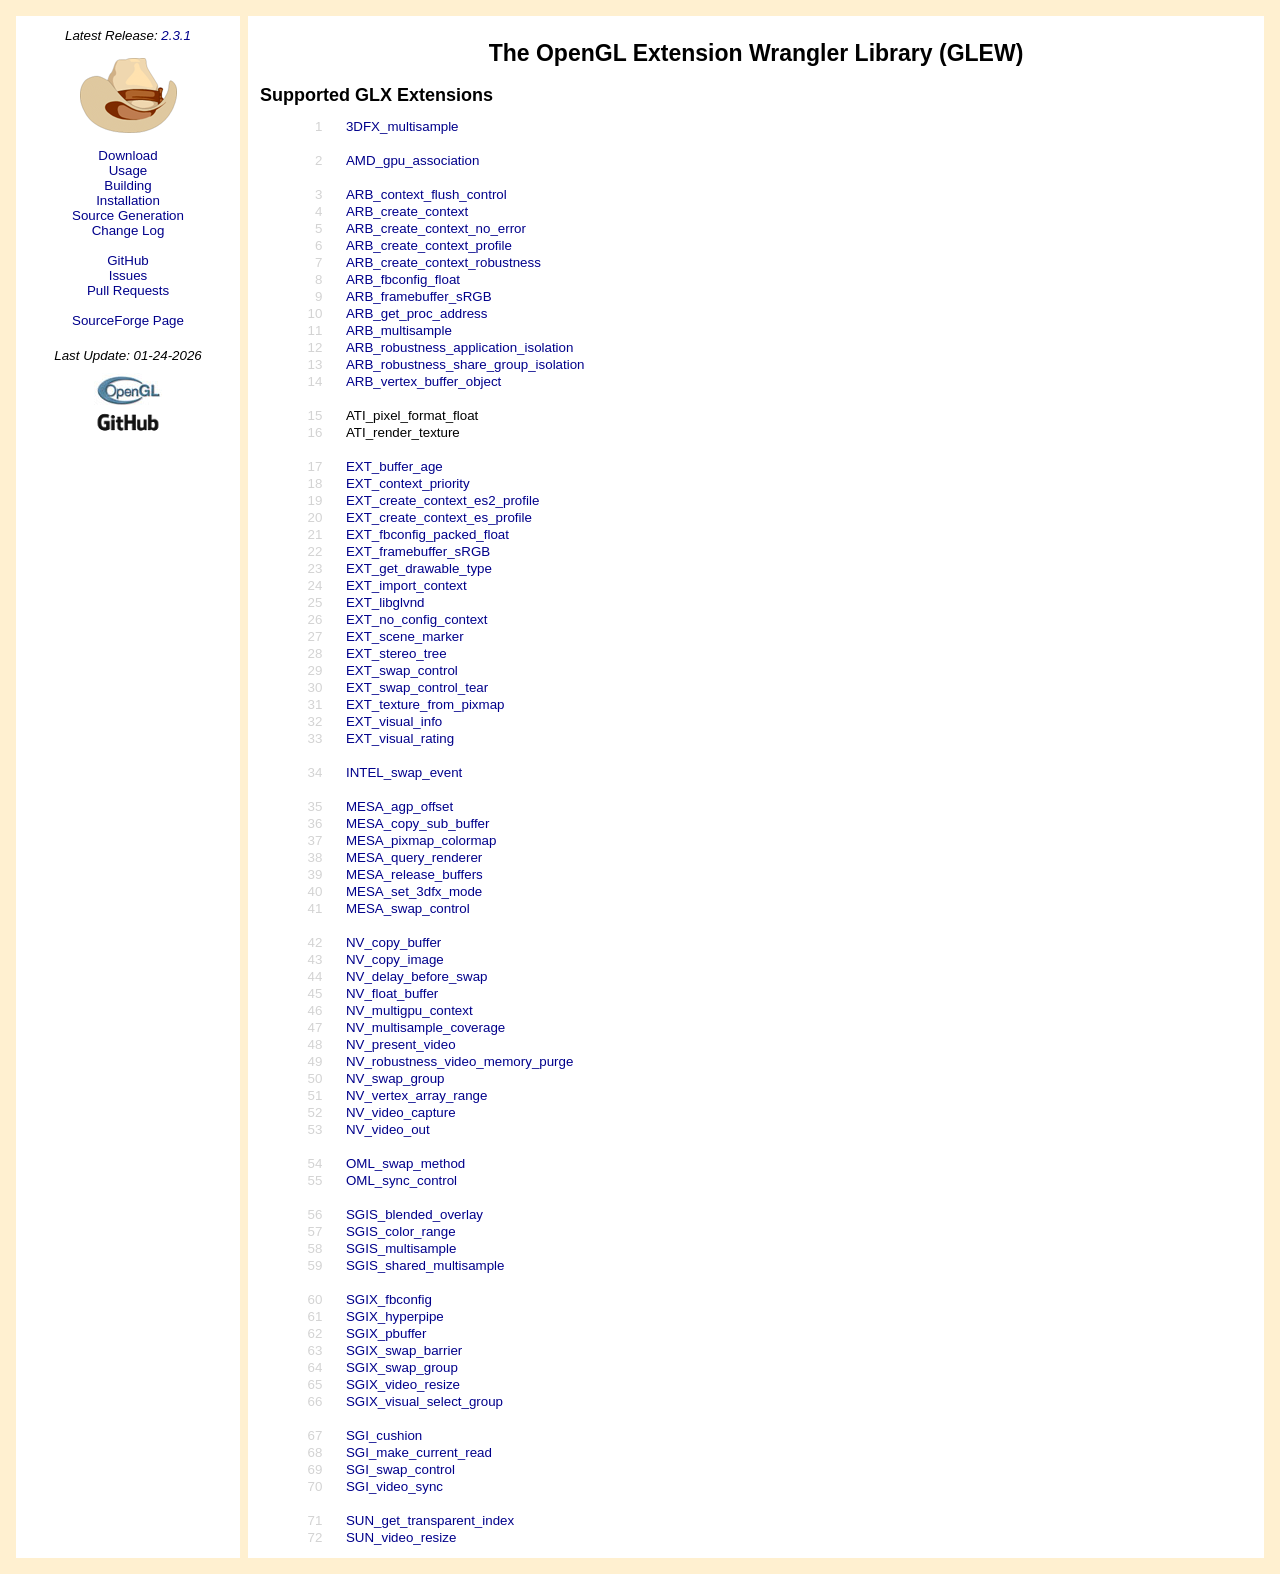
<file: external/glew/doc/glxew.html>
<!-- begin header.html -->
<!--
The OpenGL Extension Wrangler Library
Copyright (C) 2008-2025, Nigel Stewart <nigels[]nigels com>
Copyright (C) 2002-2008, Milan Ikits <milan ikits[]ieee org>
Copyright (C) 2002-2008, Marcelo E. Magallon <mmagallo[]debian org>
Copyright (C) 2002, Lev Povalahev
All rights reserved.

Redistribution and use in source and binary forms, with or without 
modification, are permitted provided that the following conditions are met:

* Redistributions of source code must retain the above copyright notice, 
  this list of conditions and the following disclaimer.
* Redistributions in binary form must reproduce the above copyright notice, 
  this list of conditions and the following disclaimer in the documentation 
  and/or other materials provided with the distribution.
* The name of the author may be used to endorse or promote products 
  derived from this software without specific prior written permission.

THIS SOFTWARE IS PROVIDED BY THE COPYRIGHT HOLDERS AND CONTRIBUTORS "AS IS" 
AND ANY EXPRESS OR IMPLIED WARRANTIES, INCLUDING, BUT NOT LIMITED TO, THE 
IMPLIED WARRANTIES OF MERCHANTABILITY AND FITNESS FOR A PARTICULAR PURPOSE
ARE DISCLAIMED. IN NO EVENT SHALL THE COPYRIGHT OWNER OR CONTRIBUTORS BE 
LIABLE FOR ANY DIRECT, INDIRECT, INCIDENTAL, SPECIAL, EXEMPLARY, OR 
CONSEQUENTIAL DAMAGES (INCLUDING, BUT NOT LIMITED TO, PROCUREMENT OF 
SUBSTITUTE GOODS OR SERVICES; LOSS OF USE, DATA, OR PROFITS; OR BUSINESS
INTERRUPTION) HOWEVER CAUSED AND ON ANY THEORY OF LIABILITY, WHETHER IN
CONTRACT, STRICT LIABILITY, OR TORT (INCLUDING NEGLIGENCE OR OTHERWISE)
ARISING IN ANY WAY OUT OF THE USE OF THIS SOFTWARE, EVEN IF ADVISED OF
THE POSSIBILITY OF SUCH DAMAGE.
-->
<!DOCTYPE html PUBLIC "-//W3C//DTD HTML 4.01 Transitional//EN" "http://www.w3.org/TR/html/4/loose.dtd">
<html>
<head>
<title>GLEW: The OpenGL Extension Wrangler Library</title>
<meta http-equiv="Content-Type" content="text/html; charset=utf-8" />
<link href="glew.css" type="text/css" rel="stylesheet">
</head>
<body bgcolor="#fff0d0">
<table border="0" width="100%" cellpadding="12" cellspacing="8" style="height:100%">
<tr>
<td bgcolor="#ffffff" align="left" valign="top" width="200">
<table border="0" width="100%" cellpadding="0" cellspacing="0" align="left">
<tr>
<td valign="top">

<table border="0" width="100%" cellpadding="0" cellspacing="0" align="left">
<tr><td align="center"><i>Latest Release: <a href="https://github.com/nigels-com/glew/releases/tag/glew-2.3.1">2.3.1</a></i></td></tr>
<tr><td align="center"><br></td></tr>
<tr><td align="center"><img src="./glew.png" alt="GLEW Logo" width="97" height="75"></td></tr>
<tr><td align="center"><br></td></tr>
<tr><td align="center">
<table border="0" cellpadding="0" cellspacing="0" align="center">
<tr><td align="center"><a href="index.html">Download</a></td></tr>
<tr><td align="center"><a href="basic.html">Usage</a></td></tr>
<tr><td align="center"><a href="build.html">Building</a></td></tr>
<tr><td align="center"><a href="install.html">Installation</a></td></tr>
<tr><td align="center"><a href="advanced.html">Source Generation</a></td></tr>
<tr><td align="center"><a href="log.html">Change Log</a></td></tr>
<tr><td align="center"><br></tr>
<tr><td align="center"><a href="https://github.com/nigels-com/glew">GitHub</a></td></tr>
<tr><td align="center"><a href="https://github.com/nigels-com/glew/issues">Issues</a></td></tr>
<tr><td align="center"><a href="https://github.com/nigels-com/glew/pulls">Pull Requests</a></td></tr>
<tr><td align="center"><br></tr>
<tr><td align="center"><a href="https://sourceforge.net/projects/glew">SourceForge Page</a></td></tr>
</table>
<tr><td align="center"><br></tr>
</table>
</td>
</tr>
<tr>

<td valign="bottom">
<table border="0" width="100%" cellpadding="5" cellspacing="0" align="left">
<tr><td align="center"><i>Last Update: 01-24-2026</i></td></tr>
<tr><td align="center">
	<a href="http://www.opengl.org"><img src="./ogl_sm.jpg" width="68" height="35" border="0" alt="OpenGL Logo"></a><br/>
	<a href="https://github.com/nigels-com/glew"><img src="github.png" width="70" height="29" border="0" alt="GitHub Logo"></a>
</td>
</tr>
</table>
</td>
</tr>
</table>
</td>

<td bgcolor="#ffffff" align="left" valign="top">

<h1>The OpenGL Extension Wrangler Library (GLEW)</h1>

<!-- end header.html -->


<h2>Supported GLX Extensions</h2>

<table border="0" width="100%" cellpadding="1" cellspacing="0" align="center">
<tr><td class="num">1</td><td>&nbsp;</td><td><a href="https://www.khronos.org/registry/egl/specs/eglspec.1.5.pdf">3DFX_multisample</a></td></tr>
<tr><td><br></td><td></td><td></td></tr>
<tr><td class="num">2</td><td>&nbsp;</td><td><a href="https://www.khronos.org/registry/egl/specs/eglspec.1.5.pdf">AMD_gpu_association</a></td></tr>
<tr><td><br></td><td></td><td></td></tr>
<tr><td class="num">3</td><td>&nbsp;</td><td><a href="https://www.khronos.org/registry/egl/specs/eglspec.1.5.pdf">ARB_context_flush_control</a></td></tr>
<tr><td class="num">4</td><td>&nbsp;</td><td><a href="https://www.khronos.org/registry/egl/specs/eglspec.1.5.pdf">ARB_create_context</a></td></tr>
<tr><td class="num">5</td><td>&nbsp;</td><td><a href="https://www.khronos.org/registry/egl/specs/eglspec.1.5.pdf">ARB_create_context_no_error</a></td></tr>
<tr><td class="num">6</td><td>&nbsp;</td><td><a href="https://www.khronos.org/registry/egl/specs/eglspec.1.5.pdf">ARB_create_context_profile</a></td></tr>
<tr><td class="num">7</td><td>&nbsp;</td><td><a href="https://www.khronos.org/registry/egl/specs/eglspec.1.5.pdf">ARB_create_context_robustness</a></td></tr>
<tr><td class="num">8</td><td>&nbsp;</td><td><a href="https://www.khronos.org/registry/egl/specs/eglspec.1.5.pdf">ARB_fbconfig_float</a></td></tr>
<tr><td class="num">9</td><td>&nbsp;</td><td><a href="https://www.khronos.org/registry/egl/specs/eglspec.1.5.pdf">ARB_framebuffer_sRGB</a></td></tr>
<tr><td class="num">10</td><td>&nbsp;</td><td><a href="http://oss.sgi.com/projects/ogl-sample/registry/ARB/get_proc_address.txt">ARB_get_proc_address</a></td></tr>
<tr><td class="num">11</td><td>&nbsp;</td><td><a href="https://www.khronos.org/registry/egl/specs/eglspec.1.5.pdf">ARB_multisample</a></td></tr>
<tr><td class="num">12</td><td>&nbsp;</td><td><a href="https://www.khronos.org/registry/egl/specs/eglspec.1.5.pdf">ARB_robustness_application_isolation</a></td></tr>
<tr><td class="num">13</td><td>&nbsp;</td><td><a href="https://www.khronos.org/registry/egl/specs/eglspec.1.5.pdf">ARB_robustness_share_group_isolation</a></td></tr>
<tr><td class="num">14</td><td>&nbsp;</td><td><a href="https://www.khronos.org/registry/egl/specs/eglspec.1.5.pdf">ARB_vertex_buffer_object</a></td></tr>
<tr><td><br></td><td></td><td></td></tr>
<tr><td class="num">15</td><td>&nbsp;</td><td>ATI_pixel_format_float</td></tr>
<tr><td class="num">16</td><td>&nbsp;</td><td>ATI_render_texture</td></tr>
<tr><td><br></td><td></td><td></td></tr>
<tr><td class="num">17</td><td>&nbsp;</td><td><a href="https://www.khronos.org/registry/egl/specs/eglspec.1.5.pdf">EXT_buffer_age</a></td></tr>
<tr><td class="num">18</td><td>&nbsp;</td><td><a href="https://www.khronos.org/registry/egl/specs/eglspec.1.5.pdf">EXT_context_priority</a></td></tr>
<tr><td class="num">19</td><td>&nbsp;</td><td><a href="https://www.khronos.org/registry/egl/specs/eglspec.1.5.pdf">EXT_create_context_es2_profile</a></td></tr>
<tr><td class="num">20</td><td>&nbsp;</td><td><a href="https://www.khronos.org/registry/egl/specs/eglspec.1.5.pdf">EXT_create_context_es_profile</a></td></tr>
<tr><td class="num">21</td><td>&nbsp;</td><td><a href="https://www.khronos.org/registry/egl/specs/eglspec.1.5.pdf">EXT_fbconfig_packed_float</a></td></tr>
<tr><td class="num">22</td><td>&nbsp;</td><td><a href="https://www.khronos.org/registry/egl/specs/eglspec.1.5.pdf">EXT_framebuffer_sRGB</a></td></tr>
<tr><td class="num">23</td><td>&nbsp;</td><td><a href="https://www.khronos.org/registry/egl/specs/eglspec.1.5.pdf">EXT_get_drawable_type</a></td></tr>
<tr><td class="num">24</td><td>&nbsp;</td><td><a href="https://www.khronos.org/registry/egl/specs/eglspec.1.5.pdf">EXT_import_context</a></td></tr>
<tr><td class="num">25</td><td>&nbsp;</td><td><a href="https://www.khronos.org/registry/egl/specs/eglspec.1.5.pdf">EXT_libglvnd</a></td></tr>
<tr><td class="num">26</td><td>&nbsp;</td><td><a href="https://www.khronos.org/registry/egl/specs/eglspec.1.5.pdf">EXT_no_config_context</a></td></tr>
<tr><td class="num">27</td><td>&nbsp;</td><td><a href="https://www.khronos.org/registry/OpenGL/extensions/EXT/EXT_scene_marker.txt">EXT_scene_marker</a></td></tr>
<tr><td class="num">28</td><td>&nbsp;</td><td><a href="https://www.khronos.org/registry/egl/specs/eglspec.1.5.pdf">EXT_stereo_tree</a></td></tr>
<tr><td class="num">29</td><td>&nbsp;</td><td><a href="https://www.khronos.org/registry/egl/specs/eglspec.1.5.pdf">EXT_swap_control</a></td></tr>
<tr><td class="num">30</td><td>&nbsp;</td><td><a href="https://www.khronos.org/registry/egl/specs/eglspec.1.5.pdf">EXT_swap_control_tear</a></td></tr>
<tr><td class="num">31</td><td>&nbsp;</td><td><a href="https://www.khronos.org/registry/egl/specs/eglspec.1.5.pdf">EXT_texture_from_pixmap</a></td></tr>
<tr><td class="num">32</td><td>&nbsp;</td><td><a href="https://www.khronos.org/registry/egl/specs/eglspec.1.5.pdf">EXT_visual_info</a></td></tr>
<tr><td class="num">33</td><td>&nbsp;</td><td><a href="https://www.khronos.org/registry/egl/specs/eglspec.1.5.pdf">EXT_visual_rating</a></td></tr>
<tr><td><br></td><td></td><td></td></tr>
<tr><td class="num">34</td><td>&nbsp;</td><td><a href="https://www.khronos.org/registry/egl/specs/eglspec.1.5.pdf">INTEL_swap_event</a></td></tr>
<tr><td><br></td><td></td><td></td></tr>
<tr><td class="num">35</td><td>&nbsp;</td><td><a href="https://www.khronos.org/registry/egl/specs/eglspec.1.5.pdf">MESA_agp_offset</a></td></tr>
<tr><td class="num">36</td><td>&nbsp;</td><td><a href="https://www.khronos.org/registry/egl/specs/eglspec.1.5.pdf">MESA_copy_sub_buffer</a></td></tr>
<tr><td class="num">37</td><td>&nbsp;</td><td><a href="https://www.khronos.org/registry/egl/specs/eglspec.1.5.pdf">MESA_pixmap_colormap</a></td></tr>
<tr><td class="num">38</td><td>&nbsp;</td><td><a href="https://www.khronos.org/registry/egl/specs/eglspec.1.5.pdf">MESA_query_renderer</a></td></tr>
<tr><td class="num">39</td><td>&nbsp;</td><td><a href="https://www.khronos.org/registry/egl/specs/eglspec.1.5.pdf">MESA_release_buffers</a></td></tr>
<tr><td class="num">40</td><td>&nbsp;</td><td><a href="https://www.khronos.org/registry/egl/specs/eglspec.1.5.pdf">MESA_set_3dfx_mode</a></td></tr>
<tr><td class="num">41</td><td>&nbsp;</td><td><a href="https://www.khronos.org/registry/egl/specs/eglspec.1.5.pdf">MESA_swap_control</a></td></tr>
<tr><td><br></td><td></td><td></td></tr>
<tr><td class="num">42</td><td>&nbsp;</td><td><a href="https://www.khronos.org/registry/egl/specs/eglspec.1.5.pdf">NV_copy_buffer</a></td></tr>
<tr><td class="num">43</td><td>&nbsp;</td><td><a href="https://www.khronos.org/registry/egl/specs/eglspec.1.5.pdf">NV_copy_image</a></td></tr>
<tr><td class="num">44</td><td>&nbsp;</td><td><a href="https://www.khronos.org/registry/egl/specs/eglspec.1.5.pdf">NV_delay_before_swap</a></td></tr>
<tr><td class="num">45</td><td>&nbsp;</td><td><a href="https://www.khronos.org/registry/egl/specs/eglspec.1.5.pdf">NV_float_buffer</a></td></tr>
<tr><td class="num">46</td><td>&nbsp;</td><td><a href="https://www.khronos.org/registry/egl/specs/eglspec.1.5.pdf">NV_multigpu_context</a></td></tr>
<tr><td class="num">47</td><td>&nbsp;</td><td><a href="https://www.khronos.org/registry/egl/specs/eglspec.1.5.pdf">NV_multisample_coverage</a></td></tr>
<tr><td class="num">48</td><td>&nbsp;</td><td><a href="https://www.khronos.org/registry/egl/specs/eglspec.1.5.pdf">NV_present_video</a></td></tr>
<tr><td class="num">49</td><td>&nbsp;</td><td><a href="https://www.khronos.org/registry/egl/specs/eglspec.1.5.pdf">NV_robustness_video_memory_purge</a></td></tr>
<tr><td class="num">50</td><td>&nbsp;</td><td><a href="https://www.khronos.org/registry/egl/specs/eglspec.1.5.pdf">NV_swap_group</a></td></tr>
<tr><td class="num">51</td><td>&nbsp;</td><td><a href="http://oss.sgi.com/projects/ogl-sample/registry/NV/vertex_array_range.txt">NV_vertex_array_range</a></td></tr>
<tr><td class="num">52</td><td>&nbsp;</td><td><a href="https://www.khronos.org/registry/egl/specs/eglspec.1.5.pdf">NV_video_capture</a></td></tr>
<tr><td class="num">53</td><td>&nbsp;</td><td><a href="https://www.khronos.org/registry/egl/specs/eglspec.1.5.pdf">NV_video_out</a></td></tr>
<tr><td><br></td><td></td><td></td></tr>
<tr><td class="num">54</td><td>&nbsp;</td><td><a href="https://www.khronos.org/registry/egl/specs/eglspec.1.5.pdf">OML_swap_method</a></td></tr>
<tr><td class="num">55</td><td>&nbsp;</td><td><a href="https://www.khronos.org/registry/egl/specs/eglspec.1.5.pdf">OML_sync_control</a></td></tr>
<tr><td><br></td><td></td><td></td></tr>
<tr><td class="num">56</td><td>&nbsp;</td><td><a href="https://www.khronos.org/registry/egl/specs/eglspec.1.5.pdf">SGIS_blended_overlay</a></td></tr>
<tr><td class="num">57</td><td>&nbsp;</td><td><a href="https://www.khronos.org/registry/OpenGL/extensions/SGIS/GLX_SGIS_color_range.txt">SGIS_color_range</a></td></tr>
<tr><td class="num">58</td><td>&nbsp;</td><td><a href="https://www.khronos.org/registry/egl/specs/eglspec.1.5.pdf">SGIS_multisample</a></td></tr>
<tr><td class="num">59</td><td>&nbsp;</td><td><a href="https://www.khronos.org/registry/egl/specs/eglspec.1.5.pdf">SGIS_shared_multisample</a></td></tr>
<tr><td><br></td><td></td><td></td></tr>
<tr><td class="num">60</td><td>&nbsp;</td><td><a href="https://www.khronos.org/registry/egl/specs/eglspec.1.5.pdf">SGIX_fbconfig</a></td></tr>
<tr><td class="num">61</td><td>&nbsp;</td><td><a href="http://oss.sgi.com/projects/ogl-sample/registry/SGIX/hyperpipe_group.txt">SGIX_hyperpipe</a></td></tr>
<tr><td class="num">62</td><td>&nbsp;</td><td><a href="https://www.khronos.org/registry/egl/specs/eglspec.1.5.pdf">SGIX_pbuffer</a></td></tr>
<tr><td class="num">63</td><td>&nbsp;</td><td><a href="https://www.khronos.org/registry/egl/specs/eglspec.1.5.pdf">SGIX_swap_barrier</a></td></tr>
<tr><td class="num">64</td><td>&nbsp;</td><td><a href="https://www.khronos.org/registry/egl/specs/eglspec.1.5.pdf">SGIX_swap_group</a></td></tr>
<tr><td class="num">65</td><td>&nbsp;</td><td><a href="https://www.khronos.org/registry/egl/specs/eglspec.1.5.pdf">SGIX_video_resize</a></td></tr>
<tr><td class="num">66</td><td>&nbsp;</td><td><a href="https://www.khronos.org/registry/egl/specs/eglspec.1.5.pdf">SGIX_visual_select_group</a></td></tr>
<tr><td><br></td><td></td><td></td></tr>
<tr><td class="num">67</td><td>&nbsp;</td><td><a href="https://www.khronos.org/registry/egl/specs/eglspec.1.5.pdf">SGI_cushion</a></td></tr>
<tr><td class="num">68</td><td>&nbsp;</td><td><a href="https://www.khronos.org/registry/egl/specs/eglspec.1.5.pdf">SGI_make_current_read</a></td></tr>
<tr><td class="num">69</td><td>&nbsp;</td><td><a href="https://www.khronos.org/registry/egl/specs/eglspec.1.5.pdf">SGI_swap_control</a></td></tr>
<tr><td class="num">70</td><td>&nbsp;</td><td><a href="https://www.khronos.org/registry/egl/specs/eglspec.1.5.pdf">SGI_video_sync</a></td></tr>
<tr><td><br></td><td></td><td></td></tr>
<tr><td class="num">71</td><td>&nbsp;</td><td><a href="https://www.khronos.org/registry/egl/specs/eglspec.1.5.pdf">SUN_get_transparent_index</a></td></tr>
<tr><td class="num">72</td><td>&nbsp;</td><td><a href="http://wwws.sun.com/software/graphics/opengl/extensions/glx_sun_video_resize.txt">SUN_video_resize</a></td></tr>
</table>
<!-- begin footer.html -->
</td></tr></table></body>
<!-- end footer.html -->
</file>
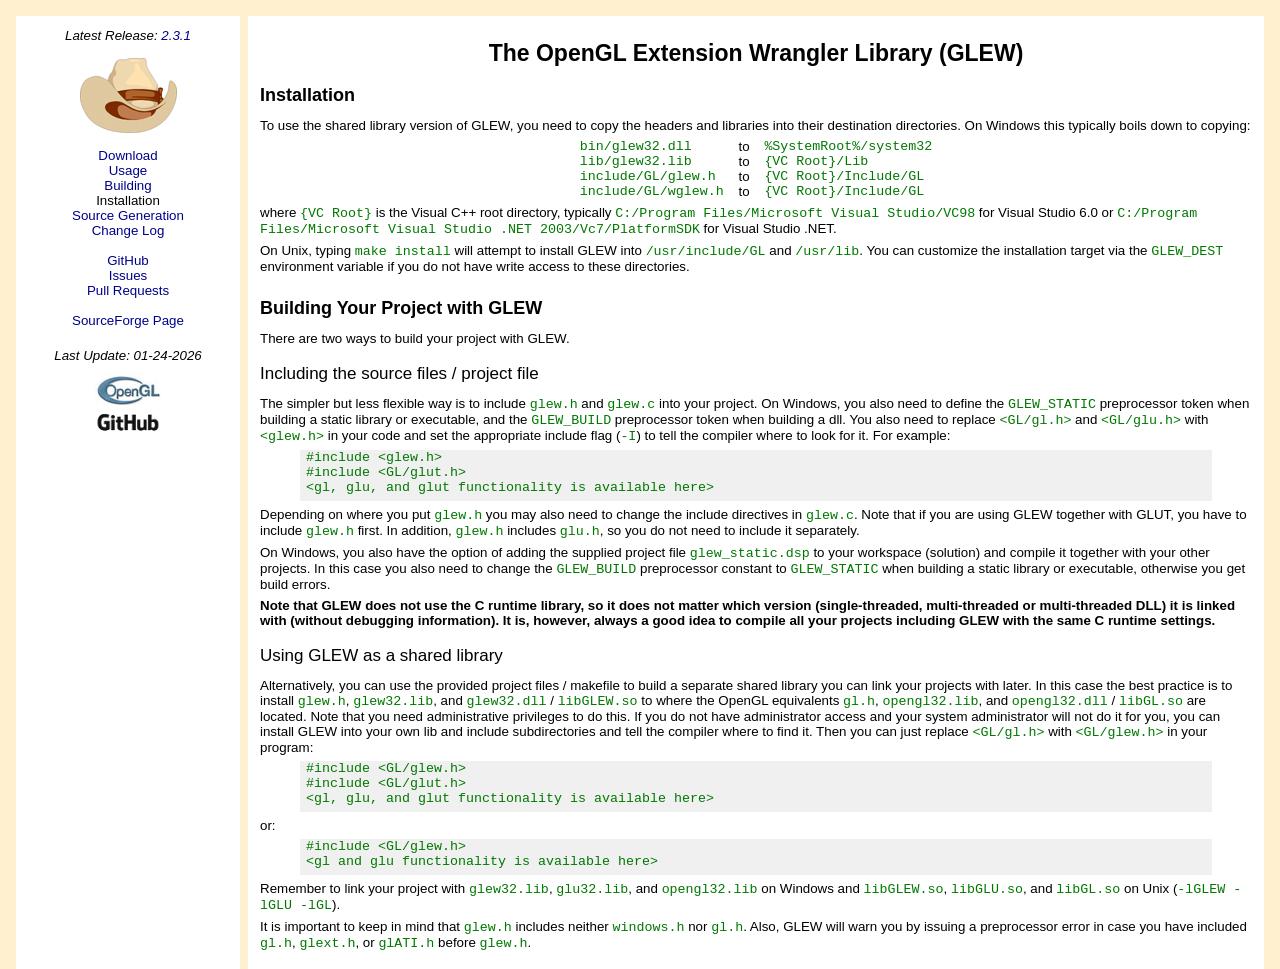
<file: external/glew/doc/install.html>
<!-- begin header.html -->
<!--
The OpenGL Extension Wrangler Library
Copyright (C) 2008-2025, Nigel Stewart <nigels[]nigels com>
Copyright (C) 2002-2008, Milan Ikits <milan ikits[]ieee org>
Copyright (C) 2002-2008, Marcelo E. Magallon <mmagallo[]debian org>
Copyright (C) 2002, Lev Povalahev
All rights reserved.

Redistribution and use in source and binary forms, with or without 
modification, are permitted provided that the following conditions are met:

* Redistributions of source code must retain the above copyright notice, 
  this list of conditions and the following disclaimer.
* Redistributions in binary form must reproduce the above copyright notice, 
  this list of conditions and the following disclaimer in the documentation 
  and/or other materials provided with the distribution.
* The name of the author may be used to endorse or promote products 
  derived from this software without specific prior written permission.

THIS SOFTWARE IS PROVIDED BY THE COPYRIGHT HOLDERS AND CONTRIBUTORS "AS IS" 
AND ANY EXPRESS OR IMPLIED WARRANTIES, INCLUDING, BUT NOT LIMITED TO, THE 
IMPLIED WARRANTIES OF MERCHANTABILITY AND FITNESS FOR A PARTICULAR PURPOSE
ARE DISCLAIMED. IN NO EVENT SHALL THE COPYRIGHT OWNER OR CONTRIBUTORS BE 
LIABLE FOR ANY DIRECT, INDIRECT, INCIDENTAL, SPECIAL, EXEMPLARY, OR 
CONSEQUENTIAL DAMAGES (INCLUDING, BUT NOT LIMITED TO, PROCUREMENT OF 
SUBSTITUTE GOODS OR SERVICES; LOSS OF USE, DATA, OR PROFITS; OR BUSINESS
INTERRUPTION) HOWEVER CAUSED AND ON ANY THEORY OF LIABILITY, WHETHER IN
CONTRACT, STRICT LIABILITY, OR TORT (INCLUDING NEGLIGENCE OR OTHERWISE)
ARISING IN ANY WAY OUT OF THE USE OF THIS SOFTWARE, EVEN IF ADVISED OF
THE POSSIBILITY OF SUCH DAMAGE.
-->
<!DOCTYPE html PUBLIC "-//W3C//DTD HTML 4.01 Transitional//EN" "http://www.w3.org/TR/html/4/loose.dtd">
<html>
<head>
<title>GLEW: The OpenGL Extension Wrangler Library</title>
<meta http-equiv="Content-Type" content="text/html; charset=utf-8" />
<link href="glew.css" type="text/css" rel="stylesheet">
</head>
<body bgcolor="#fff0d0">
<table border="0" width="100%" cellpadding="12" cellspacing="8" style="height:100%">
<tr>
<td bgcolor="#ffffff" align="left" valign="top" width="200">
<table border="0" width="100%" cellpadding="0" cellspacing="0" align="left">
<tr>
<td valign="top">

<table border="0" width="100%" cellpadding="0" cellspacing="0" align="left">
<tr><td align="center"><i>Latest Release: <a href="https://github.com/nigels-com/glew/releases/tag/glew-2.3.1">2.3.1</a></i></td></tr>
<tr><td align="center"><br></td></tr>
<tr><td align="center"><img src="./glew.png" alt="GLEW Logo" width="97" height="75"></td></tr>
<tr><td align="center"><br></td></tr>
<tr><td align="center">
<table border="0" cellpadding="0" cellspacing="0" align="center">
<tr><td align="center"><a href="index.html">Download</a></td></tr>
<tr><td align="center"><a href="basic.html">Usage</a></td></tr>
<tr><td align="center"><a href="build.html">Building</a></td></tr>
<tr><td align="center">Installation</td></tr>
<tr><td align="center"><a href="advanced.html">Source Generation</a></td></tr>
<tr><td align="center"><a href="log.html">Change Log</a></td></tr>
<tr><td align="center"><br></tr>
<tr><td align="center"><a href="https://github.com/nigels-com/glew">GitHub</a></td></tr>
<tr><td align="center"><a href="https://github.com/nigels-com/glew/issues">Issues</a></td></tr>
<tr><td align="center"><a href="https://github.com/nigels-com/glew/pulls">Pull Requests</a></td></tr>
<tr><td align="center"><br></tr>
<tr><td align="center"><a href="https://sourceforge.net/projects/glew">SourceForge Page</a></td></tr>
</table>
<tr><td align="center"><br></tr>
</table>
</td>
</tr>
<tr>

<td valign="bottom">
<table border="0" width="100%" cellpadding="5" cellspacing="0" align="left">
<tr><td align="center"><i>Last Update: 01-24-2026</i></td></tr>
<tr><td align="center">
	<a href="http://www.opengl.org"><img src="./ogl_sm.jpg" width="68" height="35" border="0" alt="OpenGL Logo"></a><br/>
	<a href="https://github.com/nigels-com/glew"><img src="github.png" width="70" height="29" border="0" alt="GitHub Logo"></a>
</td>
</tr>
</table>
</td>
</tr>
</table>
</td>

<td bgcolor="#ffffff" align="left" valign="top">

<h1>The OpenGL Extension Wrangler Library (GLEW)</h1>

<!-- end header.html -->


<h2>Installation</h2>

<p>
To use the shared library version of GLEW, you need to copy the
headers and libraries into their destination directories. On Windows
this typically boils down to copying:
</p>

<table border="0" cellpadding="0" cellspacing="0" align="center"> <!-- bgcolor="#f0f0f0" -->
<tr><td align="left"><tt>bin/glew32.dll</tt></td><td>&nbsp;&nbsp;&nbsp;&nbsp;to&nbsp;&nbsp;&nbsp;&nbsp;</td>
<td align="left"><tt>%SystemRoot%/system32</tt></td></tr>
<tr><td align="left"><tt>lib/glew32.lib</tt></td><td>&nbsp;&nbsp;&nbsp;&nbsp;to&nbsp;&nbsp;&nbsp;&nbsp;</td>
<td align="left"><tt>{VC Root}/Lib</tt></td></tr>
<tr><td align="left"><tt>include/GL/glew.h</tt></td><td>&nbsp;&nbsp;&nbsp;&nbsp;to&nbsp;&nbsp;&nbsp;&nbsp;</td>
<td align="left"><tt>{VC Root}/Include/GL</tt></td></tr>
<tr><td align="left"><tt>include/GL/wglew.h</tt></td><td>&nbsp;&nbsp;&nbsp;&nbsp;to&nbsp;&nbsp;&nbsp;&nbsp;</td>
<td align="left"><tt>{VC Root}/Include/GL</tt></td></tr>
</table>
<p>
</p>

<p>
where <tt>{VC Root}</tt> is the Visual C++ root directory, typically
<tt>C:/Program Files/Microsoft Visual Studio/VC98</tt> for Visual
Studio 6.0 or <tt>C:/Program Files/Microsoft Visual
Studio .NET 2003/Vc7/PlatformSDK</tt> for Visual Studio .NET.
</p>

<p>
On Unix, typing <tt>make install</tt> will attempt to install GLEW
into <tt>/usr/include/GL</tt> and <tt>/usr/lib</tt>.  You can
customize the installation target via the <tt>GLEW_DEST</tt>
environment variable if you do not have write access to these
directories.
</p>

<h2>Building Your Project with GLEW</h2>
<p>
There are two ways to build your project with GLEW.
</p>
<h3>Including the source files / project file</h3>
<p>
The simpler but less flexible way is to include <tt>glew.h</tt> and
<tt>glew.c</tt> into your project.  On Windows, you also need to
define the <tt>GLEW_STATIC</tt> preprocessor token when building a
static library or executable, and the <tt>GLEW_BUILD</tt> preprocessor
token when building a dll.  You also need to replace
<tt>&lt;GL/gl.h&gt;</tt> and <tt>&lt;GL/glu.h&gt;</tt> with
<tt>&lt;glew.h&gt;</tt> in your code and set the appropriate include
flag (<tt>-I</tt>) to tell the compiler where to look for it.  For
example:
</p>
<p class="pre">
#include &lt;glew.h&gt;<br>
#include &lt;GL/glut.h&gt;<br>
&lt;gl, glu, and glut functionality is available here&gt;<br>
</p>
<p>
Depending on where you put <tt>glew.h</tt> you may also need to change
the include directives in <tt>glew.c</tt>. Note that if you are using
GLEW together with GLUT, you have to include <tt>glew.h</tt> first.
In addition, <tt>glew.h</tt> includes <tt>glu.h</tt>, so you do not
need to include it separately.
</p>
<p>
On Windows, you also have the option of adding the supplied project
file <tt>glew_static.dsp</tt> to your workspace (solution) and compile
it together with your other projects.  In this case you also need to
change the <tt>GLEW_BUILD</tt> preprocessor constant to
<tt>GLEW_STATIC</tt> when building a static library or executable,
otherwise you get build errors.
</p>
<p>
<b>Note that GLEW does not use the C
runtime library, so it does not matter which version (single-threaded,
multi-threaded or multi-threaded DLL) it is linked with (without
debugging information). It is, however, always a good idea to compile all
your projects including GLEW with the same C runtime settings.</b>
</p>

<h3>Using GLEW as a shared library</h3>

<p>
Alternatively, you can use the provided project files / makefile to
build a separate shared library you can link your projects with later.
In this case the best practice is to install <tt>glew.h</tt>,
<tt>glew32.lib</tt>, and <tt>glew32.dll</tt> / <tt>libGLEW.so</tt> to
where the OpenGL equivalents <tt>gl.h</tt>, <tt>opengl32.lib</tt>, and
<tt>opengl32.dll</tt> / <tt>libGL.so</tt> are located.  Note that you
need administrative privileges to do this.  If you do not have
administrator access and your system administrator will not do it for
you, you can install GLEW into your own lib and include subdirectories
and tell the compiler where to find it. Then you can just replace
<tt>&lt;GL/gl.h&gt;</tt> with <tt>&lt;GL/glew.h&gt;</tt> in your
program:
</p>

<p class="pre">
#include &lt;GL/glew.h&gt;<br>
#include &lt;GL/glut.h&gt;<br>
&lt;gl, glu, and glut functionality is available here&gt;<br>
</p>

<p>
or:
</p>

<p class="pre">
#include &lt;GL/glew.h&gt;<br>
&lt;gl and glu functionality is available here&gt;<br>
</p>

<p>
Remember to link your project with <tt>glew32.lib</tt>,
<tt>glu32.lib</tt>, and <tt>opengl32.lib</tt> on Windows and
<tt>libGLEW.so</tt>, <tt>libGLU.so</tt>, and <tt>libGL.so</tt> on
Unix (<tt>-lGLEW -lGLU -lGL</tt>).
</p>

<p>
It is important to keep in mind that <tt>glew.h</tt> includes neither
<tt>windows.h</tt> nor <tt>gl.h</tt>.  Also, GLEW will warn you by
issuing a preprocessor error in case you have included <tt>gl.h</tt>,
<tt>glext.h</tt>, or <tt>glATI.h</tt> before <tt>glew.h</tt>.
</p>

<!-- begin footer.html -->
</td></tr></table></body>
<!-- end footer.html -->
</file>
<file: vr/web/styles.css>
/* Solar System N-Body Simulation — Mobile Observatory & VR Stylesheet */
:root {
  --bg-dark: #030712;
  --hud-bg: rgba(8, 14, 26, 0.92);
  --hud-border: rgba(56, 189, 248, 0.55);
  --hud-text: #e2e8f0;
  --hud-accent: #38bdf8;
  --hud-green: #4ade80;
  --hud-gold: #fbbf24;
  --card-bg: rgba(15, 23, 42, 0.82);
  --font-mono: Consolas, "SF Mono", Menlo, Monaco, "Courier New", monospace;
  --font-sans: -apple-system, BlinkMacSystemFont, "Segoe UI", Roboto, sans-serif;
}

* {
  box-sizing: border-box;
  margin: 0;
  padding: 0;
  -webkit-tap-highlight-color: transparent;
  user-select: none;
}

html, body {
  width: 100%;
  height: 100%;
  overflow: hidden;
  background-color: var(--bg-dark);
  color: var(--hud-text);
  font-family: var(--font-sans);
  touch-action: none;
}

#canvas-container {
  position: absolute;
  top: 0;
  left: 0;
  width: 100%;
  height: 100%;
  z-index: 1;
}

canvas {
  display: block;
  width: 100%;
  height: 100%;
}

/* ========================================================
   TOP DESKTOP DIAGNOSTIC HUD BANNER (Direct port from C++)
   ======================================================== */
#desktop-hud-top {
  position: absolute;
  top: 0;
  left: 0;
  right: 0;
  z-index: 10;
  background: var(--hud-bg);
  border-bottom: 2px solid var(--hud-border);
  padding: 8px 18px;
  box-shadow: 0 4px 20px rgba(0, 0, 0, 0.8);
  pointer-events: none;
  font-family: var(--font-mono);
}

.hud-line-1 {
  display: flex;
  justify-content: space-between;
  align-items: center;
  font-size: 13px;
  font-weight: 700;
  letter-spacing: 0.5px;
}

.hud-title {
  color: var(--hud-accent);
  text-shadow: 0 0 10px rgba(56, 189, 248, 0.6);
}

.hud-perf {
  color: var(--hud-green);
  text-shadow: 0 0 8px rgba(74, 222, 128, 0.6);
  font-weight: 700;
}

.hud-line-2 {
  font-size: 11px;
  color: #f1f5f9;
  margin-top: 3px;
  white-space: nowrap;
  overflow: hidden;
  text-overflow: ellipsis;
}

.hud-line-3 {
  font-size: 10px;
  color: var(--hud-gold);
  margin-top: 2px;
  white-space: nowrap;
  overflow: hidden;
  text-overflow: ellipsis;
}

/* ========================================================
   MOBILE QUICK ACTION BUTTONS (Top Right)
   ======================================================== */
#mobile-quick-actions {
  position: absolute;
  top: 76px;
  right: 14px;
  z-index: 20;
  display: flex;
  flex-direction: column;
  gap: 8px;
}

.quick-btn {
  display: flex;
  align-items: center;
  gap: 6px;
  padding: 8px 14px;
  border-radius: 20px;
  background: var(--card-bg);
  backdrop-filter: blur(12px);
  -webkit-backdrop-filter: blur(12px);
  border: 1px solid var(--hud-border);
  color: #ffffff;
  font-size: 12px;
  font-weight: 600;
  cursor: pointer;
  box-shadow: 0 4px 14px rgba(0, 0, 0, 0.5);
  transition: all 0.2s ease;
}

.quick-btn:active {
  transform: scale(0.95);
}

.quick-btn.active {
  background: #0284c7;
  border-color: #38bdf8;
  box-shadow: 0 0 12px rgba(56, 189, 248, 0.5);
}

.quick-btn.vr {
  background: linear-gradient(135deg, #1e293b 0%, #0f172a 100%);
  border-color: #f59e0b;
}

.quick-btn.vr.active {
  background: #f59e0b;
  color: #030712;
}

/* ========================================================
   MOBILE 360 D-PAD CONTROLLER (Right Side)
   ======================================================== */
#mobile-dpad {
  position: absolute;
  right: 16px;
  bottom: 120px;
  z-index: 25;
  display: flex;
  flex-direction: column;
  align-items: center;
  gap: 4px;
  background: rgba(15, 23, 42, 0.65);
  backdrop-filter: blur(10px);
  -webkit-backdrop-filter: blur(10px);
  padding: 8px;
  border-radius: 50px;
  border: 1px solid var(--hud-border);
  box-shadow: 0 4px 20px rgba(0, 0, 0, 0.6);
  touch-action: manipulation;
}

.dpad-mid {
  display: flex;
  align-items: center;
  gap: 4px;
}

.dpad-btn {
  width: 44px;
  height: 44px;
  border-radius: 50%;
  background: rgba(56, 189, 248, 0.15);
  border: 1.5px solid var(--hud-accent);
  color: #ffffff;
  font-size: 16px;
  display: flex;
  align-items: center;
  justify-content: center;
  cursor: pointer;
  transition: all 0.15s;
  touch-action: none;
}

.dpad-btn:active {
  background: var(--hud-accent);
  color: #030712;
  transform: scale(0.92);
  box-shadow: 0 0 14px var(--hud-accent);
}

.dpad-center {
  width: 36px;
  height: 36px;
  display: flex;
  align-items: center;
  justify-content: center;
  font-size: 10px;
  font-weight: 700;
  font-family: var(--font-mono);
  color: var(--hud-accent);
}

/* ========================================================
   BOTTOM DESKTOP CONTROLS BANNER
   ======================================================== */
#desktop-hud-bottom {
  position: absolute;
  bottom: 0;
  left: 0;
  right: 0;
  height: 38px;
  z-index: 10;
  background: var(--hud-bg);
  border-top: 1.5px solid var(--hud-border);
  padding: 0 16px;
  display: flex;
  justify-content: space-between;
  align-items: center;
  font-family: var(--font-mono);
  font-size: 11px;
  pointer-events: auto;
}

.hud-bottom-item {
  color: #94a3b8;
}

.hud-bottom-item strong {
  color: var(--hud-accent);
}

.hud-bottom-right {
  display: flex;
  align-items: center;
  gap: 8px;
}

.hud-btn {
  background: rgba(255, 255, 255, 0.08);
  border: 1px solid rgba(255, 255, 255, 0.2);
  color: #f8fafc;
  padding: 4px 10px;
  border-radius: 6px;
  font-size: 11px;
  font-family: inherit;
  cursor: pointer;
  transition: all 0.2s;
}

.hud-btn:hover, .hud-btn:active {
  background: rgba(56, 189, 248, 0.25);
  border-color: var(--hud-accent);
}

.hud-speed-tag {
  color: var(--hud-green);
  font-weight: 700;
  padding: 2px 6px;
  background: rgba(74, 222, 128, 0.15);
  border-radius: 4px;
  border: 1px solid rgba(74, 222, 128, 0.3);
}

/* ========================================================
   TELEMETRY CARD (Bottom Left)
   ======================================================== */
#planet-telemetry-card {
  position: absolute;
  bottom: 96px;
  left: 14px;
  width: 270px;
  z-index: 10;
  background: var(--card-bg);
  backdrop-filter: blur(14px);
  -webkit-backdrop-filter: blur(14px);
  border: 1px solid var(--hud-border);
  border-radius: 12px;
  padding: 12px 14px;
  box-shadow: 0 6px 24px rgba(0, 0, 0, 0.7);
  pointer-events: auto;
  font-family: var(--font-mono);
}

.card-header {
  display: flex;
  justify-content: space-between;
  align-items: center;
  margin-bottom: 8px;
}

.card-header h3 {
  font-size: 15px;
  color: #ffffff;
  font-weight: 700;
}

.badge-type {
  font-size: 10px;
  color: var(--hud-gold);
  background: rgba(245, 158, 11, 0.15);
  border: 1px solid rgba(245, 158, 11, 0.35);
  padding: 2px 6px;
  border-radius: 6px;
}

.card-grid {
  display: grid;
  grid-template-columns: 1fr 1fr;
  gap: 8px;
}

.card-cell {
  display: flex;
  flex-direction: column;
}

.card-cell .lbl {
  font-size: 9px;
  text-transform: uppercase;
  color: #94a3b8;
  letter-spacing: 0.5px;
}

.card-cell .val {
  font-size: 12px;
  font-weight: 600;
  color: #f1f5f9;
  margin-top: 2px;
}

/* ========================================================
   BOTTOM PLANET SELECTOR BAR
   ======================================================== */
#planet-bar {
  position: absolute;
  bottom: 46px;
  left: 14px;
  right: 14px;
  z-index: 15;
  display: flex;
  justify-content: center;
  pointer-events: auto;
}

.scroll-wrapper {
  display: flex;
  gap: 6px;
  overflow-x: auto;
  max-width: 100%;
  padding: 6px 10px;
  background: var(--card-bg);
  backdrop-filter: blur(14px);
  -webkit-backdrop-filter: blur(14px);
  border: 1px solid var(--hud-border);
  border-radius: 25px;
  box-shadow: 0 4px 18px rgba(0, 0, 0, 0.6);
  scrollbar-width: none;
}

.scroll-wrapper::-webkit-scrollbar {
  display: none;
}

.planet-btn {
  background: rgba(255, 255, 255, 0.06);
  color: #cbd5e1;
  border: 1px solid rgba(255, 255, 255, 0.12);
  padding: 5px 12px;
  border-radius: 16px;
  font-size: 11px;
  font-weight: 600;
  white-space: nowrap;
  cursor: pointer;
  transition: all 0.2s;
}

.planet-btn.active, .planet-btn:hover {
  background: var(--hud-accent);
  color: #030712;
  border-color: #38bdf8;
  box-shadow: 0 0 10px rgba(56, 189, 248, 0.6);
}

/* Mobile Touch Guide Animation */
#mobile-touch-guide {
  position: absolute;
  bottom: 106px;
  left: 50%;
  transform: translateX(-50%);
  z-index: 5;
  display: flex;
  flex-direction: column;
  align-items: center;
  gap: 6px;
  pointer-events: none;
  opacity: 0.85;
  transition: opacity 0.5s ease;
}

.touch-ring {
  width: 36px;
  height: 36px;
  border: 2px dashed rgba(56, 189, 248, 0.6);
  border-radius: 50%;
  animation: rotate-ring 6s linear infinite;
}

@keyframes rotate-ring {
  from { transform: rotate(0deg); }
  to { transform: rotate(360deg); }
}

.touch-hint {
  font-size: 11px;
  color: #cbd5e1;
  background: rgba(3, 7, 18, 0.7);
  padding: 4px 10px;
  border-radius: 12px;
  border: 1px solid rgba(56, 189, 248, 0.3);
  text-shadow: 0 1px 2px #000;
  white-space: nowrap;
}

/* Toast */
.toast {
  position: fixed;
  top: 90px;
  left: 50%;
  transform: translateX(-50%);
  background: rgba(15, 23, 42, 0.95);
  color: #ffffff;
  border: 1px solid var(--hud-accent);
  padding: 10px 18px;
  border-radius: 20px;
  font-size: 12px;
  z-index: 150;
  box-shadow: 0 4px 20px rgba(0, 0, 0, 0.7);
  pointer-events: none;
  transition: opacity 0.3s ease;
  max-width: 90vw;
  text-align: center;
}

.hidden {
  display: none !important;
}

/* ========================================================
   PARALLEL ARCHITECTURE SELECTOR & PHYSICS INSPECTOR
   ======================================================== */
.arch-selector-bar {
  display: flex;
  align-items: center;
  gap: 6px;
  pointer-events: auto;
  margin-top: 5px;
  flex-wrap: wrap;
}

.arch-btn {
  background: rgba(255, 255, 255, 0.08);
  border: 1px solid rgba(56, 189, 248, 0.35);
  color: #cbd5e1;
  padding: 3px 8px;
  border-radius: 4px;
  font-size: 11px;
  font-family: var(--font-mono);
  font-weight: 600;
  cursor: pointer;
  transition: all 0.2s ease;
}

.arch-btn:hover {
  background: rgba(56, 189, 248, 0.2);
  color: #ffffff;
  border-color: var(--hud-accent);
}

.arch-btn.active {
  background: linear-gradient(135deg, #0284c7 0%, #0369a1 100%);
  color: #ffffff;
  border-color: #38bdf8;
  box-shadow: 0 0 10px rgba(56, 189, 248, 0.5);
}

.arch-btn.btn-lab {
  background: linear-gradient(135deg, #7c3aed 0%, #4f46e5 100%);
  border-color: #a78bfa;
  color: #ffffff;
  box-shadow: 0 0 10px rgba(167, 139, 250, 0.4);
}

.omp-thread-group {
  display: inline-flex;
  align-items: center;
  gap: 3px;
  background: rgba(15, 23, 42, 0.85);
  padding: 2px 6px;
  border-radius: 5px;
  border: 1px solid rgba(56, 189, 248, 0.3);
}

.omp-t-btn {
  background: rgba(255, 255, 255, 0.06);
  border: 1px solid rgba(255, 255, 255, 0.15);
  color: #94a3b8;
  padding: 2px 6px;
  border-radius: 3px;
  font-size: 10px;
  font-family: var(--font-mono);
  font-weight: 700;
  cursor: pointer;
  transition: all 0.15s;
}
.omp-t-btn:hover {
  color: #fff;
  border-color: #38bdf8;
}
.omp-t-btn.active {
  background: #f59e0b;
  color: #030712;
  border-color: #fbbf24;
  box-shadow: 0 0 8px rgba(251, 191, 36, 0.5);
}

/* Frame Budget & Lag Threshold Meter */
.budget-bar-wrap {
  margin-top: 6px;
}
.budget-bar-bg {
  position: relative;
  width: 100%;
  height: 10px;
  background: rgba(255, 255, 255, 0.08);
  border-radius: 5px;
  overflow: hidden;
  border: 1px solid rgba(255, 255, 255, 0.12);
}
.budget-bar-fill {
  height: 100%;
  width: 5%;
  background: #4ade80;
  transition: width 0.15s ease, background-color 0.2s ease;
}
.budget-threshold-marker {
  position: absolute;
  left: 50%;
  top: 0;
  bottom: 0;
  width: 2px;
  background: #ffffff;
  box-shadow: 0 0 6px #fff;
  z-index: 2;
}
.lag-status-pill {
  display: inline-block;
  padding: 2px 7px;
  border-radius: 4px;
  font-size: 10px;
  font-weight: 700;
  margin-top: 5px;
}
.lag-ok { background: rgba(74, 222, 128, 0.18); color: #4ade80; border: 1px solid rgba(74, 222, 128, 0.4); }
.lag-warn { background: rgba(251, 191, 36, 0.18); color: #fbbf24; border: 1px solid rgba(251, 191, 36, 0.4); }
.lag-crit { background: rgba(239, 68, 68, 0.25); color: #f87171; border: 1px solid #ef4444; animation: pulse 1s infinite; }

/* Physics Inspector Floating Panel */
#physics-inspector-card {
  position: absolute;
  top: 96px;
  left: 14px;
  width: 340px;
  max-height: calc(100vh - 150px);
  overflow-y: auto;
  z-index: 25;
  background: rgba(10, 16, 30, 0.94);
  backdrop-filter: blur(16px);
  -webkit-backdrop-filter: blur(16px);
  border: 1.5px solid var(--hud-accent);
  border-radius: 12px;
  padding: 14px;
  box-shadow: 0 10px 30px rgba(0, 0, 0, 0.8), 0 0 20px rgba(56, 189, 248, 0.25);
  font-family: var(--font-mono);
  pointer-events: auto;
  transition: all 0.25s ease;
}

#physics-inspector-card.collapsed {
  display: none;
}

.inspector-header {
  display: flex;
  justify-content: space-between;
  align-items: center;
  border-bottom: 1px solid rgba(56, 189, 248, 0.25);
  padding-bottom: 8px;
  margin-bottom: 12px;
}

.inspector-header h3 {
  font-size: 13px;
  color: #38bdf8;
  font-weight: 700;
  display: flex;
  align-items: center;
  gap: 6px;
}

.inspector-close-btn {
  background: transparent;
  border: none;
  color: #94a3b8;
  font-size: 14px;
  cursor: pointer;
  padding: 2px 6px;
}
.inspector-close-btn:hover { color: #f87171; }

.inspector-section {
  margin-bottom: 14px;
  background: rgba(255, 255, 255, 0.03);
  border: 1px solid rgba(255, 255, 255, 0.08);
  border-radius: 8px;
  padding: 10px;
}

.inspector-section-title {
  font-size: 11px;
  color: var(--hud-gold);
  text-transform: uppercase;
  font-weight: 700;
  margin-bottom: 8px;
  letter-spacing: 0.5px;
}

.control-row {
  margin-bottom: 10px;
}

.control-label {
  display: flex;
  justify-content: space-between;
  font-size: 11px;
  color: #cbd5e1;
  margin-bottom: 4px;
}

.control-slider {
  width: 100%;
  accent-color: #38bdf8;
  cursor: pointer;
}

.btn-pill-row {
  display: flex;
  gap: 4px;
  margin-top: 4px;
  flex-wrap: wrap;
}

.btn-mini-pill {
  background: rgba(255, 255, 255, 0.08);
  border: 1px solid rgba(255, 255, 255, 0.15);
  color: #cbd5e1;
  font-size: 10px;
  padding: 2px 6px;
  border-radius: 4px;
  cursor: pointer;
}
.btn-mini-pill:hover {
  background: rgba(56, 189, 248, 0.25);
  color: #fff;
  border-color: #38bdf8;
}

.action-btn-danger {
  width: 100%;
  background: linear-gradient(135deg, #dc2626 0%, #991b1b 100%);
  border: 1px solid #ef4444;
  color: #fff;
  padding: 7px 10px;
  border-radius: 6px;
  font-size: 11px;
  font-weight: 700;
  cursor: pointer;
  margin-bottom: 6px;
  transition: all 0.2s;
}
.action-btn-danger:hover {
  box-shadow: 0 0 12px rgba(239, 68, 68, 0.5);
  transform: translateY(-1px);
}

.action-btn-success {
  width: 100%;
  background: linear-gradient(135deg, #059669 0%, #047857 100%);
  border: 1px solid #10b981;
  color: #fff;
  padding: 7px 10px;
  border-radius: 6px;
  font-size: 11px;
  font-weight: 700;
  cursor: pointer;
  transition: all 0.2s;
}
.action-btn-success:hover {
  box-shadow: 0 0 12px rgba(16, 185, 129, 0.5);
  transform: translateY(-1px);
}

.metrics-table {
  width: 100%;
  border-collapse: collapse;
  font-size: 11px;
}

.metrics-table td {
  padding: 3px 0;
  border-bottom: 1px solid rgba(255, 255, 255, 0.05);
}
.metrics-table .m-key { color: #94a3b8; }
.metrics-table .m-val { color: #38bdf8; font-weight: 700; text-align: right; }

/* In Stereoscopic VR Cardboard Mode */
body.in-vr #desktop-hud-top,
body.in-vr #desktop-hud-bottom,
body.in-vr #planet-telemetry-card,
body.in-vr #planet-bar,
body.in-vr #mobile-touch-guide,
body.in-vr #mobile-dpad {
  display: none !important;
}

/* Mobile responsive adjustments */
@media (max-width: 768px) {
  #desktop-hud-top {
    padding: 6px 10px;
  }
  .hud-line-1 {
    font-size: 11px;
  }
  .hud-line-2 {
    font-size: 9px;
  }
  .hud-line-3 {
    display: none;
  }
  #mobile-quick-actions {
    top: 56px;
    right: 8px;
  }
  .quick-btn {
    padding: 6px 10px;
    font-size: 11px;
  }
  #planet-telemetry-card {
    display: none;
  }
  #planet-bar {
    bottom: 8px;
    left: 8px;
    right: 8px;
  }
  #desktop-hud-bottom {
    display: none;
  }
  #mobile-dpad {
    bottom: 70px;
    right: 12px;
    transform: scale(0.9);
    transform-origin: bottom right;
  }
}
</file>
<file: external/glew/doc/glew.css>
h1 
{   
  color: black;
  font: 23px "Verdana", "Arial", "Helvetica", sans-serif;
  font-weight: bold;
  text-align: center;
  margin-top: 12px;
  margin-bottom: 18px;
}

h2
{   
  color: black;
  font: 18px "Verdana", "Arial", "Helvetica", sans-serif;
  font-weight: bold;
  text-align: left;
  padding-top: 0px;
  padding-bottom: 0px;
  margin-top: 18px;
  margin-bottom: 12px;
}

h3
{   
  color: black;
  font: 17px "Verdana", "Arial", "Helvetica", sans-serif;
  text-align: left;
  padding-top: 0px;
  padding-bottom: 0px;
  margin-top: 12px;
  margin-bottom: 12px;
}

small
{
  font: 8pt "Verdana", "Arial", "Helvetica", sans-serif;
}

body
{
  color: black;
  font: 10pt "Verdana", "Arial", "Helvetica", sans-serif;
  text-align: left;
}

td
{
  color: black;
  font: 10pt "Verdana", "Arial", "Helvetica", sans-serif;
}

tt
{
  color: rgb(0,120,0);
}
/* color: maroon; */

td.num
{
  color: lightgrey;
  font: 10pt "Verdana", "Arial", "Helvetica", sans-serif;
  text-align: right;
}

blockquote
{
  color: rgb(0,120,0);
  background: #f0f0f0;
  text-align: left;
  margin-left: 40px;
  margin-right: 40px;
  margin-bottom: 6px;
  padding-bottom: 0px;
  margin-top: 0px;
  padding-top: 0px;
  border-top: 0px;
  border-width: 0px;
}

pre
{
  color: rgb(0,120,0);
  background: #f0f0f0;
  text-align: left;
  margin-left: 40px;
  margin-right: 40px;
  margin-bottom: 6px;
  padding-bottom: 0px;
  margin-top: 0px;
  padding-top: 0px;
  border-top: 0px;
  border-width: 0px;
}

p
{ 
  color: black;
  font: 10pt "Verdana", "Arial", "Helvetica", sans-serif;
  text-align: left;
  margin-bottom: 0px;
  padding-bottom: 6px;
  margin-top: 0px;
  padding-top: 0px;
}

p.right
{ 
  color: black;
  font: 10pt "Verdana", "Arial", "Helvetica", sans-serif;
  text-align: right;
  margin-bottom: 0px;
  padding-bottom: 6px;
  margin-top: 0px;
  padding-top: 0px;
}

p.pre
{
  color: rgb(0,120,0);
  font: 10pt "Courier New", "Courier", monospace;
  background: #f0f0f0;
  text-align: left;
  margin-top: 0px;
  margin-bottom: 6px;
  margin-left: 40px;
  margin-right: 40px;
  padding-top: 0px;
  padding-bottom: 6px;
  padding-left: 6px;
  padding-right: 6px;
  border-top: 0px;
  border-width: 0px;
}

a:link
{    
  color: rgb(0,0,139);
  text-decoration: none;
}

a:visited
{    
  color: rgb(220,20,60);
  text-decoration: none;
}

a:hover
{    
  color: rgb(220,20,60);
  text-decoration: underline;
  background: "#e8e8e8";
}

ul
{
  list-style-type: disc;
  text-align: left;
  margin-left: 40px;
  margin-top: 0px;
  padding-top: 0px;
  margin-bottom: 0px;
  padding-bottom: 3px;
}

ul.none
{
  list-style-type: none;
}

ol
{
  text-align: left;
  margin-left: 40px;
  margin-top: 0px;
  padding-top: 0px;
  margin-bottom: 0px;
  padding-bottom: 12px;
}

hr
{
  color: maroon;
  background-color: maroon;
  height: 1px;
  border: 0px;
  width: 80%;
}
</file>
